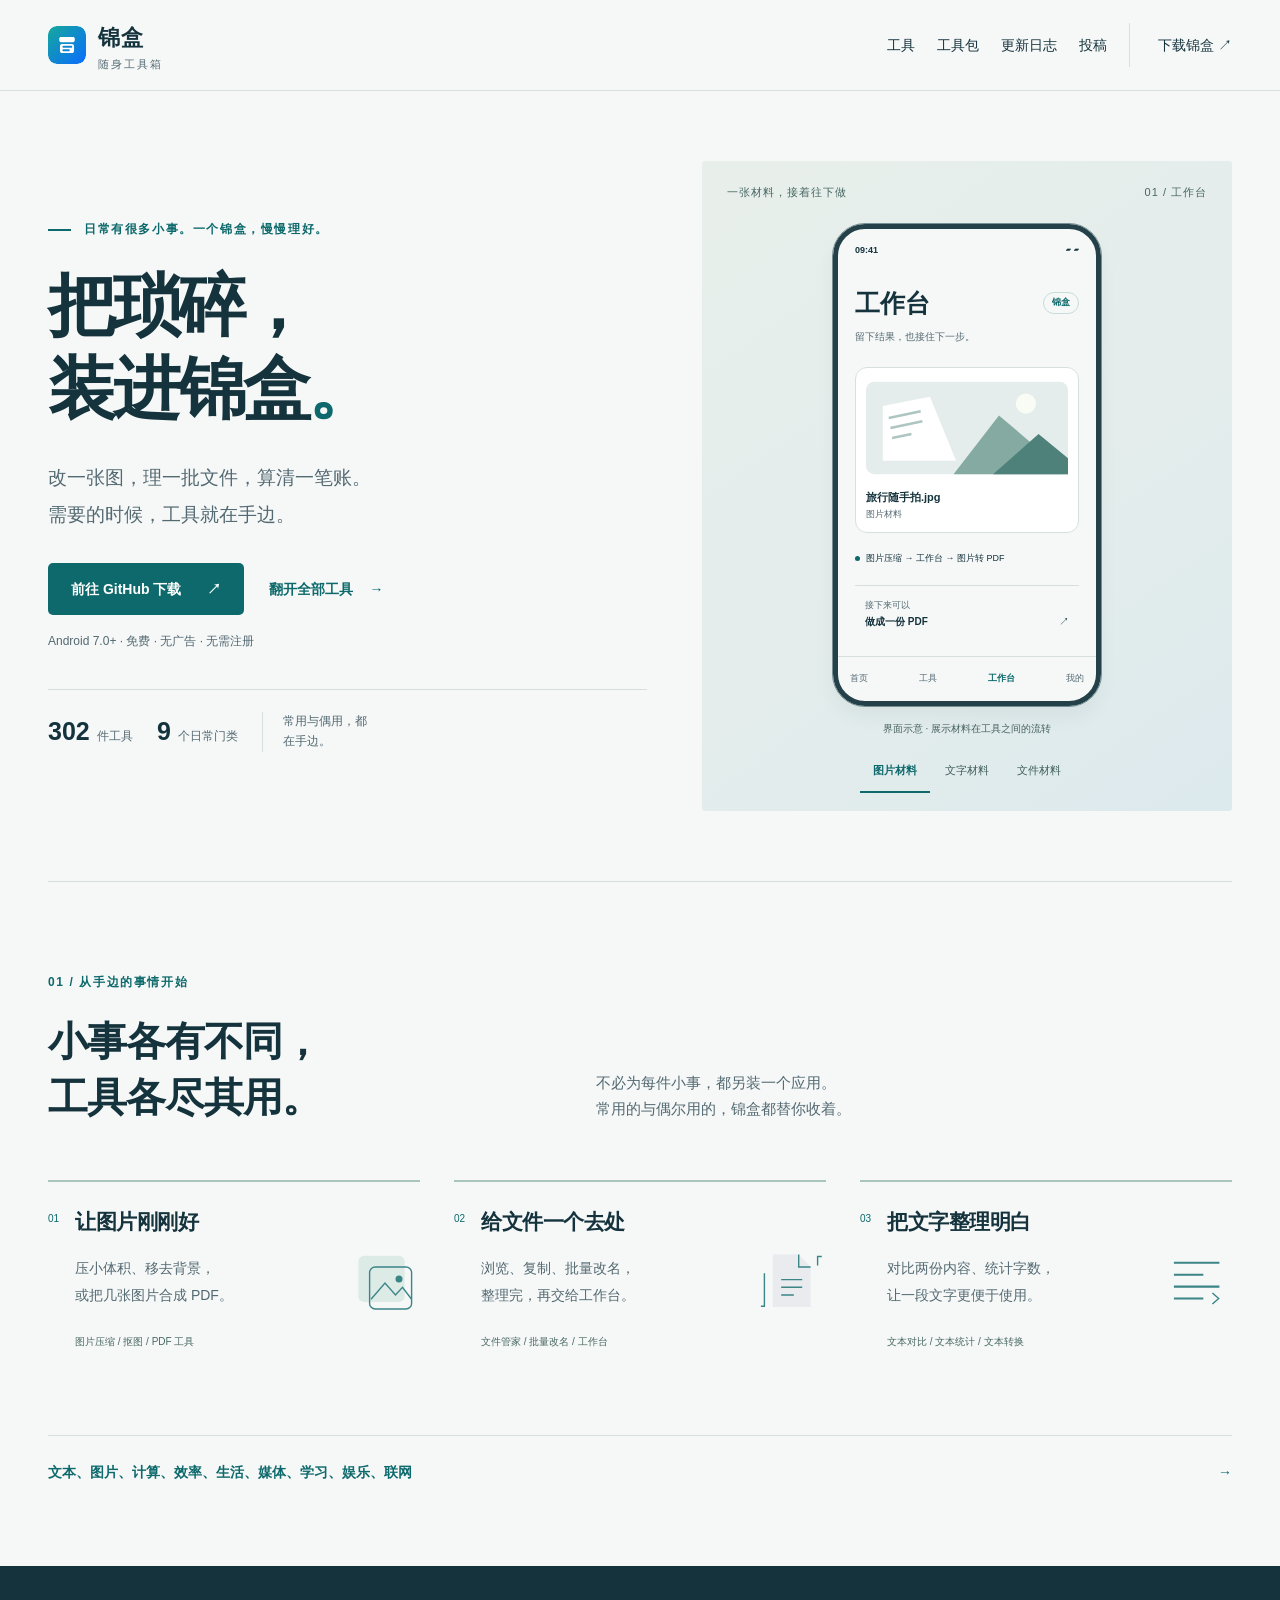
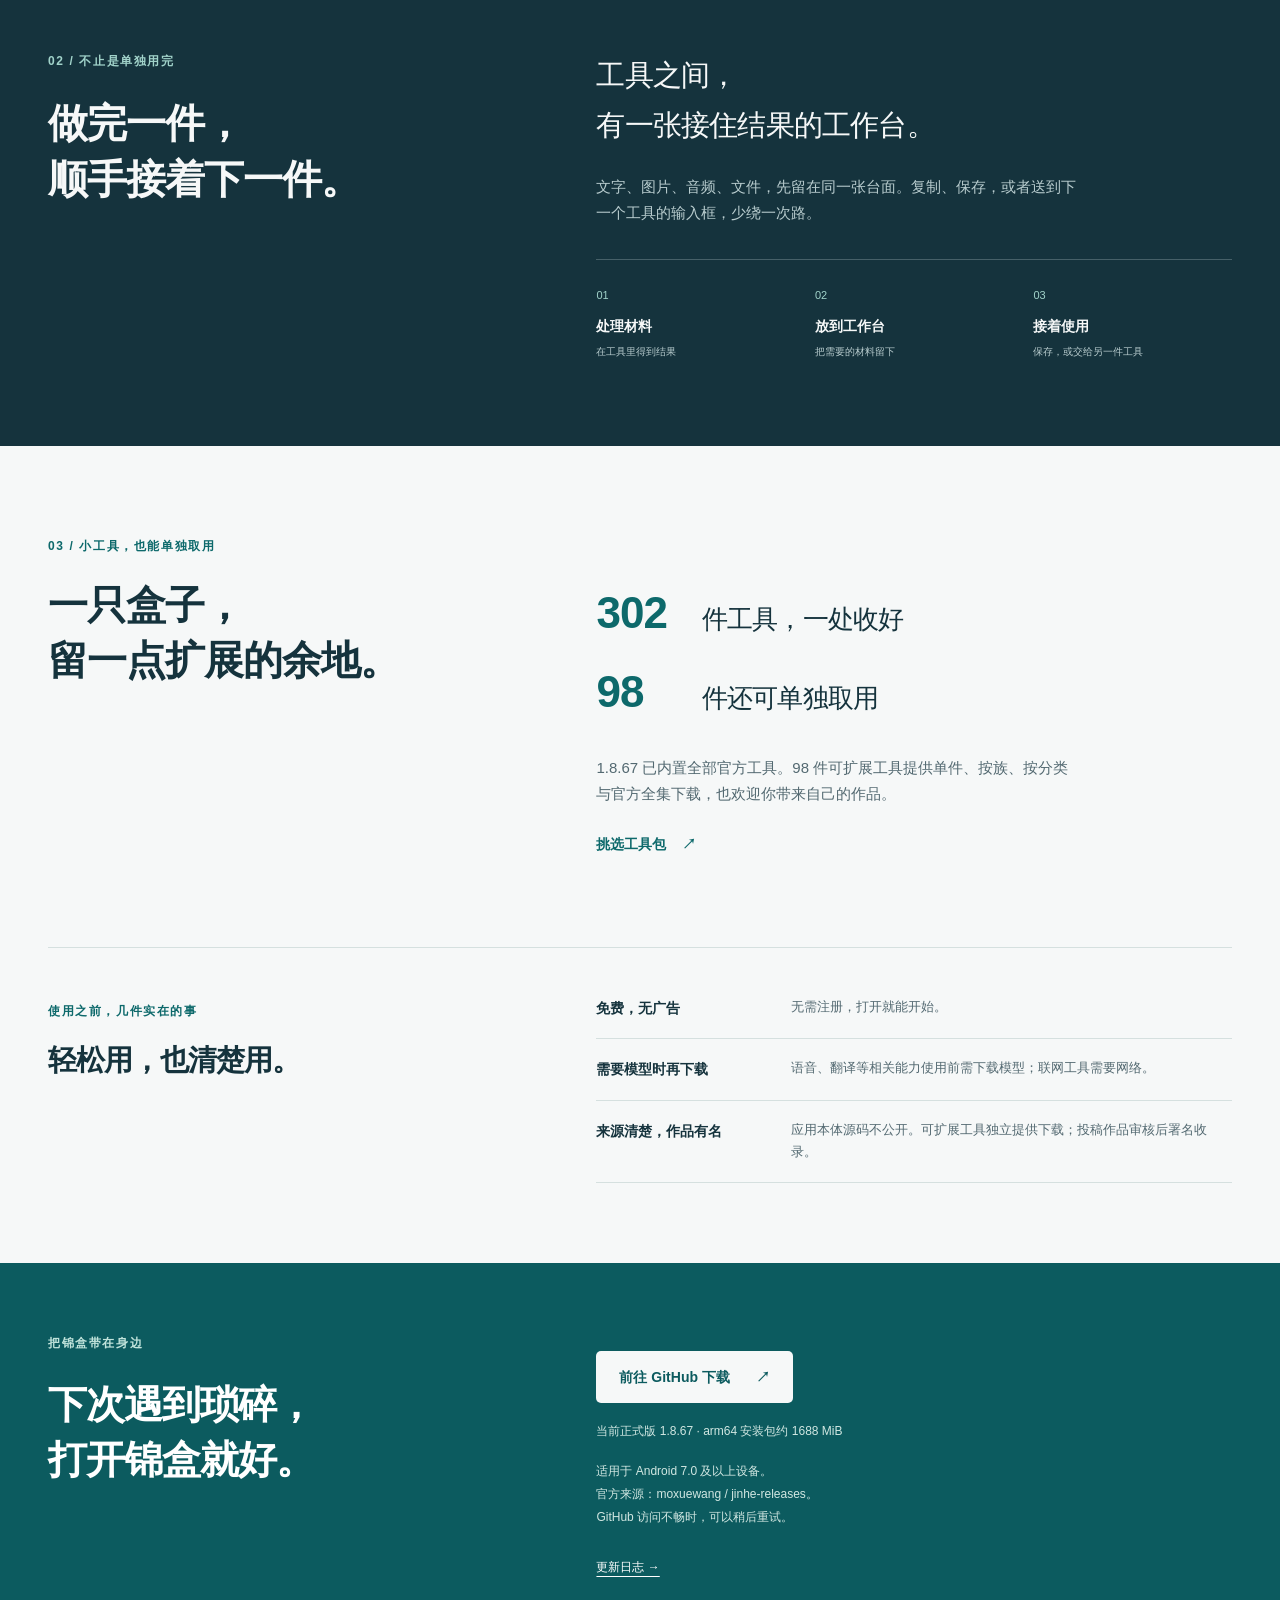
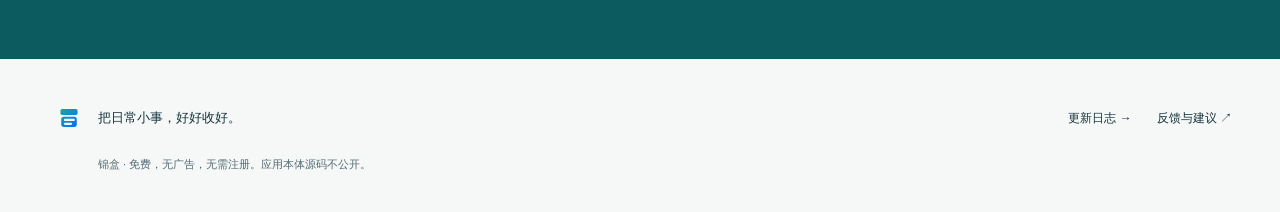
<file: index.html>
<!doctype html>
<html lang="zh-CN"><head><meta charset="utf-8"><meta name="viewport" content="width=device-width, initial-scale=1"><meta name="theme-color" content="#F6F8F8"><meta name="description" content="锦盒是一款 Android 随身工具箱。302 件工具，涵盖文本、图片、文件、计算与生活；工作台连接处理结果，免费无广告。"><title>锦盒 · 把琐碎，装进锦盒。</title><link rel="icon" type="image/svg+xml" href="assets/jinhe-icon.svg"><link rel="stylesheet" href="site.css"><script defer src="site.js"></script></head><body><a class="skip-link" href="#main">跳到主要内容</a><header class="site-header"><div class="wrap nav"><a class="brand" href="index.html" aria-label="锦盒首页"><img src="assets/jinhe-icon.svg" width="38" height="38" alt=""><span>锦盒<span class="brand-sub">随身工具箱</span></span></a><nav aria-label="主导航"><a href="tools.html">工具</a><a href="downloads.html">工具包</a><a href="changelog.html">更新日志</a><a href="contribute.html">投稿</a><a class="nav-download" href="index.html#download">下载锦盒 ↗</a></nav></div></header>
<main id="main"><section class="hero wrap" aria-labelledby="hero-title"><div class="hero-copy"><p class="eyebrow"><span class="small-line"></span> 日常有很多小事。一个锦盒，慢慢理好。</p><h1 id="hero-title">把琐碎，<br>装进锦盒<span class="teal">。</span></h1><p class="hero-intro">改一张图，理一批文件，算清一笔账。<br>需要的时候，工具就在手边。</p><div class="actions"><a class="button" data-download href="https://github.com/moxuewang/jinhe-releases/releases/latest">前往 GitHub 下载 <span aria-hidden="true">↗</span></a><a class="text-link" href="tools.html">翻开全部工具 <span aria-hidden="true">→</span></a></div><p class="hero-meta">Android 7.0+ · 免费 · 无广告 · 无需注册</p><div class="hero-count"><span><b>302</b> 件工具</span><span><b>9</b> 个日常门类</span><span>常用与偶用，都在手边。</span></div></div>
<figure class="hero-visual"><div class="visual-top"><span>一张材料，接着往下做</span><span class="visual-number">01 / 工作台</span></div><div class="phone"><div class="phone-status" aria-hidden="true"><span>09:41</span><span>▰ ▰</span></div><div class="phone-title"><span>工作台</span><span class="phone-badge">锦盒</span></div><p class="phone-description">留下结果，也接住下一步。</p><div class="material-sheet"><svg viewBox="0 0 240 110" aria-hidden="true"><rect width="240" height="110" rx="10" fill="#e4edeb"/><path d="M20 94V29L76 18l31 76z" fill="#fff"/><path d="M27 43l38-8m-36 20 38-8m-36 20 23-5" stroke="#adc6c1" stroke-width="3"/><path d="M104 110l54-70 82 70" fill="#84aaa2"/><path d="M151 110l54-48 35 29v19" fill="#4f817b"/><circle cx="190" cy="26" r="12" fill="#f9fbf5"/></svg><div class="material-label"><b id="demo-name">旅行随手拍.jpg</b><span id="demo-type">图片材料</span></div></div><div class="demo-route"><span class="route-dot"></span><span id="demo-route">图片压缩 → 工作台 → 图片转 PDF</span></div><div class="phone-next"><span>接下来可以</span><strong id="demo-next">做成一份 PDF</strong><span aria-hidden="true">↗</span></div><div class="phone-bottom" aria-hidden="true"><span>首页</span><span>工具</span><b>工作台</b><span>我的</span></div></div><figcaption>界面示意 · 展示材料在工具之间的流转</figcaption><div class="demo-switch" role="group" aria-label="切换材料流转示例"><button type="button" data-demo="image" aria-pressed="true">图片材料</button><button type="button" data-demo="text" aria-pressed="false">文字材料</button><button type="button" data-demo="file" aria-pressed="false">文件材料</button></div><p class="sr-only" id="demo-status" aria-live="polite"></p></figure></section>
<section class="chapter wrap" aria-labelledby="daily-title"><div class="section-heading"><p class="eyebrow">01 / 从手边的事情开始</p><h2 id="daily-title">小事各有不同，<br>工具各尽其用。</h2><p>不必为每件小事，都另装一个应用。<br>常用的与偶尔用的，锦盒都替你收着。</p></div><div class="tool-stories"><a class="story" href="tools.html?cat=图片"><span class="story-index">01</span><div><h3>让图片刚刚好</h3><p>压小体积、移去背景，<br>或把几张图片合成 PDF。</p><span class="story-tags">图片压缩 / 抠图 / PDF 工具</span></div><svg viewBox="0 0 100 100" aria-hidden="true"><rect x="12" y="14" width="66" height="66" rx="8" fill="#d8e8e4"/><rect x="28" y="30" width="60" height="60" rx="8" fill="none" stroke="currentColor" stroke-width="2"/><path d="M30 76l20-23 15 17 10-11 13 17" fill="none" stroke="currentColor" stroke-width="2"/><circle cx="70" cy="47" r="5" fill="currentColor"/></svg></a><a class="story" href="tools.html?q=文件"><span class="story-index">02</span><div><h3>给文件一个去处</h3><p>浏览、复制、批量改名，<br>整理完，再交给工作台。</p><span class="story-tags">文件管家 / 批量改名 / 工作台</span></div><svg viewBox="0 0 100 100" aria-hidden="true"><path d="M24 12h37l17 18v57H24z" fill="#e6e9ee"/><path d="M61 12v18h17M36 48h30M36 59h30M36 70h18" fill="none" stroke="currentColor" stroke-width="2"/><path d="M12 39v47h-5m81-58V15h6" fill="none" stroke="currentColor" stroke-width="2"/></svg></a><a class="story" href="tools.html?cat=文本"><span class="story-index">03</span><div><h3>把文字整理明白</h3><p>对比两份内容、统计字数，<br>让一段文字更便于使用。</p><span class="story-tags">文本对比 / 文本统计 / 文本转换</span></div><svg viewBox="0 0 100 100" aria-hidden="true"><path d="M17 24h65M17 41h42M17 58h65M17 75h42" stroke="currentColor" stroke-width="3"/><path d="M72 67l9 8-9 8" fill="none" stroke="currentColor" stroke-width="2"/></svg></a></div><a class="text-link directory-link" href="tools.html">文本、图片、计算、效率、生活、媒体、学习、娱乐、联网 <span aria-hidden="true">→</span></a></section>
<section class="workbench-section"><div class="wrap workbench-layout"><div><p class="eyebrow">02 / 不止是单独用完</p><h2>做完一件，<br>顺手接着下一件。</h2></div><div class="workbench-body"><p class="large-copy">工具之间，<br>有一张接住结果的工作台。</p><p>文字、图片、音频、文件，先留在同一张台面。复制、保存，或者送到下一个工具的输入框，少绕一次路。</p><ol class="flow"><li><span>01</span><strong>处理材料</strong><small>在工具里得到结果</small></li><li><span>02</span><strong>放到工作台</strong><small>把需要的材料留下</small></li><li><span>03</span><strong>接着使用</strong><small>保存，或交给另一件工具</small></li></ol></div></div></section>
<section class="chapter wrap plugin-section"><div class="section-heading"><p class="eyebrow">03 / 小工具，也能单独取用</p><h2>一只盒子，<br>留一点扩展的余地。</h2></div><div class="plugin-copy"><p class="large-copy"><strong>302</strong> 件工具，一处收好<br><strong>98</strong> 件还可单独取用</p><p>1.8.67 已内置全部官方工具。98 件可扩展工具提供单件、按族、按分类与官方全集下载，也欢迎你带来自己的作品。</p><a class="text-link" href="downloads.html">挑选工具包 <span aria-hidden="true">↗</span></a></div></section>
<section class="principles wrap" aria-label="使用说明"><div><span class="eyebrow">使用之前，几件实在的事</span><h2>轻松用，也清楚用。</h2></div><dl><div><dt>免费，无广告</dt><dd>无需注册，打开就能开始。</dd></div><div><dt>需要模型时再下载</dt><dd>语音、翻译等相关能力使用前需下载模型；联网工具需要网络。</dd></div><div><dt>来源清楚，作品有名</dt><dd>应用本体源码不公开。可扩展工具独立提供下载；投稿作品审核后署名收录。</dd></div></dl></section>
<section class="download-section" id="download"><div class="wrap download-layout"><div><p class="eyebrow">把锦盒带在身边</p><h2>下次遇到琐碎，<br>打开锦盒就好。</h2></div><div class="download-detail"><a class="button light" data-download href="https://github.com/moxuewang/jinhe-releases/releases/latest">前往 GitHub 下载 <span aria-hidden="true">↗</span></a><p id="release-meta">当前正式版 1.8.67 · arm64 安装包约 1688 MiB</p><p>适用于 Android 7.0 及以上设备。<br>官方来源：moxuewang / jinhe-releases。<br>GitHub 访问不畅时，可以稍后重试。</p><a class="download-record" href="changelog.html">更新日志 →</a></div></div></section></main><footer class="footer wrap"><a class="footer-brand" href="index.html"><img src="assets/jinhe-mark.svg" width="42" height="42" alt="">把日常小事，好好收好。</a><div><a href="changelog.html">更新日志 →</a><a href="mailto:moxuewang@qq.com">反馈与建议 ↗</a></div><p>锦盒 · 免费，无广告，无需注册。应用本体源码不公开。</p></footer></body></html>
</file>
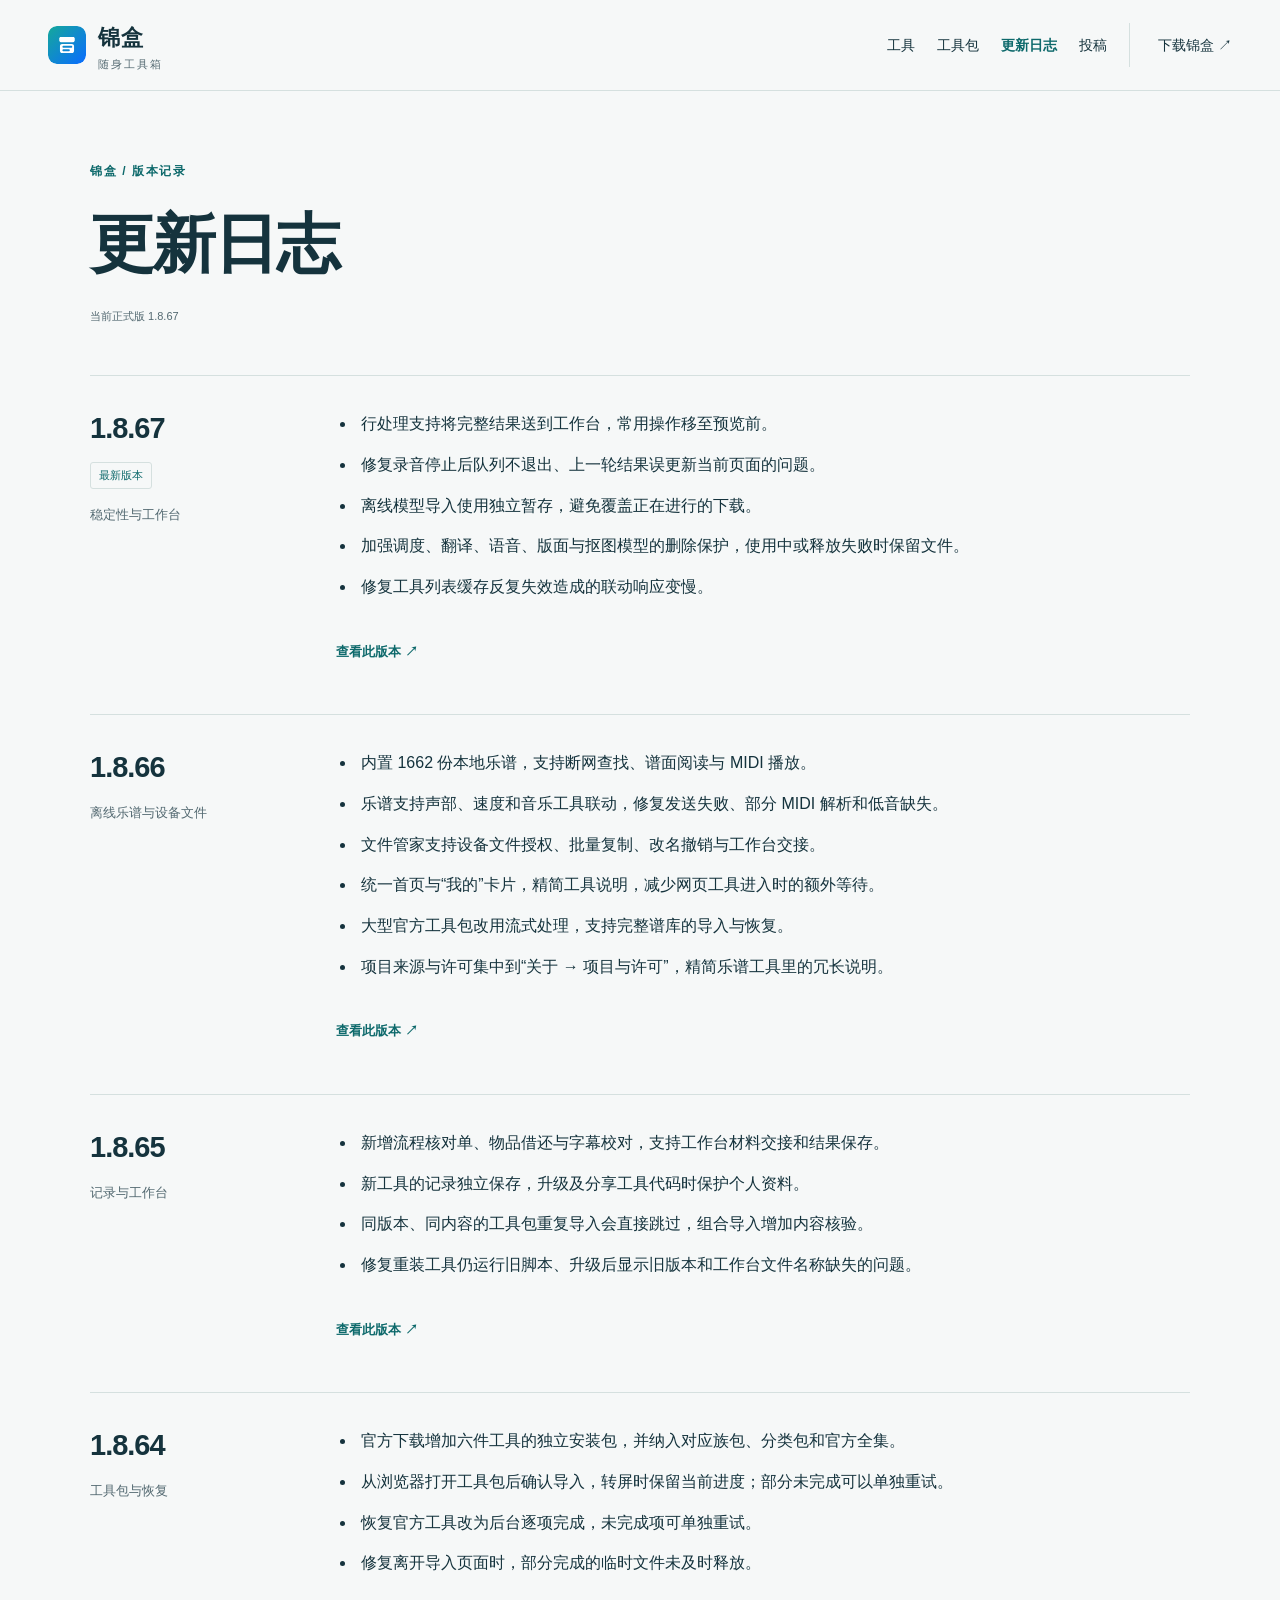
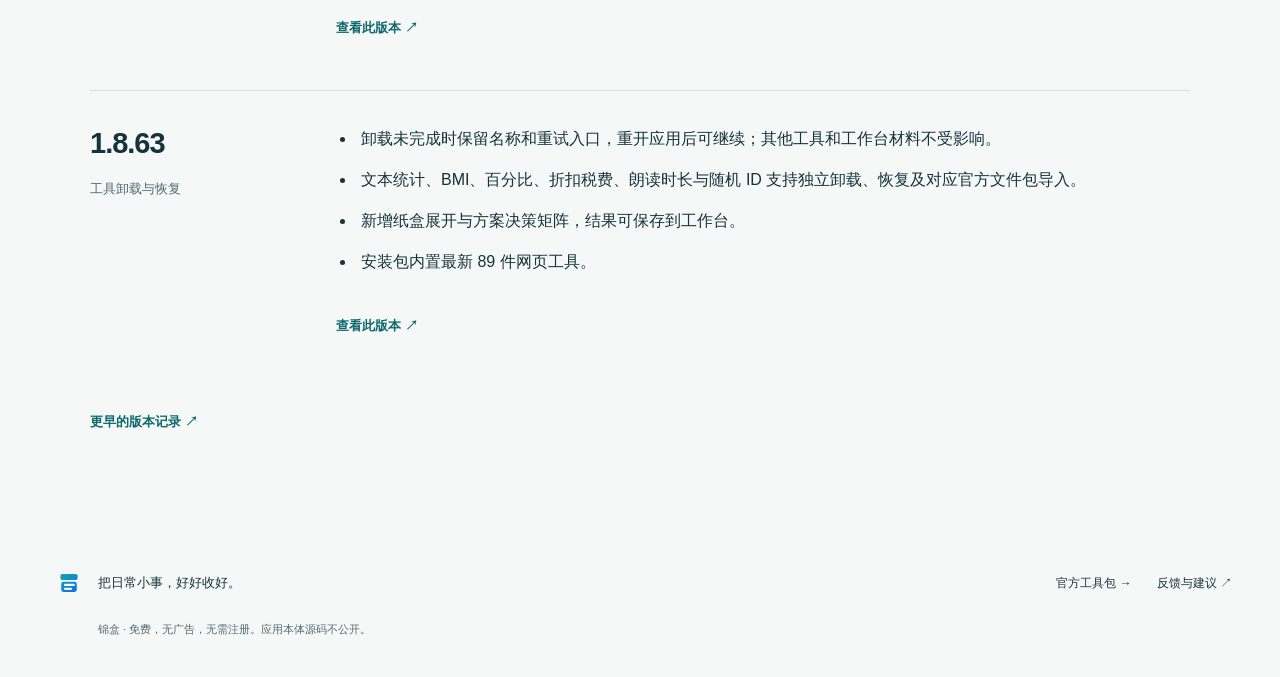
<file: changelog.html>
<!doctype html>
<html lang="zh-CN">
<head><meta charset="utf-8"><meta name="viewport" content="width=device-width,initial-scale=1"><meta name="theme-color" content="#F6F8F8"><meta name="description" content="锦盒正式版更新日志。"><title>更新日志 · 锦盒</title><link rel="icon" type="image/svg+xml" href="assets/jinhe-icon.svg"><link rel="stylesheet" href="site.css"></head>
<body><a class="skip-link" href="#main">跳到主要内容</a>
<header class="site-header"><div class="wrap nav"><a class="brand" href="index.html" aria-label="锦盒首页"><img src="assets/jinhe-icon.svg" width="38" height="38" alt=""><span>锦盒<span class="brand-sub">随身工具箱</span></span></a><nav aria-label="主导航"><a href="tools.html">工具</a><a href="downloads.html">工具包</a><a href="changelog.html" aria-current="page">更新日志</a><a href="contribute.html">投稿</a><a class="nav-download" href="index.html#download">下载锦盒 ↗</a></nav></div></header>
<main id="main" class="wrap changelog"><div class="changelog-heading"><p class="eyebrow">锦盒 / 版本记录</p><h1>更新日志</h1><p class="catalog-version">当前正式版 <span data-release-version>1.8.67</span></p></div>
<!-- RELEASE-ENTRIES -->
<article class="release-entry" id="v1.8.67"><header><h2>1.8.67</h2><span class="release-latest">最新版本</span><p>稳定性与工作台</p></header><div><ul><li>行处理支持将完整结果送到工作台，常用操作移至预览前。</li><li>修复录音停止后队列不退出、上一轮结果误更新当前页面的问题。</li><li>离线模型导入使用独立暂存，避免覆盖正在进行的下载。</li><li>加强调度、翻译、语音、版面与抠图模型的删除保护，使用中或释放失败时保留文件。</li><li>修复工具列表缓存反复失效造成的联动响应变慢。</li></ul><a class="text-link" href="https://github.com/moxuewang/jinhe-releases/releases/tag/v1.8.67">查看此版本 ↗</a></div></article>
<article class="release-entry" id="v1.8.66"><header><h2>1.8.66</h2><p>离线乐谱与设备文件</p></header><div><ul><li>内置 1662 份本地乐谱，支持断网查找、谱面阅读与 MIDI 播放。</li><li>乐谱支持声部、速度和音乐工具联动，修复发送失败、部分 MIDI 解析和低音缺失。</li><li>文件管家支持设备文件授权、批量复制、改名撤销与工作台交接。</li><li>统一首页与“我的”卡片，精简工具说明，减少网页工具进入时的额外等待。</li><li>大型官方工具包改用流式处理，支持完整谱库的导入与恢复。</li><li>项目来源与许可集中到“关于 → 项目与许可”，精简乐谱工具里的冗长说明。</li></ul><a class="text-link" href="https://github.com/moxuewang/jinhe-releases/releases/tag/v1.8.66">查看此版本 ↗</a></div></article>
<article class="release-entry" id="v1.8.65"><header><h2>1.8.65</h2><p>记录与工作台</p></header><div><ul><li>新增流程核对单、物品借还与字幕校对，支持工作台材料交接和结果保存。</li><li>新工具的记录独立保存，升级及分享工具代码时保护个人资料。</li><li>同版本、同内容的工具包重复导入会直接跳过，组合导入增加内容核验。</li><li>修复重装工具仍运行旧脚本、升级后显示旧版本和工作台文件名称缺失的问题。</li></ul><a class="text-link" href="https://github.com/moxuewang/jinhe-releases/releases/tag/v1.8.65">查看此版本 ↗</a></div></article>
<article class="release-entry" id="v1.8.64"><header><h2>1.8.64</h2><p>工具包与恢复</p></header><div><ul><li>官方下载增加六件工具的独立安装包，并纳入对应族包、分类包和官方全集。</li><li>从浏览器打开工具包后确认导入，转屏时保留当前进度；部分未完成可以单独重试。</li><li>恢复官方工具改为后台逐项完成，未完成项可单独重试。</li><li>修复离开导入页面时，部分完成的临时文件未及时释放。</li></ul><a class="text-link" href="https://github.com/moxuewang/jinhe-releases/releases/tag/v1.8.64">查看此版本 ↗</a></div></article>
<article class="release-entry" id="v1.8.63"><header><h2>1.8.63</h2><p>工具卸载与恢复</p></header><div><ul><li>卸载未完成时保留名称和重试入口，重开应用后可继续；其他工具和工作台材料不受影响。</li><li>文本统计、BMI、百分比、折扣税费、朗读时长与随机 ID 支持独立卸载、恢复及对应官方文件包导入。</li><li>新增纸盒展开与方案决策矩阵，结果可保存到工作台。</li><li>安装包内置最新 89 件网页工具。</li></ul><a class="text-link" href="https://github.com/moxuewang/jinhe-releases/releases/tag/v1.8.63">查看此版本 ↗</a></div></article>
<!-- /RELEASE-ENTRIES -->
<a class="text-link earlier-releases" href="https://github.com/moxuewang/jinhe-releases/releases">更早的版本记录 ↗</a></main>
<footer class="footer wrap"><a class="footer-brand" href="index.html"><img src="assets/jinhe-mark.svg" width="42" height="42" alt="">把日常小事，好好收好。</a><div><a href="downloads.html">官方工具包 →</a><a href="mailto:moxuewang@qq.com">反馈与建议 ↗</a></div><p>锦盒 · 免费，无广告，无需注册。应用本体源码不公开。</p></footer>
</body></html>
</file>
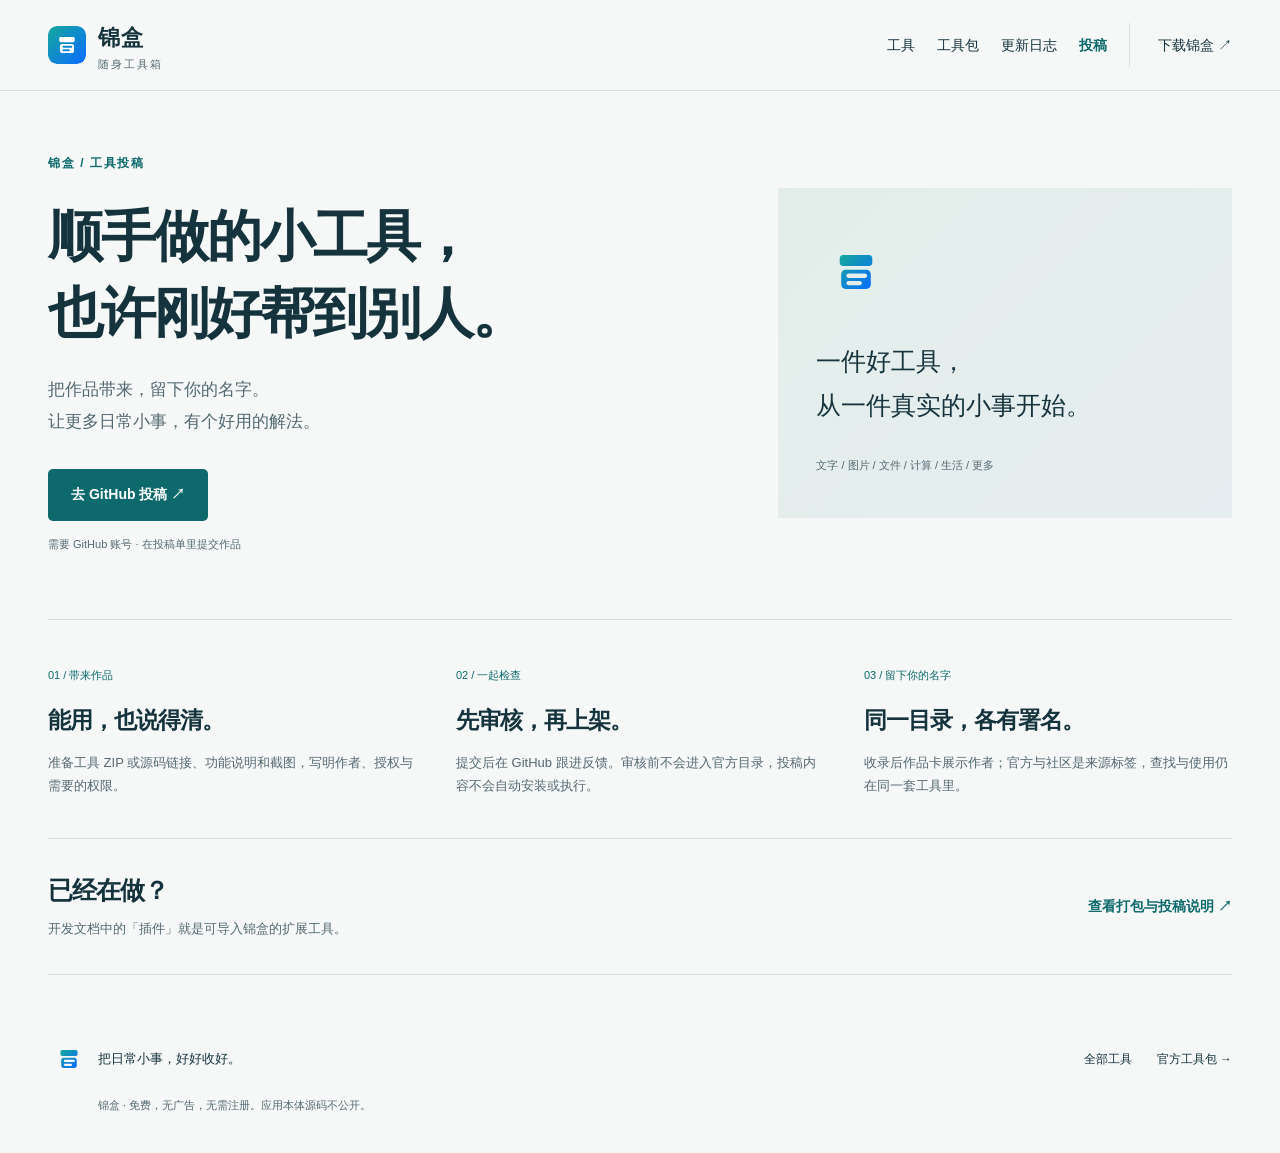
<file: contribute.html>
<!doctype html>
<html lang="zh-CN"><head><meta charset="utf-8"><meta name="viewport" content="width=device-width, initial-scale=1"><meta name="theme-color" content="#F6F8F8"><meta name="description" content="把你做的小工具带进锦盒。提交作品、作者信息和使用说明，经审核后进入同一工具目录。"><title>工具投稿 · 锦盒</title><link rel="icon" type="image/svg+xml" href="assets/jinhe-icon.svg"><link rel="stylesheet" href="site.css"></head><body><a class="skip-link" href="#main">跳到主要内容</a>
<header class="site-header"><div class="wrap nav"><a class="brand" href="index.html" aria-label="锦盒首页"><img src="assets/jinhe-icon.svg" width="38" height="38" alt=""><span>锦盒<span class="brand-sub">随身工具箱</span></span></a><nav aria-label="主导航"><a href="tools.html">工具</a><a href="downloads.html">工具包</a><a href="changelog.html">更新日志</a><a href="contribute.html" aria-current="page">投稿</a><a class="nav-download" href="index.html#download">下载锦盒 ↗</a></nav></div></header>
<main id="main" class="wrap contribute-main"><section class="contribute-hero"><div><p class="eyebrow">锦盒 / 工具投稿</p><h1>顺手做的小工具，<br>也许刚好帮到别人。</h1><p class="contribute-intro">把作品带来，留下你的名字。<br>让更多日常小事，有个好用的解法。</p><a class="button" id="submit-tool" href="https://github.com/moxuewang/jinhe-plugins/issues/new?template=submit-tool.yml">去 GitHub 投稿 ↗</a><p class="contribute-caption">需要 GitHub 账号 · 在投稿单里提交作品</p></div><div class="contribute-note"><img src="assets/jinhe-mark.svg" width="80" height="80" alt=""><p>一件好工具，<br>从一件真实的小事开始。</p><span>文字 / 图片 / 文件 / 计算 / 生活 / 更多</span></div></section>
<section class="contribute-steps" aria-label="投稿流程"><article><span>01 / 带来作品</span><h2>能用，也说得清。</h2><p>准备工具 ZIP 或源码链接、功能说明和截图，写明作者、授权与需要的权限。</p></article><article><span>02 / 一起检查</span><h2>先审核，再上架。</h2><p>提交后在 GitHub 跟进反馈。审核前不会进入官方目录，投稿内容不会自动安装或执行。</p></article><article><span>03 / 留下你的名字</span><h2>同一目录，各有署名。</h2><p>收录后作品卡展示作者；官方与社区是来源标签，查找与使用仍在同一套工具里。</p></article></section>
<section class="contribute-bottom"><div><h2>已经在做？</h2><p>开发文档中的「插件」就是可导入锦盒的扩展工具。</p></div><a class="text-link" href="https://github.com/moxuewang/jinhe-plugins#readme">查看打包与投稿说明 ↗</a></section></main>
<footer class="footer wrap"><a class="footer-brand" href="index.html"><img src="assets/jinhe-mark.svg" width="42" height="42" alt="">把日常小事，好好收好。</a><div><a href="tools.html">全部工具</a><a href="downloads.html">官方工具包 →</a></div><p>锦盒 · 免费，无广告，无需注册。应用本体源码不公开。</p></footer></body></html>
</file>
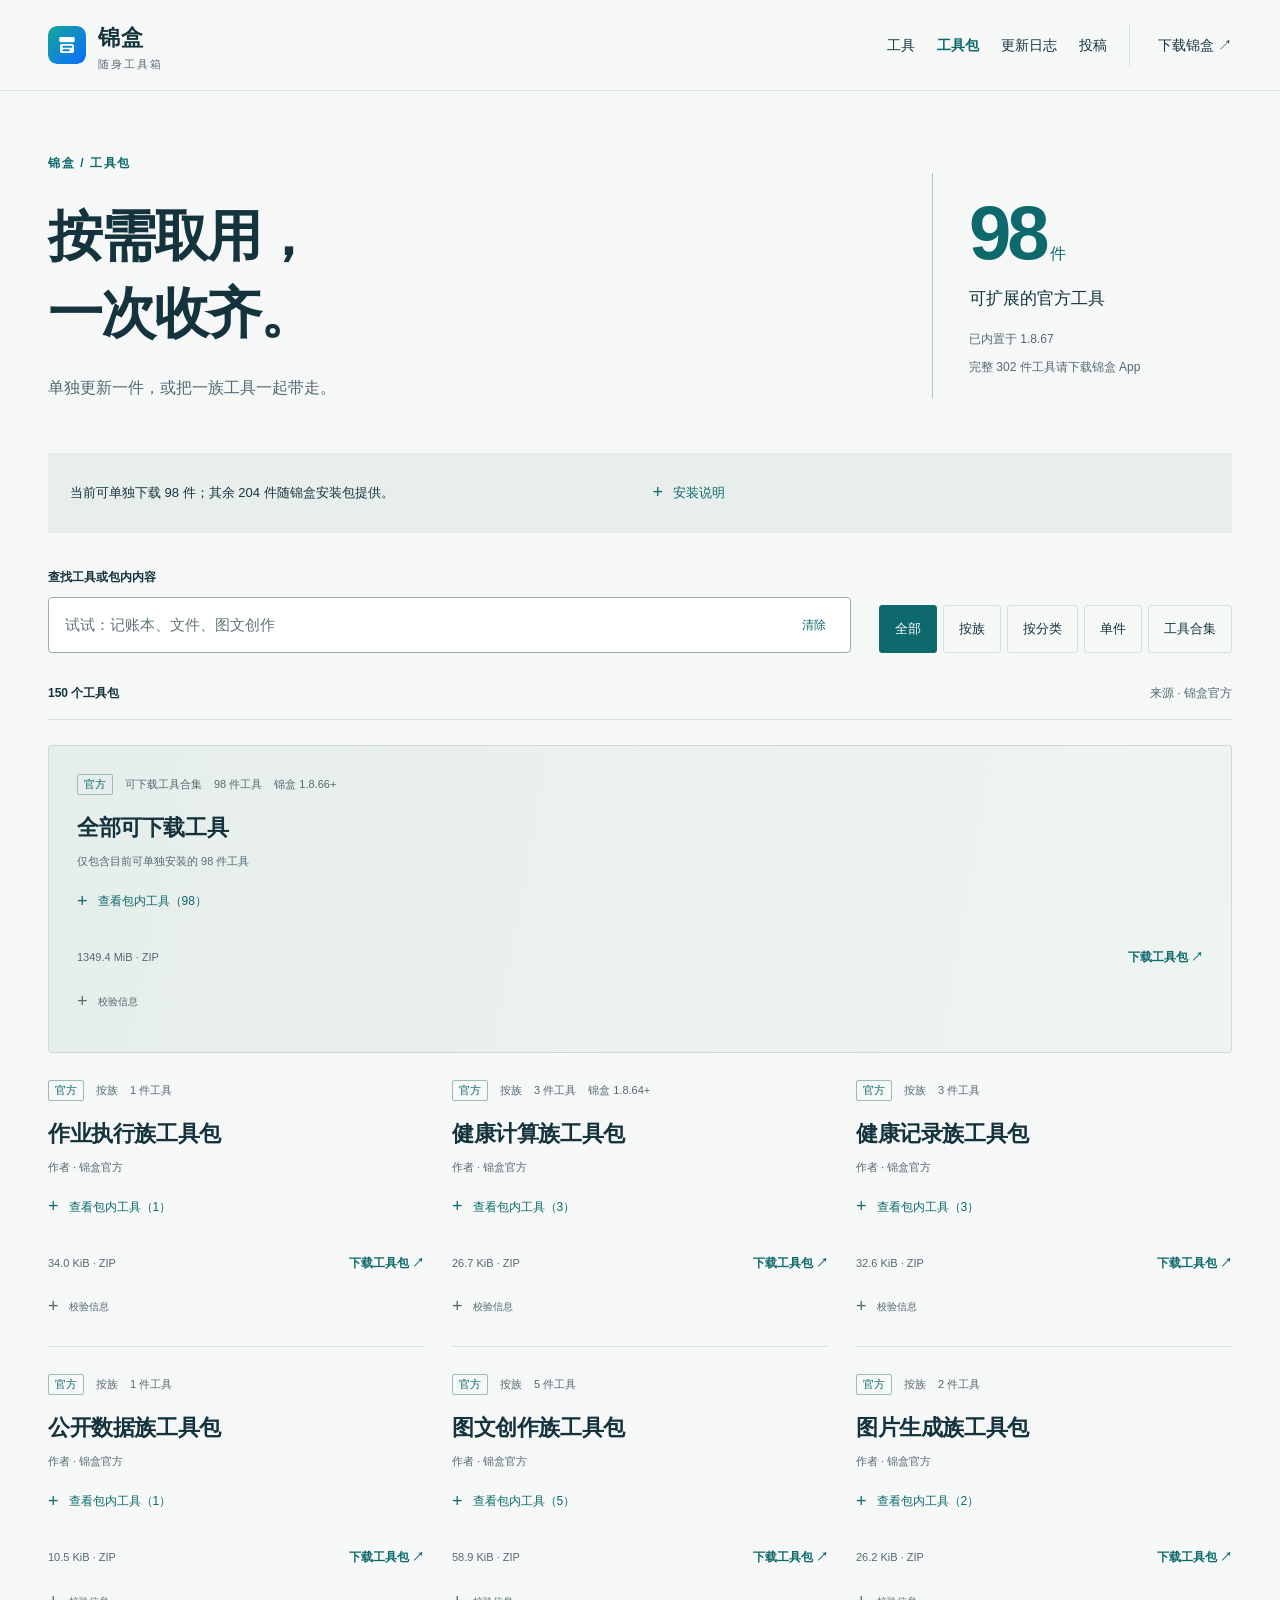
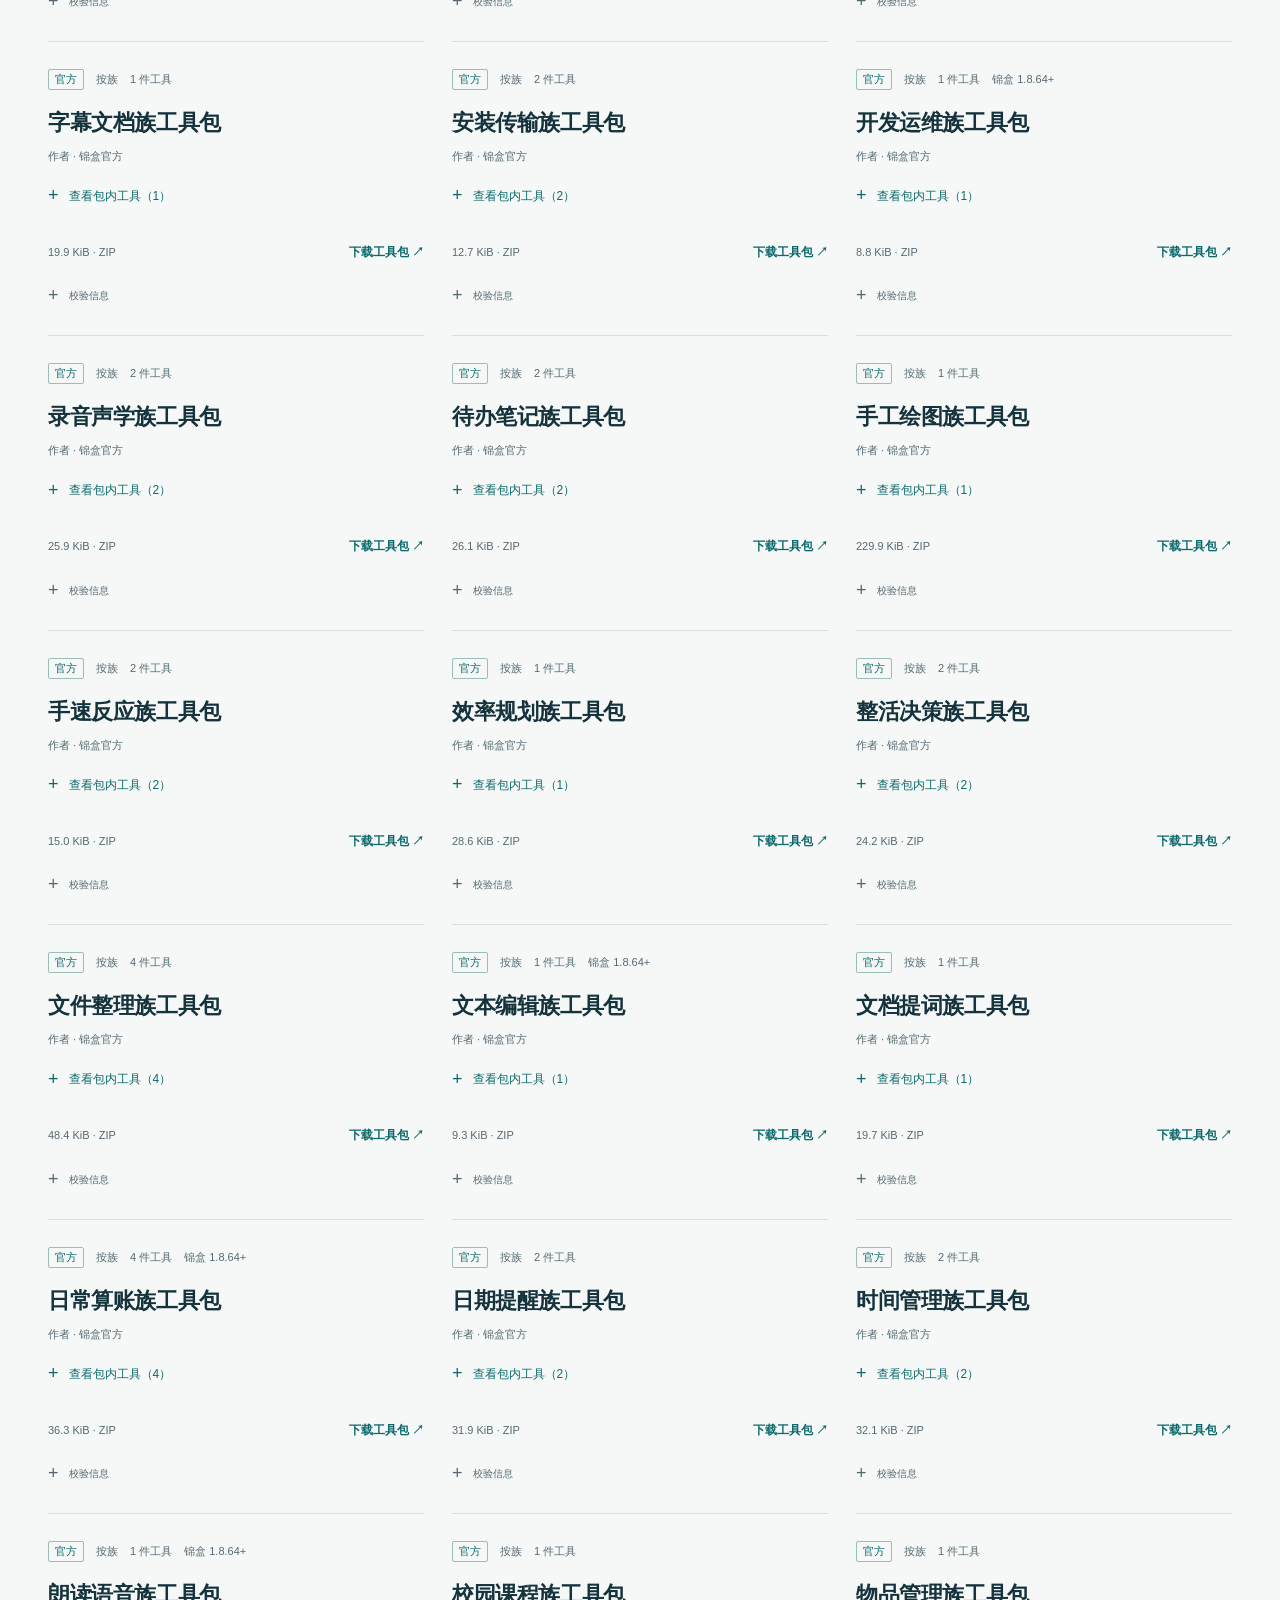
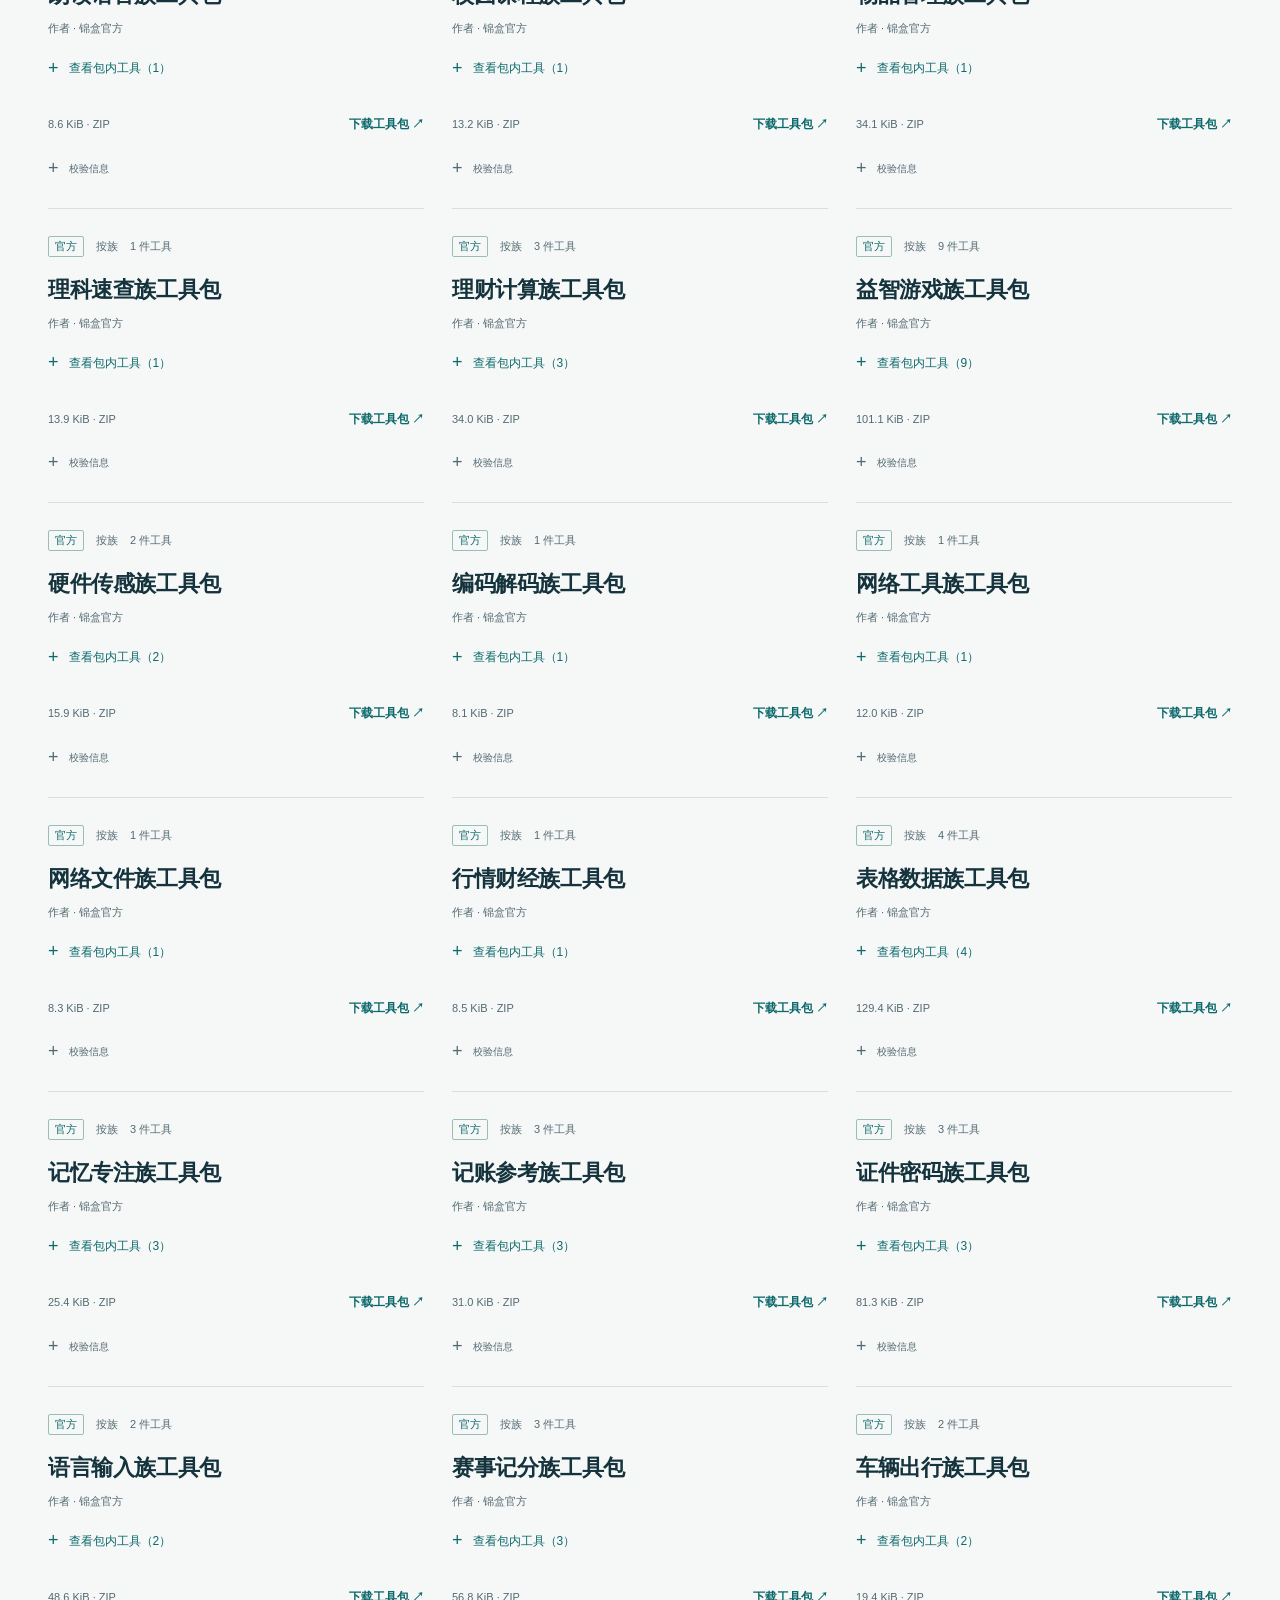
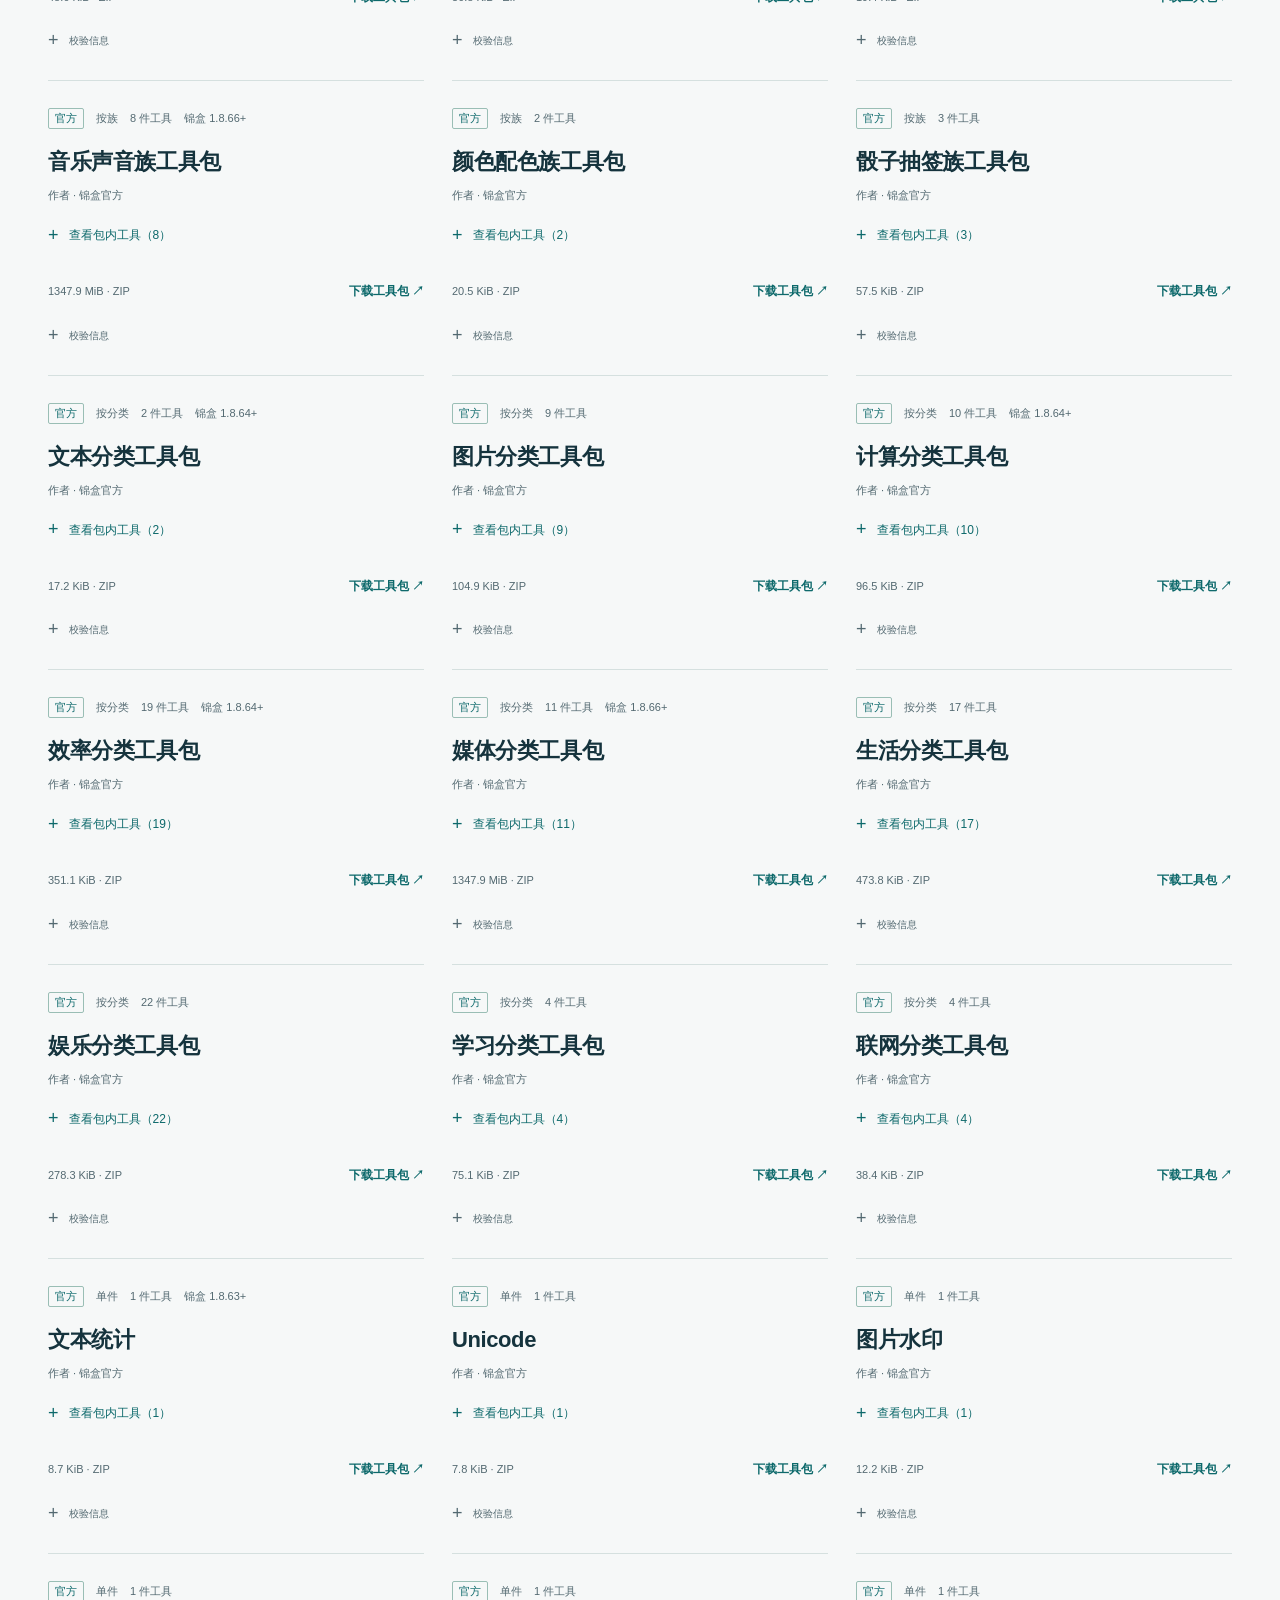
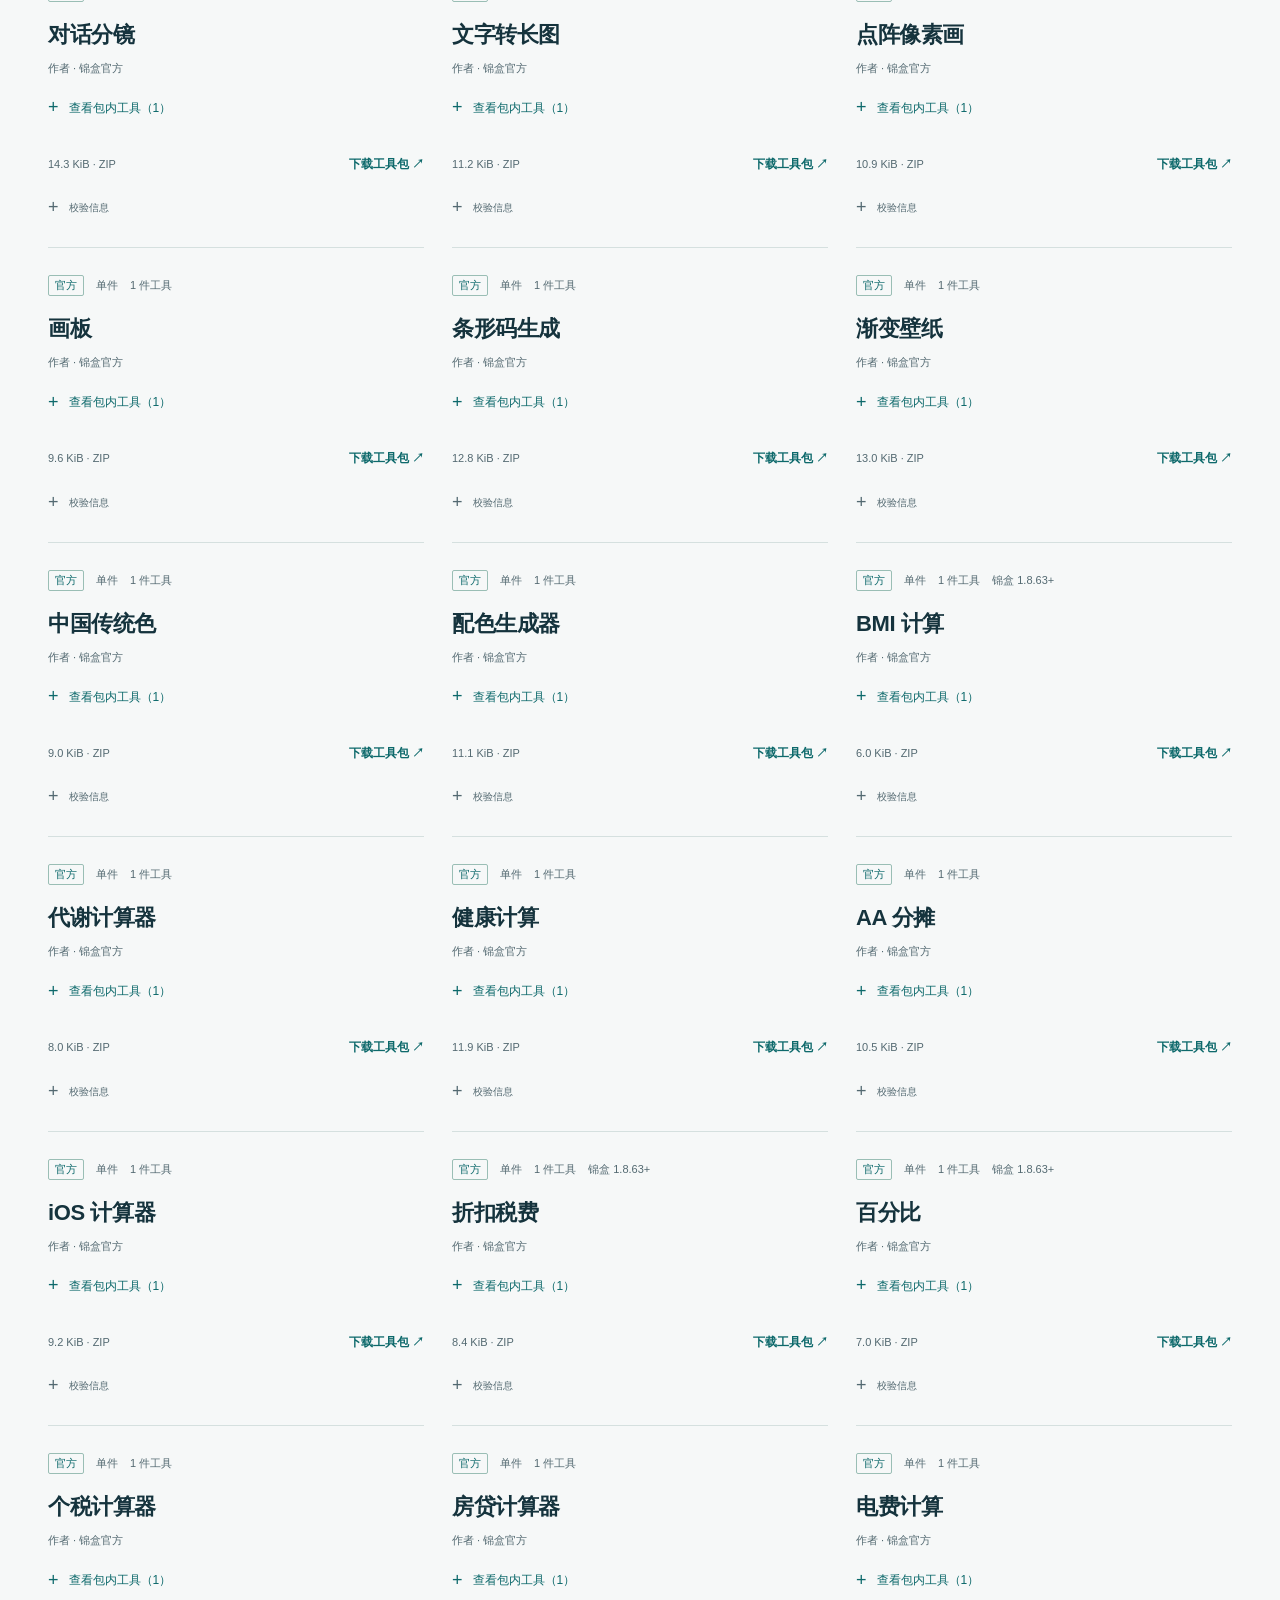
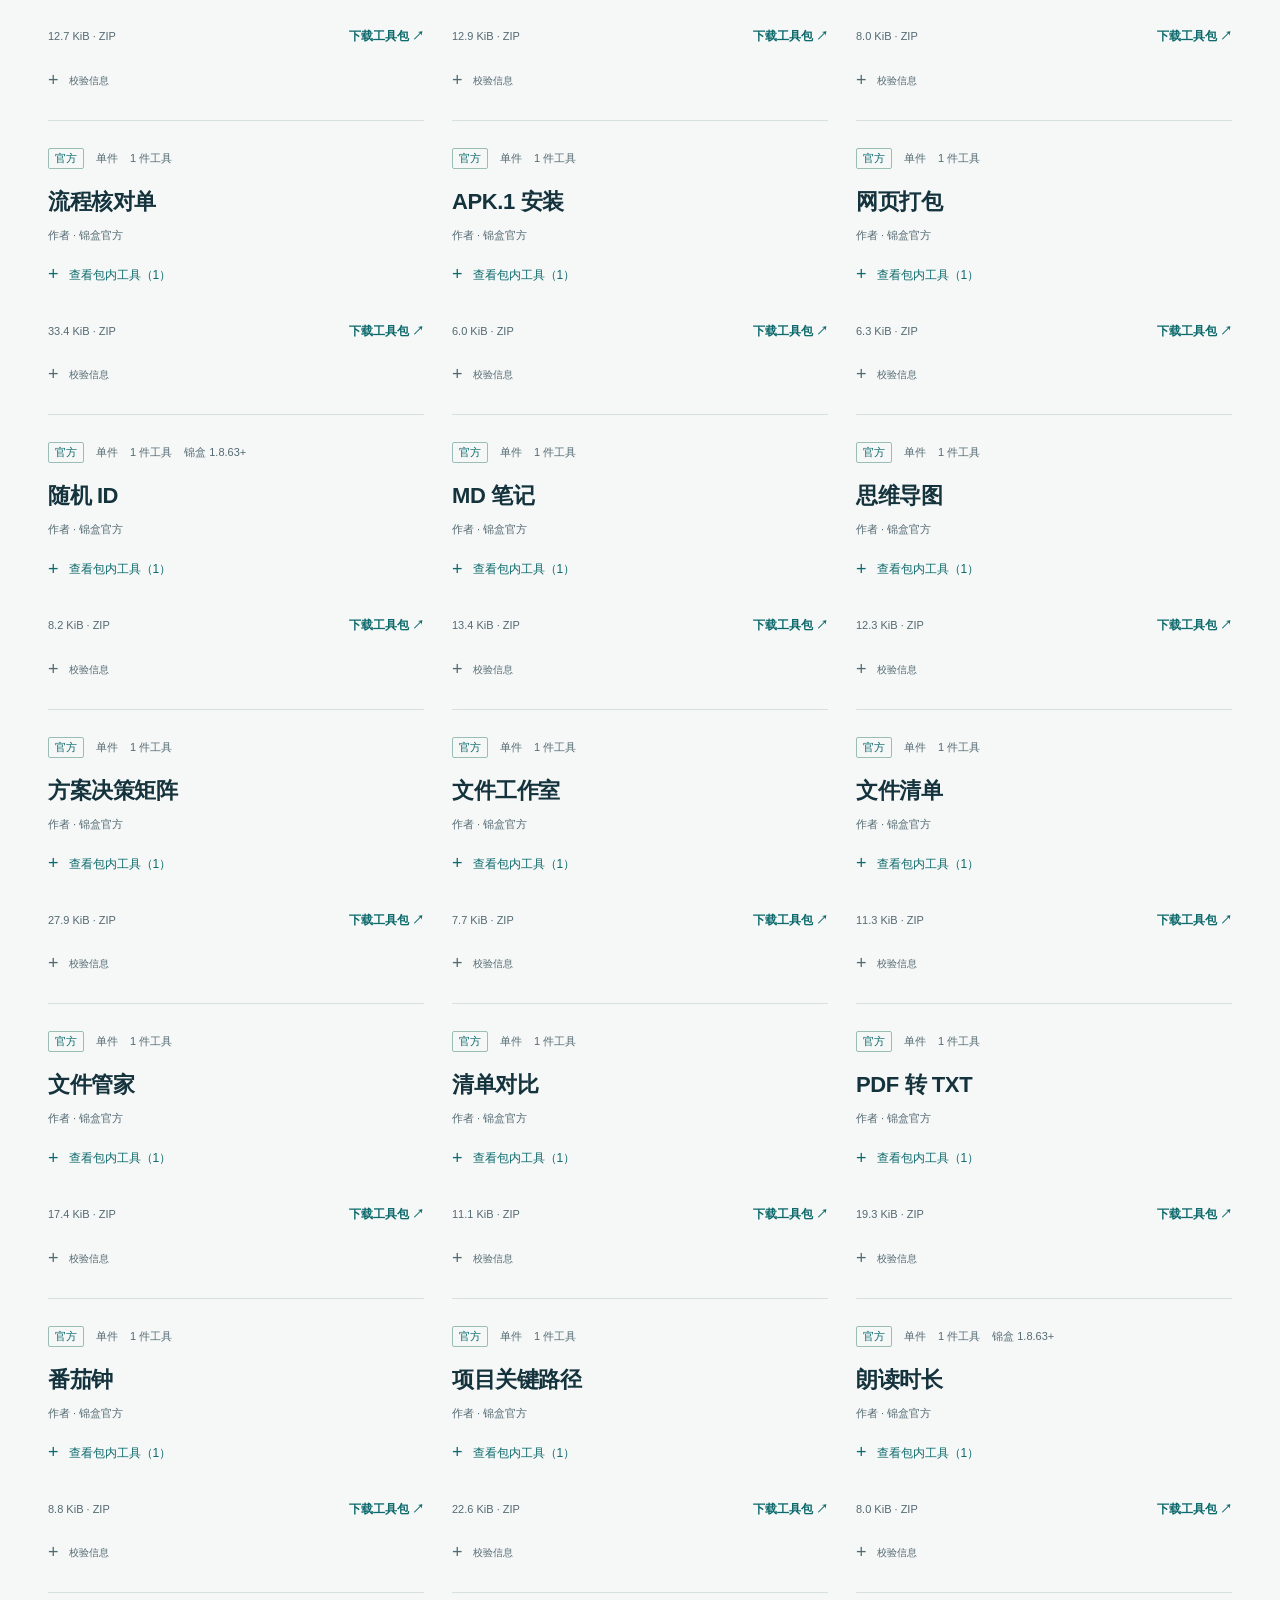
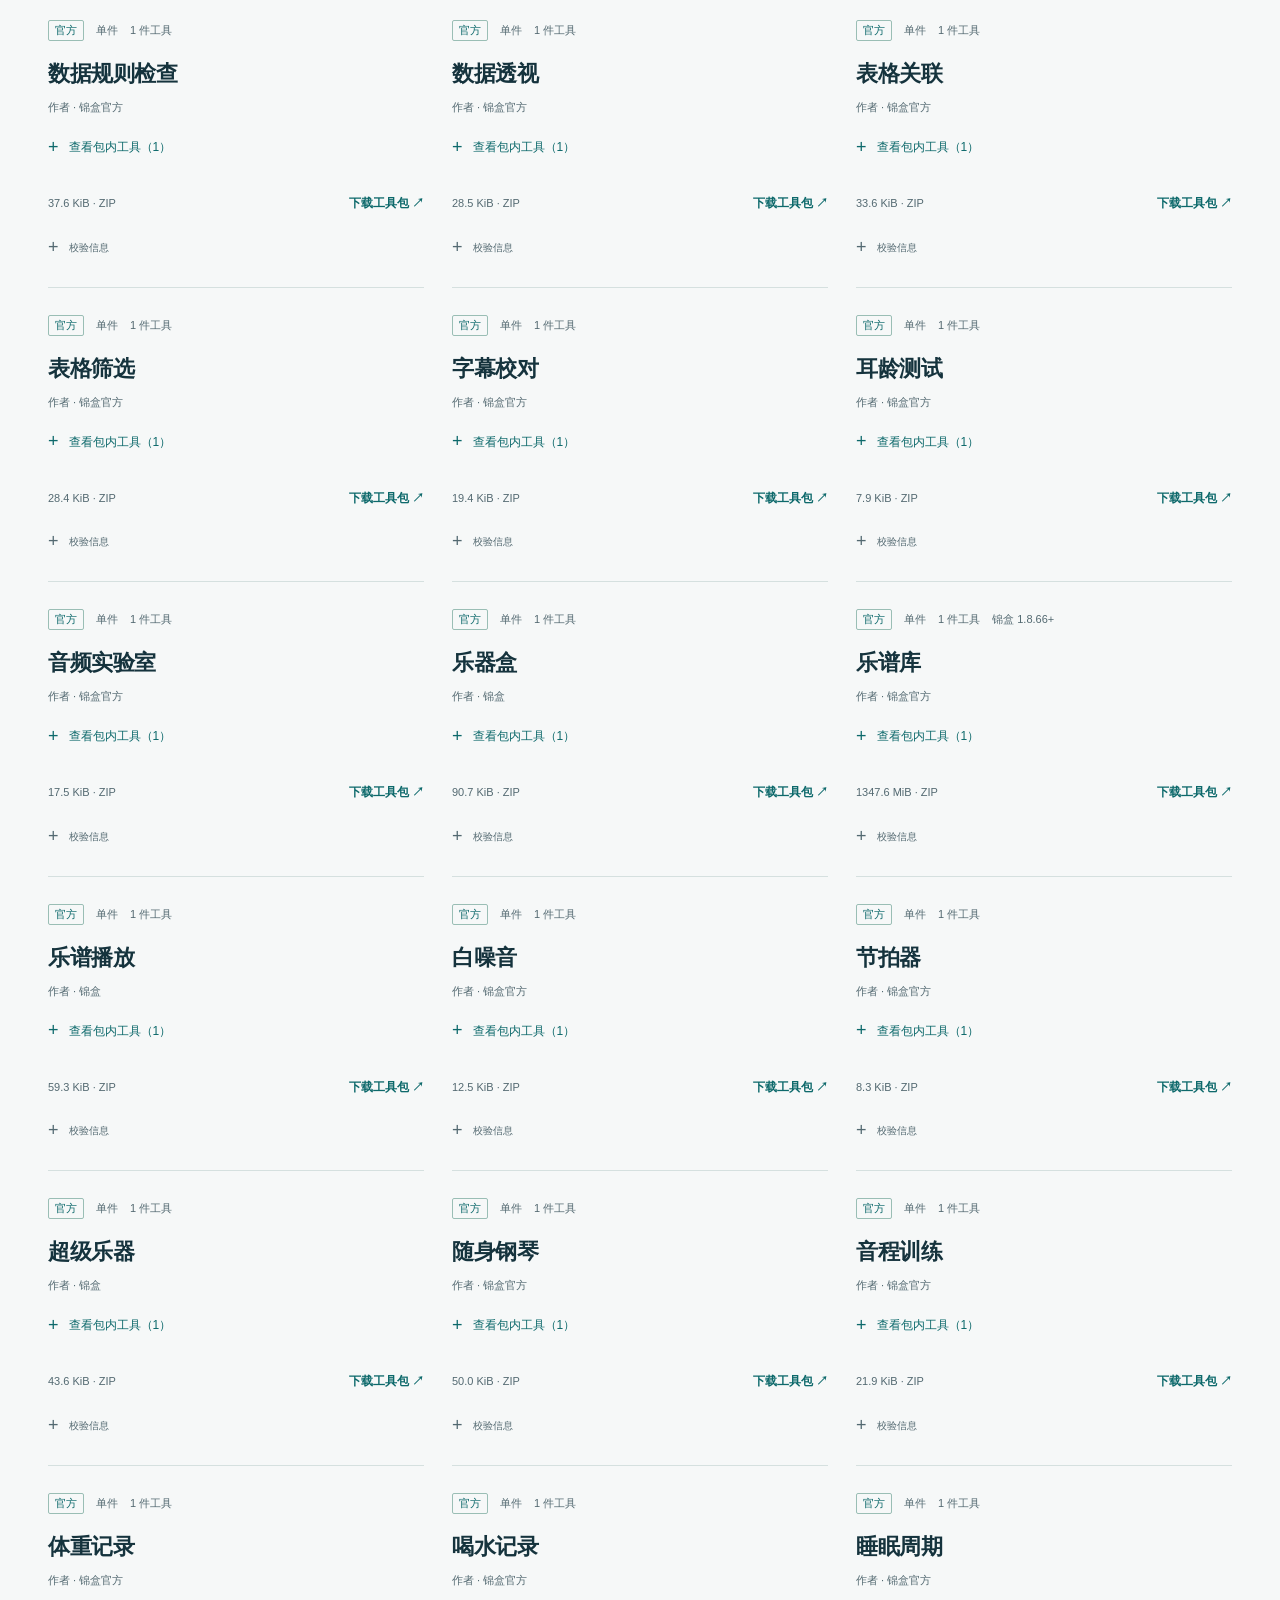
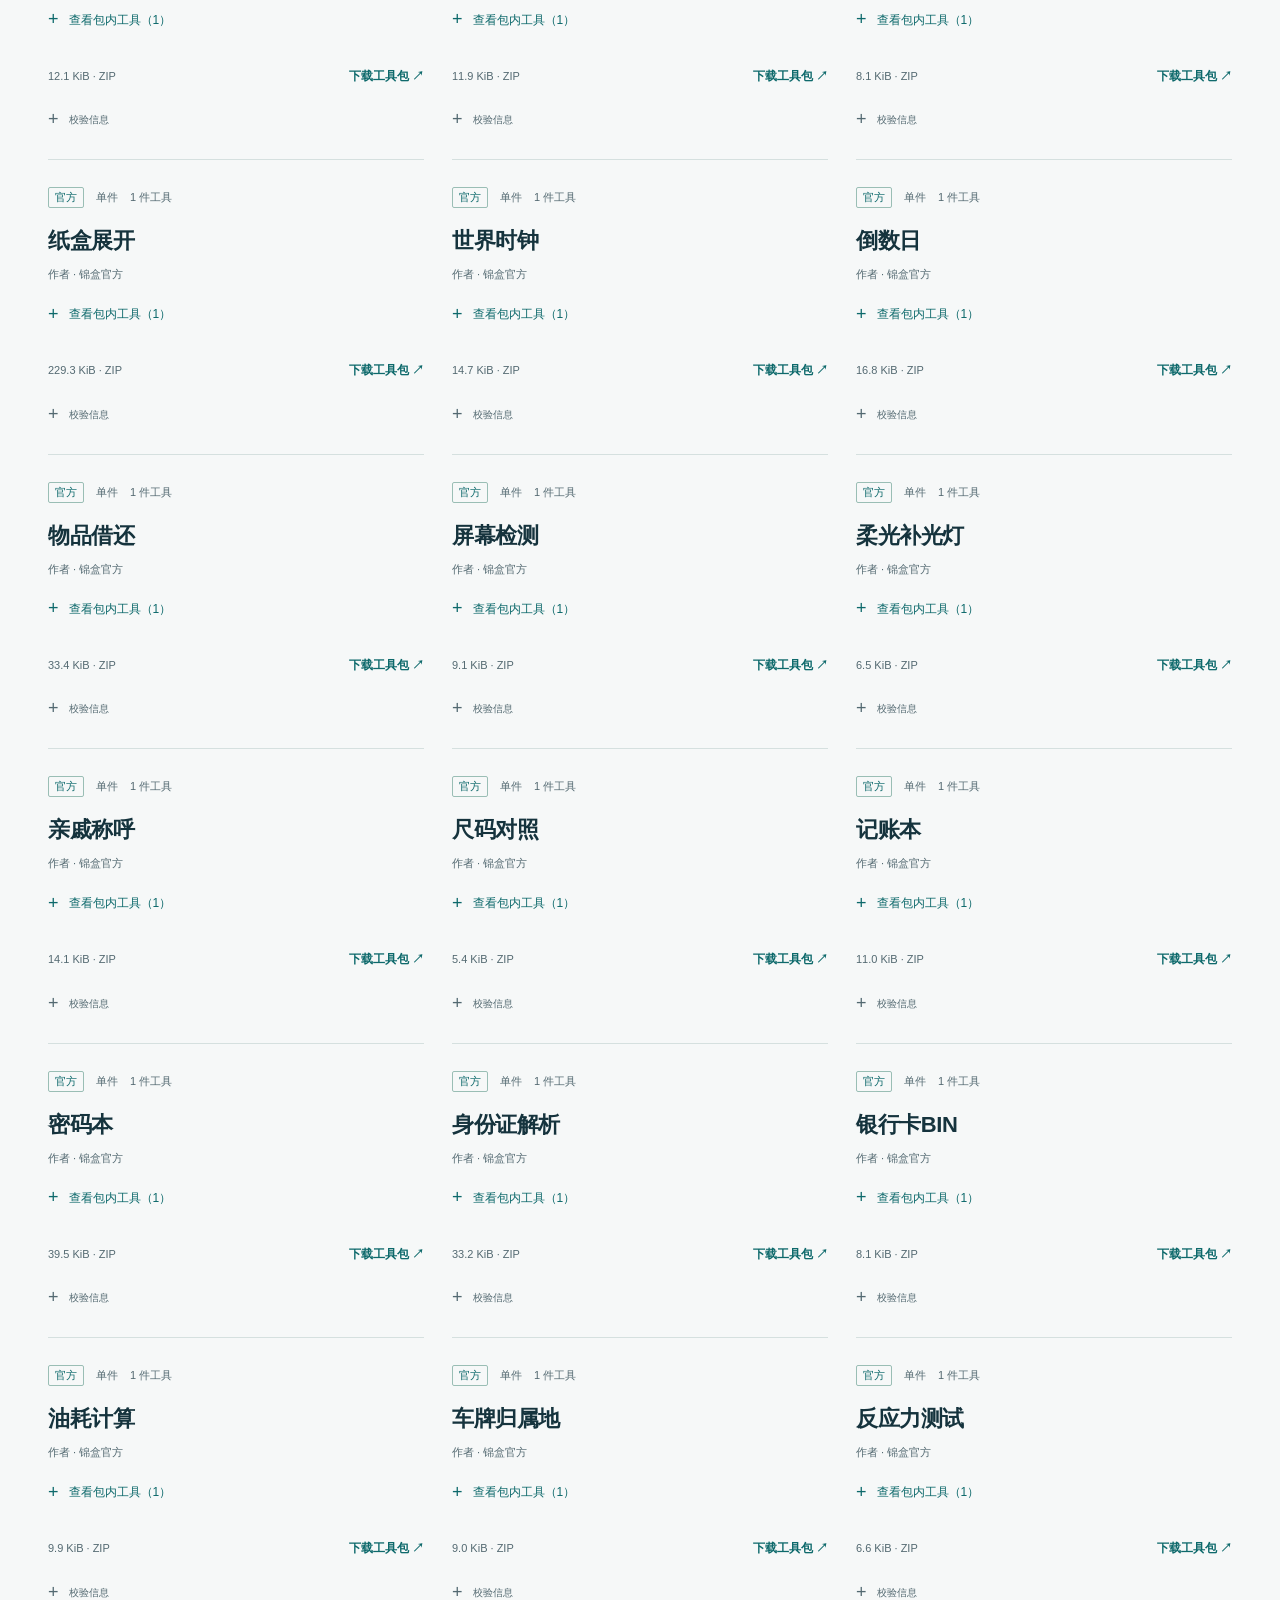
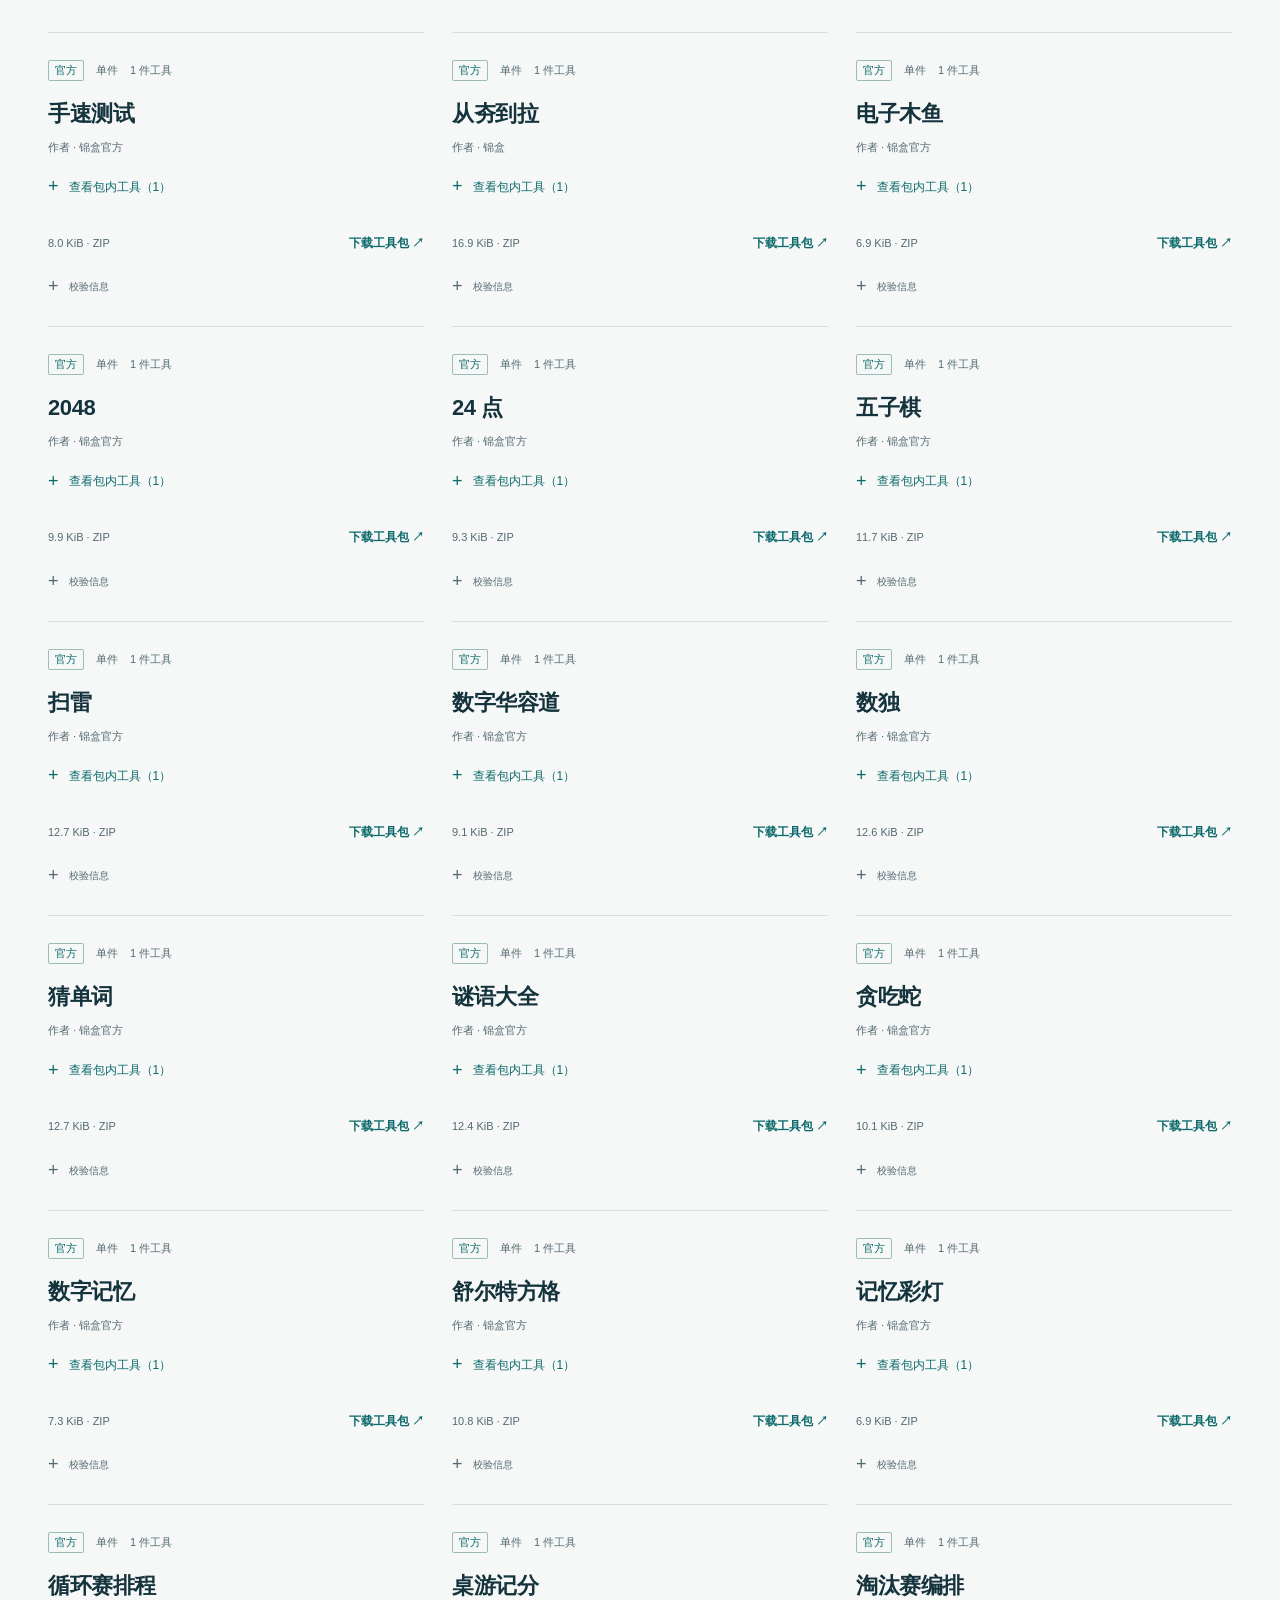
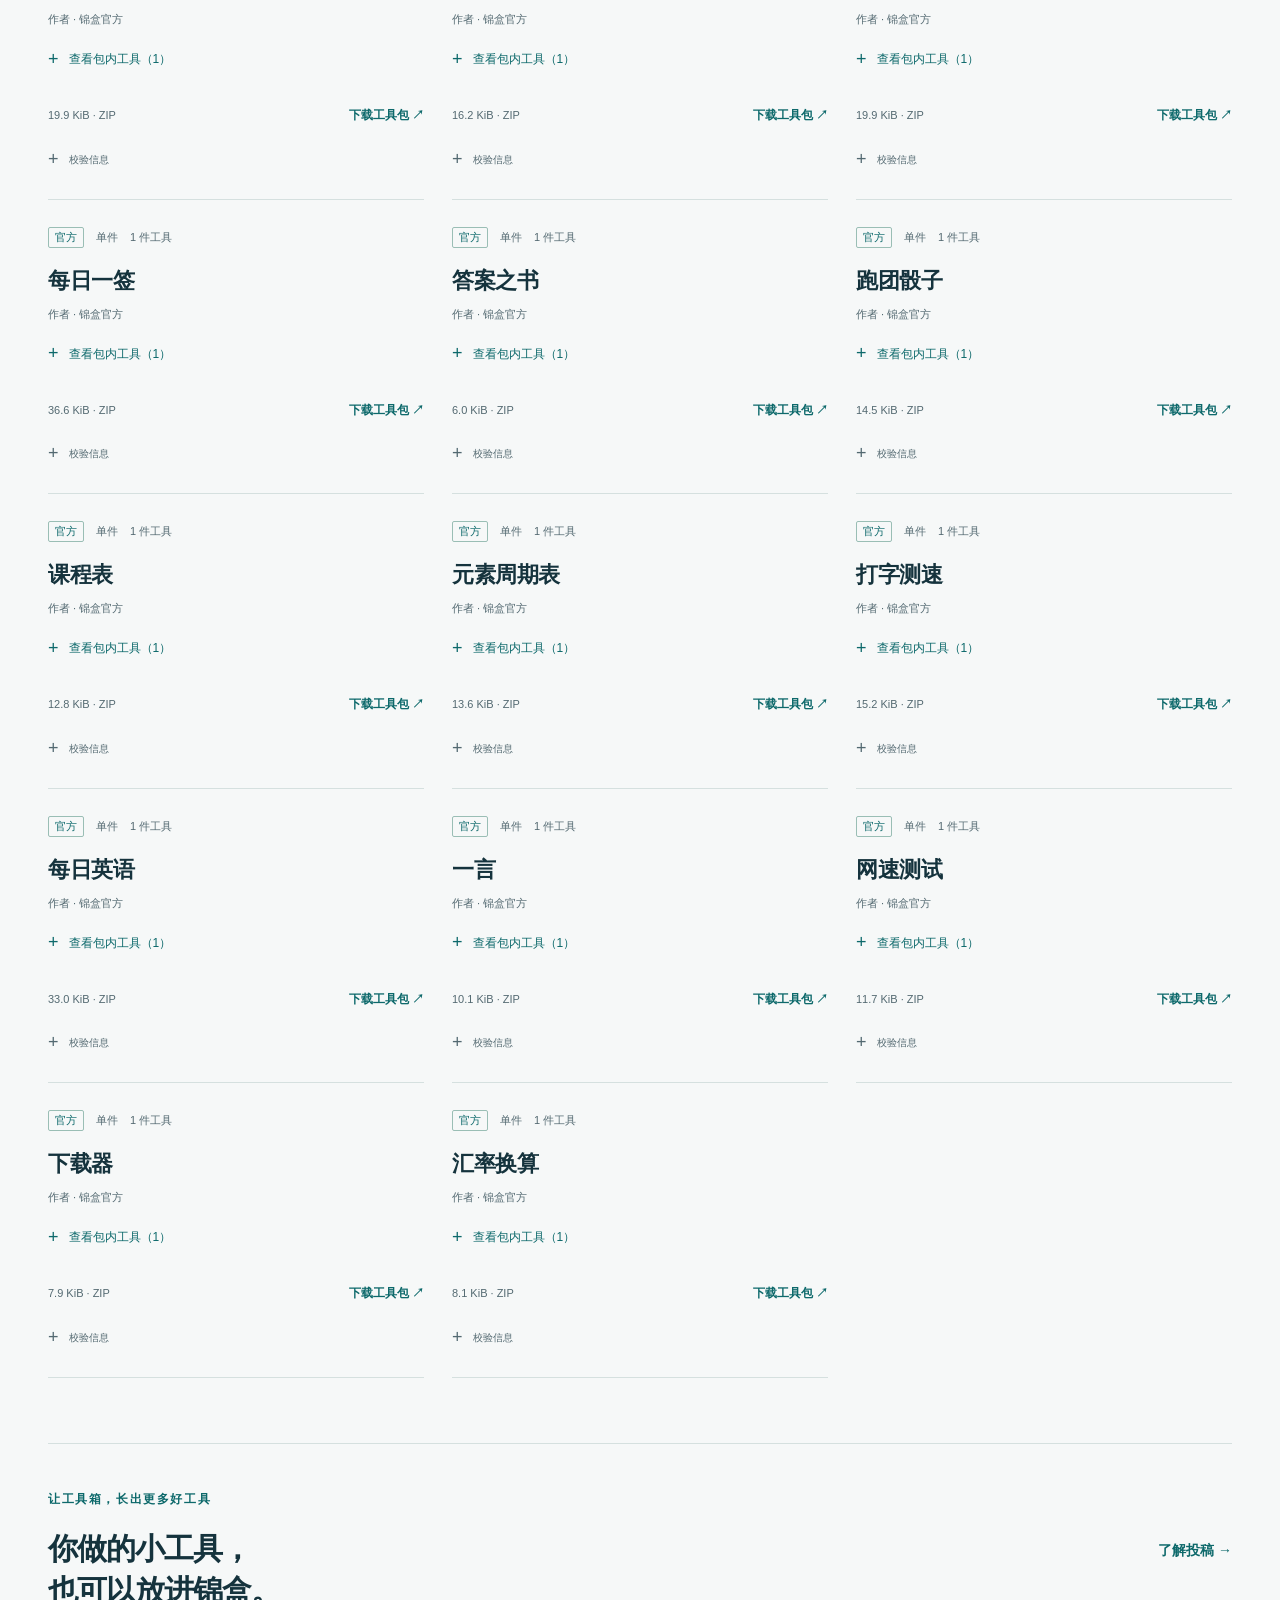
<file: downloads.html>
<!doctype html>
<html lang="zh-CN"><head><meta charset="utf-8"><meta name="viewport" content="width=device-width, initial-scale=1"><meta name="theme-color" content="#F6F8F8"><meta name="description" content="下载锦盒官方工具：按族、按分类、单件取用，或一次下载全部98件可扩展工具。"><title>工具包 · 锦盒</title><link rel="icon" type="image/svg+xml" href="assets/jinhe-icon.svg"><link rel="stylesheet" href="site.css"><script defer src="downloads.js"></script></head><body>
<a class="skip-link" href="#main">跳到主要内容</a>
<header class="site-header"><div class="wrap nav"><a class="brand" href="index.html" aria-label="锦盒首页"><img src="assets/jinhe-icon.svg" width="38" height="38" alt=""><span>锦盒<span class="brand-sub">随身工具箱</span></span></a><nav aria-label="主导航"><a href="tools.html">工具</a><a href="downloads.html" aria-current="page">工具包</a><a href="changelog.html">更新日志</a><a href="contribute.html">投稿</a><a class="nav-download" href="index.html#download">下载锦盒 ↗</a></nav></div></header>
<main id="main" class="wrap package-directory"><div class="package-heading"><div><p class="eyebrow">锦盒 / 工具包</p><h1>按需取用，<br>一次收齐。</h1><p>单独更新一件，或把一族工具一起带走。</p></div><aside class="package-fact"><strong>98<span> 件</span></strong><p>可扩展的官方工具</p><span>已内置于 1.8.67<br>完整 302 件工具请下载锦盒 App</span></aside></div>
<div class="package-help"><span class="package-scope">当前可单独下载 98 件；其余 204 件随锦盒安装包提供。</span><details><summary>安装说明</summary><p>锦盒 1.8.67：到「我的 → 工具管理 → 导入工具包」选择下载的 ZIP，无需解压。单件工具也可直接打开 ZIP，由锦盒确认导入。可下载工具合集包含全部 98 件可单独安装的工具；应用中的其余工具随 APK 提供。</p><p>导入前会显示工具与覆盖范围。已有工具直接更新，无需先卸载；更新会替换工具目录，存在该目录里的自存文件请先备份。GitHub 访问不畅时可稍后重试。</p></details></div>
<div class="package-controls"><form id="package-search-form" role="search"><label for="package-search">查找工具或包内内容</label><div class="search-input"><input type="search" id="package-search" placeholder="试试：记账本、文件、图文创作" autocomplete="off"><button type="button" id="package-clear">清除</button></div></form><div class="package-filters" role="group" aria-label="按打包方式筛选"><button type="button" data-package-kind="" aria-pressed="true">全部</button><button type="button" data-package-kind="group" aria-pressed="false">按族</button><button type="button" data-package-kind="category" aria-pressed="false">按分类</button><button type="button" data-package-kind="single" aria-pressed="false">单件</button><button type="button" data-package-kind="all" aria-pressed="false">工具合集</button></div></div>
<div class="results-heading"><p id="package-status" role="status" aria-live="polite">官方工具包</p><span>来源 · 锦盒官方</span></div><noscript><p class="noscript-note">这里显示全部工具包，展开卡片即可查看包内工具。</p></noscript><div class="package-grid" id="package-list">
<!-- PACKAGE-CARDS -->
<article class="package-card" data-kind="all" data-search="官方可扩展工具全集   AA 分摊 aasplit 答案之书 answers APK.1 安装 apk1 音频实验室 audiolab 银行卡BIN bankbin 条形码生成 barcode BMI 计算 bmi 物品借还 borrowtrack 淘汰赛编排 bracket 车牌归属地 carplate 纸盒展开 cartonnet 流程核对单 checkrun 中国传统色 chinesecolors 课程表 coursetable 手速测试 cps 表格筛选 csvquery 每日英语 dailyeng 倒数日 days 方案决策矩阵 decisionmatrix 对话分镜 dialogueboard 跑团骰子 dice 折扣税费 discount 下载器 downloader 画板 drawpad 音程训练 earinterval 耳龄测试 eartest 电费计算 eleccalc 元素周期表 elements 汇率换算 exchrate 数字华容道 fifteen 文件工作室 filedesk 文件管家 filemanager 文件清单 filemanifest 油耗计算 fuelcalc 2048 g2048 24 点 g24 五子棋 gomoku 健康计算 health 一言 hitokoto 身份证解析 idcard 乐器盒 instrument_box iOS 计算器 ioscalc 记账本 ledger 清单对比 manifestdiff MD 笔记 mdnote 数字记忆 memory 节拍器 metronome 思维导图 mindmap 扫雷 mines 房贷计算器 mortgage 配色生成器 palettegen 密码本 passbook PDF 转 TXT pdf2txt 百分比 percentcalc 随身钢琴 piano 数据透视 pivottable 点阵像素画 pixelart 番茄钟 pomodoro 项目关键路径 projectpath 反应力测试 reaction 朗读时长 readtime 亲戚称呼 relatives 谜语大全 riddles 循环赛排程 roundrobin 数据规则检查 schemacheck 舒尔特方格 schulte 乐谱播放 score_player 桌游记分 scoreboard 乐谱库 scorelibrary 柔光补光灯 screenlight 屏幕检测 screentest 每日一签 sign 记忆彩灯 simon 尺码对照 sizechart 睡眠周期 sleepcalc 贪吃蛇 snake 网速测试 speedtest 字幕校对 srtstudio 数独 sudoku 超级乐器 super_band 表格关联 tablejoin 个税计算器 taxcalc 代谢计算器 tdee 文字转长图 text2img 从夯到拉 tierlist 打字测速 typing Unicode unicode 随机 ID uuidgen 渐变壁纸 wallpaper 喝水记录 water 图片水印 watermark 网页打包 webapk 体重记录 weight 白噪音 whitenoise 电子木鱼 woodenfish 文本统计 wordcount 猜单词 wordle 世界时钟 worldclock" data-package-id="all:all">
<div class="package-top"><span class="source-label">官方</span><span>可下载工具合集</span><span>98 件工具</span><span>锦盒 1.8.66+</span></div>
<h2>全部可下载工具</h2><p class="package-byline">仅包含目前可单独安装的 98 件工具</p>
<details class="package-contents"><summary>查看包内工具（98）</summary><ul><li>AA 分摊<small>v1.0.8</small></li><li>答案之书<small>v1.0.5</small></li><li>APK.1 安装<small>v1.0.5</small></li><li>音频实验室<small>v1.2.6</small></li><li>银行卡BIN<small>v1.0.8</small></li><li>条形码生成<small>v1.0.9</small></li><li>BMI 计算<small>v1.0.0</small></li><li>物品借还<small>v1.1.0</small></li><li>淘汰赛编排<small>v1.0.0</small></li><li>车牌归属地<small>v1.0.6</small></li><li>纸盒展开<small>v1.0.0</small></li><li>流程核对单<small>v1.1.0</small></li><li>中国传统色<small>v1.0.6</small></li><li>课程表<small>v1.0.8</small></li><li>手速测试<small>v1.0.5</small></li><li>表格筛选<small>v1.0.0</small></li><li>每日英语<small>v1.0.6</small></li><li>倒数日<small>v1.0.9</small></li><li>方案决策矩阵<small>v1.0.0</small></li><li>对话分镜<small>v1.0.0</small></li><li>跑团骰子<small>v1.0.7</small></li><li>折扣税费<small>v1.0.0</small></li><li>下载器<small>v1.0.5</small></li><li>画板<small>v1.0.6</small></li><li>音程训练<small>v1.0.0</small></li><li>耳龄测试<small>v1.0.6</small></li><li>电费计算<small>v1.0.6</small></li><li>元素周期表<small>v1.0.6</small></li><li>汇率换算<small>v1.0.7</small></li><li>数字华容道<small>v1.1.6</small></li><li>文件工作室<small>v1.0.0</small></li><li>文件管家<small>v1.2.0</small></li><li>文件清单<small>v1.0.0</small></li><li>油耗计算<small>v1.0.8</small></li><li>2048<small>v1.1.4</small></li><li>24 点<small>v1.0.5</small></li><li>五子棋<small>v1.0.7</small></li><li>健康计算<small>v1.0.9</small></li><li>一言<small>v1.0.5</small></li><li>身份证解析<small>v1.0.5</small></li><li>乐器盒<small>v2.1.2</small></li><li>iOS 计算器<small>v1.2.7</small></li><li>记账本<small>v1.1.0</small></li><li>清单对比<small>v1.0.0</small></li><li>MD 笔记<small>v1.0.10</small></li><li>数字记忆<small>v1.0.3</small></li><li>节拍器<small>v1.0.5</small></li><li>思维导图<small>v1.0.5</small></li><li>扫雷<small>v1.1.7</small></li><li>房贷计算器<small>v1.1.9</small></li><li>配色生成器<small>v1.0.7</small></li><li>密码本<small>v1.1.1</small></li><li>PDF 转 TXT<small>v1.0.0</small></li><li>百分比<small>v1.0.0</small></li><li>随身钢琴<small>v1.1.12</small></li><li>数据透视<small>v1.0.0</small></li><li>点阵像素画<small>v1.0.7</small></li><li>番茄钟<small>v1.1.4</small></li><li>项目关键路径<small>v1.0.0</small></li><li>反应力测试<small>v1.0.4</small></li><li>朗读时长<small>v1.0.0</small></li><li>亲戚称呼<small>v1.0.9</small></li><li>谜语大全<small>v1.0.4</small></li><li>循环赛排程<small>v1.0.0</small></li><li>数据规则检查<small>v1.0.0</small></li><li>舒尔特方格<small>v1.0.8</small></li><li>乐谱播放<small>v2.2.0</small></li><li>桌游记分<small>v1.0.0</small></li><li>乐谱库<small>v1.1.0</small></li><li>柔光补光灯<small>v1.0.5</small></li><li>屏幕检测<small>v1.0.8</small></li><li>每日一签<small>v1.0.6</small></li><li>记忆彩灯<small>v1.1.2</small></li><li>尺码对照<small>v1.0.3</small></li><li>睡眠周期<small>v1.0.4</small></li><li>贪吃蛇<small>v1.1.4</small></li><li>网速测试<small>v1.0.3</small></li><li>字幕校对<small>v1.0.0</small></li><li>数独<small>v1.1.6</small></li><li>超级乐器<small>v2.1.1</small></li><li>表格关联<small>v1.0.0</small></li><li>个税计算器<small>v1.0.9</small></li><li>代谢计算器<small>v1.0.8</small></li><li>文字转长图<small>v1.0.6</small></li><li>从夯到拉<small>v1.0.9</small></li><li>打字测速<small>v1.0.6</small></li><li>Unicode<small>v1.0.5</small></li><li>随机 ID<small>v1.0.0</small></li><li>渐变壁纸<small>v1.0.6</small></li><li>喝水记录<small>v1.0.5</small></li><li>图片水印<small>v1.0.6</small></li><li>网页打包<small>v1.0.6</small></li><li>体重记录<small>v1.0.8</small></li><li>白噪音<small>v1.0.9</small></li><li>电子木鱼<small>v1.0.6</small></li><li>文本统计<small>v1.0.0</small></li><li>猜单词<small>v1.0.3</small></li><li>世界时钟<small>v1.0.7</small></li></ul></details>
<div class="package-bottom"><span>1349.4 MiB · ZIP</span><a class="text-link" data-package-download href="https://github.com/moxuewang/jinhe-plugins/releases/download/tools-v1.8.66/jinhe-tool-9e0fbf6f12d333ae9f9f6579.zip" aria-label="下载全部可下载工具">下载工具包 ↗</a></div>
<details class="package-fingerprint"><summary>校验信息</summary><code>SHA-256 3c7efd209b3eb081c4b2853fbc1de06431b21541afb427492f4477f884c1daf6</code></details></article>
<article class="package-card" data-kind="group" data-search="作业执行族工具包 作业执行  流程核对单 checkrun" data-package-id="group:group-470729498922">
<div class="package-top"><span class="source-label">官方</span><span>按族</span><span>1 件工具</span></div>
<h2>作业执行族工具包</h2><p class="package-byline">作者 · 锦盒官方</p>
<details class="package-contents"><summary>查看包内工具（1）</summary><ul><li>流程核对单<small>v1.1.0</small></li></ul></details>
<div class="package-bottom"><span>34.0 KiB · ZIP</span><a class="text-link" data-package-download href="https://github.com/moxuewang/jinhe-plugins/releases/download/tools-v1.8.66/jinhe-tool-9c3a1689f6be6a26a6c2109c.zip" aria-label="下载作业执行族工具包">下载工具包 ↗</a></div>
<details class="package-fingerprint"><summary>校验信息</summary><code>SHA-256 859a3a904b9a30772c6d3161f21762a9cf6ecc73d7bad988be87d1282318c1a3</code></details></article>
<article class="package-card" data-kind="group" data-search="健康计算族工具包 健康计算  BMI 计算 bmi 健康计算 health 代谢计算器 tdee" data-package-id="group:group-bd69b3a41b11">
<div class="package-top"><span class="source-label">官方</span><span>按族</span><span>3 件工具</span><span>锦盒 1.8.64+</span></div>
<h2>健康计算族工具包</h2><p class="package-byline">作者 · 锦盒官方</p>
<details class="package-contents"><summary>查看包内工具（3）</summary><ul><li>BMI 计算<small>v1.0.0</small></li><li>健康计算<small>v1.0.9</small></li><li>代谢计算器<small>v1.0.8</small></li></ul></details>
<div class="package-bottom"><span>26.7 KiB · ZIP</span><a class="text-link" data-package-download href="https://github.com/moxuewang/jinhe-plugins/releases/download/tools-v1.8.66/jinhe-tool-26a05b9236de9e7c60c1826e.zip" aria-label="下载健康计算族工具包">下载工具包 ↗</a></div>
<details class="package-fingerprint"><summary>校验信息</summary><code>SHA-256 c39e9e2de1e85f696060419ae5e192f07918a00de8819eb9f68e396154364880</code></details></article>
<article class="package-card" data-kind="group" data-search="健康记录族工具包 健康记录  睡眠周期 sleepcalc 喝水记录 water 体重记录 weight" data-package-id="group:group-bd197c9a6cb5">
<div class="package-top"><span class="source-label">官方</span><span>按族</span><span>3 件工具</span></div>
<h2>健康记录族工具包</h2><p class="package-byline">作者 · 锦盒官方</p>
<details class="package-contents"><summary>查看包内工具（3）</summary><ul><li>睡眠周期<small>v1.0.4</small></li><li>喝水记录<small>v1.0.5</small></li><li>体重记录<small>v1.0.8</small></li></ul></details>
<div class="package-bottom"><span>32.6 KiB · ZIP</span><a class="text-link" data-package-download href="https://github.com/moxuewang/jinhe-plugins/releases/download/tools-v1.8.66/jinhe-tool-cad2432b7a0f8192b97c5db5.zip" aria-label="下载健康记录族工具包">下载工具包 ↗</a></div>
<details class="package-fingerprint"><summary>校验信息</summary><code>SHA-256 9690ce23fcd72ef12efeaa178995e638ef4be4cdc7c24a859de13b297809aa58</code></details></article>
<article class="package-card" data-kind="group" data-search="公开数据族工具包 公开数据  一言 hitokoto" data-package-id="group:group-54368dd38e57">
<div class="package-top"><span class="source-label">官方</span><span>按族</span><span>1 件工具</span></div>
<h2>公开数据族工具包</h2><p class="package-byline">作者 · 锦盒官方</p>
<details class="package-contents"><summary>查看包内工具（1）</summary><ul><li>一言<small>v1.0.5</small></li></ul></details>
<div class="package-bottom"><span>10.5 KiB · ZIP</span><a class="text-link" data-package-download href="https://github.com/moxuewang/jinhe-plugins/releases/download/tools-v1.8.66/jinhe-tool-040eacbd36afaa52cdaf47e5.zip" aria-label="下载公开数据族工具包">下载工具包 ↗</a></div>
<details class="package-fingerprint"><summary>校验信息</summary><code>SHA-256 991241f43850657531ccba2fd442c96ebf7f03c5223f3d0cce40183ae953bb12</code></details></article>
<article class="package-card" data-kind="group" data-search="图文创作族工具包 图文创作  对话分镜 dialogueboard 画板 drawpad 点阵像素画 pixelart 文字转长图 text2img 图片水印 watermark" data-package-id="group:group-9bdbd23bf420">
<div class="package-top"><span class="source-label">官方</span><span>按族</span><span>5 件工具</span></div>
<h2>图文创作族工具包</h2><p class="package-byline">作者 · 锦盒官方</p>
<details class="package-contents"><summary>查看包内工具（5）</summary><ul><li>对话分镜<small>v1.0.0</small></li><li>画板<small>v1.0.6</small></li><li>点阵像素画<small>v1.0.7</small></li><li>文字转长图<small>v1.0.6</small></li><li>图片水印<small>v1.0.6</small></li></ul></details>
<div class="package-bottom"><span>58.9 KiB · ZIP</span><a class="text-link" data-package-download href="https://github.com/moxuewang/jinhe-plugins/releases/download/tools-v1.8.66/jinhe-tool-982baf516d1361ccda86b918.zip" aria-label="下载图文创作族工具包">下载工具包 ↗</a></div>
<details class="package-fingerprint"><summary>校验信息</summary><code>SHA-256 18e8f700915dd1533a2f2533b0f9a0b8b121d1ae9467046e715b62806e67b5ed</code></details></article>
<article class="package-card" data-kind="group" data-search="图片生成族工具包 图片生成  条形码生成 barcode 渐变壁纸 wallpaper" data-package-id="group:group-c62a58459251">
<div class="package-top"><span class="source-label">官方</span><span>按族</span><span>2 件工具</span></div>
<h2>图片生成族工具包</h2><p class="package-byline">作者 · 锦盒官方</p>
<details class="package-contents"><summary>查看包内工具（2）</summary><ul><li>条形码生成<small>v1.0.9</small></li><li>渐变壁纸<small>v1.0.6</small></li></ul></details>
<div class="package-bottom"><span>26.2 KiB · ZIP</span><a class="text-link" data-package-download href="https://github.com/moxuewang/jinhe-plugins/releases/download/tools-v1.8.66/jinhe-tool-7718dd78a96104d408080bdb.zip" aria-label="下载图片生成族工具包">下载工具包 ↗</a></div>
<details class="package-fingerprint"><summary>校验信息</summary><code>SHA-256 ebe69738f4787baf5ec1f537b7396434b8fea075b571f5eb4efc25ad490556ce</code></details></article>
<article class="package-card" data-kind="group" data-search="字幕文档族工具包 字幕文档  字幕校对 srtstudio" data-package-id="group:group-51b8f37fbd04">
<div class="package-top"><span class="source-label">官方</span><span>按族</span><span>1 件工具</span></div>
<h2>字幕文档族工具包</h2><p class="package-byline">作者 · 锦盒官方</p>
<details class="package-contents"><summary>查看包内工具（1）</summary><ul><li>字幕校对<small>v1.0.0</small></li></ul></details>
<div class="package-bottom"><span>19.9 KiB · ZIP</span><a class="text-link" data-package-download href="https://github.com/moxuewang/jinhe-plugins/releases/download/tools-v1.8.66/jinhe-tool-a6e0114dec54118c7f360ac1.zip" aria-label="下载字幕文档族工具包">下载工具包 ↗</a></div>
<details class="package-fingerprint"><summary>校验信息</summary><code>SHA-256 2c7d30231209f553b0e173d3d946af894be1cc90d85bfde754b0c0d72614f4df</code></details></article>
<article class="package-card" data-kind="group" data-search="安装传输族工具包 安装传输  APK.1 安装 apk1 网页打包 webapk" data-package-id="group:group-a46c766b092a">
<div class="package-top"><span class="source-label">官方</span><span>按族</span><span>2 件工具</span></div>
<h2>安装传输族工具包</h2><p class="package-byline">作者 · 锦盒官方</p>
<details class="package-contents"><summary>查看包内工具（2）</summary><ul><li>APK.1 安装<small>v1.0.5</small></li><li>网页打包<small>v1.0.6</small></li></ul></details>
<div class="package-bottom"><span>12.7 KiB · ZIP</span><a class="text-link" data-package-download href="https://github.com/moxuewang/jinhe-plugins/releases/download/tools-v1.8.66/jinhe-tool-e3bbe2228405cd7804990439.zip" aria-label="下载安装传输族工具包">下载工具包 ↗</a></div>
<details class="package-fingerprint"><summary>校验信息</summary><code>SHA-256 ff924b7863f2857dac51ba70e04ab8f5a78ae2a3351212e783c4735521379a88</code></details></article>
<article class="package-card" data-kind="group" data-search="开发运维族工具包 开发运维  随机 ID uuidgen" data-package-id="group:group-4d15a50c5c09">
<div class="package-top"><span class="source-label">官方</span><span>按族</span><span>1 件工具</span><span>锦盒 1.8.64+</span></div>
<h2>开发运维族工具包</h2><p class="package-byline">作者 · 锦盒官方</p>
<details class="package-contents"><summary>查看包内工具（1）</summary><ul><li>随机 ID<small>v1.0.0</small></li></ul></details>
<div class="package-bottom"><span>8.8 KiB · ZIP</span><a class="text-link" data-package-download href="https://github.com/moxuewang/jinhe-plugins/releases/download/tools-v1.8.66/jinhe-tool-90762f1304271ae10df8e4f6.zip" aria-label="下载开发运维族工具包">下载工具包 ↗</a></div>
<details class="package-fingerprint"><summary>校验信息</summary><code>SHA-256 cdf9fd08c5b9fdde3cfc024e015810b1ac8088eb41311ec921bcb0be33dc8506</code></details></article>
<article class="package-card" data-kind="group" data-search="录音声学族工具包 录音声学  音频实验室 audiolab 耳龄测试 eartest" data-package-id="group:group-8d16c0b51497">
<div class="package-top"><span class="source-label">官方</span><span>按族</span><span>2 件工具</span></div>
<h2>录音声学族工具包</h2><p class="package-byline">作者 · 锦盒官方</p>
<details class="package-contents"><summary>查看包内工具（2）</summary><ul><li>音频实验室<small>v1.2.6</small></li><li>耳龄测试<small>v1.0.6</small></li></ul></details>
<div class="package-bottom"><span>25.9 KiB · ZIP</span><a class="text-link" data-package-download href="https://github.com/moxuewang/jinhe-plugins/releases/download/tools-v1.8.66/jinhe-tool-f0a344920cb1b73d86aa5f52.zip" aria-label="下载录音声学族工具包">下载工具包 ↗</a></div>
<details class="package-fingerprint"><summary>校验信息</summary><code>SHA-256 c0faecac5337ffb183c1cd3cff3cbd66660d3f52a29c24facdfbc7ec42cecdf0</code></details></article>
<article class="package-card" data-kind="group" data-search="待办笔记族工具包 待办笔记  MD 笔记 mdnote 思维导图 mindmap" data-package-id="group:group-d3d46b82e6e1">
<div class="package-top"><span class="source-label">官方</span><span>按族</span><span>2 件工具</span></div>
<h2>待办笔记族工具包</h2><p class="package-byline">作者 · 锦盒官方</p>
<details class="package-contents"><summary>查看包内工具（2）</summary><ul><li>MD 笔记<small>v1.0.10</small></li><li>思维导图<small>v1.0.5</small></li></ul></details>
<div class="package-bottom"><span>26.1 KiB · ZIP</span><a class="text-link" data-package-download href="https://github.com/moxuewang/jinhe-plugins/releases/download/tools-v1.8.66/jinhe-tool-be2c7d8884826c6bfe7d677a.zip" aria-label="下载待办笔记族工具包">下载工具包 ↗</a></div>
<details class="package-fingerprint"><summary>校验信息</summary><code>SHA-256 c3286947ac5cb88076d07a475056839420a9f052333b00ef0089c894483687a6</code></details></article>
<article class="package-card" data-kind="group" data-search="手工绘图族工具包 手工绘图  纸盒展开 cartonnet" data-package-id="group:group-f32da7e5b26d">
<div class="package-top"><span class="source-label">官方</span><span>按族</span><span>1 件工具</span></div>
<h2>手工绘图族工具包</h2><p class="package-byline">作者 · 锦盒官方</p>
<details class="package-contents"><summary>查看包内工具（1）</summary><ul><li>纸盒展开<small>v1.0.0</small></li></ul></details>
<div class="package-bottom"><span>229.9 KiB · ZIP</span><a class="text-link" data-package-download href="https://github.com/moxuewang/jinhe-plugins/releases/download/tools-v1.8.66/jinhe-tool-8638f5e739d67e93c0f01880.zip" aria-label="下载手工绘图族工具包">下载工具包 ↗</a></div>
<details class="package-fingerprint"><summary>校验信息</summary><code>SHA-256 721e9ce9d6a344ada3d5244b1c5fabb430fba905711cf524e9e0a594869cefeb</code></details></article>
<article class="package-card" data-kind="group" data-search="手速反应族工具包 手速反应  手速测试 cps 反应力测试 reaction" data-package-id="group:group-826128a9d469">
<div class="package-top"><span class="source-label">官方</span><span>按族</span><span>2 件工具</span></div>
<h2>手速反应族工具包</h2><p class="package-byline">作者 · 锦盒官方</p>
<details class="package-contents"><summary>查看包内工具（2）</summary><ul><li>手速测试<small>v1.0.5</small></li><li>反应力测试<small>v1.0.4</small></li></ul></details>
<div class="package-bottom"><span>15.0 KiB · ZIP</span><a class="text-link" data-package-download href="https://github.com/moxuewang/jinhe-plugins/releases/download/tools-v1.8.66/jinhe-tool-f79d11be8a7c3aee39141dfb.zip" aria-label="下载手速反应族工具包">下载工具包 ↗</a></div>
<details class="package-fingerprint"><summary>校验信息</summary><code>SHA-256 55136ca9afb9979e76da6a88a91dd08ab03afd85915ad3ce186871a9b1eec220</code></details></article>
<article class="package-card" data-kind="group" data-search="效率规划族工具包 效率规划  方案决策矩阵 decisionmatrix" data-package-id="group:group-18344516eb2a">
<div class="package-top"><span class="source-label">官方</span><span>按族</span><span>1 件工具</span></div>
<h2>效率规划族工具包</h2><p class="package-byline">作者 · 锦盒官方</p>
<details class="package-contents"><summary>查看包内工具（1）</summary><ul><li>方案决策矩阵<small>v1.0.0</small></li></ul></details>
<div class="package-bottom"><span>28.6 KiB · ZIP</span><a class="text-link" data-package-download href="https://github.com/moxuewang/jinhe-plugins/releases/download/tools-v1.8.66/jinhe-tool-55793caff7a19efb033b5a63.zip" aria-label="下载效率规划族工具包">下载工具包 ↗</a></div>
<details class="package-fingerprint"><summary>校验信息</summary><code>SHA-256 aca55741c44adc16aa59d36562f2e930483d26a65a0acade5123e441290125ad</code></details></article>
<article class="package-card" data-kind="group" data-search="整活决策族工具包 整活决策  从夯到拉 tierlist 电子木鱼 woodenfish" data-package-id="group:group-bc6629ad4405">
<div class="package-top"><span class="source-label">官方</span><span>按族</span><span>2 件工具</span></div>
<h2>整活决策族工具包</h2><p class="package-byline">作者 · 锦盒官方</p>
<details class="package-contents"><summary>查看包内工具（2）</summary><ul><li>从夯到拉<small>v1.0.9</small></li><li>电子木鱼<small>v1.0.6</small></li></ul></details>
<div class="package-bottom"><span>24.2 KiB · ZIP</span><a class="text-link" data-package-download href="https://github.com/moxuewang/jinhe-plugins/releases/download/tools-v1.8.66/jinhe-tool-ffe852be81b2cad8ac8def7f.zip" aria-label="下载整活决策族工具包">下载工具包 ↗</a></div>
<details class="package-fingerprint"><summary>校验信息</summary><code>SHA-256 68ba5e94674b2732575dd032386c8fb35f94b2156d1ff0c9f1177c1bc38e57a9</code></details></article>
<article class="package-card" data-kind="group" data-search="文件整理族工具包 文件整理  文件工作室 filedesk 文件管家 filemanager 文件清单 filemanifest 清单对比 manifestdiff" data-package-id="group:group-c82d6144ec50">
<div class="package-top"><span class="source-label">官方</span><span>按族</span><span>4 件工具</span></div>
<h2>文件整理族工具包</h2><p class="package-byline">作者 · 锦盒官方</p>
<details class="package-contents"><summary>查看包内工具（4）</summary><ul><li>文件工作室<small>v1.0.0</small></li><li>文件管家<small>v1.2.0</small></li><li>文件清单<small>v1.0.0</small></li><li>清单对比<small>v1.0.0</small></li></ul></details>
<div class="package-bottom"><span>48.4 KiB · ZIP</span><a class="text-link" data-package-download href="https://github.com/moxuewang/jinhe-plugins/releases/download/tools-v1.8.66/jinhe-tool-4256176a2d75366bfa93d429.zip" aria-label="下载文件整理族工具包">下载工具包 ↗</a></div>
<details class="package-fingerprint"><summary>校验信息</summary><code>SHA-256 d18ca37714ffd3c05813aae1480e0c6dc56dd8c4adfcd2de75c853866e6f6d3b</code></details></article>
<article class="package-card" data-kind="group" data-search="文本编辑族工具包 文本编辑  文本统计 wordcount" data-package-id="group:group-65d1c37c27e5">
<div class="package-top"><span class="source-label">官方</span><span>按族</span><span>1 件工具</span><span>锦盒 1.8.64+</span></div>
<h2>文本编辑族工具包</h2><p class="package-byline">作者 · 锦盒官方</p>
<details class="package-contents"><summary>查看包内工具（1）</summary><ul><li>文本统计<small>v1.0.0</small></li></ul></details>
<div class="package-bottom"><span>9.3 KiB · ZIP</span><a class="text-link" data-package-download href="https://github.com/moxuewang/jinhe-plugins/releases/download/tools-v1.8.66/jinhe-tool-451178317775479339dbec70.zip" aria-label="下载文本编辑族工具包">下载工具包 ↗</a></div>
<details class="package-fingerprint"><summary>校验信息</summary><code>SHA-256 561dab1dfd94ebd2cb2f340290c393ad1343e301765766d73516d75ee56a8c52</code></details></article>
<article class="package-card" data-kind="group" data-search="文档提词族工具包 文档提词  PDF 转 TXT pdf2txt" data-package-id="group:group-cc62cccb4371">
<div class="package-top"><span class="source-label">官方</span><span>按族</span><span>1 件工具</span></div>
<h2>文档提词族工具包</h2><p class="package-byline">作者 · 锦盒官方</p>
<details class="package-contents"><summary>查看包内工具（1）</summary><ul><li>PDF 转 TXT<small>v1.0.0</small></li></ul></details>
<div class="package-bottom"><span>19.7 KiB · ZIP</span><a class="text-link" data-package-download href="https://github.com/moxuewang/jinhe-plugins/releases/download/tools-v1.8.66/jinhe-tool-f26d0d40dcd46d35db7029a0.zip" aria-label="下载文档提词族工具包">下载工具包 ↗</a></div>
<details class="package-fingerprint"><summary>校验信息</summary><code>SHA-256 7ba35095a38da5b2e0062d37c71cd91b6ec6681734514140ce669f0331dc3ca1</code></details></article>
<article class="package-card" data-kind="group" data-search="日常算账族工具包 日常算账  AA 分摊 aasplit 折扣税费 discount iOS 计算器 ioscalc 百分比 percentcalc" data-package-id="group:group-0fa38f8382e0">
<div class="package-top"><span class="source-label">官方</span><span>按族</span><span>4 件工具</span><span>锦盒 1.8.64+</span></div>
<h2>日常算账族工具包</h2><p class="package-byline">作者 · 锦盒官方</p>
<details class="package-contents"><summary>查看包内工具（4）</summary><ul><li>AA 分摊<small>v1.0.8</small></li><li>折扣税费<small>v1.0.0</small></li><li>iOS 计算器<small>v1.2.7</small></li><li>百分比<small>v1.0.0</small></li></ul></details>
<div class="package-bottom"><span>36.3 KiB · ZIP</span><a class="text-link" data-package-download href="https://github.com/moxuewang/jinhe-plugins/releases/download/tools-v1.8.66/jinhe-tool-4a3be858575aa6bfe0de4a74.zip" aria-label="下载日常算账族工具包">下载工具包 ↗</a></div>
<details class="package-fingerprint"><summary>校验信息</summary><code>SHA-256 bdc131386f43cbb65e8522d560c0d734dcdafe1840e92e592e6044e925562389</code></details></article>
<article class="package-card" data-kind="group" data-search="日期提醒族工具包 日期提醒  倒数日 days 世界时钟 worldclock" data-package-id="group:group-734bfa95fd19">
<div class="package-top"><span class="source-label">官方</span><span>按族</span><span>2 件工具</span></div>
<h2>日期提醒族工具包</h2><p class="package-byline">作者 · 锦盒官方</p>
<details class="package-contents"><summary>查看包内工具（2）</summary><ul><li>倒数日<small>v1.0.9</small></li><li>世界时钟<small>v1.0.7</small></li></ul></details>
<div class="package-bottom"><span>31.9 KiB · ZIP</span><a class="text-link" data-package-download href="https://github.com/moxuewang/jinhe-plugins/releases/download/tools-v1.8.66/jinhe-tool-02c206d07d40745d614806c4.zip" aria-label="下载日期提醒族工具包">下载工具包 ↗</a></div>
<details class="package-fingerprint"><summary>校验信息</summary><code>SHA-256 07650fee4acc18cde8a8e251cad303c8e6b1e3bf92f20342be759786504c8c94</code></details></article>
<article class="package-card" data-kind="group" data-search="时间管理族工具包 时间管理  番茄钟 pomodoro 项目关键路径 projectpath" data-package-id="group:group-eb9488ef113c">
<div class="package-top"><span class="source-label">官方</span><span>按族</span><span>2 件工具</span></div>
<h2>时间管理族工具包</h2><p class="package-byline">作者 · 锦盒官方</p>
<details class="package-contents"><summary>查看包内工具（2）</summary><ul><li>番茄钟<small>v1.1.4</small></li><li>项目关键路径<small>v1.0.0</small></li></ul></details>
<div class="package-bottom"><span>32.1 KiB · ZIP</span><a class="text-link" data-package-download href="https://github.com/moxuewang/jinhe-plugins/releases/download/tools-v1.8.66/jinhe-tool-1a79b199c6566bac06dcfd57.zip" aria-label="下载时间管理族工具包">下载工具包 ↗</a></div>
<details class="package-fingerprint"><summary>校验信息</summary><code>SHA-256 af3e7ee1a98585c3f67a85870e907f03cfafa8b57d1f21dce0adda9856f342df</code></details></article>
<article class="package-card" data-kind="group" data-search="朗读语音族工具包 朗读语音  朗读时长 readtime" data-package-id="group:group-bfa1c3092183">
<div class="package-top"><span class="source-label">官方</span><span>按族</span><span>1 件工具</span><span>锦盒 1.8.64+</span></div>
<h2>朗读语音族工具包</h2><p class="package-byline">作者 · 锦盒官方</p>
<details class="package-contents"><summary>查看包内工具（1）</summary><ul><li>朗读时长<small>v1.0.0</small></li></ul></details>
<div class="package-bottom"><span>8.6 KiB · ZIP</span><a class="text-link" data-package-download href="https://github.com/moxuewang/jinhe-plugins/releases/download/tools-v1.8.66/jinhe-tool-ec0071b9e1eaf25ec5b1476d.zip" aria-label="下载朗读语音族工具包">下载工具包 ↗</a></div>
<details class="package-fingerprint"><summary>校验信息</summary><code>SHA-256 4e3065888df9bdcc659ce1d70576ce29609903449b0a35b7be46d83a7d851986</code></details></article>
<article class="package-card" data-kind="group" data-search="校园课程族工具包 校园课程  课程表 coursetable" data-package-id="group:group-53634894e133">
<div class="package-top"><span class="source-label">官方</span><span>按族</span><span>1 件工具</span></div>
<h2>校园课程族工具包</h2><p class="package-byline">作者 · 锦盒官方</p>
<details class="package-contents"><summary>查看包内工具（1）</summary><ul><li>课程表<small>v1.0.8</small></li></ul></details>
<div class="package-bottom"><span>13.2 KiB · ZIP</span><a class="text-link" data-package-download href="https://github.com/moxuewang/jinhe-plugins/releases/download/tools-v1.8.66/jinhe-tool-301baf0beb5e3bc24bf75345.zip" aria-label="下载校园课程族工具包">下载工具包 ↗</a></div>
<details class="package-fingerprint"><summary>校验信息</summary><code>SHA-256 75a9034a1e6080a354c66e3e8ce80115376db34c151b4bd86b54dec1009330aa</code></details></article>
<article class="package-card" data-kind="group" data-search="物品管理族工具包 物品管理  物品借还 borrowtrack" data-package-id="group:group-031a348be748">
<div class="package-top"><span class="source-label">官方</span><span>按族</span><span>1 件工具</span></div>
<h2>物品管理族工具包</h2><p class="package-byline">作者 · 锦盒官方</p>
<details class="package-contents"><summary>查看包内工具（1）</summary><ul><li>物品借还<small>v1.1.0</small></li></ul></details>
<div class="package-bottom"><span>34.1 KiB · ZIP</span><a class="text-link" data-package-download href="https://github.com/moxuewang/jinhe-plugins/releases/download/tools-v1.8.66/jinhe-tool-f808b64d2722c094cd9fd494.zip" aria-label="下载物品管理族工具包">下载工具包 ↗</a></div>
<details class="package-fingerprint"><summary>校验信息</summary><code>SHA-256 ade2a76fca739408cfa62f8c16ea65d556001af295c0d84bce8ecdafa8a539d9</code></details></article>
<article class="package-card" data-kind="group" data-search="理科速查族工具包 理科速查  元素周期表 elements" data-package-id="group:group-1709f84637ad">
<div class="package-top"><span class="source-label">官方</span><span>按族</span><span>1 件工具</span></div>
<h2>理科速查族工具包</h2><p class="package-byline">作者 · 锦盒官方</p>
<details class="package-contents"><summary>查看包内工具（1）</summary><ul><li>元素周期表<small>v1.0.6</small></li></ul></details>
<div class="package-bottom"><span>13.9 KiB · ZIP</span><a class="text-link" data-package-download href="https://github.com/moxuewang/jinhe-plugins/releases/download/tools-v1.8.66/jinhe-tool-8acabe177a60abd999d65536.zip" aria-label="下载理科速查族工具包">下载工具包 ↗</a></div>
<details class="package-fingerprint"><summary>校验信息</summary><code>SHA-256 bbe7897409723c864337fad9ede836121a49b54398475cfc5bc8074448baff50</code></details></article>
<article class="package-card" data-kind="group" data-search="理财计算族工具包 理财计算  电费计算 eleccalc 房贷计算器 mortgage 个税计算器 taxcalc" data-package-id="group:group-016000235da0">
<div class="package-top"><span class="source-label">官方</span><span>按族</span><span>3 件工具</span></div>
<h2>理财计算族工具包</h2><p class="package-byline">作者 · 锦盒官方</p>
<details class="package-contents"><summary>查看包内工具（3）</summary><ul><li>电费计算<small>v1.0.6</small></li><li>房贷计算器<small>v1.1.9</small></li><li>个税计算器<small>v1.0.9</small></li></ul></details>
<div class="package-bottom"><span>34.0 KiB · ZIP</span><a class="text-link" data-package-download href="https://github.com/moxuewang/jinhe-plugins/releases/download/tools-v1.8.66/jinhe-tool-299ce64b43fe11992159a96f.zip" aria-label="下载理财计算族工具包">下载工具包 ↗</a></div>
<details class="package-fingerprint"><summary>校验信息</summary><code>SHA-256 cc52e4610a419e5e107af1fc8c58ad36cc649b4413c4bb792c92ced51a42d116</code></details></article>
<article class="package-card" data-kind="group" data-search="益智游戏族工具包 益智游戏  数字华容道 fifteen 2048 g2048 24 点 g24 五子棋 gomoku 扫雷 mines 谜语大全 riddles 贪吃蛇 snake 数独 sudoku 猜单词 wordle" data-package-id="group:group-e234adfe2db0">
<div class="package-top"><span class="source-label">官方</span><span>按族</span><span>9 件工具</span></div>
<h2>益智游戏族工具包</h2><p class="package-byline">作者 · 锦盒官方</p>
<details class="package-contents"><summary>查看包内工具（9）</summary><ul><li>数字华容道<small>v1.1.6</small></li><li>2048<small>v1.1.4</small></li><li>24 点<small>v1.0.5</small></li><li>五子棋<small>v1.0.7</small></li><li>扫雷<small>v1.1.7</small></li><li>谜语大全<small>v1.0.4</small></li><li>贪吃蛇<small>v1.1.4</small></li><li>数独<small>v1.1.6</small></li><li>猜单词<small>v1.0.3</small></li></ul></details>
<div class="package-bottom"><span>101.1 KiB · ZIP</span><a class="text-link" data-package-download href="https://github.com/moxuewang/jinhe-plugins/releases/download/tools-v1.8.66/jinhe-tool-bfa81fbd1ef508491559ccc1.zip" aria-label="下载益智游戏族工具包">下载工具包 ↗</a></div>
<details class="package-fingerprint"><summary>校验信息</summary><code>SHA-256 dd6bb3e540be7c6721f11ef90249150efc1a1e5410df81dfc328657467ed8cb8</code></details></article>
<article class="package-card" data-kind="group" data-search="硬件传感族工具包 硬件传感  柔光补光灯 screenlight 屏幕检测 screentest" data-package-id="group:group-1337b94c3453">
<div class="package-top"><span class="source-label">官方</span><span>按族</span><span>2 件工具</span></div>
<h2>硬件传感族工具包</h2><p class="package-byline">作者 · 锦盒官方</p>
<details class="package-contents"><summary>查看包内工具（2）</summary><ul><li>柔光补光灯<small>v1.0.5</small></li><li>屏幕检测<small>v1.0.8</small></li></ul></details>
<div class="package-bottom"><span>15.9 KiB · ZIP</span><a class="text-link" data-package-download href="https://github.com/moxuewang/jinhe-plugins/releases/download/tools-v1.8.66/jinhe-tool-28353dda6edff5fdc832c509.zip" aria-label="下载硬件传感族工具包">下载工具包 ↗</a></div>
<details class="package-fingerprint"><summary>校验信息</summary><code>SHA-256 2710792cb76bcf34fa96644101e8e3064209ec618b0a52908cdde4a9f6009123</code></details></article>
<article class="package-card" data-kind="group" data-search="编码解码族工具包 编码解码  Unicode unicode" data-package-id="group:group-50957843efd4">
<div class="package-top"><span class="source-label">官方</span><span>按族</span><span>1 件工具</span></div>
<h2>编码解码族工具包</h2><p class="package-byline">作者 · 锦盒官方</p>
<details class="package-contents"><summary>查看包内工具（1）</summary><ul><li>Unicode<small>v1.0.5</small></li></ul></details>
<div class="package-bottom"><span>8.1 KiB · ZIP</span><a class="text-link" data-package-download href="https://github.com/moxuewang/jinhe-plugins/releases/download/tools-v1.8.66/jinhe-tool-93a9c3f271eebd2d33819766.zip" aria-label="下载编码解码族工具包">下载工具包 ↗</a></div>
<details class="package-fingerprint"><summary>校验信息</summary><code>SHA-256 e8ac31a72af0d635eb9bdb1431129877f225ddbd1ae7a382778cf391108cd2a7</code></details></article>
<article class="package-card" data-kind="group" data-search="网络工具族工具包 网络工具  网速测试 speedtest" data-package-id="group:group-a5dc9a1212ba">
<div class="package-top"><span class="source-label">官方</span><span>按族</span><span>1 件工具</span></div>
<h2>网络工具族工具包</h2><p class="package-byline">作者 · 锦盒官方</p>
<details class="package-contents"><summary>查看包内工具（1）</summary><ul><li>网速测试<small>v1.0.3</small></li></ul></details>
<div class="package-bottom"><span>12.0 KiB · ZIP</span><a class="text-link" data-package-download href="https://github.com/moxuewang/jinhe-plugins/releases/download/tools-v1.8.66/jinhe-tool-401d5edf0a77b05177b69f14.zip" aria-label="下载网络工具族工具包">下载工具包 ↗</a></div>
<details class="package-fingerprint"><summary>校验信息</summary><code>SHA-256 162841cbfba57249e6bf7c2c6141570da3f061c30b814a0988ce99149f9d5dd9</code></details></article>
<article class="package-card" data-kind="group" data-search="网络文件族工具包 网络文件  下载器 downloader" data-package-id="group:group-e349e4c54efe">
<div class="package-top"><span class="source-label">官方</span><span>按族</span><span>1 件工具</span></div>
<h2>网络文件族工具包</h2><p class="package-byline">作者 · 锦盒官方</p>
<details class="package-contents"><summary>查看包内工具（1）</summary><ul><li>下载器<small>v1.0.5</small></li></ul></details>
<div class="package-bottom"><span>8.3 KiB · ZIP</span><a class="text-link" data-package-download href="https://github.com/moxuewang/jinhe-plugins/releases/download/tools-v1.8.66/jinhe-tool-d93aa8d990eb298c9a2bdb1b.zip" aria-label="下载网络文件族工具包">下载工具包 ↗</a></div>
<details class="package-fingerprint"><summary>校验信息</summary><code>SHA-256 3ce6d4cab457ed9f2e7ee913329a97ab81451dbb8839be57f2632fe30b404a84</code></details></article>
<article class="package-card" data-kind="group" data-search="行情财经族工具包 行情财经  汇率换算 exchrate" data-package-id="group:group-f148a2bd4c32">
<div class="package-top"><span class="source-label">官方</span><span>按族</span><span>1 件工具</span></div>
<h2>行情财经族工具包</h2><p class="package-byline">作者 · 锦盒官方</p>
<details class="package-contents"><summary>查看包内工具（1）</summary><ul><li>汇率换算<small>v1.0.7</small></li></ul></details>
<div class="package-bottom"><span>8.5 KiB · ZIP</span><a class="text-link" data-package-download href="https://github.com/moxuewang/jinhe-plugins/releases/download/tools-v1.8.66/jinhe-tool-a11c5ed7e3c1f42872c55720.zip" aria-label="下载行情财经族工具包">下载工具包 ↗</a></div>
<details class="package-fingerprint"><summary>校验信息</summary><code>SHA-256 a1d6e89447e3ee7466a8c11a74d3234a4d0f981784d1e13dfa21f9e634e8d184</code></details></article>
<article class="package-card" data-kind="group" data-search="表格数据族工具包 表格数据  表格筛选 csvquery 数据透视 pivottable 数据规则检查 schemacheck 表格关联 tablejoin" data-package-id="group:group-b3f32ead847b">
<div class="package-top"><span class="source-label">官方</span><span>按族</span><span>4 件工具</span></div>
<h2>表格数据族工具包</h2><p class="package-byline">作者 · 锦盒官方</p>
<details class="package-contents"><summary>查看包内工具（4）</summary><ul><li>表格筛选<small>v1.0.0</small></li><li>数据透视<small>v1.0.0</small></li><li>数据规则检查<small>v1.0.0</small></li><li>表格关联<small>v1.0.0</small></li></ul></details>
<div class="package-bottom"><span>129.4 KiB · ZIP</span><a class="text-link" data-package-download href="https://github.com/moxuewang/jinhe-plugins/releases/download/tools-v1.8.66/jinhe-tool-b686cbff599801d16cb66ba4.zip" aria-label="下载表格数据族工具包">下载工具包 ↗</a></div>
<details class="package-fingerprint"><summary>校验信息</summary><code>SHA-256 8f886c96899a1c498afb1b21e14a66089f5fba2d79be7056edb3e160d405b5a1</code></details></article>
<article class="package-card" data-kind="group" data-search="记忆专注族工具包 记忆专注  数字记忆 memory 舒尔特方格 schulte 记忆彩灯 simon" data-package-id="group:group-03c2f79dbf7b">
<div class="package-top"><span class="source-label">官方</span><span>按族</span><span>3 件工具</span></div>
<h2>记忆专注族工具包</h2><p class="package-byline">作者 · 锦盒官方</p>
<details class="package-contents"><summary>查看包内工具（3）</summary><ul><li>数字记忆<small>v1.0.3</small></li><li>舒尔特方格<small>v1.0.8</small></li><li>记忆彩灯<small>v1.1.2</small></li></ul></details>
<div class="package-bottom"><span>25.4 KiB · ZIP</span><a class="text-link" data-package-download href="https://github.com/moxuewang/jinhe-plugins/releases/download/tools-v1.8.66/jinhe-tool-c98cc74e4dfb9ef059792f8f.zip" aria-label="下载记忆专注族工具包">下载工具包 ↗</a></div>
<details class="package-fingerprint"><summary>校验信息</summary><code>SHA-256 3be43e67be0138aa38f6736b4e568be2bef14a0757738ccaa529bbe86ba23511</code></details></article>
<article class="package-card" data-kind="group" data-search="记账参考族工具包 记账参考  记账本 ledger 亲戚称呼 relatives 尺码对照 sizechart" data-package-id="group:group-f647f3a263ae">
<div class="package-top"><span class="source-label">官方</span><span>按族</span><span>3 件工具</span></div>
<h2>记账参考族工具包</h2><p class="package-byline">作者 · 锦盒官方</p>
<details class="package-contents"><summary>查看包内工具（3）</summary><ul><li>记账本<small>v1.1.0</small></li><li>亲戚称呼<small>v1.0.9</small></li><li>尺码对照<small>v1.0.3</small></li></ul></details>
<div class="package-bottom"><span>31.0 KiB · ZIP</span><a class="text-link" data-package-download href="https://github.com/moxuewang/jinhe-plugins/releases/download/tools-v1.8.66/jinhe-tool-a80df6566c2c8c2b12ad3e52.zip" aria-label="下载记账参考族工具包">下载工具包 ↗</a></div>
<details class="package-fingerprint"><summary>校验信息</summary><code>SHA-256 4cc793dfe24ed2acc9ed2bbd7d10c08ae5aa04c24c5244ef7434d80be3c0054c</code></details></article>
<article class="package-card" data-kind="group" data-search="证件密码族工具包 证件密码  银行卡BIN bankbin 身份证解析 idcard 密码本 passbook" data-package-id="group:group-c335ecaf15fe">
<div class="package-top"><span class="source-label">官方</span><span>按族</span><span>3 件工具</span></div>
<h2>证件密码族工具包</h2><p class="package-byline">作者 · 锦盒官方</p>
<details class="package-contents"><summary>查看包内工具（3）</summary><ul><li>银行卡BIN<small>v1.0.8</small></li><li>身份证解析<small>v1.0.5</small></li><li>密码本<small>v1.1.1</small></li></ul></details>
<div class="package-bottom"><span>81.3 KiB · ZIP</span><a class="text-link" data-package-download href="https://github.com/moxuewang/jinhe-plugins/releases/download/tools-v1.8.66/jinhe-tool-06ec79b347b10acebf6b0bef.zip" aria-label="下载证件密码族工具包">下载工具包 ↗</a></div>
<details class="package-fingerprint"><summary>校验信息</summary><code>SHA-256 49bec776cdae4475ef99b4b8147d4308f5fb3ae69daa19173609abaaf8eff716</code></details></article>
<article class="package-card" data-kind="group" data-search="语言输入族工具包 语言输入  每日英语 dailyeng 打字测速 typing" data-package-id="group:group-8996778bc9d7">
<div class="package-top"><span class="source-label">官方</span><span>按族</span><span>2 件工具</span></div>
<h2>语言输入族工具包</h2><p class="package-byline">作者 · 锦盒官方</p>
<details class="package-contents"><summary>查看包内工具（2）</summary><ul><li>每日英语<small>v1.0.6</small></li><li>打字测速<small>v1.0.6</small></li></ul></details>
<div class="package-bottom"><span>48.6 KiB · ZIP</span><a class="text-link" data-package-download href="https://github.com/moxuewang/jinhe-plugins/releases/download/tools-v1.8.66/jinhe-tool-8b2745e94263d163ed0222d6.zip" aria-label="下载语言输入族工具包">下载工具包 ↗</a></div>
<details class="package-fingerprint"><summary>校验信息</summary><code>SHA-256 f4c5b0e270b3c06f88b1ac5876c0d4da69412784e1f953325b151d76088b27c7</code></details></article>
<article class="package-card" data-kind="group" data-search="赛事记分族工具包 赛事记分  淘汰赛编排 bracket 循环赛排程 roundrobin 桌游记分 scoreboard" data-package-id="group:group-34a788010167">
<div class="package-top"><span class="source-label">官方</span><span>按族</span><span>3 件工具</span></div>
<h2>赛事记分族工具包</h2><p class="package-byline">作者 · 锦盒官方</p>
<details class="package-contents"><summary>查看包内工具（3）</summary><ul><li>淘汰赛编排<small>v1.0.0</small></li><li>循环赛排程<small>v1.0.0</small></li><li>桌游记分<small>v1.0.0</small></li></ul></details>
<div class="package-bottom"><span>56.8 KiB · ZIP</span><a class="text-link" data-package-download href="https://github.com/moxuewang/jinhe-plugins/releases/download/tools-v1.8.66/jinhe-tool-3e783a9a49e38af0d808911b.zip" aria-label="下载赛事记分族工具包">下载工具包 ↗</a></div>
<details class="package-fingerprint"><summary>校验信息</summary><code>SHA-256 02c7d0436ee7a0d87482321754380ea62772a761176628614a926bf86fd53a7e</code></details></article>
<article class="package-card" data-kind="group" data-search="车辆出行族工具包 车辆出行  车牌归属地 carplate 油耗计算 fuelcalc" data-package-id="group:group-af968b9b9f2e">
<div class="package-top"><span class="source-label">官方</span><span>按族</span><span>2 件工具</span></div>
<h2>车辆出行族工具包</h2><p class="package-byline">作者 · 锦盒官方</p>
<details class="package-contents"><summary>查看包内工具（2）</summary><ul><li>车牌归属地<small>v1.0.6</small></li><li>油耗计算<small>v1.0.8</small></li></ul></details>
<div class="package-bottom"><span>19.4 KiB · ZIP</span><a class="text-link" data-package-download href="https://github.com/moxuewang/jinhe-plugins/releases/download/tools-v1.8.66/jinhe-tool-7b3d1c767553fe54ff3aa5ba.zip" aria-label="下载车辆出行族工具包">下载工具包 ↗</a></div>
<details class="package-fingerprint"><summary>校验信息</summary><code>SHA-256 52897eda308428b7cfdf730cecb539776ef24f27644e1ab3b9a2c90d8935cfd4</code></details></article>
<article class="package-card" data-kind="group" data-search="音乐声音族工具包 音乐声音  音程训练 earinterval 乐器盒 instrument_box 节拍器 metronome 随身钢琴 piano 乐谱播放 score_player 乐谱库 scorelibrary 超级乐器 super_band 白噪音 whitenoise" data-package-id="group:group-89f0dd2c14ab">
<div class="package-top"><span class="source-label">官方</span><span>按族</span><span>8 件工具</span><span>锦盒 1.8.66+</span></div>
<h2>音乐声音族工具包</h2><p class="package-byline">作者 · 锦盒官方</p>
<details class="package-contents"><summary>查看包内工具（8）</summary><ul><li>音程训练<small>v1.0.0</small></li><li>乐器盒<small>v2.1.2</small></li><li>节拍器<small>v1.0.5</small></li><li>随身钢琴<small>v1.1.12</small></li><li>乐谱播放<small>v2.2.0</small></li><li>乐谱库<small>v1.1.0</small></li><li>超级乐器<small>v2.1.1</small></li><li>白噪音<small>v1.0.9</small></li></ul></details>
<div class="package-bottom"><span>1347.9 MiB · ZIP</span><a class="text-link" data-package-download href="https://github.com/moxuewang/jinhe-plugins/releases/download/tools-v1.8.66/jinhe-tool-3943f5289e643848b51e27e2.zip" aria-label="下载音乐声音族工具包">下载工具包 ↗</a></div>
<details class="package-fingerprint"><summary>校验信息</summary><code>SHA-256 c46c7a6f2e1cab1846d641d6f99764652363957436cb8d838a8659f55d71b3af</code></details></article>
<article class="package-card" data-kind="group" data-search="颜色配色族工具包 颜色配色  中国传统色 chinesecolors 配色生成器 palettegen" data-package-id="group:group-5ad36c5aaf45">
<div class="package-top"><span class="source-label">官方</span><span>按族</span><span>2 件工具</span></div>
<h2>颜色配色族工具包</h2><p class="package-byline">作者 · 锦盒官方</p>
<details class="package-contents"><summary>查看包内工具（2）</summary><ul><li>中国传统色<small>v1.0.6</small></li><li>配色生成器<small>v1.0.7</small></li></ul></details>
<div class="package-bottom"><span>20.5 KiB · ZIP</span><a class="text-link" data-package-download href="https://github.com/moxuewang/jinhe-plugins/releases/download/tools-v1.8.66/jinhe-tool-6dc16f1cf3795eec4d15e7ee.zip" aria-label="下载颜色配色族工具包">下载工具包 ↗</a></div>
<details class="package-fingerprint"><summary>校验信息</summary><code>SHA-256 361f642404503148b915b31984ec48485c86dc8867dfcd3bacc45b42b20ee785</code></details></article>
<article class="package-card" data-kind="group" data-search="骰子抽签族工具包 骰子抽签  答案之书 answers 跑团骰子 dice 每日一签 sign" data-package-id="group:group-4b8953dd470d">
<div class="package-top"><span class="source-label">官方</span><span>按族</span><span>3 件工具</span></div>
<h2>骰子抽签族工具包</h2><p class="package-byline">作者 · 锦盒官方</p>
<details class="package-contents"><summary>查看包内工具（3）</summary><ul><li>答案之书<small>v1.0.5</small></li><li>跑团骰子<small>v1.0.7</small></li><li>每日一签<small>v1.0.6</small></li></ul></details>
<div class="package-bottom"><span>57.5 KiB · ZIP</span><a class="text-link" data-package-download href="https://github.com/moxuewang/jinhe-plugins/releases/download/tools-v1.8.66/jinhe-tool-3e341b3a814d19595660c84c.zip" aria-label="下载骰子抽签族工具包">下载工具包 ↗</a></div>
<details class="package-fingerprint"><summary>校验信息</summary><code>SHA-256 5ec53a2602d0216a312044293381289cbe23182c390739b167eee84d6e847647</code></details></article>
<article class="package-card" data-kind="category" data-search="文本分类工具包  文本 Unicode unicode 文本统计 wordcount" data-package-id="category:text">
<div class="package-top"><span class="source-label">官方</span><span>按分类</span><span>2 件工具</span><span>锦盒 1.8.64+</span></div>
<h2>文本分类工具包</h2><p class="package-byline">作者 · 锦盒官方</p>
<details class="package-contents"><summary>查看包内工具（2）</summary><ul><li>Unicode<small>v1.0.5</small></li><li>文本统计<small>v1.0.0</small></li></ul></details>
<div class="package-bottom"><span>17.2 KiB · ZIP</span><a class="text-link" data-package-download href="https://github.com/moxuewang/jinhe-plugins/releases/download/tools-v1.8.66/jinhe-tool-2d21bddb5321c53ad4432ba3.zip" aria-label="下载文本分类工具包">下载工具包 ↗</a></div>
<details class="package-fingerprint"><summary>校验信息</summary><code>SHA-256 d0251aa6a7024cf11f2097977a60e0f47bf372b6f2b313d3f96a6c560a463084</code></details></article>
<article class="package-card" data-kind="category" data-search="图片分类工具包  图片 条形码生成 barcode 中国传统色 chinesecolors 对话分镜 dialogueboard 画板 drawpad 配色生成器 palettegen 点阵像素画 pixelart 文字转长图 text2img 渐变壁纸 wallpaper 图片水印 watermark" data-package-id="category:images">
<div class="package-top"><span class="source-label">官方</span><span>按分类</span><span>9 件工具</span></div>
<h2>图片分类工具包</h2><p class="package-byline">作者 · 锦盒官方</p>
<details class="package-contents"><summary>查看包内工具（9）</summary><ul><li>条形码生成<small>v1.0.9</small></li><li>中国传统色<small>v1.0.6</small></li><li>对话分镜<small>v1.0.0</small></li><li>画板<small>v1.0.6</small></li><li>配色生成器<small>v1.0.7</small></li><li>点阵像素画<small>v1.0.7</small></li><li>文字转长图<small>v1.0.6</small></li><li>渐变壁纸<small>v1.0.6</small></li><li>图片水印<small>v1.0.6</small></li></ul></details>
<div class="package-bottom"><span>104.9 KiB · ZIP</span><a class="text-link" data-package-download href="https://github.com/moxuewang/jinhe-plugins/releases/download/tools-v1.8.66/jinhe-tool-785dbb5979d86b86e73dffd7.zip" aria-label="下载图片分类工具包">下载工具包 ↗</a></div>
<details class="package-fingerprint"><summary>校验信息</summary><code>SHA-256 a33e4f2e9e848342c9504ea3ad022c93df86b4919022b0145a291f51b0f81aec</code></details></article>
<article class="package-card" data-kind="category" data-search="计算分类工具包  计算 AA 分摊 aasplit BMI 计算 bmi 折扣税费 discount 电费计算 eleccalc 健康计算 health iOS 计算器 ioscalc 房贷计算器 mortgage 百分比 percentcalc 个税计算器 taxcalc 代谢计算器 tdee" data-package-id="category:calculations">
<div class="package-top"><span class="source-label">官方</span><span>按分类</span><span>10 件工具</span><span>锦盒 1.8.64+</span></div>
<h2>计算分类工具包</h2><p class="package-byline">作者 · 锦盒官方</p>
<details class="package-contents"><summary>查看包内工具（10）</summary><ul><li>AA 分摊<small>v1.0.8</small></li><li>BMI 计算<small>v1.0.0</small></li><li>折扣税费<small>v1.0.0</small></li><li>电费计算<small>v1.0.6</small></li><li>健康计算<small>v1.0.9</small></li><li>iOS 计算器<small>v1.2.7</small></li><li>房贷计算器<small>v1.1.9</small></li><li>百分比<small>v1.0.0</small></li><li>个税计算器<small>v1.0.9</small></li><li>代谢计算器<small>v1.0.8</small></li></ul></details>
<div class="package-bottom"><span>96.5 KiB · ZIP</span><a class="text-link" data-package-download href="https://github.com/moxuewang/jinhe-plugins/releases/download/tools-v1.8.66/jinhe-tool-fe1ebeebc477904d34b960c5.zip" aria-label="下载计算分类工具包">下载工具包 ↗</a></div>
<details class="package-fingerprint"><summary>校验信息</summary><code>SHA-256 51bf738b2f5708c1d22cf9bcd122237dc6e89760ffa03a330bb050d6752e908b</code></details></article>
<article class="package-card" data-kind="category" data-search="效率分类工具包  效率 APK.1 安装 apk1 流程核对单 checkrun 表格筛选 csvquery 方案决策矩阵 decisionmatrix 文件工作室 filedesk 文件管家 filemanager 文件清单 filemanifest 清单对比 manifestdiff MD 笔记 mdnote 思维导图 mindmap PDF 转 TXT pdf2txt 数据透视 pivottable 番茄钟 pomodoro 项目关键路径 projectpath 朗读时长 readtime 数据规则检查 schemacheck 表格关联 tablejoin 随机 ID uuidgen 网页打包 webapk" data-package-id="category:productivity">
<div class="package-top"><span class="source-label">官方</span><span>按分类</span><span>19 件工具</span><span>锦盒 1.8.64+</span></div>
<h2>效率分类工具包</h2><p class="package-byline">作者 · 锦盒官方</p>
<details class="package-contents"><summary>查看包内工具（19）</summary><ul><li>APK.1 安装<small>v1.0.5</small></li><li>流程核对单<small>v1.1.0</small></li><li>表格筛选<small>v1.0.0</small></li><li>方案决策矩阵<small>v1.0.0</small></li><li>文件工作室<small>v1.0.0</small></li><li>文件管家<small>v1.2.0</small></li><li>文件清单<small>v1.0.0</small></li><li>清单对比<small>v1.0.0</small></li><li>MD 笔记<small>v1.0.10</small></li><li>思维导图<small>v1.0.5</small></li><li>PDF 转 TXT<small>v1.0.0</small></li><li>数据透视<small>v1.0.0</small></li><li>番茄钟<small>v1.1.4</small></li><li>项目关键路径<small>v1.0.0</small></li><li>朗读时长<small>v1.0.0</small></li><li>数据规则检查<small>v1.0.0</small></li><li>表格关联<small>v1.0.0</small></li><li>随机 ID<small>v1.0.0</small></li><li>网页打包<small>v1.0.6</small></li></ul></details>
<div class="package-bottom"><span>351.1 KiB · ZIP</span><a class="text-link" data-package-download href="https://github.com/moxuewang/jinhe-plugins/releases/download/tools-v1.8.66/jinhe-tool-b107be8b10359e7308f70571.zip" aria-label="下载效率分类工具包">下载工具包 ↗</a></div>
<details class="package-fingerprint"><summary>校验信息</summary><code>SHA-256 d84bfd02d15e0e62cb0f939f9fc66fd054071f0b789076e32f9501985ae8012a</code></details></article>
<article class="package-card" data-kind="category" data-search="媒体分类工具包  媒体 音频实验室 audiolab 音程训练 earinterval 耳龄测试 eartest 乐器盒 instrument_box 节拍器 metronome 随身钢琴 piano 乐谱播放 score_player 乐谱库 scorelibrary 字幕校对 srtstudio 超级乐器 super_band 白噪音 whitenoise" data-package-id="category:media">
<div class="package-top"><span class="source-label">官方</span><span>按分类</span><span>11 件工具</span><span>锦盒 1.8.66+</span></div>
<h2>媒体分类工具包</h2><p class="package-byline">作者 · 锦盒官方</p>
<details class="package-contents"><summary>查看包内工具（11）</summary><ul><li>音频实验室<small>v1.2.6</small></li><li>音程训练<small>v1.0.0</small></li><li>耳龄测试<small>v1.0.6</small></li><li>乐器盒<small>v2.1.2</small></li><li>节拍器<small>v1.0.5</small></li><li>随身钢琴<small>v1.1.12</small></li><li>乐谱播放<small>v2.2.0</small></li><li>乐谱库<small>v1.1.0</small></li><li>字幕校对<small>v1.0.0</small></li><li>超级乐器<small>v2.1.1</small></li><li>白噪音<small>v1.0.9</small></li></ul></details>
<div class="package-bottom"><span>1347.9 MiB · ZIP</span><a class="text-link" data-package-download href="https://github.com/moxuewang/jinhe-plugins/releases/download/tools-v1.8.66/jinhe-tool-287f7ac5cd975bc32e0c4053.zip" aria-label="下载媒体分类工具包">下载工具包 ↗</a></div>
<details class="package-fingerprint"><summary>校验信息</summary><code>SHA-256 74d626a49974933babcce729d30ba95ef9331bb17cfc1b34557c578cc8144715</code></details></article>
<article class="package-card" data-kind="category" data-search="生活分类工具包  生活 银行卡BIN bankbin 物品借还 borrowtrack 车牌归属地 carplate 纸盒展开 cartonnet 倒数日 days 油耗计算 fuelcalc 身份证解析 idcard 记账本 ledger 密码本 passbook 亲戚称呼 relatives 柔光补光灯 screenlight 屏幕检测 screentest 尺码对照 sizechart 睡眠周期 sleepcalc 喝水记录 water 体重记录 weight 世界时钟 worldclock" data-package-id="category:life">
<div class="package-top"><span class="source-label">官方</span><span>按分类</span><span>17 件工具</span></div>
<h2>生活分类工具包</h2><p class="package-byline">作者 · 锦盒官方</p>
<details class="package-contents"><summary>查看包内工具（17）</summary><ul><li>银行卡BIN<small>v1.0.8</small></li><li>物品借还<small>v1.1.0</small></li><li>车牌归属地<small>v1.0.6</small></li><li>纸盒展开<small>v1.0.0</small></li><li>倒数日<small>v1.0.9</small></li><li>油耗计算<small>v1.0.8</small></li><li>身份证解析<small>v1.0.5</small></li><li>记账本<small>v1.1.0</small></li><li>密码本<small>v1.1.1</small></li><li>亲戚称呼<small>v1.0.9</small></li><li>柔光补光灯<small>v1.0.5</small></li><li>屏幕检测<small>v1.0.8</small></li><li>尺码对照<small>v1.0.3</small></li><li>睡眠周期<small>v1.0.4</small></li><li>喝水记录<small>v1.0.5</small></li><li>体重记录<small>v1.0.8</small></li><li>世界时钟<small>v1.0.7</small></li></ul></details>
<div class="package-bottom"><span>473.8 KiB · ZIP</span><a class="text-link" data-package-download href="https://github.com/moxuewang/jinhe-plugins/releases/download/tools-v1.8.66/jinhe-tool-a3178154b2290c171812528b.zip" aria-label="下载生活分类工具包">下载工具包 ↗</a></div>
<details class="package-fingerprint"><summary>校验信息</summary><code>SHA-256 ccd673f72a4084b65d8edb3a0e5e299e7512413b3da50cb7ee9e8424447d89d7</code></details></article>
<article class="package-card" data-kind="category" data-search="娱乐分类工具包  娱乐 答案之书 answers 淘汰赛编排 bracket 手速测试 cps 跑团骰子 dice 数字华容道 fifteen 2048 g2048 24 点 g24 五子棋 gomoku 数字记忆 memory 扫雷 mines 反应力测试 reaction 谜语大全 riddles 循环赛排程 roundrobin 舒尔特方格 schulte 桌游记分 scoreboard 每日一签 sign 记忆彩灯 simon 贪吃蛇 snake 数独 sudoku 从夯到拉 tierlist 电子木鱼 woodenfish 猜单词 wordle" data-package-id="category:games">
<div class="package-top"><span class="source-label">官方</span><span>按分类</span><span>22 件工具</span></div>
<h2>娱乐分类工具包</h2><p class="package-byline">作者 · 锦盒官方</p>
<details class="package-contents"><summary>查看包内工具（22）</summary><ul><li>答案之书<small>v1.0.5</small></li><li>淘汰赛编排<small>v1.0.0</small></li><li>手速测试<small>v1.0.5</small></li><li>跑团骰子<small>v1.0.7</small></li><li>数字华容道<small>v1.1.6</small></li><li>2048<small>v1.1.4</small></li><li>24 点<small>v1.0.5</small></li><li>五子棋<small>v1.0.7</small></li><li>数字记忆<small>v1.0.3</small></li><li>扫雷<small>v1.1.7</small></li><li>反应力测试<small>v1.0.4</small></li><li>谜语大全<small>v1.0.4</small></li><li>循环赛排程<small>v1.0.0</small></li><li>舒尔特方格<small>v1.0.8</small></li><li>桌游记分<small>v1.0.0</small></li><li>每日一签<small>v1.0.6</small></li><li>记忆彩灯<small>v1.1.2</small></li><li>贪吃蛇<small>v1.1.4</small></li><li>数独<small>v1.1.6</small></li><li>从夯到拉<small>v1.0.9</small></li><li>电子木鱼<small>v1.0.6</small></li><li>猜单词<small>v1.0.3</small></li></ul></details>
<div class="package-bottom"><span>278.3 KiB · ZIP</span><a class="text-link" data-package-download href="https://github.com/moxuewang/jinhe-plugins/releases/download/tools-v1.8.66/jinhe-tool-5e1a2fdbf65d493c445416d2.zip" aria-label="下载娱乐分类工具包">下载工具包 ↗</a></div>
<details class="package-fingerprint"><summary>校验信息</summary><code>SHA-256 bc1b8a89b08a47776c160dbbc4f6cb3760b8b4dd9e3f3b5a3c23090f34a73c70</code></details></article>
<article class="package-card" data-kind="category" data-search="学习分类工具包  学习 课程表 coursetable 每日英语 dailyeng 元素周期表 elements 打字测速 typing" data-package-id="category:learning">
<div class="package-top"><span class="source-label">官方</span><span>按分类</span><span>4 件工具</span></div>
<h2>学习分类工具包</h2><p class="package-byline">作者 · 锦盒官方</p>
<details class="package-contents"><summary>查看包内工具（4）</summary><ul><li>课程表<small>v1.0.8</small></li><li>每日英语<small>v1.0.6</small></li><li>元素周期表<small>v1.0.6</small></li><li>打字测速<small>v1.0.6</small></li></ul></details>
<div class="package-bottom"><span>75.1 KiB · ZIP</span><a class="text-link" data-package-download href="https://github.com/moxuewang/jinhe-plugins/releases/download/tools-v1.8.66/jinhe-tool-dd017d75138b6c88069c532d.zip" aria-label="下载学习分类工具包">下载工具包 ↗</a></div>
<details class="package-fingerprint"><summary>校验信息</summary><code>SHA-256 9295f46cbd6160e62bda7c1d866795046671507780c574d0c48575347cef740a</code></details></article>
<article class="package-card" data-kind="category" data-search="联网分类工具包  联网 下载器 downloader 汇率换算 exchrate 一言 hitokoto 网速测试 speedtest" data-package-id="category:online">
<div class="package-top"><span class="source-label">官方</span><span>按分类</span><span>4 件工具</span></div>
<h2>联网分类工具包</h2><p class="package-byline">作者 · 锦盒官方</p>
<details class="package-contents"><summary>查看包内工具（4）</summary><ul><li>下载器<small>v1.0.5</small></li><li>汇率换算<small>v1.0.7</small></li><li>一言<small>v1.0.5</small></li><li>网速测试<small>v1.0.3</small></li></ul></details>
<div class="package-bottom"><span>38.4 KiB · ZIP</span><a class="text-link" data-package-download href="https://github.com/moxuewang/jinhe-plugins/releases/download/tools-v1.8.66/jinhe-tool-c30c623cb9c91e1bedc9e62c.zip" aria-label="下载联网分类工具包">下载工具包 ↗</a></div>
<details class="package-fingerprint"><summary>校验信息</summary><code>SHA-256 ffccdfd45fca0a8582dbefbfbd9065cb210cf5f42cd89e605b172ad99cd3767c</code></details></article>
<article class="package-card" data-kind="single" data-search="文本统计 文本编辑 文本 文本统计 wordcount" data-package-id="wordcount">
<div class="package-top"><span class="source-label">官方</span><span>单件</span><span>1 件工具</span><span>锦盒 1.8.63+</span></div>
<h2>文本统计</h2><p class="package-byline">作者 · 锦盒官方</p>
<details class="package-contents"><summary>查看包内工具（1）</summary><ul><li>文本统计<small>v1.0.0</small></li></ul></details>
<div class="package-bottom"><span>8.7 KiB · ZIP</span><a class="text-link" data-package-download href="https://github.com/moxuewang/jinhe-plugins/releases/download/tools-v1.8.66/jinhe-tool-04f141fef41cba93ce145237.zip" aria-label="下载文本统计">下载工具包 ↗</a></div>
<details class="package-fingerprint"><summary>校验信息</summary><code>SHA-256 bca433535dfe69d574e067790351279316668eb51de5d70144c6f0ddf1ad1d5b</code></details></article>
<article class="package-card" data-kind="single" data-search="Unicode 编码解码 文本 Unicode unicode" data-package-id="unicode">
<div class="package-top"><span class="source-label">官方</span><span>单件</span><span>1 件工具</span></div>
<h2>Unicode</h2><p class="package-byline">作者 · 锦盒官方</p>
<details class="package-contents"><summary>查看包内工具（1）</summary><ul><li>Unicode<small>v1.0.5</small></li></ul></details>
<div class="package-bottom"><span>7.8 KiB · ZIP</span><a class="text-link" data-package-download href="https://github.com/moxuewang/jinhe-plugins/releases/download/tools-v1.8.66/jinhe-tool-1e4d6b1a80ffe0bb091eec02.zip" aria-label="下载Unicode">下载工具包 ↗</a></div>
<details class="package-fingerprint"><summary>校验信息</summary><code>SHA-256 6e7f8a611c27584e7ba84e0be8029d25cf2afcbfb451bd1eea5f8cba937b3ad1</code></details></article>
<article class="package-card" data-kind="single" data-search="图片水印 图文创作 图片 图片水印 watermark" data-package-id="watermark">
<div class="package-top"><span class="source-label">官方</span><span>单件</span><span>1 件工具</span></div>
<h2>图片水印</h2><p class="package-byline">作者 · 锦盒官方</p>
<details class="package-contents"><summary>查看包内工具（1）</summary><ul><li>图片水印<small>v1.0.6</small></li></ul></details>
<div class="package-bottom"><span>12.2 KiB · ZIP</span><a class="text-link" data-package-download href="https://github.com/moxuewang/jinhe-plugins/releases/download/tools-v1.8.66/jinhe-tool-9437158a76b4b2587af787db.zip" aria-label="下载图片水印">下载工具包 ↗</a></div>
<details class="package-fingerprint"><summary>校验信息</summary><code>SHA-256 8ba8949f6b01affb6050c31529306610048dec6d7ee86e103e8e3a3493268de7</code></details></article>
<article class="package-card" data-kind="single" data-search="对话分镜 图文创作 图片 对话分镜 dialogueboard" data-package-id="dialogueboard">
<div class="package-top"><span class="source-label">官方</span><span>单件</span><span>1 件工具</span></div>
<h2>对话分镜</h2><p class="package-byline">作者 · 锦盒官方</p>
<details class="package-contents"><summary>查看包内工具（1）</summary><ul><li>对话分镜<small>v1.0.0</small></li></ul></details>
<div class="package-bottom"><span>14.3 KiB · ZIP</span><a class="text-link" data-package-download href="https://github.com/moxuewang/jinhe-plugins/releases/download/tools-v1.8.66/jinhe-tool-c060f30b84b371b9eb07fb03.zip" aria-label="下载对话分镜">下载工具包 ↗</a></div>
<details class="package-fingerprint"><summary>校验信息</summary><code>SHA-256 115cc4da04ae22a536b45c2dd59e3ef57d85d8c179e9580f88f646aa16d278cd</code></details></article>
<article class="package-card" data-kind="single" data-search="文字转长图 图文创作 图片 文字转长图 text2img" data-package-id="text2img">
<div class="package-top"><span class="source-label">官方</span><span>单件</span><span>1 件工具</span></div>
<h2>文字转长图</h2><p class="package-byline">作者 · 锦盒官方</p>
<details class="package-contents"><summary>查看包内工具（1）</summary><ul><li>文字转长图<small>v1.0.6</small></li></ul></details>
<div class="package-bottom"><span>11.2 KiB · ZIP</span><a class="text-link" data-package-download href="https://github.com/moxuewang/jinhe-plugins/releases/download/tools-v1.8.66/jinhe-tool-cd1ed524fe9d6303d60330dc.zip" aria-label="下载文字转长图">下载工具包 ↗</a></div>
<details class="package-fingerprint"><summary>校验信息</summary><code>SHA-256 342dadb48d8482c9ef48467380e7966c319eea83d91ffc5b490aa1bbe9ffb7c8</code></details></article>
<article class="package-card" data-kind="single" data-search="点阵像素画 图文创作 图片 点阵像素画 pixelart" data-package-id="pixelart">
<div class="package-top"><span class="source-label">官方</span><span>单件</span><span>1 件工具</span></div>
<h2>点阵像素画</h2><p class="package-byline">作者 · 锦盒官方</p>
<details class="package-contents"><summary>查看包内工具（1）</summary><ul><li>点阵像素画<small>v1.0.7</small></li></ul></details>
<div class="package-bottom"><span>10.9 KiB · ZIP</span><a class="text-link" data-package-download href="https://github.com/moxuewang/jinhe-plugins/releases/download/tools-v1.8.66/jinhe-tool-6a2fcb60a104e746cb7ded61.zip" aria-label="下载点阵像素画">下载工具包 ↗</a></div>
<details class="package-fingerprint"><summary>校验信息</summary><code>SHA-256 19a6cd10078786601fb3f162fb627ac9847080b76fcd0ce587df20cde8fdd359</code></details></article>
<article class="package-card" data-kind="single" data-search="画板 图文创作 图片 画板 drawpad" data-package-id="drawpad">
<div class="package-top"><span class="source-label">官方</span><span>单件</span><span>1 件工具</span></div>
<h2>画板</h2><p class="package-byline">作者 · 锦盒官方</p>
<details class="package-contents"><summary>查看包内工具（1）</summary><ul><li>画板<small>v1.0.6</small></li></ul></details>
<div class="package-bottom"><span>9.6 KiB · ZIP</span><a class="text-link" data-package-download href="https://github.com/moxuewang/jinhe-plugins/releases/download/tools-v1.8.66/jinhe-tool-8b5b2ecf96bc0e2f5777b029.zip" aria-label="下载画板">下载工具包 ↗</a></div>
<details class="package-fingerprint"><summary>校验信息</summary><code>SHA-256 18d89f5bacdb877f3fe1ebe1bef665b1e47ce1fefa0c73e19bc6c72c983c23ff</code></details></article>
<article class="package-card" data-kind="single" data-search="条形码生成 图片生成 图片 条形码生成 barcode" data-package-id="barcode">
<div class="package-top"><span class="source-label">官方</span><span>单件</span><span>1 件工具</span></div>
<h2>条形码生成</h2><p class="package-byline">作者 · 锦盒官方</p>
<details class="package-contents"><summary>查看包内工具（1）</summary><ul><li>条形码生成<small>v1.0.9</small></li></ul></details>
<div class="package-bottom"><span>12.8 KiB · ZIP</span><a class="text-link" data-package-download href="https://github.com/moxuewang/jinhe-plugins/releases/download/tools-v1.8.66/jinhe-tool-8c85fc8be674553d0a282958.zip" aria-label="下载条形码生成">下载工具包 ↗</a></div>
<details class="package-fingerprint"><summary>校验信息</summary><code>SHA-256 d515b230e9d7b6c876fa8dc8df5c59cac29a2b3f4e81029d2e763d6318c12abe</code></details></article>
<article class="package-card" data-kind="single" data-search="渐变壁纸 图片生成 图片 渐变壁纸 wallpaper" data-package-id="wallpaper">
<div class="package-top"><span class="source-label">官方</span><span>单件</span><span>1 件工具</span></div>
<h2>渐变壁纸</h2><p class="package-byline">作者 · 锦盒官方</p>
<details class="package-contents"><summary>查看包内工具（1）</summary><ul><li>渐变壁纸<small>v1.0.6</small></li></ul></details>
<div class="package-bottom"><span>13.0 KiB · ZIP</span><a class="text-link" data-package-download href="https://github.com/moxuewang/jinhe-plugins/releases/download/tools-v1.8.66/jinhe-tool-6c6d50d3b7caf1a2cd208180.zip" aria-label="下载渐变壁纸">下载工具包 ↗</a></div>
<details class="package-fingerprint"><summary>校验信息</summary><code>SHA-256 6102e30041b2ddd985702a0aa0cf76d483d6bcd41b2bd9012ee3d6288c140af7</code></details></article>
<article class="package-card" data-kind="single" data-search="中国传统色 颜色配色 图片 中国传统色 chinesecolors" data-package-id="chinesecolors">
<div class="package-top"><span class="source-label">官方</span><span>单件</span><span>1 件工具</span></div>
<h2>中国传统色</h2><p class="package-byline">作者 · 锦盒官方</p>
<details class="package-contents"><summary>查看包内工具（1）</summary><ul><li>中国传统色<small>v1.0.6</small></li></ul></details>
<div class="package-bottom"><span>9.0 KiB · ZIP</span><a class="text-link" data-package-download href="https://github.com/moxuewang/jinhe-plugins/releases/download/tools-v1.8.66/jinhe-tool-9dfa2dd40592173fd8c7b6e2.zip" aria-label="下载中国传统色">下载工具包 ↗</a></div>
<details class="package-fingerprint"><summary>校验信息</summary><code>SHA-256 b7b7b312f821196dba6ca1dafe7a3dfe56e07ed109e959f1b73045f792047c82</code></details></article>
<article class="package-card" data-kind="single" data-search="配色生成器 颜色配色 图片 配色生成器 palettegen" data-package-id="palettegen">
<div class="package-top"><span class="source-label">官方</span><span>单件</span><span>1 件工具</span></div>
<h2>配色生成器</h2><p class="package-byline">作者 · 锦盒官方</p>
<details class="package-contents"><summary>查看包内工具（1）</summary><ul><li>配色生成器<small>v1.0.7</small></li></ul></details>
<div class="package-bottom"><span>11.1 KiB · ZIP</span><a class="text-link" data-package-download href="https://github.com/moxuewang/jinhe-plugins/releases/download/tools-v1.8.66/jinhe-tool-d6ce0272f96a1835b392c5c7.zip" aria-label="下载配色生成器">下载工具包 ↗</a></div>
<details class="package-fingerprint"><summary>校验信息</summary><code>SHA-256 322beac62e06fcaad8ce95f1825e21bbd92515c5ea5c4cb649963f399eb256f2</code></details></article>
<article class="package-card" data-kind="single" data-search="BMI 计算 健康计算 计算 BMI 计算 bmi" data-package-id="bmi">
<div class="package-top"><span class="source-label">官方</span><span>单件</span><span>1 件工具</span><span>锦盒 1.8.63+</span></div>
<h2>BMI 计算</h2><p class="package-byline">作者 · 锦盒官方</p>
<details class="package-contents"><summary>查看包内工具（1）</summary><ul><li>BMI 计算<small>v1.0.0</small></li></ul></details>
<div class="package-bottom"><span>6.0 KiB · ZIP</span><a class="text-link" data-package-download href="https://github.com/moxuewang/jinhe-plugins/releases/download/tools-v1.8.66/jinhe-tool-a9022271ffc7cc9aba77d9ed.zip" aria-label="下载BMI 计算">下载工具包 ↗</a></div>
<details class="package-fingerprint"><summary>校验信息</summary><code>SHA-256 6618e79b90eb531ab1aa89d16e9eca38a3f9ed05c39161f1dae5a6139bcba5fa</code></details></article>
<article class="package-card" data-kind="single" data-search="代谢计算器 健康计算 计算 代谢计算器 tdee" data-package-id="tdee">
<div class="package-top"><span class="source-label">官方</span><span>单件</span><span>1 件工具</span></div>
<h2>代谢计算器</h2><p class="package-byline">作者 · 锦盒官方</p>
<details class="package-contents"><summary>查看包内工具（1）</summary><ul><li>代谢计算器<small>v1.0.8</small></li></ul></details>
<div class="package-bottom"><span>8.0 KiB · ZIP</span><a class="text-link" data-package-download href="https://github.com/moxuewang/jinhe-plugins/releases/download/tools-v1.8.66/jinhe-tool-4fd76916e693725269ada039.zip" aria-label="下载代谢计算器">下载工具包 ↗</a></div>
<details class="package-fingerprint"><summary>校验信息</summary><code>SHA-256 166cf4cc106b4095f946dc1e9ce5494422a167985c72880fb60f36e2664e7670</code></details></article>
<article class="package-card" data-kind="single" data-search="健康计算 健康计算 计算 健康计算 health" data-package-id="health">
<div class="package-top"><span class="source-label">官方</span><span>单件</span><span>1 件工具</span></div>
<h2>健康计算</h2><p class="package-byline">作者 · 锦盒官方</p>
<details class="package-contents"><summary>查看包内工具（1）</summary><ul><li>健康计算<small>v1.0.9</small></li></ul></details>
<div class="package-bottom"><span>11.9 KiB · ZIP</span><a class="text-link" data-package-download href="https://github.com/moxuewang/jinhe-plugins/releases/download/tools-v1.8.66/jinhe-tool-db83cd1cad988c34badee7dc.zip" aria-label="下载健康计算">下载工具包 ↗</a></div>
<details class="package-fingerprint"><summary>校验信息</summary><code>SHA-256 66753dee5789e94a4e7ccc12bc03789a5ee47c37a4ca8dd0690bf5c8a88a8aaa</code></details></article>
<article class="package-card" data-kind="single" data-search="AA 分摊 日常算账 计算 AA 分摊 aasplit" data-package-id="aasplit">
<div class="package-top"><span class="source-label">官方</span><span>单件</span><span>1 件工具</span></div>
<h2>AA 分摊</h2><p class="package-byline">作者 · 锦盒官方</p>
<details class="package-contents"><summary>查看包内工具（1）</summary><ul><li>AA 分摊<small>v1.0.8</small></li></ul></details>
<div class="package-bottom"><span>10.5 KiB · ZIP</span><a class="text-link" data-package-download href="https://github.com/moxuewang/jinhe-plugins/releases/download/tools-v1.8.66/jinhe-tool-c9cdefdd7c8bf32f588d71d2.zip" aria-label="下载AA 分摊">下载工具包 ↗</a></div>
<details class="package-fingerprint"><summary>校验信息</summary><code>SHA-256 7a061d494e2f3b4e7d2d5d81c708ff1e9c7d851856fadf1e75f2f959e26b939f</code></details></article>
<article class="package-card" data-kind="single" data-search="iOS 计算器 日常算账 计算 iOS 计算器 ioscalc" data-package-id="ioscalc">
<div class="package-top"><span class="source-label">官方</span><span>单件</span><span>1 件工具</span></div>
<h2>iOS 计算器</h2><p class="package-byline">作者 · 锦盒官方</p>
<details class="package-contents"><summary>查看包内工具（1）</summary><ul><li>iOS 计算器<small>v1.2.7</small></li></ul></details>
<div class="package-bottom"><span>9.2 KiB · ZIP</span><a class="text-link" data-package-download href="https://github.com/moxuewang/jinhe-plugins/releases/download/tools-v1.8.66/jinhe-tool-ab0a19d71508a77dca6fff21.zip" aria-label="下载iOS 计算器">下载工具包 ↗</a></div>
<details class="package-fingerprint"><summary>校验信息</summary><code>SHA-256 0199a09b01a444088e176baab9131b300fdb26ebf34870c2dca2ca457648edb4</code></details></article>
<article class="package-card" data-kind="single" data-search="折扣税费 日常算账 计算 折扣税费 discount" data-package-id="discount">
<div class="package-top"><span class="source-label">官方</span><span>单件</span><span>1 件工具</span><span>锦盒 1.8.63+</span></div>
<h2>折扣税费</h2><p class="package-byline">作者 · 锦盒官方</p>
<details class="package-contents"><summary>查看包内工具（1）</summary><ul><li>折扣税费<small>v1.0.0</small></li></ul></details>
<div class="package-bottom"><span>8.4 KiB · ZIP</span><a class="text-link" data-package-download href="https://github.com/moxuewang/jinhe-plugins/releases/download/tools-v1.8.66/jinhe-tool-cb03d310b47afe108b06eb64.zip" aria-label="下载折扣税费">下载工具包 ↗</a></div>
<details class="package-fingerprint"><summary>校验信息</summary><code>SHA-256 5174be47804b03935a11f478558c780977ea8ec872cef8f51181193399597a5f</code></details></article>
<article class="package-card" data-kind="single" data-search="百分比 日常算账 计算 百分比 percentcalc" data-package-id="percentcalc">
<div class="package-top"><span class="source-label">官方</span><span>单件</span><span>1 件工具</span><span>锦盒 1.8.63+</span></div>
<h2>百分比</h2><p class="package-byline">作者 · 锦盒官方</p>
<details class="package-contents"><summary>查看包内工具（1）</summary><ul><li>百分比<small>v1.0.0</small></li></ul></details>
<div class="package-bottom"><span>7.0 KiB · ZIP</span><a class="text-link" data-package-download href="https://github.com/moxuewang/jinhe-plugins/releases/download/tools-v1.8.66/jinhe-tool-55df1dad903f8b3a1ed935ef.zip" aria-label="下载百分比">下载工具包 ↗</a></div>
<details class="package-fingerprint"><summary>校验信息</summary><code>SHA-256 6e283a9fa2b38570d10911b591dc054a78e6892ab2991f19adf50af9b401d7a3</code></details></article>
<article class="package-card" data-kind="single" data-search="个税计算器 理财计算 计算 个税计算器 taxcalc" data-package-id="taxcalc">
<div class="package-top"><span class="source-label">官方</span><span>单件</span><span>1 件工具</span></div>
<h2>个税计算器</h2><p class="package-byline">作者 · 锦盒官方</p>
<details class="package-contents"><summary>查看包内工具（1）</summary><ul><li>个税计算器<small>v1.0.9</small></li></ul></details>
<div class="package-bottom"><span>12.7 KiB · ZIP</span><a class="text-link" data-package-download href="https://github.com/moxuewang/jinhe-plugins/releases/download/tools-v1.8.66/jinhe-tool-00e9b197e49d07a2944e5cfd.zip" aria-label="下载个税计算器">下载工具包 ↗</a></div>
<details class="package-fingerprint"><summary>校验信息</summary><code>SHA-256 fc09cc6da4c57ca1c0e5cd4633ea06b4dad8a27ff9a465e008dacbd580016ec6</code></details></article>
<article class="package-card" data-kind="single" data-search="房贷计算器 理财计算 计算 房贷计算器 mortgage" data-package-id="mortgage">
<div class="package-top"><span class="source-label">官方</span><span>单件</span><span>1 件工具</span></div>
<h2>房贷计算器</h2><p class="package-byline">作者 · 锦盒官方</p>
<details class="package-contents"><summary>查看包内工具（1）</summary><ul><li>房贷计算器<small>v1.1.9</small></li></ul></details>
<div class="package-bottom"><span>12.9 KiB · ZIP</span><a class="text-link" data-package-download href="https://github.com/moxuewang/jinhe-plugins/releases/download/tools-v1.8.66/jinhe-tool-0c64ee0a70caea1ef045e692.zip" aria-label="下载房贷计算器">下载工具包 ↗</a></div>
<details class="package-fingerprint"><summary>校验信息</summary><code>SHA-256 e7578bc2dd8091d2ef361bbc2fefc3926129c98eb6830ca329be2e4056d1bc86</code></details></article>
<article class="package-card" data-kind="single" data-search="电费计算 理财计算 计算 电费计算 eleccalc" data-package-id="eleccalc">
<div class="package-top"><span class="source-label">官方</span><span>单件</span><span>1 件工具</span></div>
<h2>电费计算</h2><p class="package-byline">作者 · 锦盒官方</p>
<details class="package-contents"><summary>查看包内工具（1）</summary><ul><li>电费计算<small>v1.0.6</small></li></ul></details>
<div class="package-bottom"><span>8.0 KiB · ZIP</span><a class="text-link" data-package-download href="https://github.com/moxuewang/jinhe-plugins/releases/download/tools-v1.8.66/jinhe-tool-4a56d16344e5c8a62a8ad7e5.zip" aria-label="下载电费计算">下载工具包 ↗</a></div>
<details class="package-fingerprint"><summary>校验信息</summary><code>SHA-256 9c72935ffac1794ee98a478316f2b1f7074b81e5fe2eb97082433ebcd1145233</code></details></article>
<article class="package-card" data-kind="single" data-search="流程核对单 作业执行 效率 流程核对单 checkrun" data-package-id="checkrun">
<div class="package-top"><span class="source-label">官方</span><span>单件</span><span>1 件工具</span></div>
<h2>流程核对单</h2><p class="package-byline">作者 · 锦盒官方</p>
<details class="package-contents"><summary>查看包内工具（1）</summary><ul><li>流程核对单<small>v1.1.0</small></li></ul></details>
<div class="package-bottom"><span>33.4 KiB · ZIP</span><a class="text-link" data-package-download href="https://github.com/moxuewang/jinhe-plugins/releases/download/tools-v1.8.66/jinhe-tool-9bc801167196a7c9a1811100.zip" aria-label="下载流程核对单">下载工具包 ↗</a></div>
<details class="package-fingerprint"><summary>校验信息</summary><code>SHA-256 4824127b8380e8e55e5f6514e851235a99f1824e5a564fb0e228c929374cadd1</code></details></article>
<article class="package-card" data-kind="single" data-search="APK.1 安装 安装传输 效率 APK.1 安装 apk1" data-package-id="apk1">
<div class="package-top"><span class="source-label">官方</span><span>单件</span><span>1 件工具</span></div>
<h2>APK.1 安装</h2><p class="package-byline">作者 · 锦盒官方</p>
<details class="package-contents"><summary>查看包内工具（1）</summary><ul><li>APK.1 安装<small>v1.0.5</small></li></ul></details>
<div class="package-bottom"><span>6.0 KiB · ZIP</span><a class="text-link" data-package-download href="https://github.com/moxuewang/jinhe-plugins/releases/download/tools-v1.8.66/jinhe-tool-767fe44ca2852586638b1b21.zip" aria-label="下载APK.1 安装">下载工具包 ↗</a></div>
<details class="package-fingerprint"><summary>校验信息</summary><code>SHA-256 617f728c32ed1c3137069fca64299e58175e020ca951c1c5f160ac20f12fd3c0</code></details></article>
<article class="package-card" data-kind="single" data-search="网页打包 安装传输 效率 网页打包 webapk" data-package-id="webapk">
<div class="package-top"><span class="source-label">官方</span><span>单件</span><span>1 件工具</span></div>
<h2>网页打包</h2><p class="package-byline">作者 · 锦盒官方</p>
<details class="package-contents"><summary>查看包内工具（1）</summary><ul><li>网页打包<small>v1.0.6</small></li></ul></details>
<div class="package-bottom"><span>6.3 KiB · ZIP</span><a class="text-link" data-package-download href="https://github.com/moxuewang/jinhe-plugins/releases/download/tools-v1.8.66/jinhe-tool-411fe3963c616ef7f87d9ae1.zip" aria-label="下载网页打包">下载工具包 ↗</a></div>
<details class="package-fingerprint"><summary>校验信息</summary><code>SHA-256 c9d49358824e06d31c9d9001adf8c9c397ba0ee72c4c4cfa43e4d89f0de1ab3f</code></details></article>
<article class="package-card" data-kind="single" data-search="随机 ID 开发运维 效率 随机 ID uuidgen" data-package-id="uuidgen">
<div class="package-top"><span class="source-label">官方</span><span>单件</span><span>1 件工具</span><span>锦盒 1.8.63+</span></div>
<h2>随机 ID</h2><p class="package-byline">作者 · 锦盒官方</p>
<details class="package-contents"><summary>查看包内工具（1）</summary><ul><li>随机 ID<small>v1.0.0</small></li></ul></details>
<div class="package-bottom"><span>8.2 KiB · ZIP</span><a class="text-link" data-package-download href="https://github.com/moxuewang/jinhe-plugins/releases/download/tools-v1.8.66/jinhe-tool-054e00cd6a325400b66becb1.zip" aria-label="下载随机 ID">下载工具包 ↗</a></div>
<details class="package-fingerprint"><summary>校验信息</summary><code>SHA-256 ad7dd19a11ab1598ede101358c53234f139ca53bb7bc9c0f5f535fe20c044d52</code></details></article>
<article class="package-card" data-kind="single" data-search="MD 笔记 待办笔记 效率 MD 笔记 mdnote" data-package-id="mdnote">
<div class="package-top"><span class="source-label">官方</span><span>单件</span><span>1 件工具</span></div>
<h2>MD 笔记</h2><p class="package-byline">作者 · 锦盒官方</p>
<details class="package-contents"><summary>查看包内工具（1）</summary><ul><li>MD 笔记<small>v1.0.10</small></li></ul></details>
<div class="package-bottom"><span>13.4 KiB · ZIP</span><a class="text-link" data-package-download href="https://github.com/moxuewang/jinhe-plugins/releases/download/tools-v1.8.66/jinhe-tool-ffa4279d85aea00949a3ac16.zip" aria-label="下载MD 笔记">下载工具包 ↗</a></div>
<details class="package-fingerprint"><summary>校验信息</summary><code>SHA-256 b792004b5f06aade8725f789b6f5d82e0b3c2a66598d04b7bc5e8518a1a57cc1</code></details></article>
<article class="package-card" data-kind="single" data-search="思维导图 待办笔记 效率 思维导图 mindmap" data-package-id="mindmap">
<div class="package-top"><span class="source-label">官方</span><span>单件</span><span>1 件工具</span></div>
<h2>思维导图</h2><p class="package-byline">作者 · 锦盒官方</p>
<details class="package-contents"><summary>查看包内工具（1）</summary><ul><li>思维导图<small>v1.0.5</small></li></ul></details>
<div class="package-bottom"><span>12.3 KiB · ZIP</span><a class="text-link" data-package-download href="https://github.com/moxuewang/jinhe-plugins/releases/download/tools-v1.8.66/jinhe-tool-eec74d751043f3f806cb08f8.zip" aria-label="下载思维导图">下载工具包 ↗</a></div>
<details class="package-fingerprint"><summary>校验信息</summary><code>SHA-256 8b9fc3c4d21ae5079992e9870727e24e6876dafdee92f27db083c08acbdfada8</code></details></article>
<article class="package-card" data-kind="single" data-search="方案决策矩阵 效率规划 效率 方案决策矩阵 decisionmatrix" data-package-id="decisionmatrix">
<div class="package-top"><span class="source-label">官方</span><span>单件</span><span>1 件工具</span></div>
<h2>方案决策矩阵</h2><p class="package-byline">作者 · 锦盒官方</p>
<details class="package-contents"><summary>查看包内工具（1）</summary><ul><li>方案决策矩阵<small>v1.0.0</small></li></ul></details>
<div class="package-bottom"><span>27.9 KiB · ZIP</span><a class="text-link" data-package-download href="https://github.com/moxuewang/jinhe-plugins/releases/download/tools-v1.8.66/jinhe-tool-418c10d8b8f2933408a7e0bf.zip" aria-label="下载方案决策矩阵">下载工具包 ↗</a></div>
<details class="package-fingerprint"><summary>校验信息</summary><code>SHA-256 904633755c36ee72d80374cd89c737190276c905632f0c58a131cb5a4924f643</code></details></article>
<article class="package-card" data-kind="single" data-search="文件工作室 文件整理 效率 文件工作室 filedesk" data-package-id="filedesk">
<div class="package-top"><span class="source-label">官方</span><span>单件</span><span>1 件工具</span></div>
<h2>文件工作室</h2><p class="package-byline">作者 · 锦盒官方</p>
<details class="package-contents"><summary>查看包内工具（1）</summary><ul><li>文件工作室<small>v1.0.0</small></li></ul></details>
<div class="package-bottom"><span>7.7 KiB · ZIP</span><a class="text-link" data-package-download href="https://github.com/moxuewang/jinhe-plugins/releases/download/tools-v1.8.66/jinhe-tool-792dfafe344ffdcac1110ecf.zip" aria-label="下载文件工作室">下载工具包 ↗</a></div>
<details class="package-fingerprint"><summary>校验信息</summary><code>SHA-256 b5273622d0c014207a3cb534a590cacd82c69cb0e2b4977f36e8962301e599a6</code></details></article>
<article class="package-card" data-kind="single" data-search="文件清单 文件整理 效率 文件清单 filemanifest" data-package-id="filemanifest">
<div class="package-top"><span class="source-label">官方</span><span>单件</span><span>1 件工具</span></div>
<h2>文件清单</h2><p class="package-byline">作者 · 锦盒官方</p>
<details class="package-contents"><summary>查看包内工具（1）</summary><ul><li>文件清单<small>v1.0.0</small></li></ul></details>
<div class="package-bottom"><span>11.3 KiB · ZIP</span><a class="text-link" data-package-download href="https://github.com/moxuewang/jinhe-plugins/releases/download/tools-v1.8.66/jinhe-tool-036f7c3d2c13142bcf14da1e.zip" aria-label="下载文件清单">下载工具包 ↗</a></div>
<details class="package-fingerprint"><summary>校验信息</summary><code>SHA-256 50c2652f3e0695c0264ee5b764b71669279a7ad108e5af473fe75f4cd928b066</code></details></article>
<article class="package-card" data-kind="single" data-search="文件管家 文件整理 效率 文件管家 filemanager" data-package-id="filemanager">
<div class="package-top"><span class="source-label">官方</span><span>单件</span><span>1 件工具</span></div>
<h2>文件管家</h2><p class="package-byline">作者 · 锦盒官方</p>
<details class="package-contents"><summary>查看包内工具（1）</summary><ul><li>文件管家<small>v1.2.0</small></li></ul></details>
<div class="package-bottom"><span>17.4 KiB · ZIP</span><a class="text-link" data-package-download href="https://github.com/moxuewang/jinhe-plugins/releases/download/tools-v1.8.66/jinhe-tool-2869f86791e54270777e18d7.zip" aria-label="下载文件管家">下载工具包 ↗</a></div>
<details class="package-fingerprint"><summary>校验信息</summary><code>SHA-256 9fea42e9d6ce6e8abd537e8eb4091be7c383f459e637d2fb79a2c318151464a0</code></details></article>
<article class="package-card" data-kind="single" data-search="清单对比 文件整理 效率 清单对比 manifestdiff" data-package-id="manifestdiff">
<div class="package-top"><span class="source-label">官方</span><span>单件</span><span>1 件工具</span></div>
<h2>清单对比</h2><p class="package-byline">作者 · 锦盒官方</p>
<details class="package-contents"><summary>查看包内工具（1）</summary><ul><li>清单对比<small>v1.0.0</small></li></ul></details>
<div class="package-bottom"><span>11.1 KiB · ZIP</span><a class="text-link" data-package-download href="https://github.com/moxuewang/jinhe-plugins/releases/download/tools-v1.8.66/jinhe-tool-f96bdfad5c2d434e6a037c7d.zip" aria-label="下载清单对比">下载工具包 ↗</a></div>
<details class="package-fingerprint"><summary>校验信息</summary><code>SHA-256 e1003b9d0521c2f5806835a76662913e2e7e8c52d273661c163dfde6557e48f3</code></details></article>
<article class="package-card" data-kind="single" data-search="PDF 转 TXT 文档提词 效率 PDF 转 TXT pdf2txt" data-package-id="pdf2txt">
<div class="package-top"><span class="source-label">官方</span><span>单件</span><span>1 件工具</span></div>
<h2>PDF 转 TXT</h2><p class="package-byline">作者 · 锦盒官方</p>
<details class="package-contents"><summary>查看包内工具（1）</summary><ul><li>PDF 转 TXT<small>v1.0.0</small></li></ul></details>
<div class="package-bottom"><span>19.3 KiB · ZIP</span><a class="text-link" data-package-download href="https://github.com/moxuewang/jinhe-plugins/releases/download/tools-v1.8.66/jinhe-tool-4e13b7a451288a1db68902bd.zip" aria-label="下载PDF 转 TXT">下载工具包 ↗</a></div>
<details class="package-fingerprint"><summary>校验信息</summary><code>SHA-256 d6a788436304337e539452ae4fdb5e3aef6812be6f851114c93a9567e3e4f62b</code></details></article>
<article class="package-card" data-kind="single" data-search="番茄钟 时间管理 效率 番茄钟 pomodoro" data-package-id="pomodoro">
<div class="package-top"><span class="source-label">官方</span><span>单件</span><span>1 件工具</span></div>
<h2>番茄钟</h2><p class="package-byline">作者 · 锦盒官方</p>
<details class="package-contents"><summary>查看包内工具（1）</summary><ul><li>番茄钟<small>v1.1.4</small></li></ul></details>
<div class="package-bottom"><span>8.8 KiB · ZIP</span><a class="text-link" data-package-download href="https://github.com/moxuewang/jinhe-plugins/releases/download/tools-v1.8.66/jinhe-tool-36dc902440ca4bae8414b622.zip" aria-label="下载番茄钟">下载工具包 ↗</a></div>
<details class="package-fingerprint"><summary>校验信息</summary><code>SHA-256 49c3a4b5788d7879f6cef0e1fb048dc274797a0fd59466c574aecb07288d83c4</code></details></article>
<article class="package-card" data-kind="single" data-search="项目关键路径 时间管理 效率 项目关键路径 projectpath" data-package-id="projectpath">
<div class="package-top"><span class="source-label">官方</span><span>单件</span><span>1 件工具</span></div>
<h2>项目关键路径</h2><p class="package-byline">作者 · 锦盒官方</p>
<details class="package-contents"><summary>查看包内工具（1）</summary><ul><li>项目关键路径<small>v1.0.0</small></li></ul></details>
<div class="package-bottom"><span>22.6 KiB · ZIP</span><a class="text-link" data-package-download href="https://github.com/moxuewang/jinhe-plugins/releases/download/tools-v1.8.66/jinhe-tool-29968a90b19e533849e0e5b7.zip" aria-label="下载项目关键路径">下载工具包 ↗</a></div>
<details class="package-fingerprint"><summary>校验信息</summary><code>SHA-256 5111aab224214f1c1af5a1465a34efaf88d26612167ab96347b0c91dc8cc537a</code></details></article>
<article class="package-card" data-kind="single" data-search="朗读时长 朗读语音 效率 朗读时长 readtime" data-package-id="readtime">
<div class="package-top"><span class="source-label">官方</span><span>单件</span><span>1 件工具</span><span>锦盒 1.8.63+</span></div>
<h2>朗读时长</h2><p class="package-byline">作者 · 锦盒官方</p>
<details class="package-contents"><summary>查看包内工具（1）</summary><ul><li>朗读时长<small>v1.0.0</small></li></ul></details>
<div class="package-bottom"><span>8.0 KiB · ZIP</span><a class="text-link" data-package-download href="https://github.com/moxuewang/jinhe-plugins/releases/download/tools-v1.8.66/jinhe-tool-4e00ee9771584604d92122d2.zip" aria-label="下载朗读时长">下载工具包 ↗</a></div>
<details class="package-fingerprint"><summary>校验信息</summary><code>SHA-256 970ade2b00b74a7e58674d20c2b83561782076ca562a7a0614bbf1df731dafa0</code></details></article>
<article class="package-card" data-kind="single" data-search="数据规则检查 表格数据 效率 数据规则检查 schemacheck" data-package-id="schemacheck">
<div class="package-top"><span class="source-label">官方</span><span>单件</span><span>1 件工具</span></div>
<h2>数据规则检查</h2><p class="package-byline">作者 · 锦盒官方</p>
<details class="package-contents"><summary>查看包内工具（1）</summary><ul><li>数据规则检查<small>v1.0.0</small></li></ul></details>
<div class="package-bottom"><span>37.6 KiB · ZIP</span><a class="text-link" data-package-download href="https://github.com/moxuewang/jinhe-plugins/releases/download/tools-v1.8.66/jinhe-tool-c665dec7dd0c71429b76a6f1.zip" aria-label="下载数据规则检查">下载工具包 ↗</a></div>
<details class="package-fingerprint"><summary>校验信息</summary><code>SHA-256 cb840f5b229e88620c5e62646b50c14795c80ce7c78c5ba66d57e172ee1a2848</code></details></article>
<article class="package-card" data-kind="single" data-search="数据透视 表格数据 效率 数据透视 pivottable" data-package-id="pivottable">
<div class="package-top"><span class="source-label">官方</span><span>单件</span><span>1 件工具</span></div>
<h2>数据透视</h2><p class="package-byline">作者 · 锦盒官方</p>
<details class="package-contents"><summary>查看包内工具（1）</summary><ul><li>数据透视<small>v1.0.0</small></li></ul></details>
<div class="package-bottom"><span>28.5 KiB · ZIP</span><a class="text-link" data-package-download href="https://github.com/moxuewang/jinhe-plugins/releases/download/tools-v1.8.66/jinhe-tool-86a5fa9c638344104204d38e.zip" aria-label="下载数据透视">下载工具包 ↗</a></div>
<details class="package-fingerprint"><summary>校验信息</summary><code>SHA-256 cda0b70cb5b813a05fb443e097bc823d1fb8f2dee32c2b516027c9d07e985955</code></details></article>
<article class="package-card" data-kind="single" data-search="表格关联 表格数据 效率 表格关联 tablejoin" data-package-id="tablejoin">
<div class="package-top"><span class="source-label">官方</span><span>单件</span><span>1 件工具</span></div>
<h2>表格关联</h2><p class="package-byline">作者 · 锦盒官方</p>
<details class="package-contents"><summary>查看包内工具（1）</summary><ul><li>表格关联<small>v1.0.0</small></li></ul></details>
<div class="package-bottom"><span>33.6 KiB · ZIP</span><a class="text-link" data-package-download href="https://github.com/moxuewang/jinhe-plugins/releases/download/tools-v1.8.66/jinhe-tool-0da110a6f66790693b288809.zip" aria-label="下载表格关联">下载工具包 ↗</a></div>
<details class="package-fingerprint"><summary>校验信息</summary><code>SHA-256 d55f766ece11bd2e13c4a01cd13efb654ff7ac971265fc925b2c85ea0a153169</code></details></article>
<article class="package-card" data-kind="single" data-search="表格筛选 表格数据 效率 表格筛选 csvquery" data-package-id="csvquery">
<div class="package-top"><span class="source-label">官方</span><span>单件</span><span>1 件工具</span></div>
<h2>表格筛选</h2><p class="package-byline">作者 · 锦盒官方</p>
<details class="package-contents"><summary>查看包内工具（1）</summary><ul><li>表格筛选<small>v1.0.0</small></li></ul></details>
<div class="package-bottom"><span>28.4 KiB · ZIP</span><a class="text-link" data-package-download href="https://github.com/moxuewang/jinhe-plugins/releases/download/tools-v1.8.66/jinhe-tool-eb2e0c785616b2c384206205.zip" aria-label="下载表格筛选">下载工具包 ↗</a></div>
<details class="package-fingerprint"><summary>校验信息</summary><code>SHA-256 ada8258e702d2171755fae54ed643df349cc731f682680b626a46567dfc0359e</code></details></article>
<article class="package-card" data-kind="single" data-search="字幕校对 字幕文档 媒体 字幕校对 srtstudio" data-package-id="srtstudio">
<div class="package-top"><span class="source-label">官方</span><span>单件</span><span>1 件工具</span></div>
<h2>字幕校对</h2><p class="package-byline">作者 · 锦盒官方</p>
<details class="package-contents"><summary>查看包内工具（1）</summary><ul><li>字幕校对<small>v1.0.0</small></li></ul></details>
<div class="package-bottom"><span>19.4 KiB · ZIP</span><a class="text-link" data-package-download href="https://github.com/moxuewang/jinhe-plugins/releases/download/tools-v1.8.66/jinhe-tool-0dcc1b334bfda355af1df1d0.zip" aria-label="下载字幕校对">下载工具包 ↗</a></div>
<details class="package-fingerprint"><summary>校验信息</summary><code>SHA-256 e0a99008a67dd97db3b4c58ffe4ffda48764382ae2f4159a62371a11e23d1681</code></details></article>
<article class="package-card" data-kind="single" data-search="耳龄测试 录音声学 媒体 耳龄测试 eartest" data-package-id="eartest">
<div class="package-top"><span class="source-label">官方</span><span>单件</span><span>1 件工具</span></div>
<h2>耳龄测试</h2><p class="package-byline">作者 · 锦盒官方</p>
<details class="package-contents"><summary>查看包内工具（1）</summary><ul><li>耳龄测试<small>v1.0.6</small></li></ul></details>
<div class="package-bottom"><span>7.9 KiB · ZIP</span><a class="text-link" data-package-download href="https://github.com/moxuewang/jinhe-plugins/releases/download/tools-v1.8.66/jinhe-tool-abe2069c0b7a1fdfbb54ac92.zip" aria-label="下载耳龄测试">下载工具包 ↗</a></div>
<details class="package-fingerprint"><summary>校验信息</summary><code>SHA-256 d23a4519b6d38eb6410738932b13d55305c3c7b139adb218addb7b7e643a0d83</code></details></article>
<article class="package-card" data-kind="single" data-search="音频实验室 录音声学 媒体 音频实验室 audiolab" data-package-id="audiolab">
<div class="package-top"><span class="source-label">官方</span><span>单件</span><span>1 件工具</span></div>
<h2>音频实验室</h2><p class="package-byline">作者 · 锦盒官方</p>
<details class="package-contents"><summary>查看包内工具（1）</summary><ul><li>音频实验室<small>v1.2.6</small></li></ul></details>
<div class="package-bottom"><span>17.5 KiB · ZIP</span><a class="text-link" data-package-download href="https://github.com/moxuewang/jinhe-plugins/releases/download/tools-v1.8.66/jinhe-tool-4a18fc9f07e443434b551352.zip" aria-label="下载音频实验室">下载工具包 ↗</a></div>
<details class="package-fingerprint"><summary>校验信息</summary><code>SHA-256 1e5765e3b2518442ef0175d0e527159b32a2fc07dd1474640272e02565725f5b</code></details></article>
<article class="package-card" data-kind="single" data-search="乐器盒 音乐声音 媒体 乐器盒 instrument_box" data-package-id="instrument_box">
<div class="package-top"><span class="source-label">官方</span><span>单件</span><span>1 件工具</span></div>
<h2>乐器盒</h2><p class="package-byline">作者 · 锦盒</p>
<details class="package-contents"><summary>查看包内工具（1）</summary><ul><li>乐器盒<small>v2.1.2</small></li></ul></details>
<div class="package-bottom"><span>90.7 KiB · ZIP</span><a class="text-link" data-package-download href="https://github.com/moxuewang/jinhe-plugins/releases/download/tools-v1.8.66/jinhe-tool-cc299aa3b7745741d53f1b05.zip" aria-label="下载乐器盒">下载工具包 ↗</a></div>
<details class="package-fingerprint"><summary>校验信息</summary><code>SHA-256 c00e7d6303389ee9876041dbd0a848582350983cff2ecbef5d0b2b278c1778d2</code></details></article>
<article class="package-card" data-kind="single" data-search="乐谱库 音乐声音 媒体 乐谱库 scorelibrary" data-package-id="scorelibrary">
<div class="package-top"><span class="source-label">官方</span><span>单件</span><span>1 件工具</span><span>锦盒 1.8.66+</span></div>
<h2>乐谱库</h2><p class="package-byline">作者 · 锦盒官方</p>
<details class="package-contents"><summary>查看包内工具（1）</summary><ul><li>乐谱库<small>v1.1.0</small></li></ul></details>
<div class="package-bottom"><span>1347.6 MiB · ZIP</span><a class="text-link" data-package-download href="https://github.com/moxuewang/jinhe-plugins/releases/download/tools-v1.8.66/jinhe-tool-f3469a7aaa03eb199965a81b.zip" aria-label="下载乐谱库">下载工具包 ↗</a></div>
<details class="package-fingerprint"><summary>校验信息</summary><code>SHA-256 1f942615895f83c82a910ec1edf58a251747967d37a6a9217a3ff0b773f5eb5f</code></details></article>
<article class="package-card" data-kind="single" data-search="乐谱播放 音乐声音 媒体 乐谱播放 score_player" data-package-id="score_player">
<div class="package-top"><span class="source-label">官方</span><span>单件</span><span>1 件工具</span></div>
<h2>乐谱播放</h2><p class="package-byline">作者 · 锦盒</p>
<details class="package-contents"><summary>查看包内工具（1）</summary><ul><li>乐谱播放<small>v2.2.0</small></li></ul></details>
<div class="package-bottom"><span>59.3 KiB · ZIP</span><a class="text-link" data-package-download href="https://github.com/moxuewang/jinhe-plugins/releases/download/tools-v1.8.66/jinhe-tool-28b175a6335b495064a7ecf9.zip" aria-label="下载乐谱播放">下载工具包 ↗</a></div>
<details class="package-fingerprint"><summary>校验信息</summary><code>SHA-256 feca63da78bb72ebe579cf8e71a55c8b99b5af01f28f111ddbe17ea39f601d48</code></details></article>
<article class="package-card" data-kind="single" data-search="白噪音 音乐声音 媒体 白噪音 whitenoise" data-package-id="whitenoise">
<div class="package-top"><span class="source-label">官方</span><span>单件</span><span>1 件工具</span></div>
<h2>白噪音</h2><p class="package-byline">作者 · 锦盒官方</p>
<details class="package-contents"><summary>查看包内工具（1）</summary><ul><li>白噪音<small>v1.0.9</small></li></ul></details>
<div class="package-bottom"><span>12.5 KiB · ZIP</span><a class="text-link" data-package-download href="https://github.com/moxuewang/jinhe-plugins/releases/download/tools-v1.8.66/jinhe-tool-d05bf01f95ef9cbe2d6d93ea.zip" aria-label="下载白噪音">下载工具包 ↗</a></div>
<details class="package-fingerprint"><summary>校验信息</summary><code>SHA-256 ec619350d017dd113d1d4adeb0841d38ef2128a4fb26fe1e28b02bccd873390a</code></details></article>
<article class="package-card" data-kind="single" data-search="节拍器 音乐声音 媒体 节拍器 metronome" data-package-id="metronome">
<div class="package-top"><span class="source-label">官方</span><span>单件</span><span>1 件工具</span></div>
<h2>节拍器</h2><p class="package-byline">作者 · 锦盒官方</p>
<details class="package-contents"><summary>查看包内工具（1）</summary><ul><li>节拍器<small>v1.0.5</small></li></ul></details>
<div class="package-bottom"><span>8.3 KiB · ZIP</span><a class="text-link" data-package-download href="https://github.com/moxuewang/jinhe-plugins/releases/download/tools-v1.8.66/jinhe-tool-1ca09b633c4abf248f00e50c.zip" aria-label="下载节拍器">下载工具包 ↗</a></div>
<details class="package-fingerprint"><summary>校验信息</summary><code>SHA-256 15cadbc27609ffe43754f1f4b5846175e208555e2e8988523b3dc1d4b115cdc0</code></details></article>
<article class="package-card" data-kind="single" data-search="超级乐器 音乐声音 媒体 超级乐器 super_band" data-package-id="super_band">
<div class="package-top"><span class="source-label">官方</span><span>单件</span><span>1 件工具</span></div>
<h2>超级乐器</h2><p class="package-byline">作者 · 锦盒</p>
<details class="package-contents"><summary>查看包内工具（1）</summary><ul><li>超级乐器<small>v2.1.1</small></li></ul></details>
<div class="package-bottom"><span>43.6 KiB · ZIP</span><a class="text-link" data-package-download href="https://github.com/moxuewang/jinhe-plugins/releases/download/tools-v1.8.66/jinhe-tool-5b8a1b1eda08eff0136abc6b.zip" aria-label="下载超级乐器">下载工具包 ↗</a></div>
<details class="package-fingerprint"><summary>校验信息</summary><code>SHA-256 2360da1923c086b1f2b50fe4cb80b3fc14fd930de9f48477fe846be894f19daf</code></details></article>
<article class="package-card" data-kind="single" data-search="随身钢琴 音乐声音 媒体 随身钢琴 piano" data-package-id="piano">
<div class="package-top"><span class="source-label">官方</span><span>单件</span><span>1 件工具</span></div>
<h2>随身钢琴</h2><p class="package-byline">作者 · 锦盒官方</p>
<details class="package-contents"><summary>查看包内工具（1）</summary><ul><li>随身钢琴<small>v1.1.12</small></li></ul></details>
<div class="package-bottom"><span>50.0 KiB · ZIP</span><a class="text-link" data-package-download href="https://github.com/moxuewang/jinhe-plugins/releases/download/tools-v1.8.66/jinhe-tool-7cbc4994701884e650d7053d.zip" aria-label="下载随身钢琴">下载工具包 ↗</a></div>
<details class="package-fingerprint"><summary>校验信息</summary><code>SHA-256 c6a43b8327eb91e4c812bb3752cb66215a0b8b44707467daf66f919b38cbe458</code></details></article>
<article class="package-card" data-kind="single" data-search="音程训练 音乐声音 媒体 音程训练 earinterval" data-package-id="earinterval">
<div class="package-top"><span class="source-label">官方</span><span>单件</span><span>1 件工具</span></div>
<h2>音程训练</h2><p class="package-byline">作者 · 锦盒官方</p>
<details class="package-contents"><summary>查看包内工具（1）</summary><ul><li>音程训练<small>v1.0.0</small></li></ul></details>
<div class="package-bottom"><span>21.9 KiB · ZIP</span><a class="text-link" data-package-download href="https://github.com/moxuewang/jinhe-plugins/releases/download/tools-v1.8.66/jinhe-tool-19d1feeeec07f2b7a82790a0.zip" aria-label="下载音程训练">下载工具包 ↗</a></div>
<details class="package-fingerprint"><summary>校验信息</summary><code>SHA-256 9b39ab680e7f0b453b4a1ae9e68bd4b223a450e2524011bb7769ed85f94b28fe</code></details></article>
<article class="package-card" data-kind="single" data-search="体重记录 健康记录 生活 体重记录 weight" data-package-id="weight">
<div class="package-top"><span class="source-label">官方</span><span>单件</span><span>1 件工具</span></div>
<h2>体重记录</h2><p class="package-byline">作者 · 锦盒官方</p>
<details class="package-contents"><summary>查看包内工具（1）</summary><ul><li>体重记录<small>v1.0.8</small></li></ul></details>
<div class="package-bottom"><span>12.1 KiB · ZIP</span><a class="text-link" data-package-download href="https://github.com/moxuewang/jinhe-plugins/releases/download/tools-v1.8.66/jinhe-tool-3e66085d819b2305c32d4ad4.zip" aria-label="下载体重记录">下载工具包 ↗</a></div>
<details class="package-fingerprint"><summary>校验信息</summary><code>SHA-256 a0490055084cf0c375f434a80eed7ba5e2ff260dbf328ee5acffd4085dc11a11</code></details></article>
<article class="package-card" data-kind="single" data-search="喝水记录 健康记录 生活 喝水记录 water" data-package-id="water">
<div class="package-top"><span class="source-label">官方</span><span>单件</span><span>1 件工具</span></div>
<h2>喝水记录</h2><p class="package-byline">作者 · 锦盒官方</p>
<details class="package-contents"><summary>查看包内工具（1）</summary><ul><li>喝水记录<small>v1.0.5</small></li></ul></details>
<div class="package-bottom"><span>11.9 KiB · ZIP</span><a class="text-link" data-package-download href="https://github.com/moxuewang/jinhe-plugins/releases/download/tools-v1.8.66/jinhe-tool-c786c87a9a71da7cc4ffc6ef.zip" aria-label="下载喝水记录">下载工具包 ↗</a></div>
<details class="package-fingerprint"><summary>校验信息</summary><code>SHA-256 b40d38de01109507312415d7d647d662bf9369a8951504fa35b64ac1d5f51bd0</code></details></article>
<article class="package-card" data-kind="single" data-search="睡眠周期 健康记录 生活 睡眠周期 sleepcalc" data-package-id="sleepcalc">
<div class="package-top"><span class="source-label">官方</span><span>单件</span><span>1 件工具</span></div>
<h2>睡眠周期</h2><p class="package-byline">作者 · 锦盒官方</p>
<details class="package-contents"><summary>查看包内工具（1）</summary><ul><li>睡眠周期<small>v1.0.4</small></li></ul></details>
<div class="package-bottom"><span>8.1 KiB · ZIP</span><a class="text-link" data-package-download href="https://github.com/moxuewang/jinhe-plugins/releases/download/tools-v1.8.66/jinhe-tool-1fb72d4acd59ee442f950bf0.zip" aria-label="下载睡眠周期">下载工具包 ↗</a></div>
<details class="package-fingerprint"><summary>校验信息</summary><code>SHA-256 55baf44a46f7bf3a39499fbbc0c184b1e47ccb20ab9d52b67b34e38aa52551c9</code></details></article>
<article class="package-card" data-kind="single" data-search="纸盒展开 手工绘图 生活 纸盒展开 cartonnet" data-package-id="cartonnet">
<div class="package-top"><span class="source-label">官方</span><span>单件</span><span>1 件工具</span></div>
<h2>纸盒展开</h2><p class="package-byline">作者 · 锦盒官方</p>
<details class="package-contents"><summary>查看包内工具（1）</summary><ul><li>纸盒展开<small>v1.0.0</small></li></ul></details>
<div class="package-bottom"><span>229.3 KiB · ZIP</span><a class="text-link" data-package-download href="https://github.com/moxuewang/jinhe-plugins/releases/download/tools-v1.8.66/jinhe-tool-6f14ff05e3cb271db75d6d71.zip" aria-label="下载纸盒展开">下载工具包 ↗</a></div>
<details class="package-fingerprint"><summary>校验信息</summary><code>SHA-256 9f9df24062ccddc35121b1190ae712bc5ac0a483211dbb5cdb36175504cae570</code></details></article>
<article class="package-card" data-kind="single" data-search="世界时钟 日期提醒 生活 世界时钟 worldclock" data-package-id="worldclock">
<div class="package-top"><span class="source-label">官方</span><span>单件</span><span>1 件工具</span></div>
<h2>世界时钟</h2><p class="package-byline">作者 · 锦盒官方</p>
<details class="package-contents"><summary>查看包内工具（1）</summary><ul><li>世界时钟<small>v1.0.7</small></li></ul></details>
<div class="package-bottom"><span>14.7 KiB · ZIP</span><a class="text-link" data-package-download href="https://github.com/moxuewang/jinhe-plugins/releases/download/tools-v1.8.66/jinhe-tool-2d48b781e0f8d9c6e6f5feaa.zip" aria-label="下载世界时钟">下载工具包 ↗</a></div>
<details class="package-fingerprint"><summary>校验信息</summary><code>SHA-256 4d895fb99ac6ee5765343ed16cda640279f189b093a531d9c896cb25ff590ff2</code></details></article>
<article class="package-card" data-kind="single" data-search="倒数日 日期提醒 生活 倒数日 days" data-package-id="days">
<div class="package-top"><span class="source-label">官方</span><span>单件</span><span>1 件工具</span></div>
<h2>倒数日</h2><p class="package-byline">作者 · 锦盒官方</p>
<details class="package-contents"><summary>查看包内工具（1）</summary><ul><li>倒数日<small>v1.0.9</small></li></ul></details>
<div class="package-bottom"><span>16.8 KiB · ZIP</span><a class="text-link" data-package-download href="https://github.com/moxuewang/jinhe-plugins/releases/download/tools-v1.8.66/jinhe-tool-712ce90723b995e8e00fd788.zip" aria-label="下载倒数日">下载工具包 ↗</a></div>
<details class="package-fingerprint"><summary>校验信息</summary><code>SHA-256 aa08c58168ccf9e175d3ff5643cc6f1abae994089e5d3dcc59cf2848aaedeb30</code></details></article>
<article class="package-card" data-kind="single" data-search="物品借还 物品管理 生活 物品借还 borrowtrack" data-package-id="borrowtrack">
<div class="package-top"><span class="source-label">官方</span><span>单件</span><span>1 件工具</span></div>
<h2>物品借还</h2><p class="package-byline">作者 · 锦盒官方</p>
<details class="package-contents"><summary>查看包内工具（1）</summary><ul><li>物品借还<small>v1.1.0</small></li></ul></details>
<div class="package-bottom"><span>33.4 KiB · ZIP</span><a class="text-link" data-package-download href="https://github.com/moxuewang/jinhe-plugins/releases/download/tools-v1.8.66/jinhe-tool-39d019210aaea42345ec7c89.zip" aria-label="下载物品借还">下载工具包 ↗</a></div>
<details class="package-fingerprint"><summary>校验信息</summary><code>SHA-256 32faf16a90f00d06b72cb775ea6079cb9817153ba2934dddc2d51dc5a11ed718</code></details></article>
<article class="package-card" data-kind="single" data-search="屏幕检测 硬件传感 生活 屏幕检测 screentest" data-package-id="screentest">
<div class="package-top"><span class="source-label">官方</span><span>单件</span><span>1 件工具</span></div>
<h2>屏幕检测</h2><p class="package-byline">作者 · 锦盒官方</p>
<details class="package-contents"><summary>查看包内工具（1）</summary><ul><li>屏幕检测<small>v1.0.8</small></li></ul></details>
<div class="package-bottom"><span>9.1 KiB · ZIP</span><a class="text-link" data-package-download href="https://github.com/moxuewang/jinhe-plugins/releases/download/tools-v1.8.66/jinhe-tool-f7440a7e4e64a9f53c51493b.zip" aria-label="下载屏幕检测">下载工具包 ↗</a></div>
<details class="package-fingerprint"><summary>校验信息</summary><code>SHA-256 308d120cd545557d2e315f43f9e88d4d144fb069de9bf439304dd905cf0179f9</code></details></article>
<article class="package-card" data-kind="single" data-search="柔光补光灯 硬件传感 生活 柔光补光灯 screenlight" data-package-id="screenlight">
<div class="package-top"><span class="source-label">官方</span><span>单件</span><span>1 件工具</span></div>
<h2>柔光补光灯</h2><p class="package-byline">作者 · 锦盒官方</p>
<details class="package-contents"><summary>查看包内工具（1）</summary><ul><li>柔光补光灯<small>v1.0.5</small></li></ul></details>
<div class="package-bottom"><span>6.5 KiB · ZIP</span><a class="text-link" data-package-download href="https://github.com/moxuewang/jinhe-plugins/releases/download/tools-v1.8.66/jinhe-tool-acfb962cfeee04e9cb032c1d.zip" aria-label="下载柔光补光灯">下载工具包 ↗</a></div>
<details class="package-fingerprint"><summary>校验信息</summary><code>SHA-256 55e0a429fcf8eaa4a06e62bbd378e647ed1ad5728ef2c9ebdd51a97fb0e796c9</code></details></article>
<article class="package-card" data-kind="single" data-search="亲戚称呼 记账参考 生活 亲戚称呼 relatives" data-package-id="relatives">
<div class="package-top"><span class="source-label">官方</span><span>单件</span><span>1 件工具</span></div>
<h2>亲戚称呼</h2><p class="package-byline">作者 · 锦盒官方</p>
<details class="package-contents"><summary>查看包内工具（1）</summary><ul><li>亲戚称呼<small>v1.0.9</small></li></ul></details>
<div class="package-bottom"><span>14.1 KiB · ZIP</span><a class="text-link" data-package-download href="https://github.com/moxuewang/jinhe-plugins/releases/download/tools-v1.8.66/jinhe-tool-56bc1f5b11f2866071598064.zip" aria-label="下载亲戚称呼">下载工具包 ↗</a></div>
<details class="package-fingerprint"><summary>校验信息</summary><code>SHA-256 973d3e56c0fd9f8544db740dc9e5a66cd7019bd46ad03deebe531da135f3f6ba</code></details></article>
<article class="package-card" data-kind="single" data-search="尺码对照 记账参考 生活 尺码对照 sizechart" data-package-id="sizechart">
<div class="package-top"><span class="source-label">官方</span><span>单件</span><span>1 件工具</span></div>
<h2>尺码对照</h2><p class="package-byline">作者 · 锦盒官方</p>
<details class="package-contents"><summary>查看包内工具（1）</summary><ul><li>尺码对照<small>v1.0.3</small></li></ul></details>
<div class="package-bottom"><span>5.4 KiB · ZIP</span><a class="text-link" data-package-download href="https://github.com/moxuewang/jinhe-plugins/releases/download/tools-v1.8.66/jinhe-tool-52a45b11dc9bcb23a441ad09.zip" aria-label="下载尺码对照">下载工具包 ↗</a></div>
<details class="package-fingerprint"><summary>校验信息</summary><code>SHA-256 826db76af629a1dfe0aa87ce92e25a08f5e742201eada6f1012082bcd669e467</code></details></article>
<article class="package-card" data-kind="single" data-search="记账本 记账参考 生活 记账本 ledger" data-package-id="ledger">
<div class="package-top"><span class="source-label">官方</span><span>单件</span><span>1 件工具</span></div>
<h2>记账本</h2><p class="package-byline">作者 · 锦盒官方</p>
<details class="package-contents"><summary>查看包内工具（1）</summary><ul><li>记账本<small>v1.1.0</small></li></ul></details>
<div class="package-bottom"><span>11.0 KiB · ZIP</span><a class="text-link" data-package-download href="https://github.com/moxuewang/jinhe-plugins/releases/download/tools-v1.8.66/jinhe-tool-77df7ed248e55cc82b18df89.zip" aria-label="下载记账本">下载工具包 ↗</a></div>
<details class="package-fingerprint"><summary>校验信息</summary><code>SHA-256 9738b54f354a064a2b44ccbab95eb3e4be3aaa06f7d613497f73942c667cc8c1</code></details></article>
<article class="package-card" data-kind="single" data-search="密码本 证件密码 生活 密码本 passbook" data-package-id="passbook">
<div class="package-top"><span class="source-label">官方</span><span>单件</span><span>1 件工具</span></div>
<h2>密码本</h2><p class="package-byline">作者 · 锦盒官方</p>
<details class="package-contents"><summary>查看包内工具（1）</summary><ul><li>密码本<small>v1.1.1</small></li></ul></details>
<div class="package-bottom"><span>39.5 KiB · ZIP</span><a class="text-link" data-package-download href="https://github.com/moxuewang/jinhe-plugins/releases/download/tools-v1.8.66/jinhe-tool-fd62d4a14778c924d8e40afe.zip" aria-label="下载密码本">下载工具包 ↗</a></div>
<details class="package-fingerprint"><summary>校验信息</summary><code>SHA-256 042b334efebcc102f3e6a4c95fe1b300af22917d0d07a4b78075b93e039de8a0</code></details></article>
<article class="package-card" data-kind="single" data-search="身份证解析 证件密码 生活 身份证解析 idcard" data-package-id="idcard">
<div class="package-top"><span class="source-label">官方</span><span>单件</span><span>1 件工具</span></div>
<h2>身份证解析</h2><p class="package-byline">作者 · 锦盒官方</p>
<details class="package-contents"><summary>查看包内工具（1）</summary><ul><li>身份证解析<small>v1.0.5</small></li></ul></details>
<div class="package-bottom"><span>33.2 KiB · ZIP</span><a class="text-link" data-package-download href="https://github.com/moxuewang/jinhe-plugins/releases/download/tools-v1.8.66/jinhe-tool-e1af96e6baa636d992e503b5.zip" aria-label="下载身份证解析">下载工具包 ↗</a></div>
<details class="package-fingerprint"><summary>校验信息</summary><code>SHA-256 b5f8cdffdc3669009c4a218c36948faf10d88385eb2629ce3c93d78f8fd7fd3a</code></details></article>
<article class="package-card" data-kind="single" data-search="银行卡BIN 证件密码 生活 银行卡BIN bankbin" data-package-id="bankbin">
<div class="package-top"><span class="source-label">官方</span><span>单件</span><span>1 件工具</span></div>
<h2>银行卡BIN</h2><p class="package-byline">作者 · 锦盒官方</p>
<details class="package-contents"><summary>查看包内工具（1）</summary><ul><li>银行卡BIN<small>v1.0.8</small></li></ul></details>
<div class="package-bottom"><span>8.1 KiB · ZIP</span><a class="text-link" data-package-download href="https://github.com/moxuewang/jinhe-plugins/releases/download/tools-v1.8.66/jinhe-tool-b82bc04867854d36652cb958.zip" aria-label="下载银行卡BIN">下载工具包 ↗</a></div>
<details class="package-fingerprint"><summary>校验信息</summary><code>SHA-256 b83b08eac6133ea851a92e628a6081293010e397511f6de9ab5e2a1649eba781</code></details></article>
<article class="package-card" data-kind="single" data-search="油耗计算 车辆出行 生活 油耗计算 fuelcalc" data-package-id="fuelcalc">
<div class="package-top"><span class="source-label">官方</span><span>单件</span><span>1 件工具</span></div>
<h2>油耗计算</h2><p class="package-byline">作者 · 锦盒官方</p>
<details class="package-contents"><summary>查看包内工具（1）</summary><ul><li>油耗计算<small>v1.0.8</small></li></ul></details>
<div class="package-bottom"><span>9.9 KiB · ZIP</span><a class="text-link" data-package-download href="https://github.com/moxuewang/jinhe-plugins/releases/download/tools-v1.8.66/jinhe-tool-92e2b3a5c04b1443e71d812b.zip" aria-label="下载油耗计算">下载工具包 ↗</a></div>
<details class="package-fingerprint"><summary>校验信息</summary><code>SHA-256 932dcea5dec5feb7161e02b77d65d685bbb660396ef5baf489e47b515f65dc0d</code></details></article>
<article class="package-card" data-kind="single" data-search="车牌归属地 车辆出行 生活 车牌归属地 carplate" data-package-id="carplate">
<div class="package-top"><span class="source-label">官方</span><span>单件</span><span>1 件工具</span></div>
<h2>车牌归属地</h2><p class="package-byline">作者 · 锦盒官方</p>
<details class="package-contents"><summary>查看包内工具（1）</summary><ul><li>车牌归属地<small>v1.0.6</small></li></ul></details>
<div class="package-bottom"><span>9.0 KiB · ZIP</span><a class="text-link" data-package-download href="https://github.com/moxuewang/jinhe-plugins/releases/download/tools-v1.8.66/jinhe-tool-aebe644072e2dbd0916e98df.zip" aria-label="下载车牌归属地">下载工具包 ↗</a></div>
<details class="package-fingerprint"><summary>校验信息</summary><code>SHA-256 dca157d6370cd537178a7ef607632d4e0ab6fbeac130c98e1114affdc082594a</code></details></article>
<article class="package-card" data-kind="single" data-search="反应力测试 手速反应 娱乐 反应力测试 reaction" data-package-id="reaction">
<div class="package-top"><span class="source-label">官方</span><span>单件</span><span>1 件工具</span></div>
<h2>反应力测试</h2><p class="package-byline">作者 · 锦盒官方</p>
<details class="package-contents"><summary>查看包内工具（1）</summary><ul><li>反应力测试<small>v1.0.4</small></li></ul></details>
<div class="package-bottom"><span>6.6 KiB · ZIP</span><a class="text-link" data-package-download href="https://github.com/moxuewang/jinhe-plugins/releases/download/tools-v1.8.66/jinhe-tool-e4963fa4ba68847bef61d6c9.zip" aria-label="下载反应力测试">下载工具包 ↗</a></div>
<details class="package-fingerprint"><summary>校验信息</summary><code>SHA-256 2a534b6812e8eb8b5f4fb4bbbf9171ab709f0b9245aa927d3fab1c604d1b2603</code></details></article>
<article class="package-card" data-kind="single" data-search="手速测试 手速反应 娱乐 手速测试 cps" data-package-id="cps">
<div class="package-top"><span class="source-label">官方</span><span>单件</span><span>1 件工具</span></div>
<h2>手速测试</h2><p class="package-byline">作者 · 锦盒官方</p>
<details class="package-contents"><summary>查看包内工具（1）</summary><ul><li>手速测试<small>v1.0.5</small></li></ul></details>
<div class="package-bottom"><span>8.0 KiB · ZIP</span><a class="text-link" data-package-download href="https://github.com/moxuewang/jinhe-plugins/releases/download/tools-v1.8.66/jinhe-tool-00ee38e8e959f0c542339374.zip" aria-label="下载手速测试">下载工具包 ↗</a></div>
<details class="package-fingerprint"><summary>校验信息</summary><code>SHA-256 ded1daa4219089ab2aa1aa73ea56e64bd2e3116399d7245ac9d6aed45bd69a82</code></details></article>
<article class="package-card" data-kind="single" data-search="从夯到拉 整活决策 娱乐 从夯到拉 tierlist" data-package-id="tierlist">
<div class="package-top"><span class="source-label">官方</span><span>单件</span><span>1 件工具</span></div>
<h2>从夯到拉</h2><p class="package-byline">作者 · 锦盒</p>
<details class="package-contents"><summary>查看包内工具（1）</summary><ul><li>从夯到拉<small>v1.0.9</small></li></ul></details>
<div class="package-bottom"><span>16.9 KiB · ZIP</span><a class="text-link" data-package-download href="https://github.com/moxuewang/jinhe-plugins/releases/download/tools-v1.8.66/jinhe-tool-1693bf001fb2f4175daeac41.zip" aria-label="下载从夯到拉">下载工具包 ↗</a></div>
<details class="package-fingerprint"><summary>校验信息</summary><code>SHA-256 3cda5f60d24061bcab6e52f222b720081a53fcd10c71e4d2bfe097a1517088cb</code></details></article>
<article class="package-card" data-kind="single" data-search="电子木鱼 整活决策 娱乐 电子木鱼 woodenfish" data-package-id="woodenfish">
<div class="package-top"><span class="source-label">官方</span><span>单件</span><span>1 件工具</span></div>
<h2>电子木鱼</h2><p class="package-byline">作者 · 锦盒官方</p>
<details class="package-contents"><summary>查看包内工具（1）</summary><ul><li>电子木鱼<small>v1.0.6</small></li></ul></details>
<div class="package-bottom"><span>6.9 KiB · ZIP</span><a class="text-link" data-package-download href="https://github.com/moxuewang/jinhe-plugins/releases/download/tools-v1.8.66/jinhe-tool-c308517ae27abb6775ceeb95.zip" aria-label="下载电子木鱼">下载工具包 ↗</a></div>
<details class="package-fingerprint"><summary>校验信息</summary><code>SHA-256 21d2ae09f13d1e2d800535480ea672af4a729e873ad43f8d072357f175528910</code></details></article>
<article class="package-card" data-kind="single" data-search="2048 益智游戏 娱乐 2048 g2048" data-package-id="g2048">
<div class="package-top"><span class="source-label">官方</span><span>单件</span><span>1 件工具</span></div>
<h2>2048</h2><p class="package-byline">作者 · 锦盒官方</p>
<details class="package-contents"><summary>查看包内工具（1）</summary><ul><li>2048<small>v1.1.4</small></li></ul></details>
<div class="package-bottom"><span>9.9 KiB · ZIP</span><a class="text-link" data-package-download href="https://github.com/moxuewang/jinhe-plugins/releases/download/tools-v1.8.66/jinhe-tool-68ef93241f1695741988f2a5.zip" aria-label="下载2048">下载工具包 ↗</a></div>
<details class="package-fingerprint"><summary>校验信息</summary><code>SHA-256 2eca905942bafe4ff9218c1dbe4fe79fac253f98e377d41265141f0fc282d07f</code></details></article>
<article class="package-card" data-kind="single" data-search="24 点 益智游戏 娱乐 24 点 g24" data-package-id="g24">
<div class="package-top"><span class="source-label">官方</span><span>单件</span><span>1 件工具</span></div>
<h2>24 点</h2><p class="package-byline">作者 · 锦盒官方</p>
<details class="package-contents"><summary>查看包内工具（1）</summary><ul><li>24 点<small>v1.0.5</small></li></ul></details>
<div class="package-bottom"><span>9.3 KiB · ZIP</span><a class="text-link" data-package-download href="https://github.com/moxuewang/jinhe-plugins/releases/download/tools-v1.8.66/jinhe-tool-7259f6fb1fd514ede58cc1a8.zip" aria-label="下载24 点">下载工具包 ↗</a></div>
<details class="package-fingerprint"><summary>校验信息</summary><code>SHA-256 da8daad1082588fa26a276ca94f621b6335c64bf3a5389865e7185979df8c50b</code></details></article>
<article class="package-card" data-kind="single" data-search="五子棋 益智游戏 娱乐 五子棋 gomoku" data-package-id="gomoku">
<div class="package-top"><span class="source-label">官方</span><span>单件</span><span>1 件工具</span></div>
<h2>五子棋</h2><p class="package-byline">作者 · 锦盒官方</p>
<details class="package-contents"><summary>查看包内工具（1）</summary><ul><li>五子棋<small>v1.0.7</small></li></ul></details>
<div class="package-bottom"><span>11.7 KiB · ZIP</span><a class="text-link" data-package-download href="https://github.com/moxuewang/jinhe-plugins/releases/download/tools-v1.8.66/jinhe-tool-e574083472872ce0524b830c.zip" aria-label="下载五子棋">下载工具包 ↗</a></div>
<details class="package-fingerprint"><summary>校验信息</summary><code>SHA-256 9d77d3d2dfef3d0e9ee6e706c49db8506aae41f3805d08daeba24917adf6598c</code></details></article>
<article class="package-card" data-kind="single" data-search="扫雷 益智游戏 娱乐 扫雷 mines" data-package-id="mines">
<div class="package-top"><span class="source-label">官方</span><span>单件</span><span>1 件工具</span></div>
<h2>扫雷</h2><p class="package-byline">作者 · 锦盒官方</p>
<details class="package-contents"><summary>查看包内工具（1）</summary><ul><li>扫雷<small>v1.1.7</small></li></ul></details>
<div class="package-bottom"><span>12.7 KiB · ZIP</span><a class="text-link" data-package-download href="https://github.com/moxuewang/jinhe-plugins/releases/download/tools-v1.8.66/jinhe-tool-d01348009dbd24c99671a56d.zip" aria-label="下载扫雷">下载工具包 ↗</a></div>
<details class="package-fingerprint"><summary>校验信息</summary><code>SHA-256 92ba8d5c6a6c6c951d92061371e43dbe01d6c15256dba9dc40e64afcd85e5471</code></details></article>
<article class="package-card" data-kind="single" data-search="数字华容道 益智游戏 娱乐 数字华容道 fifteen" data-package-id="fifteen">
<div class="package-top"><span class="source-label">官方</span><span>单件</span><span>1 件工具</span></div>
<h2>数字华容道</h2><p class="package-byline">作者 · 锦盒官方</p>
<details class="package-contents"><summary>查看包内工具（1）</summary><ul><li>数字华容道<small>v1.1.6</small></li></ul></details>
<div class="package-bottom"><span>9.1 KiB · ZIP</span><a class="text-link" data-package-download href="https://github.com/moxuewang/jinhe-plugins/releases/download/tools-v1.8.66/jinhe-tool-895da4e762d42a895cc0c261.zip" aria-label="下载数字华容道">下载工具包 ↗</a></div>
<details class="package-fingerprint"><summary>校验信息</summary><code>SHA-256 d507e14fe6eb9bbb88e02b98141409a79b48c9633c550f5632a677ffa4973577</code></details></article>
<article class="package-card" data-kind="single" data-search="数独 益智游戏 娱乐 数独 sudoku" data-package-id="sudoku">
<div class="package-top"><span class="source-label">官方</span><span>单件</span><span>1 件工具</span></div>
<h2>数独</h2><p class="package-byline">作者 · 锦盒官方</p>
<details class="package-contents"><summary>查看包内工具（1）</summary><ul><li>数独<small>v1.1.6</small></li></ul></details>
<div class="package-bottom"><span>12.6 KiB · ZIP</span><a class="text-link" data-package-download href="https://github.com/moxuewang/jinhe-plugins/releases/download/tools-v1.8.66/jinhe-tool-007e79d1dfbb6be4715005ca.zip" aria-label="下载数独">下载工具包 ↗</a></div>
<details class="package-fingerprint"><summary>校验信息</summary><code>SHA-256 952157443763d3c52e2c42880b9bec98a6b3086dc7f9997e30dcb549d1b5d37f</code></details></article>
<article class="package-card" data-kind="single" data-search="猜单词 益智游戏 娱乐 猜单词 wordle" data-package-id="wordle">
<div class="package-top"><span class="source-label">官方</span><span>单件</span><span>1 件工具</span></div>
<h2>猜单词</h2><p class="package-byline">作者 · 锦盒官方</p>
<details class="package-contents"><summary>查看包内工具（1）</summary><ul><li>猜单词<small>v1.0.3</small></li></ul></details>
<div class="package-bottom"><span>12.7 KiB · ZIP</span><a class="text-link" data-package-download href="https://github.com/moxuewang/jinhe-plugins/releases/download/tools-v1.8.66/jinhe-tool-618161b98658012514de46f2.zip" aria-label="下载猜单词">下载工具包 ↗</a></div>
<details class="package-fingerprint"><summary>校验信息</summary><code>SHA-256 e3183dd2f89a759df7d81e524ff40363c13fff952da4d10a5ece85251f583492</code></details></article>
<article class="package-card" data-kind="single" data-search="谜语大全 益智游戏 娱乐 谜语大全 riddles" data-package-id="riddles">
<div class="package-top"><span class="source-label">官方</span><span>单件</span><span>1 件工具</span></div>
<h2>谜语大全</h2><p class="package-byline">作者 · 锦盒官方</p>
<details class="package-contents"><summary>查看包内工具（1）</summary><ul><li>谜语大全<small>v1.0.4</small></li></ul></details>
<div class="package-bottom"><span>12.4 KiB · ZIP</span><a class="text-link" data-package-download href="https://github.com/moxuewang/jinhe-plugins/releases/download/tools-v1.8.66/jinhe-tool-461f1c098d83daf1a8f316ca.zip" aria-label="下载谜语大全">下载工具包 ↗</a></div>
<details class="package-fingerprint"><summary>校验信息</summary><code>SHA-256 46dee853375ed1c899e4a010e063b164a32f8288271cc6694d07406295a1ff89</code></details></article>
<article class="package-card" data-kind="single" data-search="贪吃蛇 益智游戏 娱乐 贪吃蛇 snake" data-package-id="snake">
<div class="package-top"><span class="source-label">官方</span><span>单件</span><span>1 件工具</span></div>
<h2>贪吃蛇</h2><p class="package-byline">作者 · 锦盒官方</p>
<details class="package-contents"><summary>查看包内工具（1）</summary><ul><li>贪吃蛇<small>v1.1.4</small></li></ul></details>
<div class="package-bottom"><span>10.1 KiB · ZIP</span><a class="text-link" data-package-download href="https://github.com/moxuewang/jinhe-plugins/releases/download/tools-v1.8.66/jinhe-tool-c4f6349cb3e5592f0c9d508b.zip" aria-label="下载贪吃蛇">下载工具包 ↗</a></div>
<details class="package-fingerprint"><summary>校验信息</summary><code>SHA-256 97c18cba1f36fdd34e3178f5b3918b50ed471e340376a720f63d040d8f37a036</code></details></article>
<article class="package-card" data-kind="single" data-search="数字记忆 记忆专注 娱乐 数字记忆 memory" data-package-id="memory">
<div class="package-top"><span class="source-label">官方</span><span>单件</span><span>1 件工具</span></div>
<h2>数字记忆</h2><p class="package-byline">作者 · 锦盒官方</p>
<details class="package-contents"><summary>查看包内工具（1）</summary><ul><li>数字记忆<small>v1.0.3</small></li></ul></details>
<div class="package-bottom"><span>7.3 KiB · ZIP</span><a class="text-link" data-package-download href="https://github.com/moxuewang/jinhe-plugins/releases/download/tools-v1.8.66/jinhe-tool-ef77aa9d163fb7b98fc89b23.zip" aria-label="下载数字记忆">下载工具包 ↗</a></div>
<details class="package-fingerprint"><summary>校验信息</summary><code>SHA-256 eecf94b5778a73dc942ed32915360f65810feaf5a8adeda7e25feba6b4c2b343</code></details></article>
<article class="package-card" data-kind="single" data-search="舒尔特方格 记忆专注 娱乐 舒尔特方格 schulte" data-package-id="schulte">
<div class="package-top"><span class="source-label">官方</span><span>单件</span><span>1 件工具</span></div>
<h2>舒尔特方格</h2><p class="package-byline">作者 · 锦盒官方</p>
<details class="package-contents"><summary>查看包内工具（1）</summary><ul><li>舒尔特方格<small>v1.0.8</small></li></ul></details>
<div class="package-bottom"><span>10.8 KiB · ZIP</span><a class="text-link" data-package-download href="https://github.com/moxuewang/jinhe-plugins/releases/download/tools-v1.8.66/jinhe-tool-f0569a5dfeabb35e210ff3f9.zip" aria-label="下载舒尔特方格">下载工具包 ↗</a></div>
<details class="package-fingerprint"><summary>校验信息</summary><code>SHA-256 6b4cb5f66e7804db6d352dd7d6df9b1ad46c6e7ba541540279445182d66c733b</code></details></article>
<article class="package-card" data-kind="single" data-search="记忆彩灯 记忆专注 娱乐 记忆彩灯 simon" data-package-id="simon">
<div class="package-top"><span class="source-label">官方</span><span>单件</span><span>1 件工具</span></div>
<h2>记忆彩灯</h2><p class="package-byline">作者 · 锦盒官方</p>
<details class="package-contents"><summary>查看包内工具（1）</summary><ul><li>记忆彩灯<small>v1.1.2</small></li></ul></details>
<div class="package-bottom"><span>6.9 KiB · ZIP</span><a class="text-link" data-package-download href="https://github.com/moxuewang/jinhe-plugins/releases/download/tools-v1.8.66/jinhe-tool-72c39ba4b2601a4322ef8630.zip" aria-label="下载记忆彩灯">下载工具包 ↗</a></div>
<details class="package-fingerprint"><summary>校验信息</summary><code>SHA-256 e16c77818cb0d5f427b4113eb8f9e0c776507955af88ac7d1277a3e1204e164d</code></details></article>
<article class="package-card" data-kind="single" data-search="循环赛排程 赛事记分 娱乐 循环赛排程 roundrobin" data-package-id="roundrobin">
<div class="package-top"><span class="source-label">官方</span><span>单件</span><span>1 件工具</span></div>
<h2>循环赛排程</h2><p class="package-byline">作者 · 锦盒官方</p>
<details class="package-contents"><summary>查看包内工具（1）</summary><ul><li>循环赛排程<small>v1.0.0</small></li></ul></details>
<div class="package-bottom"><span>19.9 KiB · ZIP</span><a class="text-link" data-package-download href="https://github.com/moxuewang/jinhe-plugins/releases/download/tools-v1.8.66/jinhe-tool-20e2361c60a8e0c203e1be48.zip" aria-label="下载循环赛排程">下载工具包 ↗</a></div>
<details class="package-fingerprint"><summary>校验信息</summary><code>SHA-256 af7ea931fadc43462f083f8cc9a2af962ba851f9a0f846a5eb543dc8480a6181</code></details></article>
<article class="package-card" data-kind="single" data-search="桌游记分 赛事记分 娱乐 桌游记分 scoreboard" data-package-id="scoreboard">
<div class="package-top"><span class="source-label">官方</span><span>单件</span><span>1 件工具</span></div>
<h2>桌游记分</h2><p class="package-byline">作者 · 锦盒官方</p>
<details class="package-contents"><summary>查看包内工具（1）</summary><ul><li>桌游记分<small>v1.0.0</small></li></ul></details>
<div class="package-bottom"><span>16.2 KiB · ZIP</span><a class="text-link" data-package-download href="https://github.com/moxuewang/jinhe-plugins/releases/download/tools-v1.8.66/jinhe-tool-93a2d0eb0c527aeac3ffc566.zip" aria-label="下载桌游记分">下载工具包 ↗</a></div>
<details class="package-fingerprint"><summary>校验信息</summary><code>SHA-256 fde4dee7dba82300cf04c428e9b9208b12aa3ad070bf94c675361cd044578a6b</code></details></article>
<article class="package-card" data-kind="single" data-search="淘汰赛编排 赛事记分 娱乐 淘汰赛编排 bracket" data-package-id="bracket">
<div class="package-top"><span class="source-label">官方</span><span>单件</span><span>1 件工具</span></div>
<h2>淘汰赛编排</h2><p class="package-byline">作者 · 锦盒官方</p>
<details class="package-contents"><summary>查看包内工具（1）</summary><ul><li>淘汰赛编排<small>v1.0.0</small></li></ul></details>
<div class="package-bottom"><span>19.9 KiB · ZIP</span><a class="text-link" data-package-download href="https://github.com/moxuewang/jinhe-plugins/releases/download/tools-v1.8.66/jinhe-tool-7cdce71ad6655cce98c41913.zip" aria-label="下载淘汰赛编排">下载工具包 ↗</a></div>
<details class="package-fingerprint"><summary>校验信息</summary><code>SHA-256 6f1efbde99424842ab1d5656d233c0dc1945557e1dbc50f3efdf226325a05ba5</code></details></article>
<article class="package-card" data-kind="single" data-search="每日一签 骰子抽签 娱乐 每日一签 sign" data-package-id="sign">
<div class="package-top"><span class="source-label">官方</span><span>单件</span><span>1 件工具</span></div>
<h2>每日一签</h2><p class="package-byline">作者 · 锦盒官方</p>
<details class="package-contents"><summary>查看包内工具（1）</summary><ul><li>每日一签<small>v1.0.6</small></li></ul></details>
<div class="package-bottom"><span>36.6 KiB · ZIP</span><a class="text-link" data-package-download href="https://github.com/moxuewang/jinhe-plugins/releases/download/tools-v1.8.66/jinhe-tool-7bcc213e9b002067eebb7fb7.zip" aria-label="下载每日一签">下载工具包 ↗</a></div>
<details class="package-fingerprint"><summary>校验信息</summary><code>SHA-256 2afa9bef158363003d360d6154ea6fcafe58afc6e8b5d4d843bb29ba6542819d</code></details></article>
<article class="package-card" data-kind="single" data-search="答案之书 骰子抽签 娱乐 答案之书 answers" data-package-id="answers">
<div class="package-top"><span class="source-label">官方</span><span>单件</span><span>1 件工具</span></div>
<h2>答案之书</h2><p class="package-byline">作者 · 锦盒官方</p>
<details class="package-contents"><summary>查看包内工具（1）</summary><ul><li>答案之书<small>v1.0.5</small></li></ul></details>
<div class="package-bottom"><span>6.0 KiB · ZIP</span><a class="text-link" data-package-download href="https://github.com/moxuewang/jinhe-plugins/releases/download/tools-v1.8.66/jinhe-tool-0b5c909f0d8e1e5891b4a8be.zip" aria-label="下载答案之书">下载工具包 ↗</a></div>
<details class="package-fingerprint"><summary>校验信息</summary><code>SHA-256 ae1c5efe7670dbb7644441505695be6e78bfb41fb35ffb120248ca7e79b17c4b</code></details></article>
<article class="package-card" data-kind="single" data-search="跑团骰子 骰子抽签 娱乐 跑团骰子 dice" data-package-id="dice">
<div class="package-top"><span class="source-label">官方</span><span>单件</span><span>1 件工具</span></div>
<h2>跑团骰子</h2><p class="package-byline">作者 · 锦盒官方</p>
<details class="package-contents"><summary>查看包内工具（1）</summary><ul><li>跑团骰子<small>v1.0.7</small></li></ul></details>
<div class="package-bottom"><span>14.5 KiB · ZIP</span><a class="text-link" data-package-download href="https://github.com/moxuewang/jinhe-plugins/releases/download/tools-v1.8.66/jinhe-tool-ec63511f08b7f86cebf7f929.zip" aria-label="下载跑团骰子">下载工具包 ↗</a></div>
<details class="package-fingerprint"><summary>校验信息</summary><code>SHA-256 a70dce9fb74acd7c8485fdd03e15f54b909cf3f3187d6e029e1a8869a64c60bc</code></details></article>
<article class="package-card" data-kind="single" data-search="课程表 校园课程 学习 课程表 coursetable" data-package-id="coursetable">
<div class="package-top"><span class="source-label">官方</span><span>单件</span><span>1 件工具</span></div>
<h2>课程表</h2><p class="package-byline">作者 · 锦盒官方</p>
<details class="package-contents"><summary>查看包内工具（1）</summary><ul><li>课程表<small>v1.0.8</small></li></ul></details>
<div class="package-bottom"><span>12.8 KiB · ZIP</span><a class="text-link" data-package-download href="https://github.com/moxuewang/jinhe-plugins/releases/download/tools-v1.8.66/jinhe-tool-5c326ee3364163b689ad2d78.zip" aria-label="下载课程表">下载工具包 ↗</a></div>
<details class="package-fingerprint"><summary>校验信息</summary><code>SHA-256 e8173ceb239a8c9baad19bfbc2c68c6807a2c41f3ba9ce005731e2ce4e0eda2b</code></details></article>
<article class="package-card" data-kind="single" data-search="元素周期表 理科速查 学习 元素周期表 elements" data-package-id="elements">
<div class="package-top"><span class="source-label">官方</span><span>单件</span><span>1 件工具</span></div>
<h2>元素周期表</h2><p class="package-byline">作者 · 锦盒官方</p>
<details class="package-contents"><summary>查看包内工具（1）</summary><ul><li>元素周期表<small>v1.0.6</small></li></ul></details>
<div class="package-bottom"><span>13.6 KiB · ZIP</span><a class="text-link" data-package-download href="https://github.com/moxuewang/jinhe-plugins/releases/download/tools-v1.8.66/jinhe-tool-013d9a8497fe8e4a4d5ea059.zip" aria-label="下载元素周期表">下载工具包 ↗</a></div>
<details class="package-fingerprint"><summary>校验信息</summary><code>SHA-256 489e8c40579f5f9886f7e20a937369ce4fca62b8530b949b2cd8c595a7bda6c2</code></details></article>
<article class="package-card" data-kind="single" data-search="打字测速 语言输入 学习 打字测速 typing" data-package-id="typing">
<div class="package-top"><span class="source-label">官方</span><span>单件</span><span>1 件工具</span></div>
<h2>打字测速</h2><p class="package-byline">作者 · 锦盒官方</p>
<details class="package-contents"><summary>查看包内工具（1）</summary><ul><li>打字测速<small>v1.0.6</small></li></ul></details>
<div class="package-bottom"><span>15.2 KiB · ZIP</span><a class="text-link" data-package-download href="https://github.com/moxuewang/jinhe-plugins/releases/download/tools-v1.8.66/jinhe-tool-48f03e7d76f2808d90a76424.zip" aria-label="下载打字测速">下载工具包 ↗</a></div>
<details class="package-fingerprint"><summary>校验信息</summary><code>SHA-256 30c7cd68e78adcea2ee49daea1b945efbd61d013e9e05cf70aef437af0a645a0</code></details></article>
<article class="package-card" data-kind="single" data-search="每日英语 语言输入 学习 每日英语 dailyeng" data-package-id="dailyeng">
<div class="package-top"><span class="source-label">官方</span><span>单件</span><span>1 件工具</span></div>
<h2>每日英语</h2><p class="package-byline">作者 · 锦盒官方</p>
<details class="package-contents"><summary>查看包内工具（1）</summary><ul><li>每日英语<small>v1.0.6</small></li></ul></details>
<div class="package-bottom"><span>33.0 KiB · ZIP</span><a class="text-link" data-package-download href="https://github.com/moxuewang/jinhe-plugins/releases/download/tools-v1.8.66/jinhe-tool-23940a0db5b88f8bff72161c.zip" aria-label="下载每日英语">下载工具包 ↗</a></div>
<details class="package-fingerprint"><summary>校验信息</summary><code>SHA-256 d8b2f474a2b9a5dd60156ede05e52cb514ab006b3828d5d8f9f37d9068531fc4</code></details></article>
<article class="package-card" data-kind="single" data-search="一言 公开数据 联网 一言 hitokoto" data-package-id="hitokoto">
<div class="package-top"><span class="source-label">官方</span><span>单件</span><span>1 件工具</span></div>
<h2>一言</h2><p class="package-byline">作者 · 锦盒官方</p>
<details class="package-contents"><summary>查看包内工具（1）</summary><ul><li>一言<small>v1.0.5</small></li></ul></details>
<div class="package-bottom"><span>10.1 KiB · ZIP</span><a class="text-link" data-package-download href="https://github.com/moxuewang/jinhe-plugins/releases/download/tools-v1.8.66/jinhe-tool-80eca152bfb918ae4d7940db.zip" aria-label="下载一言">下载工具包 ↗</a></div>
<details class="package-fingerprint"><summary>校验信息</summary><code>SHA-256 8ccb7d2d8a2fca0e3e1b7ca4f443d08da2f08d2ac900c3cd3f289f0ed3004efc</code></details></article>
<article class="package-card" data-kind="single" data-search="网速测试 网络工具 联网 网速测试 speedtest" data-package-id="speedtest">
<div class="package-top"><span class="source-label">官方</span><span>单件</span><span>1 件工具</span></div>
<h2>网速测试</h2><p class="package-byline">作者 · 锦盒官方</p>
<details class="package-contents"><summary>查看包内工具（1）</summary><ul><li>网速测试<small>v1.0.3</small></li></ul></details>
<div class="package-bottom"><span>11.7 KiB · ZIP</span><a class="text-link" data-package-download href="https://github.com/moxuewang/jinhe-plugins/releases/download/tools-v1.8.66/jinhe-tool-c46b50678edaec06cc1c1de7.zip" aria-label="下载网速测试">下载工具包 ↗</a></div>
<details class="package-fingerprint"><summary>校验信息</summary><code>SHA-256 7685dbdfabd4fdcbe8b7b78c45b1c339d5ffe72d954157cc089f40d7acea5aec</code></details></article>
<article class="package-card" data-kind="single" data-search="下载器 网络文件 联网 下载器 downloader" data-package-id="downloader">
<div class="package-top"><span class="source-label">官方</span><span>单件</span><span>1 件工具</span></div>
<h2>下载器</h2><p class="package-byline">作者 · 锦盒官方</p>
<details class="package-contents"><summary>查看包内工具（1）</summary><ul><li>下载器<small>v1.0.5</small></li></ul></details>
<div class="package-bottom"><span>7.9 KiB · ZIP</span><a class="text-link" data-package-download href="https://github.com/moxuewang/jinhe-plugins/releases/download/tools-v1.8.66/jinhe-tool-8b17949191573cb0904124fe.zip" aria-label="下载下载器">下载工具包 ↗</a></div>
<details class="package-fingerprint"><summary>校验信息</summary><code>SHA-256 1148e95606592715f548c096d5b94f32dda8a81972577d6c369048d1c58a4c08</code></details></article>
<article class="package-card" data-kind="single" data-search="汇率换算 行情财经 联网 汇率换算 exchrate" data-package-id="exchrate">
<div class="package-top"><span class="source-label">官方</span><span>单件</span><span>1 件工具</span></div>
<h2>汇率换算</h2><p class="package-byline">作者 · 锦盒官方</p>
<details class="package-contents"><summary>查看包内工具（1）</summary><ul><li>汇率换算<small>v1.0.7</small></li></ul></details>
<div class="package-bottom"><span>8.1 KiB · ZIP</span><a class="text-link" data-package-download href="https://github.com/moxuewang/jinhe-plugins/releases/download/tools-v1.8.66/jinhe-tool-eb025b5dc30bfce3dfcae2fd.zip" aria-label="下载汇率换算">下载工具包 ↗</a></div>
<details class="package-fingerprint"><summary>校验信息</summary><code>SHA-256 294e18e2e4c225153d40b3769c4c4c8fdd2832553f785a65bd0ba00d3cd98b71</code></details></article>
<!-- /PACKAGE-CARDS -->
</div><div id="package-empty" class="empty-results" hidden><h2>还没有找到对应的工具包。</h2><p>换一个工具名，或回到全部打包方式。</p><button type="button" class="button" id="package-reset">清空筛选条件</button></div>
<div class="package-invitation"><div><p class="eyebrow">让工具箱，长出更多好工具</p><h2>你做的小工具，<br>也可以放进锦盒。</h2></div><a class="text-link" href="contribute.html">了解投稿 →</a></div></main>
<footer class="footer wrap"><a class="footer-brand" href="index.html"><img src="assets/jinhe-mark.svg" width="42" height="42" alt="">把日常小事，好好收好。</a><div><a href="tools.html">全部工具</a><a href="contribute.html">工具投稿 →</a></div><p>锦盒 · 免费，无广告，无需注册。应用本体源码不公开。</p></footer></body></html>
</file>
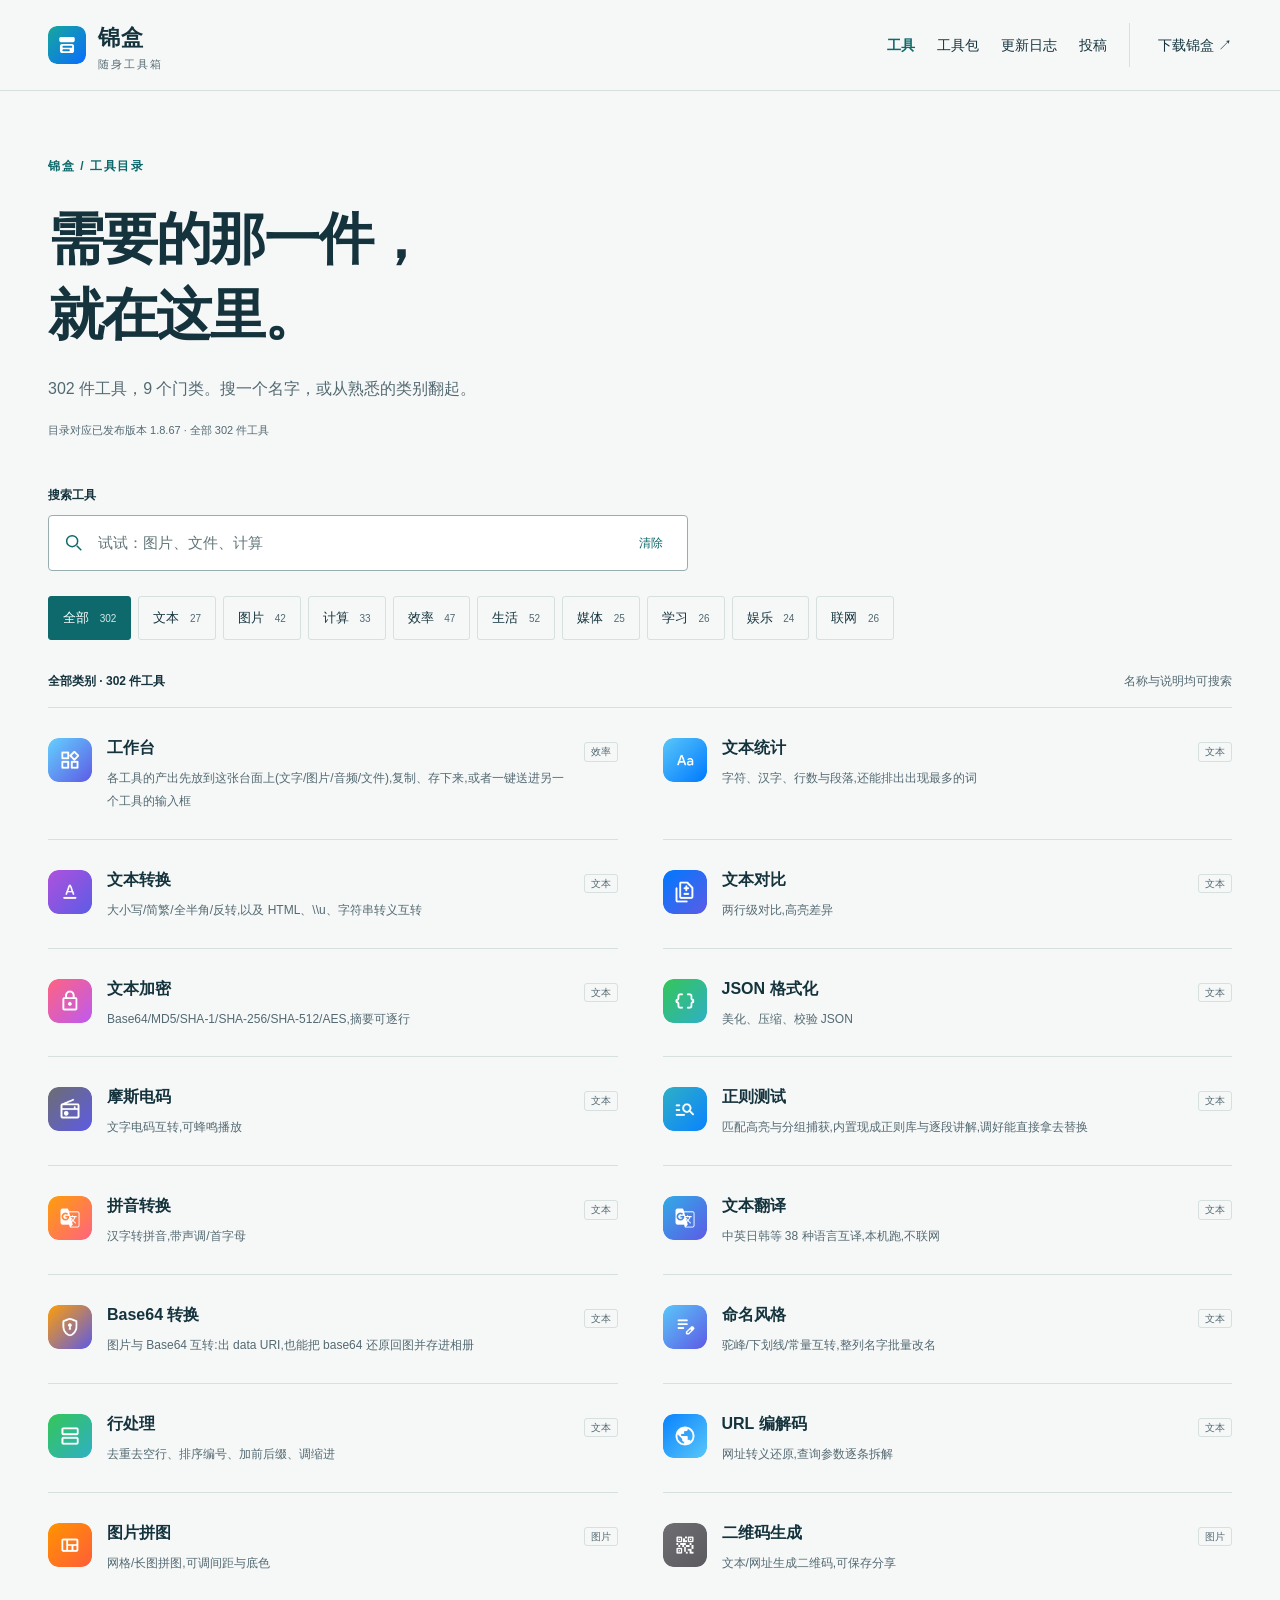
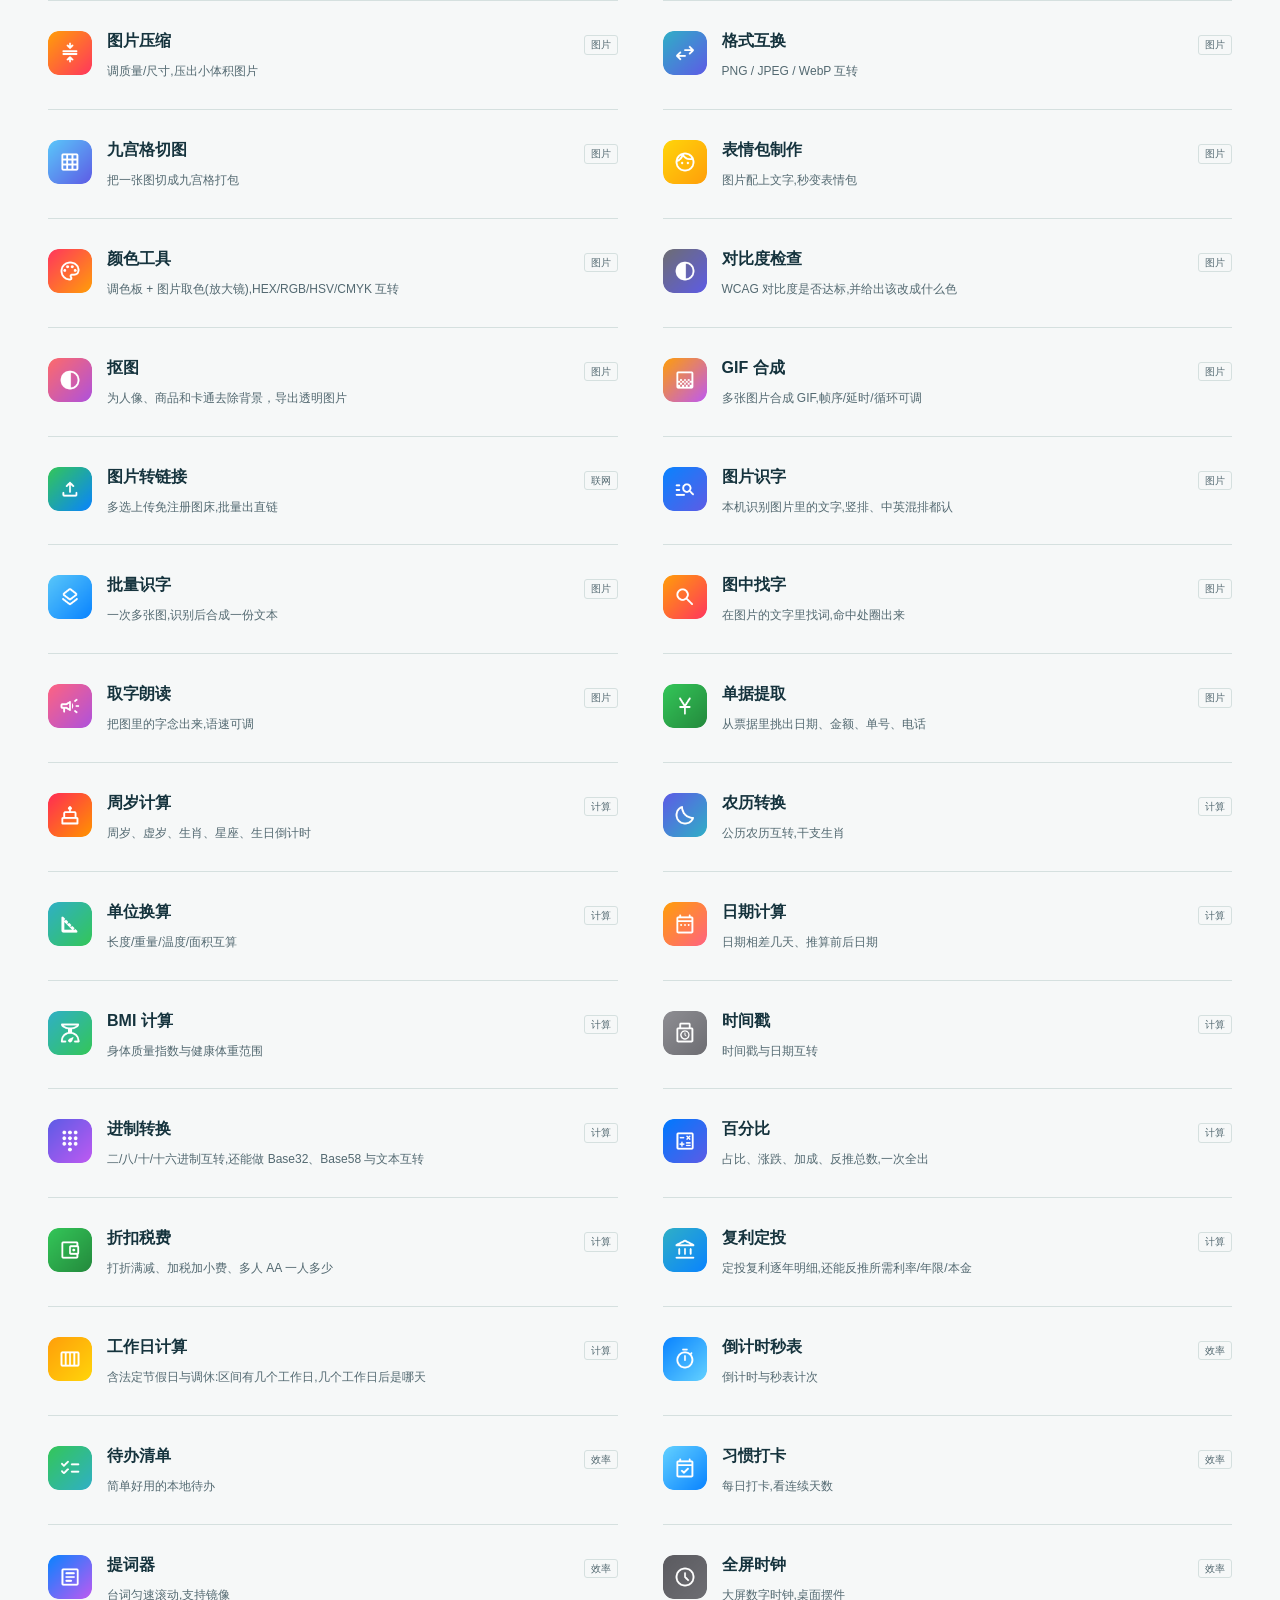
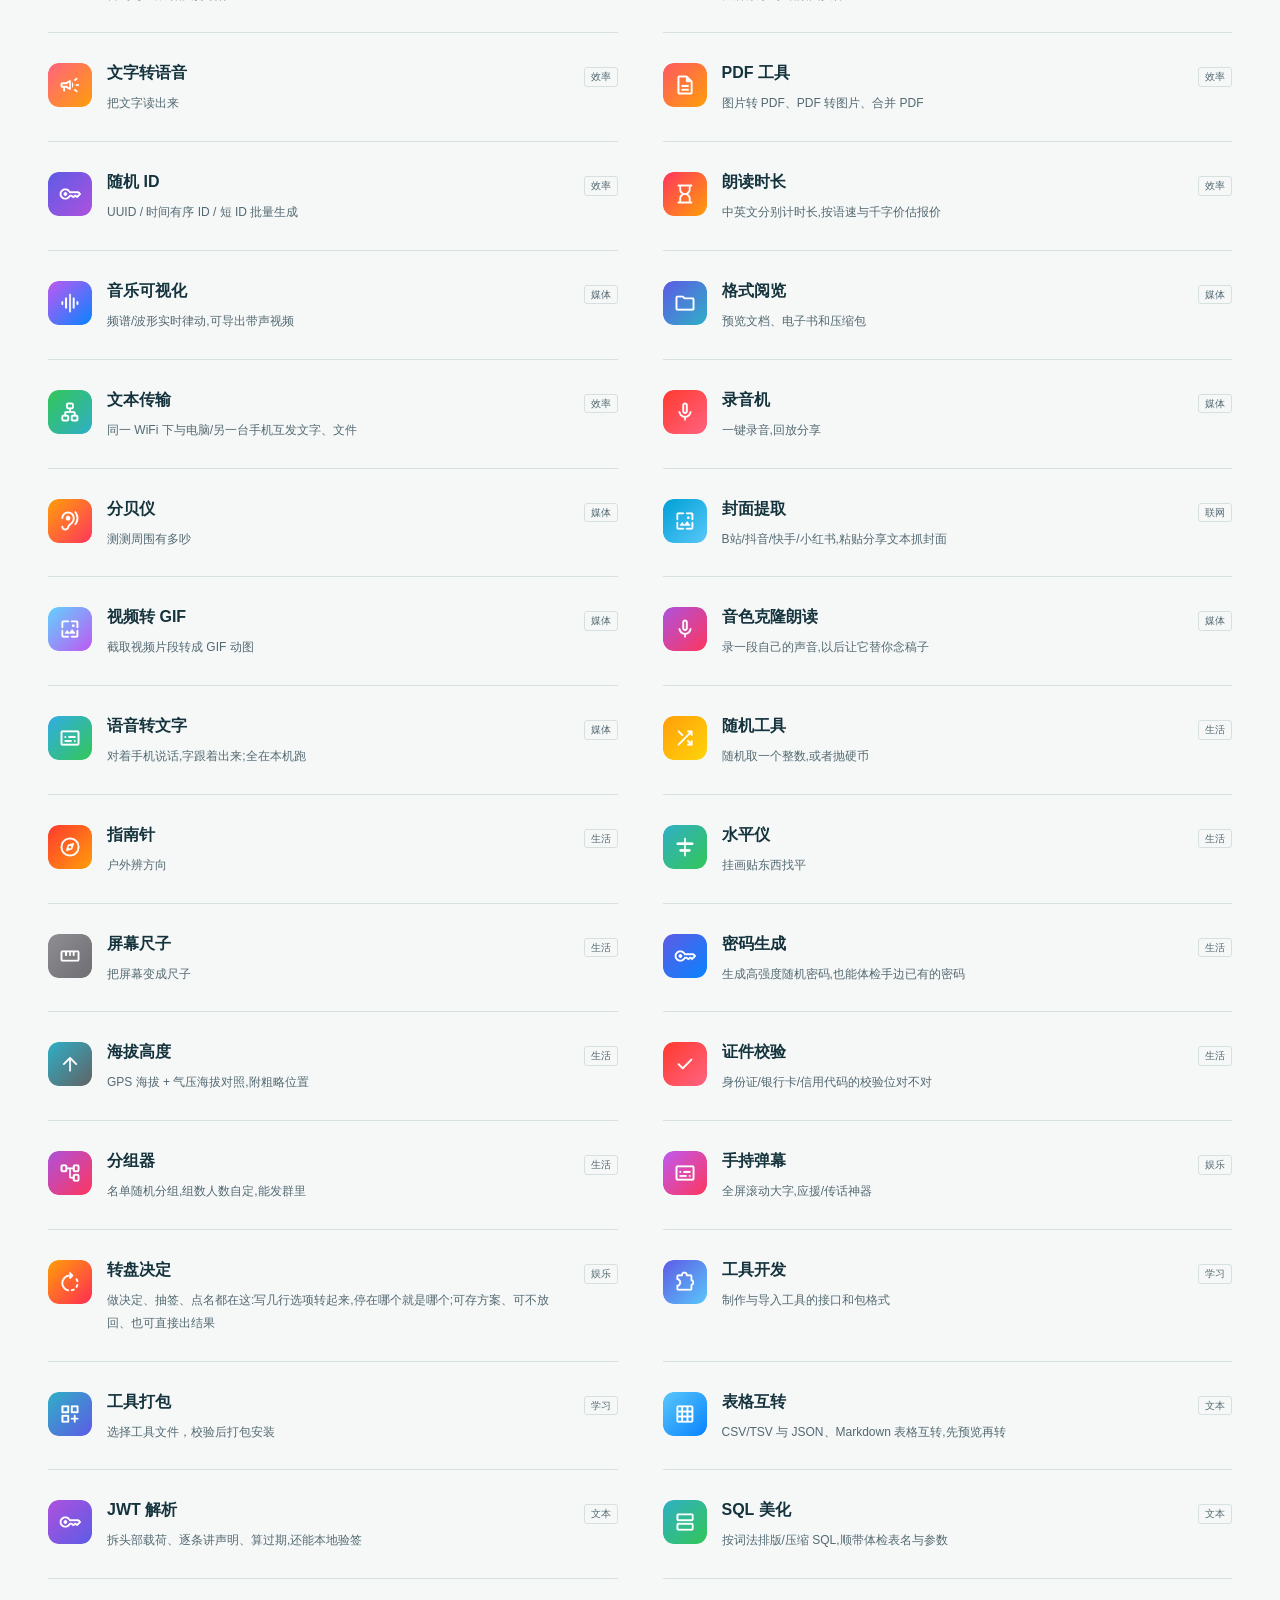
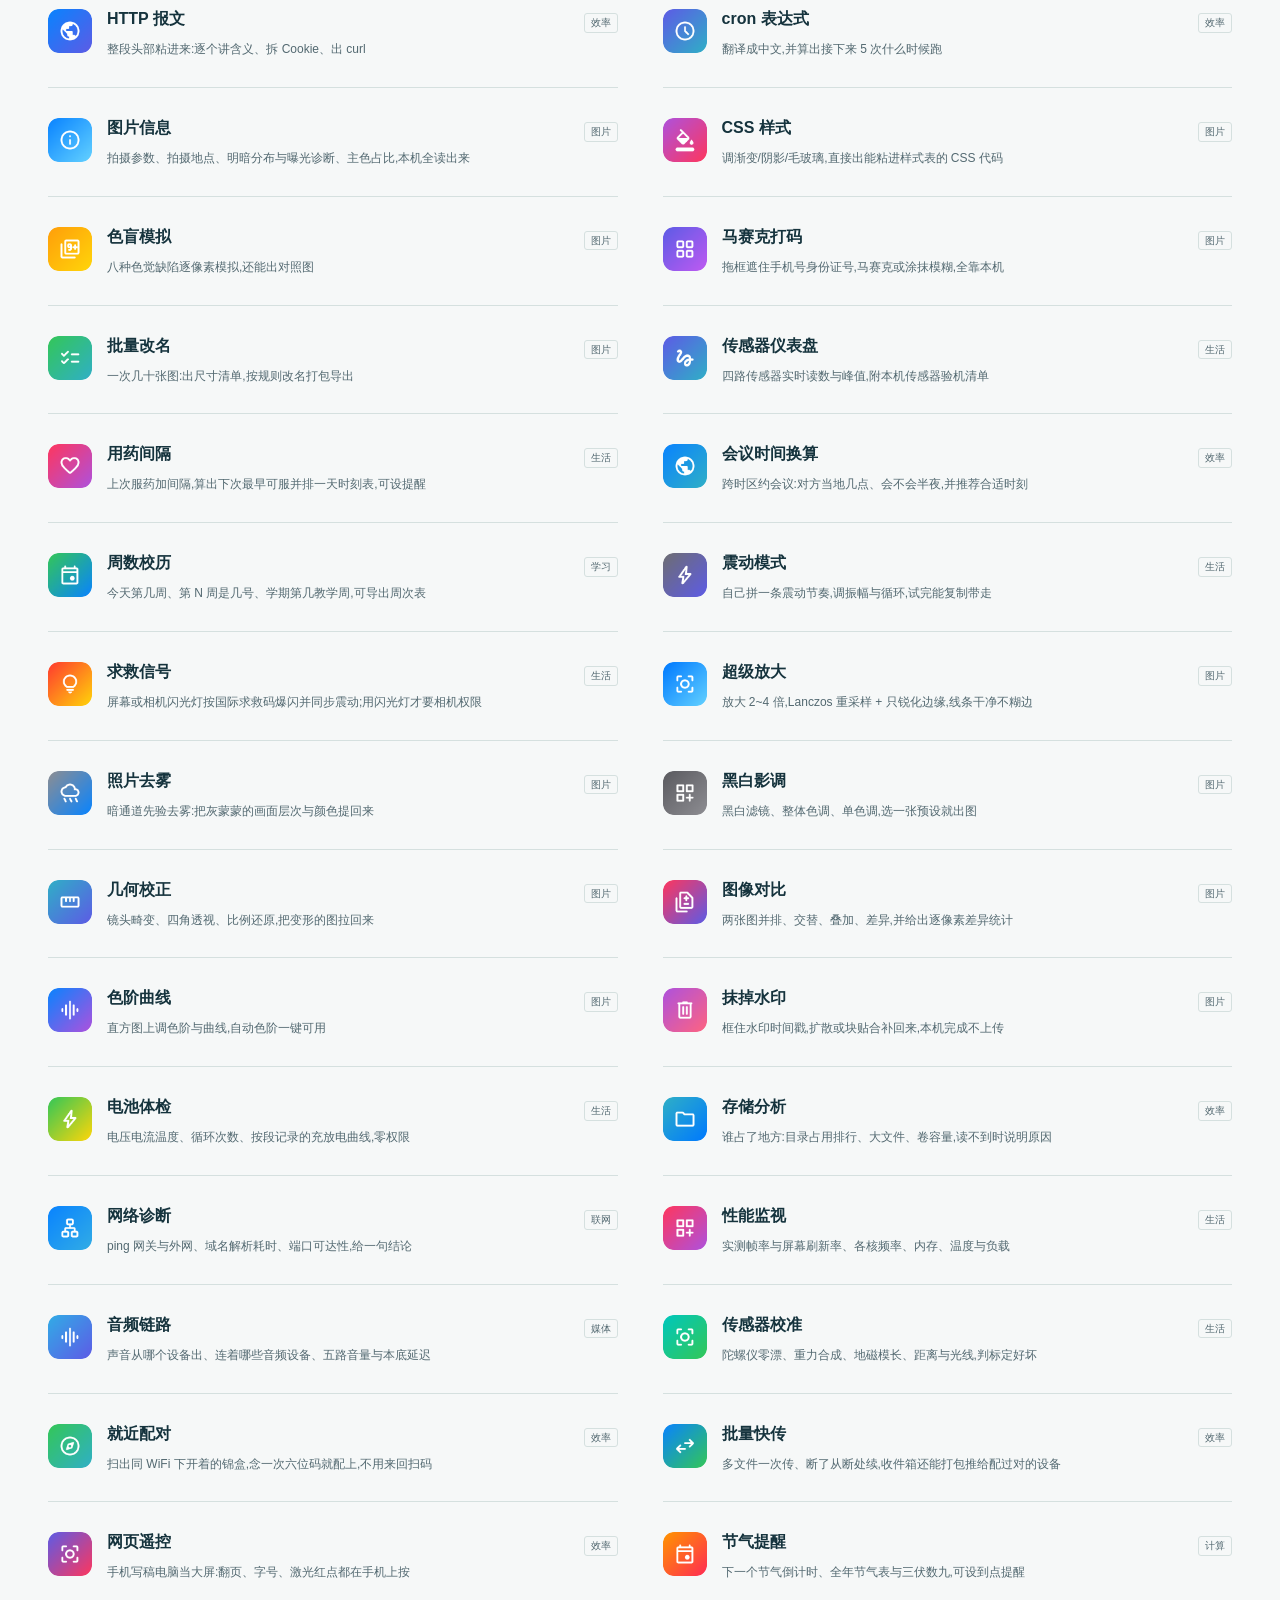
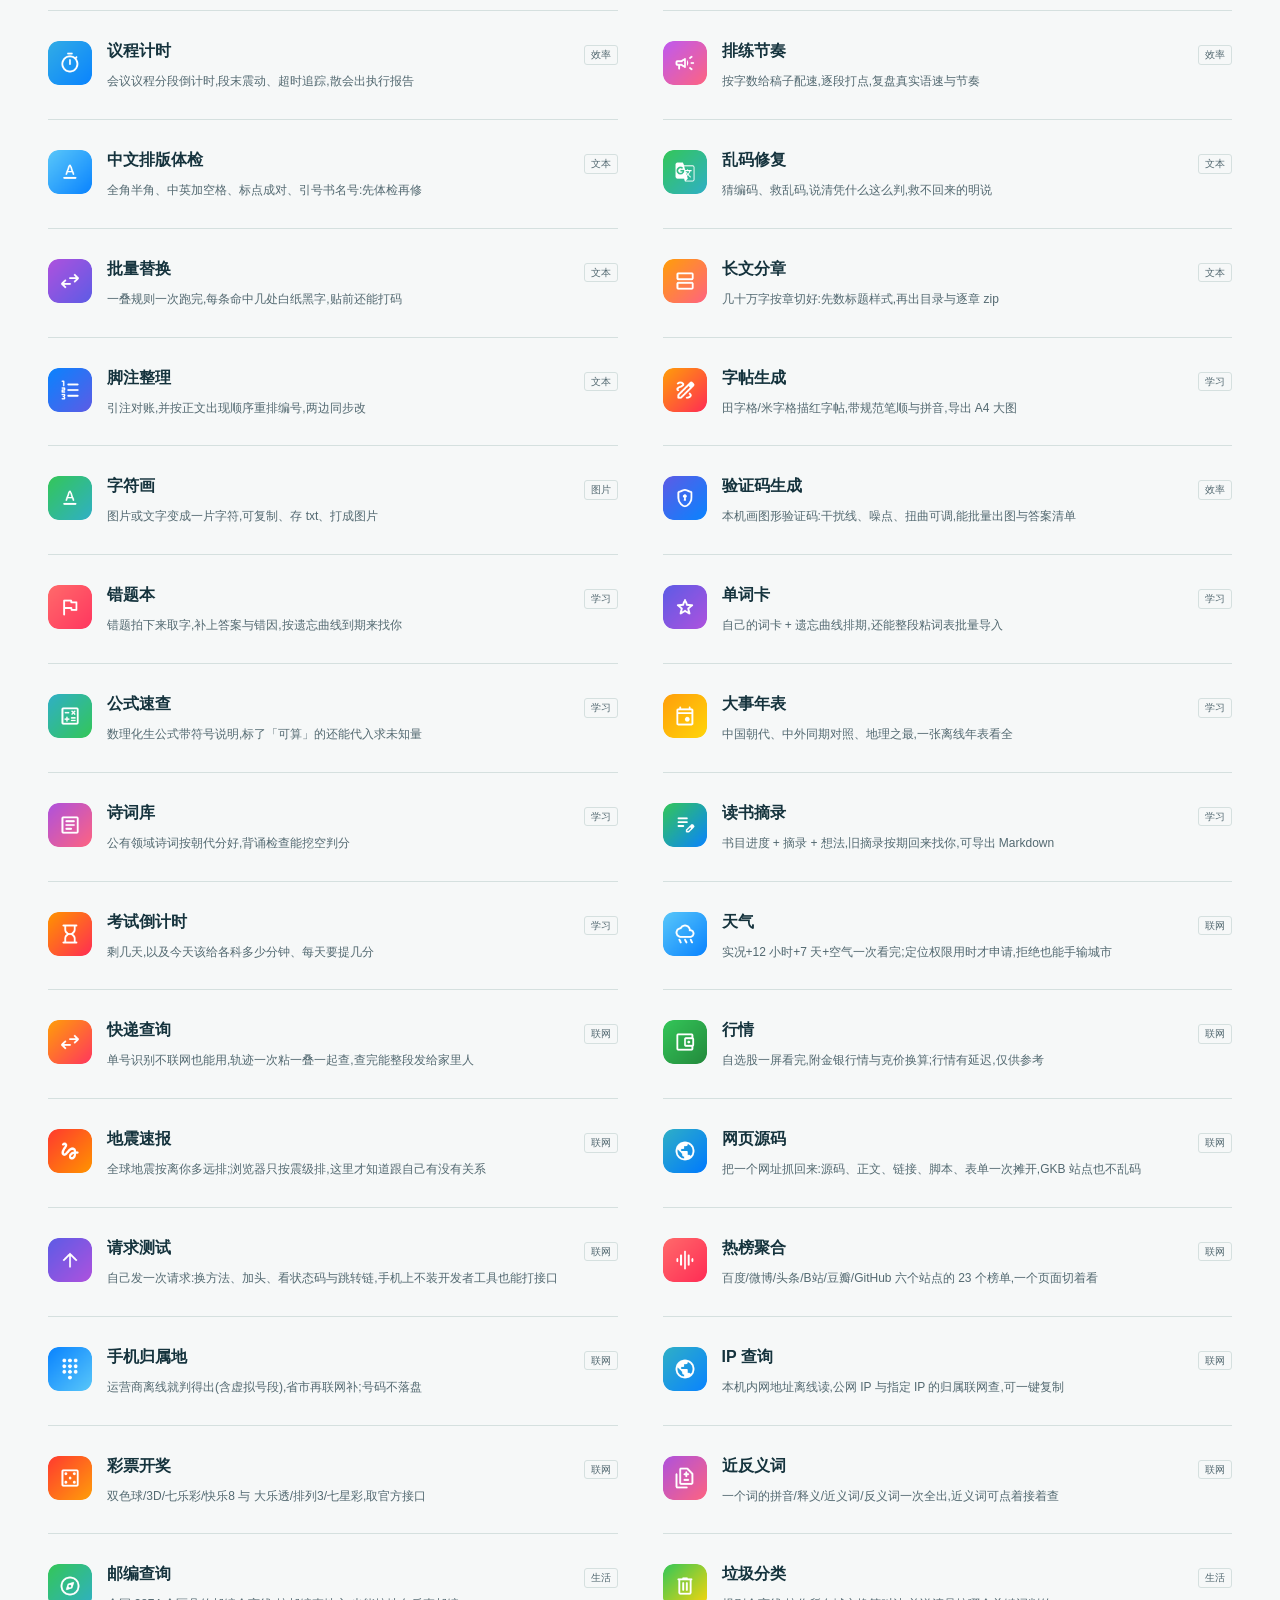
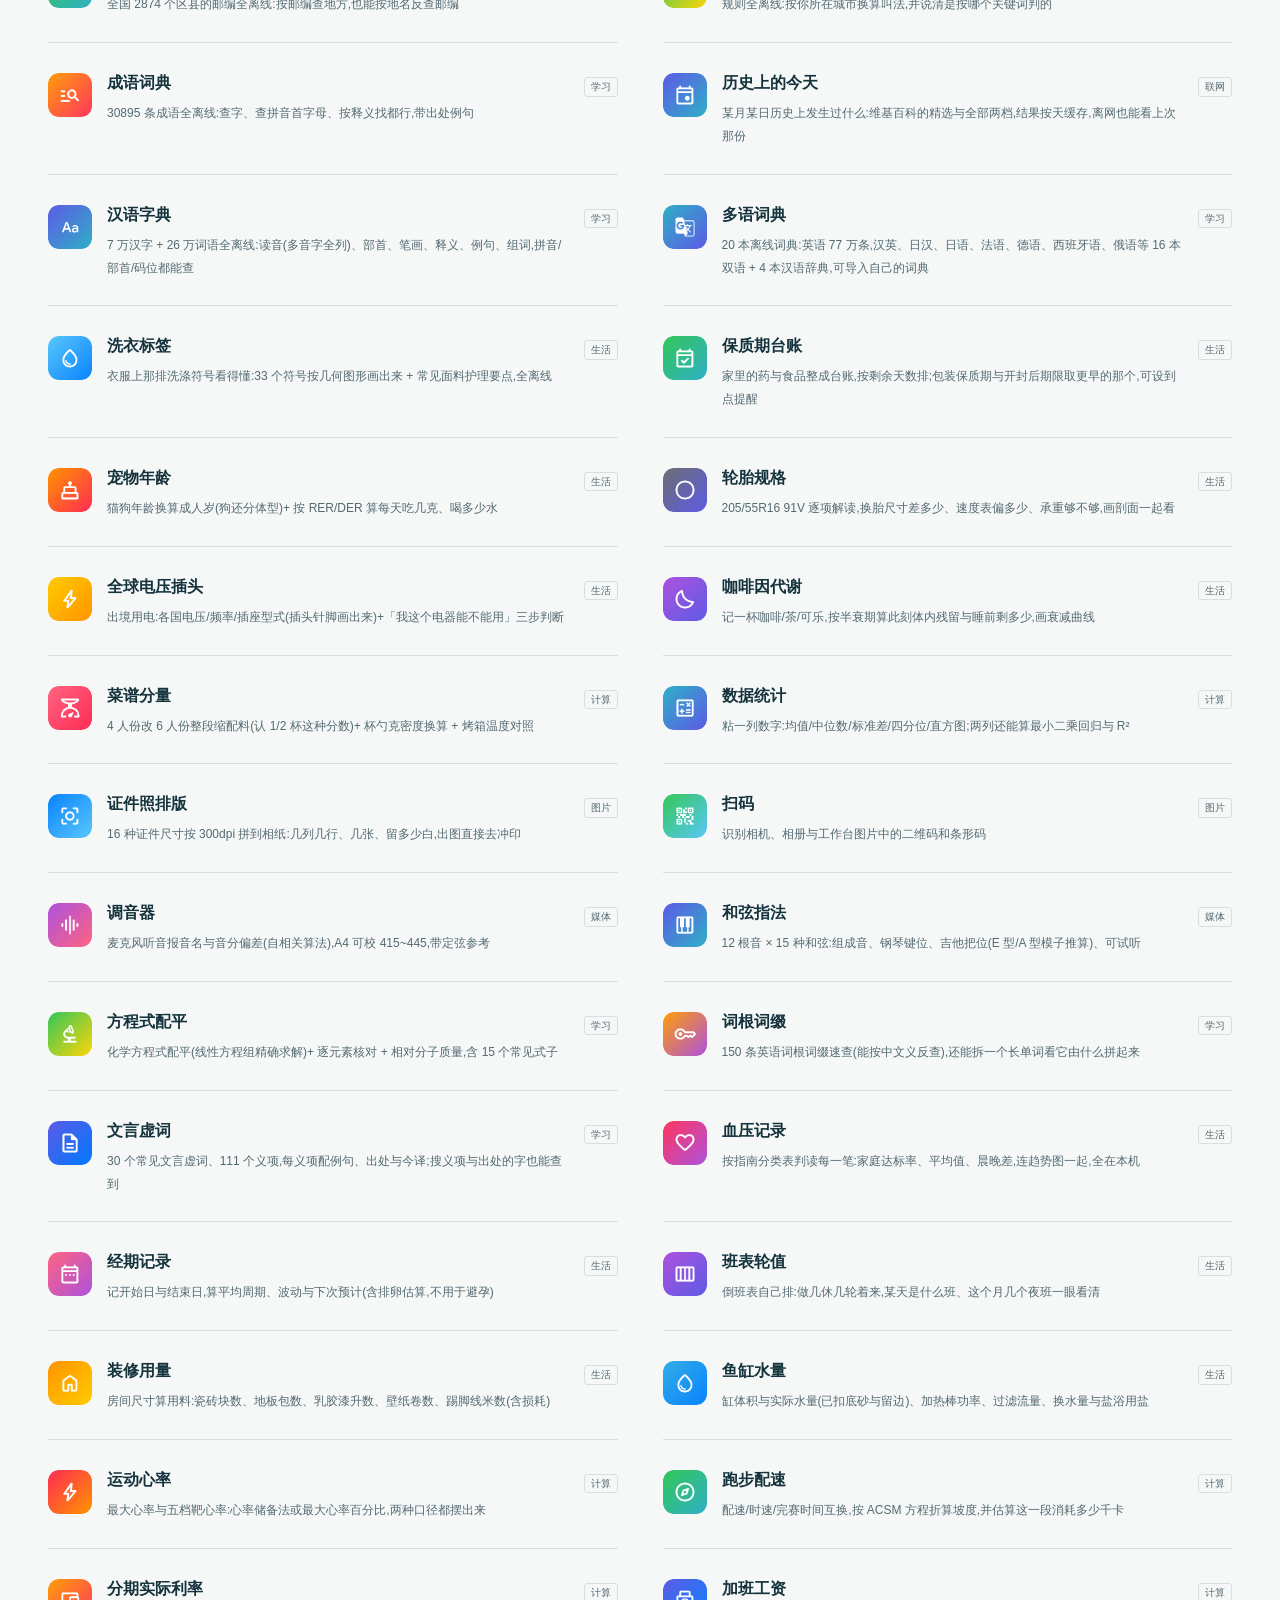
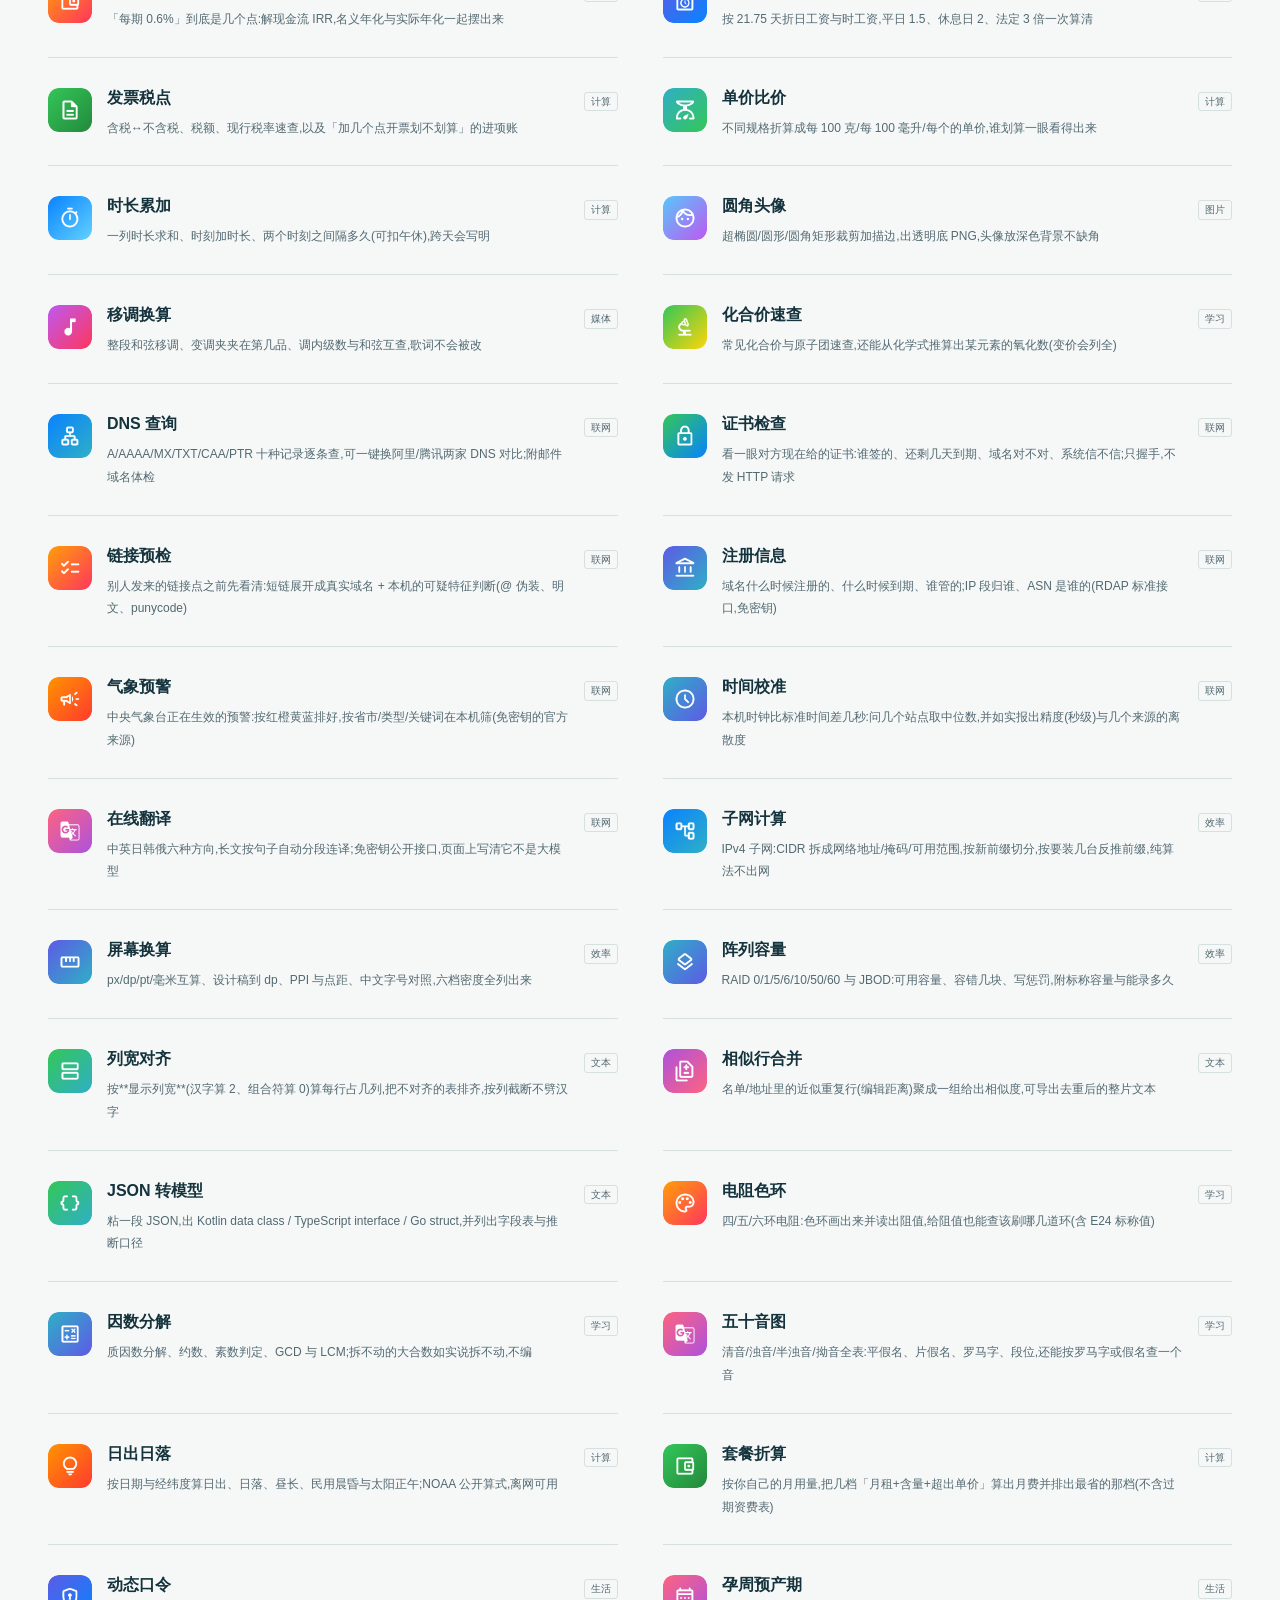
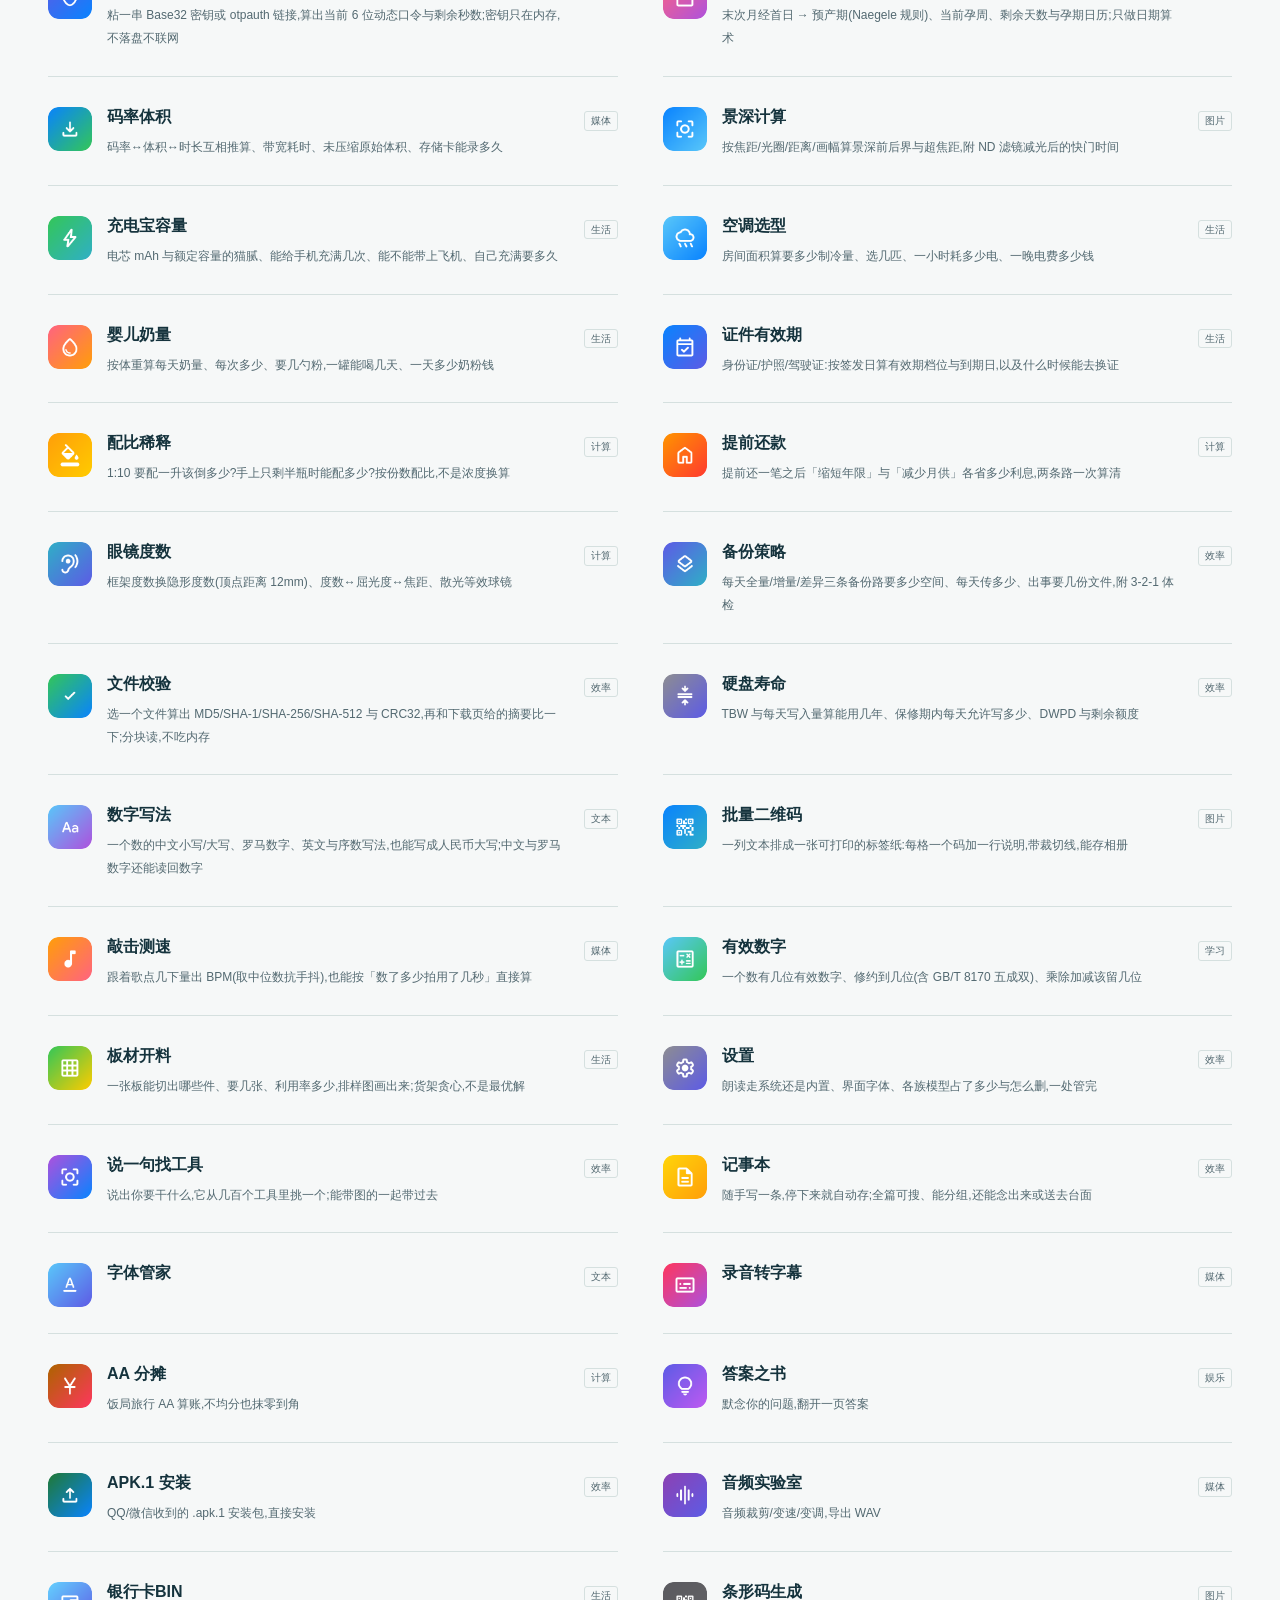
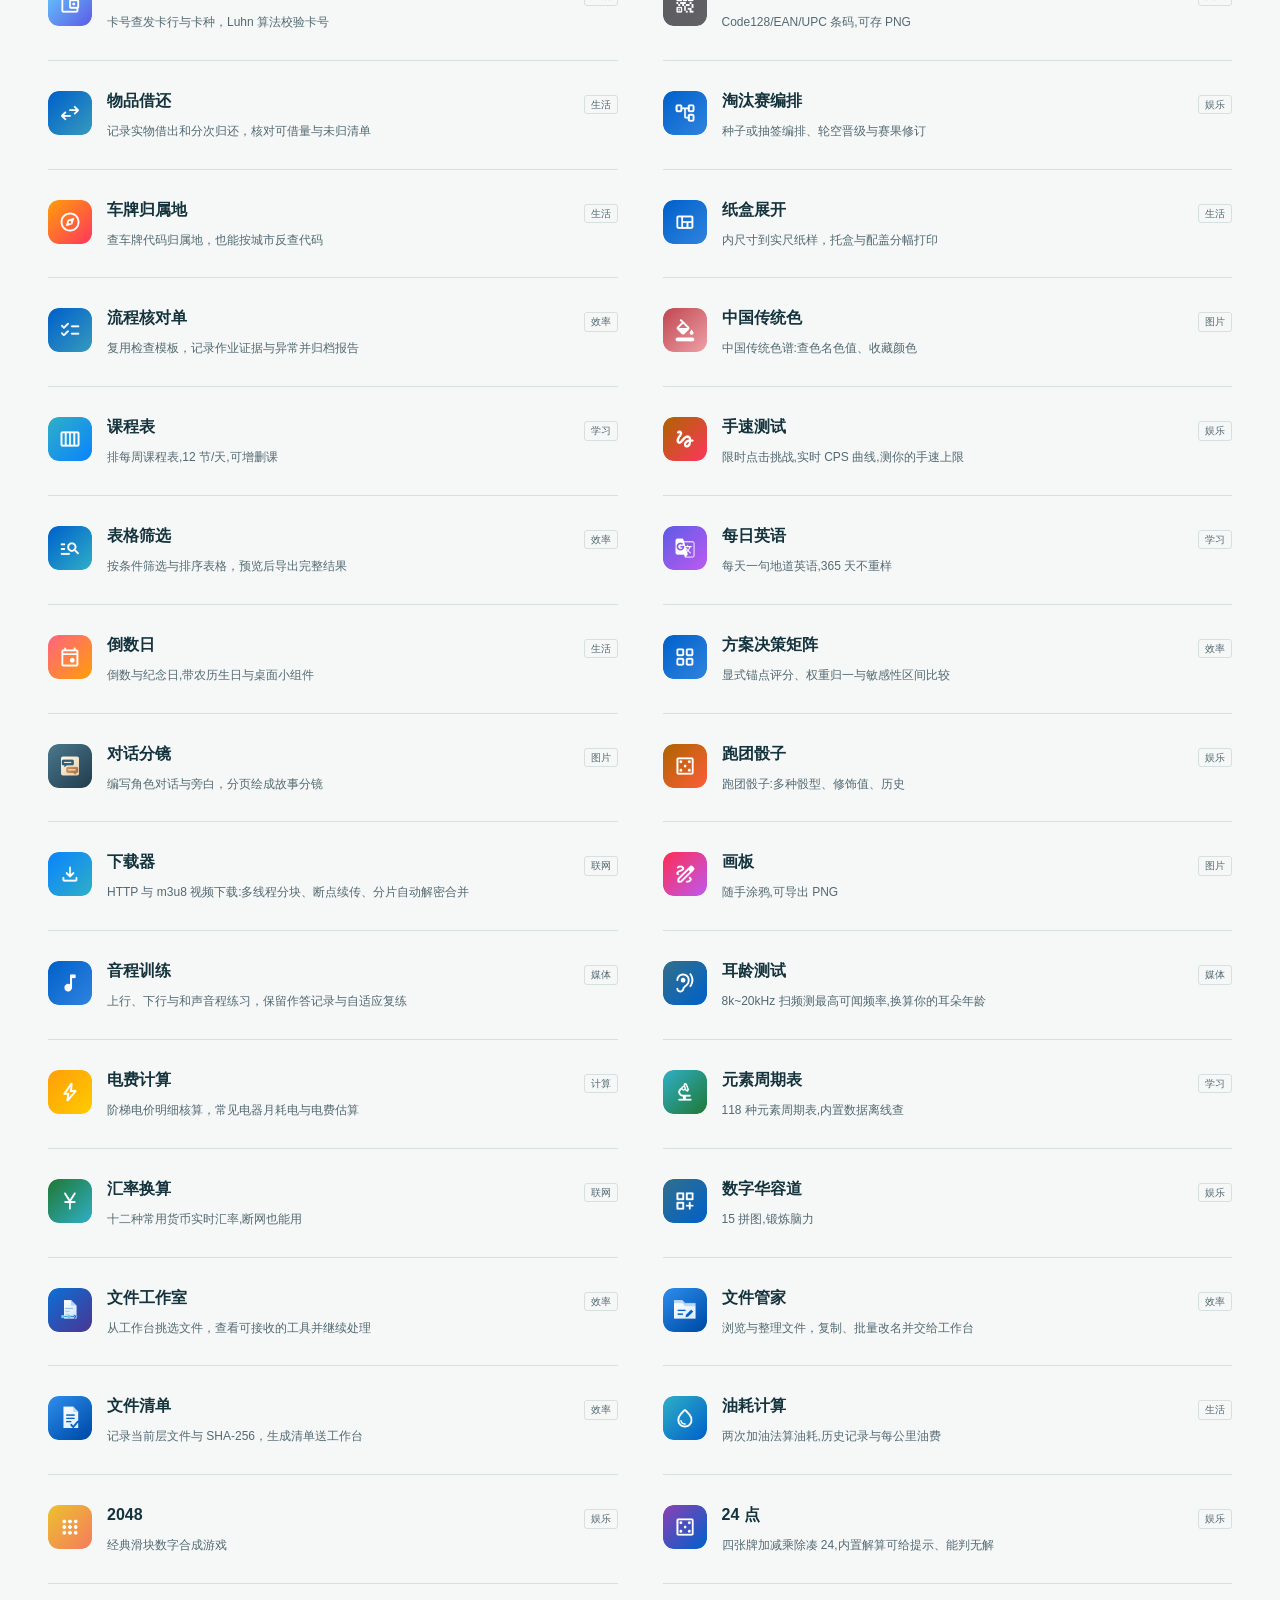
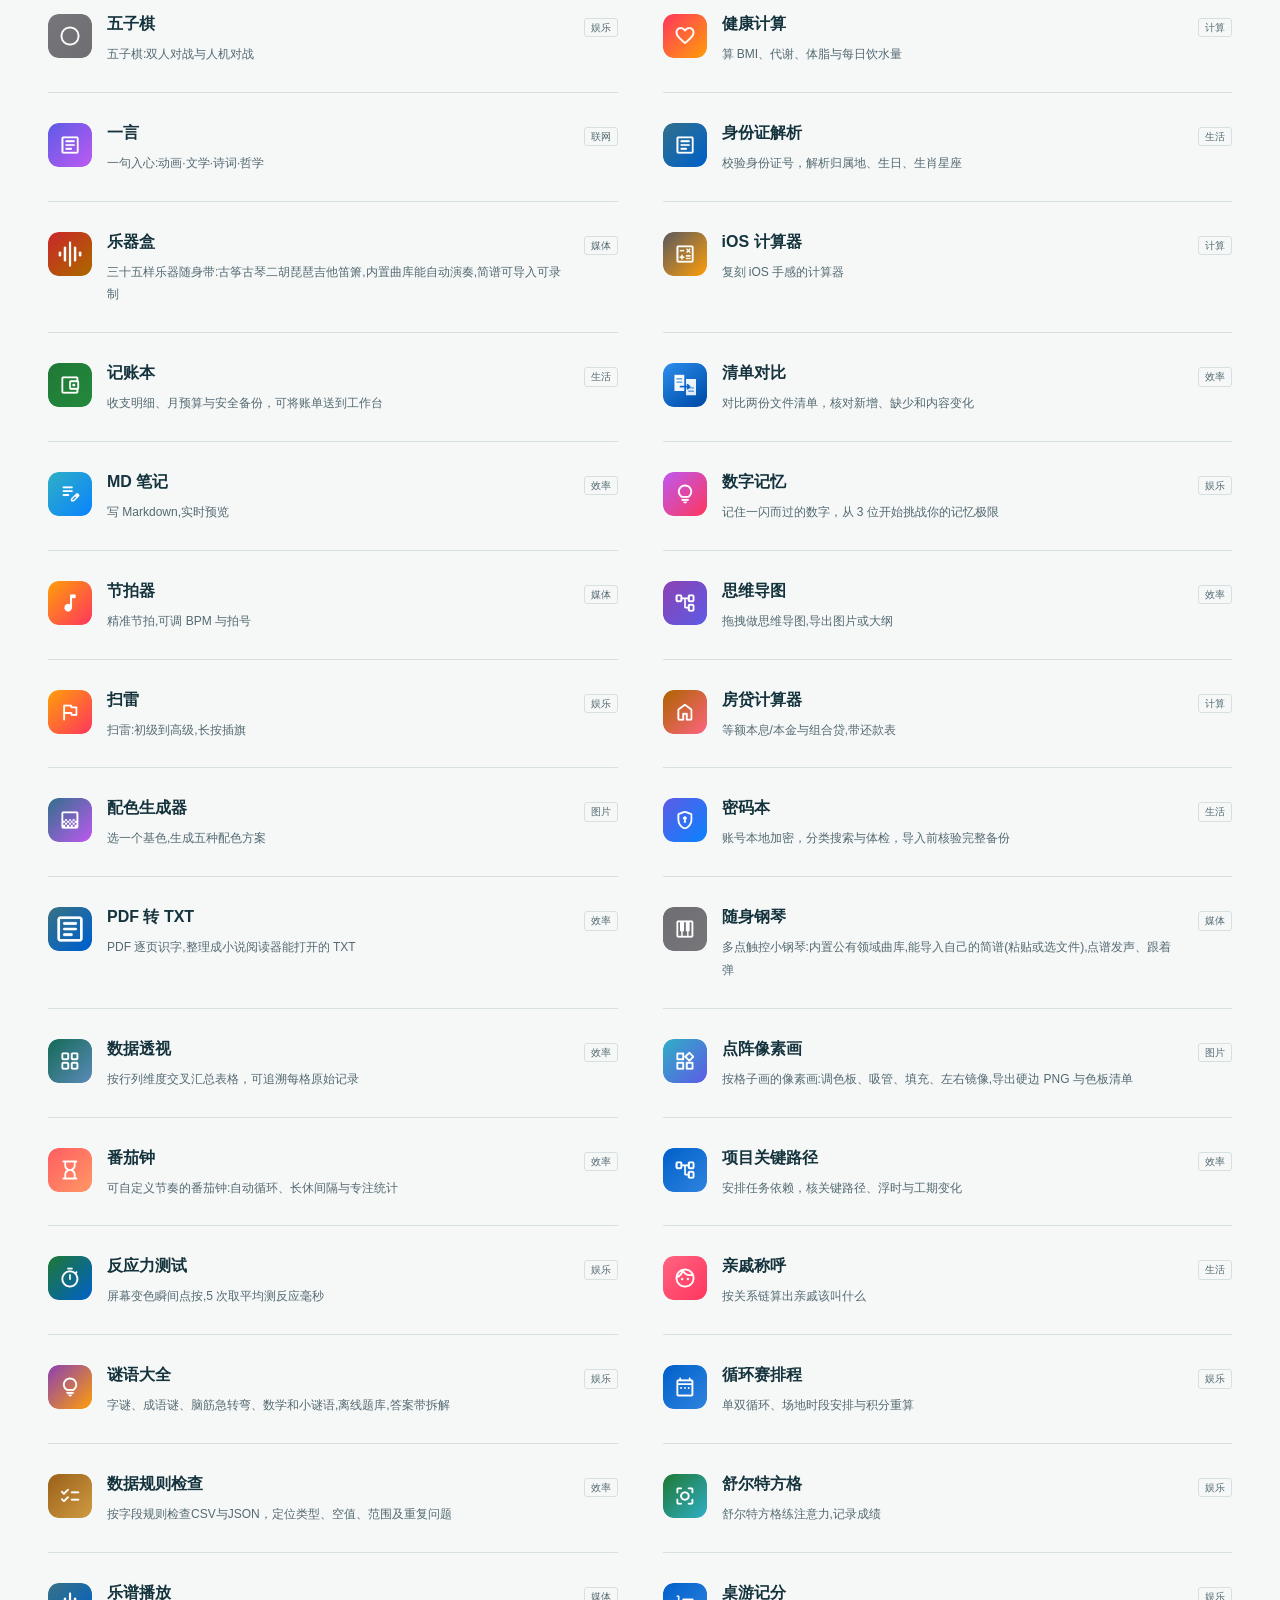
<file: tools.html>
<!doctype html>
<html lang="zh-CN"><head><meta charset="utf-8"><meta name="viewport" content="width=device-width, initial-scale=1"><meta name="theme-color" content="#F6F8F8"><meta name="description" content="浏览锦盒 1.8.67 的 302 件工具，按9类筛选，搜索名称与说明。"><title>全部工具 · 锦盒</title><link rel="icon" type="image/svg+xml" href="assets/jinhe-icon.svg"><link rel="stylesheet" href="site.css"><script defer src="site.js"></script></head><body><a class="skip-link" href="#main">跳到主要内容</a><header class="site-header"><div class="wrap nav"><a class="brand" href="index.html" aria-label="锦盒首页"><img src="assets/jinhe-icon.svg" width="38" height="38" alt=""><span>锦盒<span class="brand-sub">随身工具箱</span></span></a><nav aria-label="主导航"><a href="tools.html" aria-current="page">工具</a><a href="downloads.html">工具包</a><a href="changelog.html">更新日志</a><a href="contribute.html">投稿</a><a class="nav-download" href="index.html#download">下载锦盒 ↗</a></nav></div></header><main id="main" class="wrap directory"><div class="directory-header"><p class="eyebrow">锦盒 / 工具目录</p><h1>需要的那一件，<br>就在这里。</h1><p>302 件工具，9 个门类。搜一个名字，或从熟悉的类别翻起。</p><span class="catalog-version">目录对应已发布版本 1.8.67 · 全部 302 件工具</span></div><div class="directory-controls"><form class="search-form" role="search"><label for="tool-search">搜索工具</label><div class="search-input"><svg viewBox="0 0 24 24" width="22" height="22" aria-hidden="true"><circle cx="10" cy="10" r="6"/><path d="m15 15 5 5"/></svg><input type="search" id="tool-search" name="q" placeholder="试试：图片、文件、计算" autocomplete="off"><button type="button" id="clear-search" aria-label="清除搜索">清除</button></div></form><div class="category-filters" role="group" aria-label="按工具类别筛选"><button type="button" data-category="" aria-pressed="true">全部 <span>302</span></button><button type="button" data-category="文本" aria-pressed="false">文本 <span>27</span></button><button type="button" data-category="图片" aria-pressed="false">图片 <span>42</span></button><button type="button" data-category="计算" aria-pressed="false">计算 <span>33</span></button><button type="button" data-category="效率" aria-pressed="false">效率 <span>47</span></button><button type="button" data-category="生活" aria-pressed="false">生活 <span>52</span></button><button type="button" data-category="媒体" aria-pressed="false">媒体 <span>25</span></button><button type="button" data-category="学习" aria-pressed="false">学习 <span>26</span></button><button type="button" data-category="娱乐" aria-pressed="false">娱乐 <span>24</span></button><button type="button" data-category="联网" aria-pressed="false">联网 <span>26</span></button></div></div><div class="results-heading"><p id="results-status" role="status" aria-live="polite">共 302 件工具</p><span>名称与说明均可搜索</span></div><noscript><p class="noscript-note">当前显示完整目录。启用 JavaScript 后可搜索与筛选。</p></noscript><ul class="tool-list" id="tool-list"><li class="tool-row" data-cat="效率"><img src="assets/icons/workbench.png" width="44" height="44" alt="" loading="lazy"><div><h2>工作台</h2><p>各工具的产出先放到这张台面上(文字/图片/音频/文件),复制、存下来,或者一键送进另一个工具的输入框</p></div><span class="tool-category">效率</span></li><li class="tool-row" data-cat="文本"><img src="assets/icons/wordcount.png" width="44" height="44" alt="" loading="lazy"><div><h2>文本统计</h2><p>字符、汉字、行数与段落,还能排出出现最多的词</p></div><span class="tool-category">文本</span></li><li class="tool-row" data-cat="文本"><img src="assets/icons/texttransform.png" width="44" height="44" alt="" loading="lazy"><div><h2>文本转换</h2><p>大小写/简繁/全半角/反转,以及 HTML、\\u、字符串转义互转</p></div><span class="tool-category">文本</span></li><li class="tool-row" data-cat="文本"><img src="assets/icons/textdiff.png" width="44" height="44" alt="" loading="lazy"><div><h2>文本对比</h2><p>两行级对比,高亮差异</p></div><span class="tool-category">文本</span></li><li class="tool-row" data-cat="文本"><img src="assets/icons/textcrypto.png" width="44" height="44" alt="" loading="lazy"><div><h2>文本加密</h2><p>Base64/MD5/SHA-1/SHA-256/SHA-512/AES,摘要可逐行</p></div><span class="tool-category">文本</span></li><li class="tool-row" data-cat="文本"><img src="assets/icons/jsonformat.png" width="44" height="44" alt="" loading="lazy"><div><h2>JSON 格式化</h2><p>美化、压缩、校验 JSON</p></div><span class="tool-category">文本</span></li><li class="tool-row" data-cat="文本"><img src="assets/icons/morse.png" width="44" height="44" alt="" loading="lazy"><div><h2>摩斯电码</h2><p>文字电码互转,可蜂鸣播放</p></div><span class="tool-category">文本</span></li><li class="tool-row" data-cat="文本"><img src="assets/icons/regex.png" width="44" height="44" alt="" loading="lazy"><div><h2>正则测试</h2><p>匹配高亮与分组捕获,内置现成正则库与逐段讲解,调好能直接拿去替换</p></div><span class="tool-category">文本</span></li><li class="tool-row" data-cat="文本"><img src="assets/icons/pinyin.png" width="44" height="44" alt="" loading="lazy"><div><h2>拼音转换</h2><p>汉字转拼音,带声调/首字母</p></div><span class="tool-category">文本</span></li><li class="tool-row" data-cat="文本"><img src="assets/icons/texttranslate.png" width="44" height="44" alt="" loading="lazy"><div><h2>文本翻译</h2><p>中英日韩等 38 种语言互译,本机跑,不联网</p></div><span class="tool-category">文本</span></li><li class="tool-row" data-cat="文本"><img src="assets/icons/base64.png" width="44" height="44" alt="" loading="lazy"><div><h2>Base64 转换</h2><p>图片与 Base64 互转:出 data URI,也能把 base64 还原回图并存进相册</p></div><span class="tool-category">文本</span></li><li class="tool-row" data-cat="文本"><img src="assets/icons/namestyle.png" width="44" height="44" alt="" loading="lazy"><div><h2>命名风格</h2><p>驼峰/下划线/常量互转,整列名字批量改名</p></div><span class="tool-category">文本</span></li><li class="tool-row" data-cat="文本"><img src="assets/icons/linework.png" width="44" height="44" alt="" loading="lazy"><div><h2>行处理</h2><p>去重去空行、排序编号、加前后缀、调缩进</p></div><span class="tool-category">文本</span></li><li class="tool-row" data-cat="文本"><img src="assets/icons/urlcodec.png" width="44" height="44" alt="" loading="lazy"><div><h2>URL 编解码</h2><p>网址转义还原,查询参数逐条拆解</p></div><span class="tool-category">文本</span></li><li class="tool-row" data-cat="图片"><img src="assets/icons/collage.png" width="44" height="44" alt="" loading="lazy"><div><h2>图片拼图</h2><p>网格/长图拼图,可调间距与底色</p></div><span class="tool-category">图片</span></li><li class="tool-row" data-cat="图片"><img src="assets/icons/qrgen.png" width="44" height="44" alt="" loading="lazy"><div><h2>二维码生成</h2><p>文本/网址生成二维码,可保存分享</p></div><span class="tool-category">图片</span></li><li class="tool-row" data-cat="图片"><img src="assets/icons/imgcompress.png" width="44" height="44" alt="" loading="lazy"><div><h2>图片压缩</h2><p>调质量/尺寸,压出小体积图片</p></div><span class="tool-category">图片</span></li><li class="tool-row" data-cat="图片"><img src="assets/icons/imgconvert.png" width="44" height="44" alt="" loading="lazy"><div><h2>格式互换</h2><p>PNG / JPEG / WebP 互转</p></div><span class="tool-category">图片</span></li><li class="tool-row" data-cat="图片"><img src="assets/icons/ninegrid.png" width="44" height="44" alt="" loading="lazy"><div><h2>九宫格切图</h2><p>把一张图切成九宫格打包</p></div><span class="tool-category">图片</span></li><li class="tool-row" data-cat="图片"><img src="assets/icons/meme.png" width="44" height="44" alt="" loading="lazy"><div><h2>表情包制作</h2><p>图片配上文字,秒变表情包</p></div><span class="tool-category">图片</span></li><li class="tool-row" data-cat="图片"><img src="assets/icons/colortool.png" width="44" height="44" alt="" loading="lazy"><div><h2>颜色工具</h2><p>调色板 + 图片取色(放大镜),HEX/RGB/HSV/CMYK 互转</p></div><span class="tool-category">图片</span></li><li class="tool-row" data-cat="图片"><img src="assets/icons/contrast.png" width="44" height="44" alt="" loading="lazy"><div><h2>对比度检查</h2><p>WCAG 对比度是否达标,并给出该改成什么色</p></div><span class="tool-category">图片</span></li><li class="tool-row" data-cat="图片"><img src="assets/icons/cutout.png" width="44" height="44" alt="" loading="lazy"><div><h2>抠图</h2><p>为人像、商品和卡通去除背景，导出透明图片</p></div><span class="tool-category">图片</span></li><li class="tool-row" data-cat="图片"><img src="assets/icons/gifmake.png" width="44" height="44" alt="" loading="lazy"><div><h2>GIF 合成</h2><p>多张图片合成 GIF,帧序/延时/循环可调</p></div><span class="tool-category">图片</span></li><li class="tool-row" data-cat="联网"><img src="assets/icons/imglink.png" width="44" height="44" alt="" loading="lazy"><div><h2>图片转链接</h2><p>多选上传免注册图床,批量出直链</p></div><span class="tool-category">联网</span></li><li class="tool-row" data-cat="图片"><img src="assets/icons/ocrtext.png" width="44" height="44" alt="" loading="lazy"><div><h2>图片识字</h2><p>本机识别图片里的文字,竖排、中英混排都认</p></div><span class="tool-category">图片</span></li><li class="tool-row" data-cat="图片"><img src="assets/icons/ocrbatch.png" width="44" height="44" alt="" loading="lazy"><div><h2>批量识字</h2><p>一次多张图,识别后合成一份文本</p></div><span class="tool-category">图片</span></li><li class="tool-row" data-cat="图片"><img src="assets/icons/ocrfind.png" width="44" height="44" alt="" loading="lazy"><div><h2>图中找字</h2><p>在图片的文字里找词,命中处圈出来</p></div><span class="tool-category">图片</span></li><li class="tool-row" data-cat="图片"><img src="assets/icons/ocrspeak.png" width="44" height="44" alt="" loading="lazy"><div><h2>取字朗读</h2><p>把图里的字念出来,语速可调</p></div><span class="tool-category">图片</span></li><li class="tool-row" data-cat="图片"><img src="assets/icons/ocrextract.png" width="44" height="44" alt="" loading="lazy"><div><h2>单据提取</h2><p>从票据里挑出日期、金额、单号、电话</p></div><span class="tool-category">图片</span></li><li class="tool-row" data-cat="计算"><img src="assets/icons/agecalc.png" width="44" height="44" alt="" loading="lazy"><div><h2>周岁计算</h2><p>周岁、虚岁、生肖、星座、生日倒计时</p></div><span class="tool-category">计算</span></li><li class="tool-row" data-cat="计算"><img src="assets/icons/lunar.png" width="44" height="44" alt="" loading="lazy"><div><h2>农历转换</h2><p>公历农历互转,干支生肖</p></div><span class="tool-category">计算</span></li><li class="tool-row" data-cat="计算"><img src="assets/icons/unitconvert.png" width="44" height="44" alt="" loading="lazy"><div><h2>单位换算</h2><p>长度/重量/温度/面积互算</p></div><span class="tool-category">计算</span></li><li class="tool-row" data-cat="计算"><img src="assets/icons/datecalc.png" width="44" height="44" alt="" loading="lazy"><div><h2>日期计算</h2><p>日期相差几天、推算前后日期</p></div><span class="tool-category">计算</span></li><li class="tool-row" data-cat="计算"><img src="assets/icons/bmi.png" width="44" height="44" alt="" loading="lazy"><div><h2>BMI 计算</h2><p>身体质量指数与健康体重范围</p></div><span class="tool-category">计算</span></li><li class="tool-row" data-cat="计算"><img src="assets/icons/timestamp.png" width="44" height="44" alt="" loading="lazy"><div><h2>时间戳</h2><p>时间戳与日期互转</p></div><span class="tool-category">计算</span></li><li class="tool-row" data-cat="计算"><img src="assets/icons/baseconvert.png" width="44" height="44" alt="" loading="lazy"><div><h2>进制转换</h2><p>二/八/十/十六进制互转,还能做 Base32、Base58 与文本互转</p></div><span class="tool-category">计算</span></li><li class="tool-row" data-cat="计算"><img src="assets/icons/percentcalc.png" width="44" height="44" alt="" loading="lazy"><div><h2>百分比</h2><p>占比、涨跌、加成、反推总数,一次全出</p></div><span class="tool-category">计算</span></li><li class="tool-row" data-cat="计算"><img src="assets/icons/discount.png" width="44" height="44" alt="" loading="lazy"><div><h2>折扣税费</h2><p>打折满减、加税加小费、多人 AA 一人多少</p></div><span class="tool-category">计算</span></li><li class="tool-row" data-cat="计算"><img src="assets/icons/compound.png" width="44" height="44" alt="" loading="lazy"><div><h2>复利定投</h2><p>定投复利逐年明细,还能反推所需利率/年限/本金</p></div><span class="tool-category">计算</span></li><li class="tool-row" data-cat="计算"><img src="assets/icons/workday.png" width="44" height="44" alt="" loading="lazy"><div><h2>工作日计算</h2><p>含法定节假日与调休:区间有几个工作日,几个工作日后是哪天</p></div><span class="tool-category">计算</span></li><li class="tool-row" data-cat="效率"><img src="assets/icons/countdown.png" width="44" height="44" alt="" loading="lazy"><div><h2>倒计时秒表</h2><p>倒计时与秒表计次</p></div><span class="tool-category">效率</span></li><li class="tool-row" data-cat="效率"><img src="assets/icons/todo.png" width="44" height="44" alt="" loading="lazy"><div><h2>待办清单</h2><p>简单好用的本地待办</p></div><span class="tool-category">效率</span></li><li class="tool-row" data-cat="效率"><img src="assets/icons/habit.png" width="44" height="44" alt="" loading="lazy"><div><h2>习惯打卡</h2><p>每日打卡,看连续天数</p></div><span class="tool-category">效率</span></li><li class="tool-row" data-cat="效率"><img src="assets/icons/teleprompter.png" width="44" height="44" alt="" loading="lazy"><div><h2>提词器</h2><p>台词匀速滚动,支持镜像</p></div><span class="tool-category">效率</span></li><li class="tool-row" data-cat="效率"><img src="assets/icons/fullclock.png" width="44" height="44" alt="" loading="lazy"><div><h2>全屏时钟</h2><p>大屏数字时钟,桌面摆件</p></div><span class="tool-category">效率</span></li><li class="tool-row" data-cat="效率"><img src="assets/icons/tts.png" width="44" height="44" alt="" loading="lazy"><div><h2>文字转语音</h2><p>把文字读出来</p></div><span class="tool-category">效率</span></li><li class="tool-row" data-cat="效率"><img src="assets/icons/pdftool.png" width="44" height="44" alt="" loading="lazy"><div><h2>PDF 工具</h2><p>图片转 PDF、PDF 转图片、合并 PDF</p></div><span class="tool-category">效率</span></li><li class="tool-row" data-cat="效率"><img src="assets/icons/uuidgen.png" width="44" height="44" alt="" loading="lazy"><div><h2>随机 ID</h2><p>UUID / 时间有序 ID / 短 ID 批量生成</p></div><span class="tool-category">效率</span></li><li class="tool-row" data-cat="效率"><img src="assets/icons/readtime.png" width="44" height="44" alt="" loading="lazy"><div><h2>朗读时长</h2><p>中英文分别计时长,按语速与千字价估报价</p></div><span class="tool-category">效率</span></li><li class="tool-row" data-cat="媒体"><img src="assets/icons/musicviz.png" width="44" height="44" alt="" loading="lazy"><div><h2>音乐可视化</h2><p>频谱/波形实时律动,可导出带声视频</p></div><span class="tool-category">媒体</span></li><li class="tool-row" data-cat="媒体"><img src="assets/icons/universal.png" width="44" height="44" alt="" loading="lazy"><div><h2>格式阅览</h2><p>预览文档、电子书和压缩包</p></div><span class="tool-category">媒体</span></li><li class="tool-row" data-cat="效率"><img src="assets/icons/lanshare.png" width="44" height="44" alt="" loading="lazy"><div><h2>文本传输</h2><p>同一 WiFi 下与电脑/另一台手机互发文字、文件</p></div><span class="tool-category">效率</span></li><li class="tool-row" data-cat="媒体"><img src="assets/icons/recorder.png" width="44" height="44" alt="" loading="lazy"><div><h2>录音机</h2><p>一键录音,回放分享</p></div><span class="tool-category">媒体</span></li><li class="tool-row" data-cat="媒体"><img src="assets/icons/decibel.png" width="44" height="44" alt="" loading="lazy"><div><h2>分贝仪</h2><p>测测周围有多吵</p></div><span class="tool-category">媒体</span></li><li class="tool-row" data-cat="联网"><img src="assets/icons/bilicover.png" width="44" height="44" alt="" loading="lazy"><div><h2>封面提取</h2><p>B站/抖音/快手/小红书,粘贴分享文本抓封面</p></div><span class="tool-category">联网</span></li><li class="tool-row" data-cat="媒体"><img src="assets/icons/video2gif.png" width="44" height="44" alt="" loading="lazy"><div><h2>视频转 GIF</h2><p>截取视频片段转成 GIF 动图</p></div><span class="tool-category">媒体</span></li><li class="tool-row" data-cat="媒体"><img src="assets/icons/voiceclone.png" width="44" height="44" alt="" loading="lazy"><div><h2>音色克隆朗读</h2><p>录一段自己的声音,以后让它替你念稿子</p></div><span class="tool-category">媒体</span></li><li class="tool-row" data-cat="媒体"><img src="assets/icons/speechtext.png" width="44" height="44" alt="" loading="lazy"><div><h2>语音转文字</h2><p>对着手机说话,字跟着出来;全在本机跑</p></div><span class="tool-category">媒体</span></li><li class="tool-row" data-cat="生活"><img src="assets/icons/randomtool.png" width="44" height="44" alt="" loading="lazy"><div><h2>随机工具</h2><p>随机取一个整数,或者抛硬币</p></div><span class="tool-category">生活</span></li><li class="tool-row" data-cat="生活"><img src="assets/icons/compass.png" width="44" height="44" alt="" loading="lazy"><div><h2>指南针</h2><p>户外辨方向</p></div><span class="tool-category">生活</span></li><li class="tool-row" data-cat="生活"><img src="assets/icons/level.png" width="44" height="44" alt="" loading="lazy"><div><h2>水平仪</h2><p>挂画贴东西找平</p></div><span class="tool-category">生活</span></li><li class="tool-row" data-cat="生活"><img src="assets/icons/ruler.png" width="44" height="44" alt="" loading="lazy"><div><h2>屏幕尺子</h2><p>把屏幕变成尺子</p></div><span class="tool-category">生活</span></li><li class="tool-row" data-cat="生活"><img src="assets/icons/password.png" width="44" height="44" alt="" loading="lazy"><div><h2>密码生成</h2><p>生成高强度随机密码,也能体检手边已有的密码</p></div><span class="tool-category">生活</span></li><li class="tool-row" data-cat="生活"><img src="assets/icons/altitude.png" width="44" height="44" alt="" loading="lazy"><div><h2>海拔高度</h2><p>GPS 海拔 + 气压海拔对照,附粗略位置</p></div><span class="tool-category">生活</span></li><li class="tool-row" data-cat="生活"><img src="assets/icons/idcheck.png" width="44" height="44" alt="" loading="lazy"><div><h2>证件校验</h2><p>身份证/银行卡/信用代码的校验位对不对</p></div><span class="tool-category">生活</span></li><li class="tool-row" data-cat="生活"><img src="assets/icons/grouping.png" width="44" height="44" alt="" loading="lazy"><div><h2>分组器</h2><p>名单随机分组,组数人数自定,能发群里</p></div><span class="tool-category">生活</span></li><li class="tool-row" data-cat="娱乐"><img src="assets/icons/marquee.png" width="44" height="44" alt="" loading="lazy"><div><h2>手持弹幕</h2><p>全屏滚动大字,应援/传话神器</p></div><span class="tool-category">娱乐</span></li><li class="tool-row" data-cat="娱乐"><img src="assets/icons/wheel.png" width="44" height="44" alt="" loading="lazy"><div><h2>转盘决定</h2><p>做决定、抽签、点名都在这:写几行选项转起来,停在哪个就是哪个;可存方案、可不放回、也可直接出结果</p></div><span class="tool-category">娱乐</span></li><li class="tool-row" data-cat="学习"><img src="assets/icons/plugindoc.png" width="44" height="44" alt="" loading="lazy"><div><h2>工具开发</h2><p>制作与导入工具的接口和包格式</p></div><span class="tool-category">学习</span></li><li class="tool-row" data-cat="学习"><img src="assets/icons/plugpack.png" width="44" height="44" alt="" loading="lazy"><div><h2>工具打包</h2><p>选择工具文件，校验后打包安装</p></div><span class="tool-category">学习</span></li><li class="tool-row" data-cat="文本"><img src="assets/icons/tableconv.png" width="44" height="44" alt="" loading="lazy"><div><h2>表格互转</h2><p>CSV/TSV 与 JSON、Markdown 表格互转,先预览再转</p></div><span class="tool-category">文本</span></li><li class="tool-row" data-cat="文本"><img src="assets/icons/jwt.png" width="44" height="44" alt="" loading="lazy"><div><h2>JWT 解析</h2><p>拆头部载荷、逐条讲声明、算过期,还能本地验签</p></div><span class="tool-category">文本</span></li><li class="tool-row" data-cat="文本"><img src="assets/icons/sqlfmt.png" width="44" height="44" alt="" loading="lazy"><div><h2>SQL 美化</h2><p>按词法排版/压缩 SQL,顺带体检表名与参数</p></div><span class="tool-category">文本</span></li><li class="tool-row" data-cat="效率"><img src="assets/icons/httpdump.png" width="44" height="44" alt="" loading="lazy"><div><h2>HTTP 报文</h2><p>整段头部粘进来:逐个讲含义、拆 Cookie、出 curl</p></div><span class="tool-category">效率</span></li><li class="tool-row" data-cat="效率"><img src="assets/icons/cron.png" width="44" height="44" alt="" loading="lazy"><div><h2>cron 表达式</h2><p>翻译成中文,并算出接下来 5 次什么时候跑</p></div><span class="tool-category">效率</span></li><li class="tool-row" data-cat="图片"><img src="assets/icons/imginfo.png" width="44" height="44" alt="" loading="lazy"><div><h2>图片信息</h2><p>拍摄参数、拍摄地点、明暗分布与曝光诊断、主色占比,本机全读出来</p></div><span class="tool-category">图片</span></li><li class="tool-row" data-cat="图片"><img src="assets/icons/cssgen.png" width="44" height="44" alt="" loading="lazy"><div><h2>CSS 样式</h2><p>调渐变/阴影/毛玻璃,直接出能粘进样式表的 CSS 代码</p></div><span class="tool-category">图片</span></li><li class="tool-row" data-cat="图片"><img src="assets/icons/colorblind.png" width="44" height="44" alt="" loading="lazy"><div><h2>色盲模拟</h2><p>八种色觉缺陷逐像素模拟,还能出对照图</p></div><span class="tool-category">图片</span></li><li class="tool-row" data-cat="图片"><img src="assets/icons/mosaic.png" width="44" height="44" alt="" loading="lazy"><div><h2>马赛克打码</h2><p>拖框遮住手机号身份证号,马赛克或涂抹模糊,全靠本机</p></div><span class="tool-category">图片</span></li><li class="tool-row" data-cat="图片"><img src="assets/icons/imgbatch.png" width="44" height="44" alt="" loading="lazy"><div><h2>批量改名</h2><p>一次几十张图:出尺寸清单,按规则改名打包导出</p></div><span class="tool-category">图片</span></li><li class="tool-row" data-cat="生活"><img src="assets/icons/sensors.png" width="44" height="44" alt="" loading="lazy"><div><h2>传感器仪表盘</h2><p>四路传感器实时读数与峰值,附本机传感器验机清单</p></div><span class="tool-category">生活</span></li><li class="tool-row" data-cat="生活"><img src="assets/icons/medinterval.png" width="44" height="44" alt="" loading="lazy"><div><h2>用药间隔</h2><p>上次服药加间隔,算出下次最早可服并排一天时刻表,可设提醒</p></div><span class="tool-category">生活</span></li><li class="tool-row" data-cat="效率"><img src="assets/icons/meetconv.png" width="44" height="44" alt="" loading="lazy"><div><h2>会议时间换算</h2><p>跨时区约会议:对方当地几点、会不会半夜,并推荐合适时刻</p></div><span class="tool-category">效率</span></li><li class="tool-row" data-cat="学习"><img src="assets/icons/weekterm.png" width="44" height="44" alt="" loading="lazy"><div><h2>周数校历</h2><p>今天第几周、第 N 周是几号、学期第几教学周,可导出周次表</p></div><span class="tool-category">学习</span></li><li class="tool-row" data-cat="生活"><img src="assets/icons/vibpattern.png" width="44" height="44" alt="" loading="lazy"><div><h2>震动模式</h2><p>自己拼一条震动节奏,调振幅与循环,试完能复制带走</p></div><span class="tool-category">生活</span></li><li class="tool-row" data-cat="生活"><img src="assets/icons/sosbeacon.png" width="44" height="44" alt="" loading="lazy"><div><h2>求救信号</h2><p>屏幕或相机闪光灯按国际求救码爆闪并同步震动;用闪光灯才要相机权限</p></div><span class="tool-category">生活</span></li><li class="tool-row" data-cat="图片"><img src="assets/icons/imgupscale.png" width="44" height="44" alt="" loading="lazy"><div><h2>超级放大</h2><p>放大 2~4 倍,Lanczos 重采样 + 只锐化边缘,线条干净不糊边</p></div><span class="tool-category">图片</span></li><li class="tool-row" data-cat="图片"><img src="assets/icons/imghaze.png" width="44" height="44" alt="" loading="lazy"><div><h2>照片去雾</h2><p>暗通道先验去雾:把灰蒙蒙的画面层次与颜色提回来</p></div><span class="tool-category">图片</span></li><li class="tool-row" data-cat="图片"><img src="assets/icons/imgtone.png" width="44" height="44" alt="" loading="lazy"><div><h2>黑白影调</h2><p>黑白滤镜、整体色调、单色调,选一张预设就出图</p></div><span class="tool-category">图片</span></li><li class="tool-row" data-cat="图片"><img src="assets/icons/imgwarp.png" width="44" height="44" alt="" loading="lazy"><div><h2>几何校正</h2><p>镜头畸变、四角透视、比例还原,把变形的图拉回来</p></div><span class="tool-category">图片</span></li><li class="tool-row" data-cat="图片"><img src="assets/icons/imgcompare.png" width="44" height="44" alt="" loading="lazy"><div><h2>图像对比</h2><p>两张图并排、交替、叠加、差异,并给出逐像素差异统计</p></div><span class="tool-category">图片</span></li><li class="tool-row" data-cat="图片"><img src="assets/icons/imglevel.png" width="44" height="44" alt="" loading="lazy"><div><h2>色阶曲线</h2><p>直方图上调色阶与曲线,自动色阶一键可用</p></div><span class="tool-category">图片</span></li><li class="tool-row" data-cat="图片"><img src="assets/icons/imginpaint.png" width="44" height="44" alt="" loading="lazy"><div><h2>抹掉水印</h2><p>框住水印时间戳,扩散或块贴合补回来,本机完成不上传</p></div><span class="tool-category">图片</span></li><li class="tool-row" data-cat="生活"><img src="assets/icons/battery.png" width="44" height="44" alt="" loading="lazy"><div><h2>电池体检</h2><p>电压电流温度、循环次数、按段记录的充放电曲线,零权限</p></div><span class="tool-category">生活</span></li><li class="tool-row" data-cat="效率"><img src="assets/icons/storagescan.png" width="44" height="44" alt="" loading="lazy"><div><h2>存储分析</h2><p>谁占了地方:目录占用排行、大文件、卷容量,读不到时说明原因</p></div><span class="tool-category">效率</span></li><li class="tool-row" data-cat="联网"><img src="assets/icons/netdiag.png" width="44" height="44" alt="" loading="lazy"><div><h2>网络诊断</h2><p>ping 网关与外网、域名解析耗时、端口可达性,给一句结论</p></div><span class="tool-category">联网</span></li><li class="tool-row" data-cat="生活"><img src="assets/icons/sysmon.png" width="44" height="44" alt="" loading="lazy"><div><h2>性能监视</h2><p>实测帧率与屏幕刷新率、各核频率、内存、温度与负载</p></div><span class="tool-category">生活</span></li><li class="tool-row" data-cat="媒体"><img src="assets/icons/audioroute.png" width="44" height="44" alt="" loading="lazy"><div><h2>音频链路</h2><p>声音从哪个设备出、连着哪些音频设备、五路音量与本底延迟</p></div><span class="tool-category">媒体</span></li><li class="tool-row" data-cat="生活"><img src="assets/icons/sensorcalib.png" width="44" height="44" alt="" loading="lazy"><div><h2>传感器校准</h2><p>陀螺仪零漂、重力合成、地磁模长、距离与光线,判标定好坏</p></div><span class="tool-category">生活</span></li><li class="tool-row" data-cat="效率"><img src="assets/icons/netpair.png" width="44" height="44" alt="" loading="lazy"><div><h2>就近配对</h2><p>扫出同 WiFi 下开着的锦盒,念一次六位码就配上,不用来回扫码</p></div><span class="tool-category">效率</span></li><li class="tool-row" data-cat="效率"><img src="assets/icons/netbatch.png" width="44" height="44" alt="" loading="lazy"><div><h2>批量快传</h2><p>多文件一次传、断了从断处续,收件箱还能打包推给配过对的设备</p></div><span class="tool-category">效率</span></li><li class="tool-row" data-cat="效率"><img src="assets/icons/netremote.png" width="44" height="44" alt="" loading="lazy"><div><h2>网页遥控</h2><p>手机写稿电脑当大屏:翻页、字号、激光红点都在手机上按</p></div><span class="tool-category">效率</span></li><li class="tool-row" data-cat="计算"><img src="assets/icons/solarterm.png" width="44" height="44" alt="" loading="lazy"><div><h2>节气提醒</h2><p>下一个节气倒计时、全年节气表与三伏数九,可设到点提醒</p></div><span class="tool-category">计算</span></li><li class="tool-row" data-cat="效率"><img src="assets/icons/agenda.png" width="44" height="44" alt="" loading="lazy"><div><h2>议程计时</h2><p>会议议程分段倒计时,段末震动、超时追踪,散会出执行报告</p></div><span class="tool-category">效率</span></li><li class="tool-row" data-cat="效率"><img src="assets/icons/rehearse.png" width="44" height="44" alt="" loading="lazy"><div><h2>排练节奏</h2><p>按字数给稿子配速,逐段打点,复盘真实语速与节奏</p></div><span class="tool-category">效率</span></li><li class="tool-row" data-cat="文本"><img src="assets/icons/typeset.png" width="44" height="44" alt="" loading="lazy"><div><h2>中文排版体检</h2><p>全角半角、中英加空格、标点成对、引号书名号:先体检再修</p></div><span class="tool-category">文本</span></li><li class="tool-row" data-cat="文本"><img src="assets/icons/mojibake.png" width="44" height="44" alt="" loading="lazy"><div><h2>乱码修复</h2><p>猜编码、救乱码,说清凭什么这么判,救不回来的明说</p></div><span class="tool-category">文本</span></li><li class="tool-row" data-cat="文本"><img src="assets/icons/multireplace.png" width="44" height="44" alt="" loading="lazy"><div><h2>批量替换</h2><p>一叠规则一次跑完,每条命中几处白纸黑字,贴前还能打码</p></div><span class="tool-category">文本</span></li><li class="tool-row" data-cat="文本"><img src="assets/icons/chaptersplit.png" width="44" height="44" alt="" loading="lazy"><div><h2>长文分章</h2><p>几十万字按章切好:先数标题样式,再出目录与逐章 zip</p></div><span class="tool-category">文本</span></li><li class="tool-row" data-cat="文本"><img src="assets/icons/footnotes.png" width="44" height="44" alt="" loading="lazy"><div><h2>脚注整理</h2><p>引注对账,并按正文出现顺序重排编号,两边同步改</p></div><span class="tool-category">文本</span></li><li class="tool-row" data-cat="学习"><img src="assets/icons/zitie.png" width="44" height="44" alt="" loading="lazy"><div><h2>字帖生成</h2><p>田字格/米字格描红字帖,带规范笔顺与拼音,导出 A4 大图</p></div><span class="tool-category">学习</span></li><li class="tool-row" data-cat="图片"><img src="assets/icons/asciiart.png" width="44" height="44" alt="" loading="lazy"><div><h2>字符画</h2><p>图片或文字变成一片字符,可复制、存 txt、打成图片</p></div><span class="tool-category">图片</span></li><li class="tool-row" data-cat="效率"><img src="assets/icons/captcha.png" width="44" height="44" alt="" loading="lazy"><div><h2>验证码生成</h2><p>本机画图形验证码:干扰线、噪点、扭曲可调,能批量出图与答案清单</p></div><span class="tool-category">效率</span></li><li class="tool-row" data-cat="学习"><img src="assets/icons/wrongbook.png" width="44" height="44" alt="" loading="lazy"><div><h2>错题本</h2><p>错题拍下来取字,补上答案与错因,按遗忘曲线到期来找你</p></div><span class="tool-category">学习</span></li><li class="tool-row" data-cat="学习"><img src="assets/icons/wordcard.png" width="44" height="44" alt="" loading="lazy"><div><h2>单词卡</h2><p>自己的词卡 + 遗忘曲线排期,还能整段粘词表批量导入</p></div><span class="tool-category">学习</span></li><li class="tool-row" data-cat="学习"><img src="assets/icons/formulalib.png" width="44" height="44" alt="" loading="lazy"><div><h2>公式速查</h2><p>数理化生公式带符号说明,标了「可算」的还能代入求未知量</p></div><span class="tool-category">学习</span></li><li class="tool-row" data-cat="学习"><img src="assets/icons/chronology.png" width="44" height="44" alt="" loading="lazy"><div><h2>大事年表</h2><p>中国朝代、中外同期对照、地理之最,一张离线年表看全</p></div><span class="tool-category">学习</span></li><li class="tool-row" data-cat="学习"><img src="assets/icons/poemlib.png" width="44" height="44" alt="" loading="lazy"><div><h2>诗词库</h2><p>公有领域诗词按朝代分好,背诵检查能挖空判分</p></div><span class="tool-category">学习</span></li><li class="tool-row" data-cat="学习"><img src="assets/icons/excerpts.png" width="44" height="44" alt="" loading="lazy"><div><h2>读书摘录</h2><p>书目进度 + 摘录 + 想法,旧摘录按期回来找你,可导出 Markdown</p></div><span class="tool-category">学习</span></li><li class="tool-row" data-cat="学习"><img src="assets/icons/examplan.png" width="44" height="44" alt="" loading="lazy"><div><h2>考试倒计时</h2><p>剩几天,以及今天该给各科多少分钟、每天要提几分</p></div><span class="tool-category">学习</span></li><li class="tool-row" data-cat="联网"><img src="assets/icons/weather.png" width="44" height="44" alt="" loading="lazy"><div><h2>天气</h2><p>实况+12 小时+7 天+空气一次看完;定位权限用时才申请,拒绝也能手输城市</p></div><span class="tool-category">联网</span></li><li class="tool-row" data-cat="联网"><img src="assets/icons/express.png" width="44" height="44" alt="" loading="lazy"><div><h2>快递查询</h2><p>单号识别不联网也能用,轨迹一次粘一叠一起查,查完能整段发给家里人</p></div><span class="tool-category">联网</span></li><li class="tool-row" data-cat="联网"><img src="assets/icons/market.png" width="44" height="44" alt="" loading="lazy"><div><h2>行情</h2><p>自选股一屏看完,附金银行情与克价换算;行情有延迟,仅供参考</p></div><span class="tool-category">联网</span></li><li class="tool-row" data-cat="联网"><img src="assets/icons/quake.png" width="44" height="44" alt="" loading="lazy"><div><h2>地震速报</h2><p>全球地震按离你多远排;浏览器只按震级排,这里才知道跟自己有没有关系</p></div><span class="tool-category">联网</span></li><li class="tool-row" data-cat="联网"><img src="assets/icons/websource.png" width="44" height="44" alt="" loading="lazy"><div><h2>网页源码</h2><p>把一个网址抓回来:源码、正文、链接、脚本、表单一次摊开,GKB 站点也不乱码</p></div><span class="tool-category">联网</span></li><li class="tool-row" data-cat="联网"><img src="assets/icons/httpreq.png" width="44" height="44" alt="" loading="lazy"><div><h2>请求测试</h2><p>自己发一次请求:换方法、加头、看状态码与跳转链,手机上不装开发者工具也能打接口</p></div><span class="tool-category">联网</span></li><li class="tool-row" data-cat="联网"><img src="assets/icons/hotrank.png" width="44" height="44" alt="" loading="lazy"><div><h2>热榜聚合</h2><p>百度/微博/头条/B站/豆瓣/GitHub 六个站点的 23 个榜单,一个页面切着看</p></div><span class="tool-category">联网</span></li><li class="tool-row" data-cat="联网"><img src="assets/icons/phoneloc.png" width="44" height="44" alt="" loading="lazy"><div><h2>手机归属地</h2><p>运营商离线就判得出(含虚拟号段),省市再联网补;号码不落盘</p></div><span class="tool-category">联网</span></li><li class="tool-row" data-cat="联网"><img src="assets/icons/iplookup.png" width="44" height="44" alt="" loading="lazy"><div><h2>IP 查询</h2><p>本机内网地址离线读,公网 IP 与指定 IP 的归属联网查,可一键复制</p></div><span class="tool-category">联网</span></li><li class="tool-row" data-cat="联网"><img src="assets/icons/lottery.png" width="44" height="44" alt="" loading="lazy"><div><h2>彩票开奖</h2><p>双色球/3D/七乐彩/快乐8 与 大乐透/排列3/七星彩,取官方接口</p></div><span class="tool-category">联网</span></li><li class="tool-row" data-cat="联网"><img src="assets/icons/synant.png" width="44" height="44" alt="" loading="lazy"><div><h2>近反义词</h2><p>一个词的拼音/释义/近义词/反义词一次全出,近义词可点着接着查</p></div><span class="tool-category">联网</span></li><li class="tool-row" data-cat="生活"><img src="assets/icons/postcode.png" width="44" height="44" alt="" loading="lazy"><div><h2>邮编查询</h2><p>全国 2874 个区县的邮编全离线:按邮编查地方,也能按地名反查邮编</p></div><span class="tool-category">生活</span></li><li class="tool-row" data-cat="生活"><img src="assets/icons/waste.png" width="44" height="44" alt="" loading="lazy"><div><h2>垃圾分类</h2><p>规则全离线:按你所在城市换算叫法,并说清是按哪个关键词判的</p></div><span class="tool-category">生活</span></li><li class="tool-row" data-cat="学习"><img src="assets/icons/idiomlib.png" width="44" height="44" alt="" loading="lazy"><div><h2>成语词典</h2><p>30895 条成语全离线:查字、查拼音首字母、按释义找都行,带出处例句</p></div><span class="tool-category">学习</span></li><li class="tool-row" data-cat="联网"><img src="assets/icons/historytoday.png" width="44" height="44" alt="" loading="lazy"><div><h2>历史上的今天</h2><p>某月某日历史上发生过什么:维基百科的精选与全部两档,结果按天缓存,离网也能看上次那份</p></div><span class="tool-category">联网</span></li><li class="tool-row" data-cat="学习"><img src="assets/icons/hanzidict.png" width="44" height="44" alt="" loading="lazy"><div><h2>汉语字典</h2><p>7 万汉字 + 26 万词语全离线:读音(多音字全列)、部首、笔画、释义、例句、组词,拼音/部首/码位都能查</p></div><span class="tool-category">学习</span></li><li class="tool-row" data-cat="学习"><img src="assets/icons/multidict.png" width="44" height="44" alt="" loading="lazy"><div><h2>多语词典</h2><p>20 本离线词典:英语 77 万条,汉英、日汉、日语、法语、德语、西班牙语、俄语等 16 本双语 + 4 本汉语辞典,可导入自己的词典</p></div><span class="tool-category">学习</span></li><li class="tool-row" data-cat="生活"><img src="assets/icons/laundry.png" width="44" height="44" alt="" loading="lazy"><div><h2>洗衣标签</h2><p>衣服上那排洗涤符号看得懂:33 个符号按几何图形画出来 + 常见面料护理要点,全离线</p></div><span class="tool-category">生活</span></li><li class="tool-row" data-cat="生活"><img src="assets/icons/shelflife.png" width="44" height="44" alt="" loading="lazy"><div><h2>保质期台账</h2><p>家里的药与食品整成台账,按剩余天数排;包装保质期与开封后期限取更早的那个,可设到点提醒</p></div><span class="tool-category">生活</span></li><li class="tool-row" data-cat="生活"><img src="assets/icons/petcare.png" width="44" height="44" alt="" loading="lazy"><div><h2>宠物年龄</h2><p>猫狗年龄换算成人岁(狗还分体型)+ 按 RER/DER 算每天吃几克、喝多少水</p></div><span class="tool-category">生活</span></li><li class="tool-row" data-cat="生活"><img src="assets/icons/tiresize.png" width="44" height="44" alt="" loading="lazy"><div><h2>轮胎规格</h2><p>205/55R16 91V 逐项解读,换胎尺寸差多少、速度表偏多少、承重够不够,画剖面一起看</p></div><span class="tool-category">生活</span></li><li class="tool-row" data-cat="生活"><img src="assets/icons/worldplug.png" width="44" height="44" alt="" loading="lazy"><div><h2>全球电压插头</h2><p>出境用电:各国电压/频率/插座型式(插头针脚画出来)+「我这个电器能不能用」三步判断</p></div><span class="tool-category">生活</span></li><li class="tool-row" data-cat="生活"><img src="assets/icons/caffeine.png" width="44" height="44" alt="" loading="lazy"><div><h2>咖啡因代谢</h2><p>记一杯咖啡/茶/可乐,按半衰期算此刻体内残留与睡前剩多少,画衰减曲线</p></div><span class="tool-category">生活</span></li><li class="tool-row" data-cat="计算"><img src="assets/icons/recipe.png" width="44" height="44" alt="" loading="lazy"><div><h2>菜谱分量</h2><p>4 人份改 6 人份整段缩配料(认 1/2 杯这种分数)+ 杯勺克密度换算 + 烤箱温度对照</p></div><span class="tool-category">计算</span></li><li class="tool-row" data-cat="计算"><img src="assets/icons/datastat.png" width="44" height="44" alt="" loading="lazy"><div><h2>数据统计</h2><p>粘一列数字:均值/中位数/标准差/四分位/直方图;两列还能算最小二乘回归与 R²</p></div><span class="tool-category">计算</span></li><li class="tool-row" data-cat="图片"><img src="assets/icons/idphoto.png" width="44" height="44" alt="" loading="lazy"><div><h2>证件照排版</h2><p>16 种证件尺寸按 300dpi 拼到相纸:几列几行、几张、留多少白,出图直接去冲印</p></div><span class="tool-category">图片</span></li><li class="tool-row" data-cat="图片"><img src="assets/icons/qrscan.png" width="44" height="44" alt="" loading="lazy"><div><h2>扫码</h2><p>识别相机、相册与工作台图片中的二维码和条形码</p></div><span class="tool-category">图片</span></li><li class="tool-row" data-cat="媒体"><img src="assets/icons/tuner.png" width="44" height="44" alt="" loading="lazy"><div><h2>调音器</h2><p>麦克风听音报音名与音分偏差(自相关算法),A4 可校 415~445,带定弦参考</p></div><span class="tool-category">媒体</span></li><li class="tool-row" data-cat="媒体"><img src="assets/icons/chords.png" width="44" height="44" alt="" loading="lazy"><div><h2>和弦指法</h2><p>12 根音 × 15 种和弦:组成音、钢琴键位、吉他把位(E 型/A 型模子推算)、可试听</p></div><span class="tool-category">媒体</span></li><li class="tool-row" data-cat="学习"><img src="assets/icons/chemeq.png" width="44" height="44" alt="" loading="lazy"><div><h2>方程式配平</h2><p>化学方程式配平(线性方程组精确求解)+ 逐元素核对 + 相对分子质量,含 15 个常见式子</p></div><span class="tool-category">学习</span></li><li class="tool-row" data-cat="学习"><img src="assets/icons/wordroot.png" width="44" height="44" alt="" loading="lazy"><div><h2>词根词缀</h2><p>150 条英语词根词缀速查(能按中文义反查),还能拆一个长单词看它由什么拼起来</p></div><span class="tool-category">学习</span></li><li class="tool-row" data-cat="学习"><img src="assets/icons/wenyan.png" width="44" height="44" alt="" loading="lazy"><div><h2>文言虚词</h2><p>30 个常见文言虚词、111 个义项,每义项配例句、出处与今译;搜义项与出处的字也能查到</p></div><span class="tool-category">学习</span></li><li class="tool-row" data-cat="生活"><img src="assets/icons/bloodpressure.png" width="44" height="44" alt="" loading="lazy"><div><h2>血压记录</h2><p>按指南分类表判读每一笔:家庭达标率、平均值、晨晚差,连趋势图一起,全在本机</p></div><span class="tool-category">生活</span></li><li class="tool-row" data-cat="生活"><img src="assets/icons/periodlog.png" width="44" height="44" alt="" loading="lazy"><div><h2>经期记录</h2><p>记开始日与结束日,算平均周期、波动与下次预计(含排卵估算,不用于避孕)</p></div><span class="tool-category">生活</span></li><li class="tool-row" data-cat="生活"><img src="assets/icons/shiftplan.png" width="44" height="44" alt="" loading="lazy"><div><h2>班表轮值</h2><p>倒班表自己排:做几休几轮着来,某天是什么班、这个月几个夜班一眼看清</p></div><span class="tool-category">生活</span></li><li class="tool-row" data-cat="生活"><img src="assets/icons/buildcalc.png" width="44" height="44" alt="" loading="lazy"><div><h2>装修用量</h2><p>房间尺寸算用料:瓷砖块数、地板包数、乳胶漆升数、壁纸卷数、踢脚线米数(含损耗)</p></div><span class="tool-category">生活</span></li><li class="tool-row" data-cat="生活"><img src="assets/icons/aquarium.png" width="44" height="44" alt="" loading="lazy"><div><h2>鱼缸水量</h2><p>缸体积与实际水量(已扣底砂与留边)、加热棒功率、过滤流量、换水量与盐浴用盐</p></div><span class="tool-category">生活</span></li><li class="tool-row" data-cat="计算"><img src="assets/icons/hrzone.png" width="44" height="44" alt="" loading="lazy"><div><h2>运动心率</h2><p>最大心率与五档靶心率:心率储备法或最大心率百分比,两种口径都摆出来</p></div><span class="tool-category">计算</span></li><li class="tool-row" data-cat="计算"><img src="assets/icons/runpace.png" width="44" height="44" alt="" loading="lazy"><div><h2>跑步配速</h2><p>配速/时速/完赛时间互换,按 ACSM 方程折算坡度,并估算这一段消耗多少千卡</p></div><span class="tool-category">计算</span></li><li class="tool-row" data-cat="计算"><img src="assets/icons/installment.png" width="44" height="44" alt="" loading="lazy"><div><h2>分期实际利率</h2><p>「每期 0.6%」到底是几个点:解现金流 IRR,名义年化与实际年化一起摆出来</p></div><span class="tool-category">计算</span></li><li class="tool-row" data-cat="计算"><img src="assets/icons/overtimepay.png" width="44" height="44" alt="" loading="lazy"><div><h2>加班工资</h2><p>按 21.75 天折日工资与时工资,平日 1.5、休息日 2、法定 3 倍一次算清</p></div><span class="tool-category">计算</span></li><li class="tool-row" data-cat="计算"><img src="assets/icons/invoicetax.png" width="44" height="44" alt="" loading="lazy"><div><h2>发票税点</h2><p>含税↔不含税、税额、现行税率速查,以及「加几个点开票划不划算」的进项账</p></div><span class="tool-category">计算</span></li><li class="tool-row" data-cat="计算"><img src="assets/icons/unitprice.png" width="44" height="44" alt="" loading="lazy"><div><h2>单价比价</h2><p>不同规格折算成每 100 克/每 100 毫升/每个的单价,谁划算一眼看得出来</p></div><span class="tool-category">计算</span></li><li class="tool-row" data-cat="计算"><img src="assets/icons/durationadd.png" width="44" height="44" alt="" loading="lazy"><div><h2>时长累加</h2><p>一列时长求和、时刻加时长、两个时刻之间隔多久(可扣午休),跨天会写明</p></div><span class="tool-category">计算</span></li><li class="tool-row" data-cat="图片"><img src="assets/icons/roundavatar.png" width="44" height="44" alt="" loading="lazy"><div><h2>圆角头像</h2><p>超椭圆/圆形/圆角矩形裁剪加描边,出透明底 PNG,头像放深色背景不缺角</p></div><span class="tool-category">图片</span></li><li class="tool-row" data-cat="媒体"><img src="assets/icons/transpose.png" width="44" height="44" alt="" loading="lazy"><div><h2>移调换算</h2><p>整段和弦移调、变调夹夹在第几品、调内级数与和弦互查,歌词不会被改</p></div><span class="tool-category">媒体</span></li><li class="tool-row" data-cat="学习"><img src="assets/icons/valence.png" width="44" height="44" alt="" loading="lazy"><div><h2>化合价速查</h2><p>常见化合价与原子团速查,还能从化学式推算出某元素的氧化数(变价会列全)</p></div><span class="tool-category">学习</span></li><li class="tool-row" data-cat="联网"><img src="assets/icons/dnsquery.png" width="44" height="44" alt="" loading="lazy"><div><h2>DNS 查询</h2><p>A/AAAA/MX/TXT/CAA/PTR 十种记录逐条查,可一键换阿里/腾讯两家 DNS 对比;附邮件域名体检</p></div><span class="tool-category">联网</span></li><li class="tool-row" data-cat="联网"><img src="assets/icons/certcheck.png" width="44" height="44" alt="" loading="lazy"><div><h2>证书检查</h2><p>看一眼对方现在给的证书:谁签的、还剩几天到期、域名对不对、系统信不信;只握手,不发 HTTP 请求</p></div><span class="tool-category">联网</span></li><li class="tool-row" data-cat="联网"><img src="assets/icons/linkcheck.png" width="44" height="44" alt="" loading="lazy"><div><h2>链接预检</h2><p>别人发来的链接点之前先看清:短链展开成真实域名 + 本机的可疑特征判断(@ 伪装、明文、punycode)</p></div><span class="tool-category">联网</span></li><li class="tool-row" data-cat="联网"><img src="assets/icons/domainwho.png" width="44" height="44" alt="" loading="lazy"><div><h2>注册信息</h2><p>域名什么时候注册的、什么时候到期、谁管的;IP 段归谁、ASN 是谁的(RDAP 标准接口,免密钥)</p></div><span class="tool-category">联网</span></li><li class="tool-row" data-cat="联网"><img src="assets/icons/wxalert.png" width="44" height="44" alt="" loading="lazy"><div><h2>气象预警</h2><p>中央气象台正在生效的预警:按红橙黄蓝排好,按省市/类型/关键词在本机筛(免密钥的官方来源)</p></div><span class="tool-category">联网</span></li><li class="tool-row" data-cat="联网"><img src="assets/icons/timesync.png" width="44" height="44" alt="" loading="lazy"><div><h2>时间校准</h2><p>本机时钟比标准时间差几秒:问几个站点取中位数,并如实报出精度(秒级)与几个来源的离散度</p></div><span class="tool-category">联网</span></li><li class="tool-row" data-cat="联网"><img src="assets/icons/translate.png" width="44" height="44" alt="" loading="lazy"><div><h2>在线翻译</h2><p>中英日韩俄六种方向,长文按句子自动分段连译;免密钥公开接口,页面上写清它不是大模型</p></div><span class="tool-category">联网</span></li><li class="tool-row" data-cat="效率"><img src="assets/icons/subnet.png" width="44" height="44" alt="" loading="lazy"><div><h2>子网计算</h2><p>IPv4 子网:CIDR 拆成网络地址/掩码/可用范围,按新前缀切分,按要装几台反推前缀,纯算法不出网</p></div><span class="tool-category">效率</span></li><li class="tool-row" data-cat="效率"><img src="assets/icons/screenunits.png" width="44" height="44" alt="" loading="lazy"><div><h2>屏幕换算</h2><p>px/dp/pt/毫米互算、设计稿到 dp、PPI 与点距、中文字号对照,六档密度全列出来</p></div><span class="tool-category">效率</span></li><li class="tool-row" data-cat="效率"><img src="assets/icons/raidcalc.png" width="44" height="44" alt="" loading="lazy"><div><h2>阵列容量</h2><p>RAID 0/1/5/6/10/50/60 与 JBOD:可用容量、容错几块、写惩罚,附标称容量与能录多久</p></div><span class="tool-category">效率</span></li><li class="tool-row" data-cat="文本"><img src="assets/icons/colwidth.png" width="44" height="44" alt="" loading="lazy"><div><h2>列宽对齐</h2><p>按**显示列宽**(汉字算 2、组合符算 0)算每行占几列,把不对齐的表排齐,按列截断不劈汉字</p></div><span class="tool-category">文本</span></li><li class="tool-row" data-cat="文本"><img src="assets/icons/similarlines.png" width="44" height="44" alt="" loading="lazy"><div><h2>相似行合并</h2><p>名单/地址里的近似重复行(编辑距离)聚成一组给出相似度,可导出去重后的整片文本</p></div><span class="tool-category">文本</span></li><li class="tool-row" data-cat="文本"><img src="assets/icons/jsonmodel.png" width="44" height="44" alt="" loading="lazy"><div><h2>JSON 转模型</h2><p>粘一段 JSON,出 Kotlin data class / TypeScript interface / Go struct,并列出字段表与推断口径</p></div><span class="tool-category">文本</span></li><li class="tool-row" data-cat="学习"><img src="assets/icons/resistor.png" width="44" height="44" alt="" loading="lazy"><div><h2>电阻色环</h2><p>四/五/六环电阻:色环画出来并读出阻值,给阻值也能查该刷哪几道环(含 E24 标称值)</p></div><span class="tool-category">学习</span></li><li class="tool-row" data-cat="学习"><img src="assets/icons/numtheory.png" width="44" height="44" alt="" loading="lazy"><div><h2>因数分解</h2><p>质因数分解、约数、素数判定、GCD 与 LCM;拆不动的大合数如实说拆不动,不编</p></div><span class="tool-category">学习</span></li><li class="tool-row" data-cat="学习"><img src="assets/icons/kana.png" width="44" height="44" alt="" loading="lazy"><div><h2>五十音图</h2><p>清音/浊音/半浊音/拗音全表:平假名、片假名、罗马字、段位,还能按罗马字或假名查一个音</p></div><span class="tool-category">学习</span></li><li class="tool-row" data-cat="计算"><img src="assets/icons/sunrise.png" width="44" height="44" alt="" loading="lazy"><div><h2>日出日落</h2><p>按日期与经纬度算日出、日落、昼长、民用晨昏与太阳正午;NOAA 公开算式,离网可用</p></div><span class="tool-category">计算</span></li><li class="tool-row" data-cat="计算"><img src="assets/icons/plancompare.png" width="44" height="44" alt="" loading="lazy"><div><h2>套餐折算</h2><p>按你自己的月用量,把几档「月租+含量+超出单价」算出月费并排出最省的那档(不含过期资费表)</p></div><span class="tool-category">计算</span></li><li class="tool-row" data-cat="生活"><img src="assets/icons/totp.png" width="44" height="44" alt="" loading="lazy"><div><h2>动态口令</h2><p>粘一串 Base32 密钥或 otpauth 链接,算出当前 6 位动态口令与剩余秒数;密钥只在内存,不落盘不联网</p></div><span class="tool-category">生活</span></li><li class="tool-row" data-cat="生活"><img src="assets/icons/gestation.png" width="44" height="44" alt="" loading="lazy"><div><h2>孕周预产期</h2><p>末次月经首日 → 预产期(Naegele 规则)、当前孕周、剩余天数与孕期日历;只做日期算术</p></div><span class="tool-category">生活</span></li><li class="tool-row" data-cat="媒体"><img src="assets/icons/bitrate.png" width="44" height="44" alt="" loading="lazy"><div><h2>码率体积</h2><p>码率↔体积↔时长互相推算、带宽耗时、未压缩原始体积、存储卡能录多久</p></div><span class="tool-category">媒体</span></li><li class="tool-row" data-cat="图片"><img src="assets/icons/dofcalc.png" width="44" height="44" alt="" loading="lazy"><div><h2>景深计算</h2><p>按焦距/光圈/距离/画幅算景深前后界与超焦距,附 ND 滤镜减光后的快门时间</p></div><span class="tool-category">图片</span></li><li class="tool-row" data-cat="生活"><img src="assets/icons/powerbank.png" width="44" height="44" alt="" loading="lazy"><div><h2>充电宝容量</h2><p>电芯 mAh 与额定容量的猫腻、能给手机充满几次、能不能带上飞机、自己充满要多久</p></div><span class="tool-category">生活</span></li><li class="tool-row" data-cat="生活"><img src="assets/icons/aircon.png" width="44" height="44" alt="" loading="lazy"><div><h2>空调选型</h2><p>房间面积算要多少制冷量、选几匹、一小时耗多少电、一晚电费多少钱</p></div><span class="tool-category">生活</span></li><li class="tool-row" data-cat="生活"><img src="assets/icons/babyfeed.png" width="44" height="44" alt="" loading="lazy"><div><h2>婴儿奶量</h2><p>按体重算每天奶量、每次多少、要几勺粉,一罐能喝几天、一天多少奶粉钱</p></div><span class="tool-category">生活</span></li><li class="tool-row" data-cat="生活"><img src="assets/icons/docvalid.png" width="44" height="44" alt="" loading="lazy"><div><h2>证件有效期</h2><p>身份证/护照/驾驶证:按签发日算有效期档位与到期日,以及什么时候能去换证</p></div><span class="tool-category">生活</span></li><li class="tool-row" data-cat="计算"><img src="assets/icons/paintmix.png" width="44" height="44" alt="" loading="lazy"><div><h2>配比稀释</h2><p>1:10 要配一升该倒多少?手上只剩半瓶时能配多少?按份数配比,不是浓度换算</p></div><span class="tool-category">计算</span></li><li class="tool-row" data-cat="计算"><img src="assets/icons/prepay.png" width="44" height="44" alt="" loading="lazy"><div><h2>提前还款</h2><p>提前还一笔之后「缩短年限」与「减少月供」各省多少利息,两条路一次算清</p></div><span class="tool-category">计算</span></li><li class="tool-row" data-cat="计算"><img src="assets/icons/glasses.png" width="44" height="44" alt="" loading="lazy"><div><h2>眼镜度数</h2><p>框架度数换隐形度数(顶点距离 12mm)、度数↔屈光度↔焦距、散光等效球镜</p></div><span class="tool-category">计算</span></li><li class="tool-row" data-cat="效率"><img src="assets/icons/backupcalc.png" width="44" height="44" alt="" loading="lazy"><div><h2>备份策略</h2><p>每天全量/增量/差异三条备份路要多少空间、每天传多少、出事要几份文件,附 3-2-1 体检</p></div><span class="tool-category">效率</span></li><li class="tool-row" data-cat="效率"><img src="assets/icons/filehash.png" width="44" height="44" alt="" loading="lazy"><div><h2>文件校验</h2><p>选一个文件算出 MD5/SHA-1/SHA-256/SHA-512 与 CRC32,再和下载页给的摘要比一下;分块读,不吃内存</p></div><span class="tool-category">效率</span></li><li class="tool-row" data-cat="效率"><img src="assets/icons/ssdlife.png" width="44" height="44" alt="" loading="lazy"><div><h2>硬盘寿命</h2><p>TBW 与每天写入量算能用几年、保修期内每天允许写多少、DWPD 与剩余额度</p></div><span class="tool-category">效率</span></li><li class="tool-row" data-cat="文本"><img src="assets/icons/numeral.png" width="44" height="44" alt="" loading="lazy"><div><h2>数字写法</h2><p>一个数的中文小写/大写、罗马数字、英文与序数写法,也能写成人民币大写;中文与罗马数字还能读回数字</p></div><span class="tool-category">文本</span></li><li class="tool-row" data-cat="图片"><img src="assets/icons/qrsheet.png" width="44" height="44" alt="" loading="lazy"><div><h2>批量二维码</h2><p>一列文本排成一张可打印的标签纸:每格一个码加一行说明,带裁切线,能存相册</p></div><span class="tool-category">图片</span></li><li class="tool-row" data-cat="媒体"><img src="assets/icons/bpmtap.png" width="44" height="44" alt="" loading="lazy"><div><h2>敲击测速</h2><p>跟着歌点几下量出 BPM(取中位数抗手抖),也能按「数了多少拍用了几秒」直接算</p></div><span class="tool-category">媒体</span></li><li class="tool-row" data-cat="学习"><img src="assets/icons/sigfig.png" width="44" height="44" alt="" loading="lazy"><div><h2>有效数字</h2><p>一个数有几位有效数字、修约到几位(含 GB/T 8170 五成双)、乘除加减该留几位</p></div><span class="tool-category">学习</span></li><li class="tool-row" data-cat="生活"><img src="assets/icons/sheetcut.png" width="44" height="44" alt="" loading="lazy"><div><h2>板材开料</h2><p>一张板能切出哪些件、要几张、利用率多少,排样图画出来;货架贪心,不是最优解</p></div><span class="tool-category">生活</span></li><li class="tool-row" data-cat="效率"><img src="assets/icons/settings.png" width="44" height="44" alt="" loading="lazy"><div><h2>设置</h2><p>朗读走系统还是内置、界面字体、各族模型占了多少与怎么删,一处管完</p></div><span class="tool-category">效率</span></li><li class="tool-row" data-cat="效率"><img src="assets/icons/assist.png" width="44" height="44" alt="" loading="lazy"><div><h2>说一句找工具</h2><p>说出你要干什么,它从几百个工具里挑一个;能带图的一起带过去</p></div><span class="tool-category">效率</span></li><li class="tool-row" data-cat="效率"><img src="assets/icons/notes.png" width="44" height="44" alt="" loading="lazy"><div><h2>记事本</h2><p>随手写一条,停下来就自动存;全篇可搜、能分组,还能念出来或送去台面</p></div><span class="tool-category">效率</span></li><li class="tool-row" data-cat="文本"><img src="assets/icons/fontlib.png" width="44" height="44" alt="" loading="lazy"><div><h2>字体管家</h2><p></p></div><span class="tool-category">文本</span></li><li class="tool-row" data-cat="媒体"><img src="assets/icons/lrcsub.png" width="44" height="44" alt="" loading="lazy"><div><h2>录音转字幕</h2><p></p></div><span class="tool-category">媒体</span></li><li class="tool-row" data-cat="计算"><img src="assets/icons/aasplit.png" width="44" height="44" alt="" loading="lazy"><div><h2>AA 分摊</h2><p>饭局旅行 AA 算账,不均分也抹零到角</p></div><span class="tool-category">计算</span></li><li class="tool-row" data-cat="娱乐"><img src="assets/icons/answers.png" width="44" height="44" alt="" loading="lazy"><div><h2>答案之书</h2><p>默念你的问题,翻开一页答案</p></div><span class="tool-category">娱乐</span></li><li class="tool-row" data-cat="效率"><img src="assets/icons/apk1.png" width="44" height="44" alt="" loading="lazy"><div><h2>APK.1 安装</h2><p>QQ/微信收到的 .apk.1 安装包,直接安装</p></div><span class="tool-category">效率</span></li><li class="tool-row" data-cat="媒体"><img src="assets/icons/audiolab.png" width="44" height="44" alt="" loading="lazy"><div><h2>音频实验室</h2><p>音频裁剪/变速/变调,导出 WAV</p></div><span class="tool-category">媒体</span></li><li class="tool-row" data-cat="生活"><img src="assets/icons/bankbin.png" width="44" height="44" alt="" loading="lazy"><div><h2>银行卡BIN</h2><p>卡号查发卡行与卡种，Luhn 算法校验卡号</p></div><span class="tool-category">生活</span></li><li class="tool-row" data-cat="图片"><img src="assets/icons/barcode.png" width="44" height="44" alt="" loading="lazy"><div><h2>条形码生成</h2><p>Code128/EAN/UPC 条码,可存 PNG</p></div><span class="tool-category">图片</span></li><li class="tool-row" data-cat="生活"><img src="assets/icons/borrowtrack.png" width="44" height="44" alt="" loading="lazy"><div><h2>物品借还</h2><p>记录实物借出和分次归还，核对可借量与未归清单</p></div><span class="tool-category">生活</span></li><li class="tool-row" data-cat="娱乐"><img src="assets/icons/bracket.png" width="44" height="44" alt="" loading="lazy"><div><h2>淘汰赛编排</h2><p>种子或抽签编排、轮空晋级与赛果修订</p></div><span class="tool-category">娱乐</span></li><li class="tool-row" data-cat="生活"><img src="assets/icons/carplate.png" width="44" height="44" alt="" loading="lazy"><div><h2>车牌归属地</h2><p>查车牌代码归属地，也能按城市反查代码</p></div><span class="tool-category">生活</span></li><li class="tool-row" data-cat="生活"><img src="assets/icons/cartonnet.png" width="44" height="44" alt="" loading="lazy"><div><h2>纸盒展开</h2><p>内尺寸到实尺纸样，托盒与配盖分幅打印</p></div><span class="tool-category">生活</span></li><li class="tool-row" data-cat="效率"><img src="assets/icons/checkrun.png" width="44" height="44" alt="" loading="lazy"><div><h2>流程核对单</h2><p>复用检查模板，记录作业证据与异常并归档报告</p></div><span class="tool-category">效率</span></li><li class="tool-row" data-cat="图片"><img src="assets/icons/chinesecolors.png" width="44" height="44" alt="" loading="lazy"><div><h2>中国传统色</h2><p>中国传统色谱:查色名色值、收藏颜色</p></div><span class="tool-category">图片</span></li><li class="tool-row" data-cat="学习"><img src="assets/icons/coursetable.png" width="44" height="44" alt="" loading="lazy"><div><h2>课程表</h2><p>排每周课程表,12 节/天,可增删课</p></div><span class="tool-category">学习</span></li><li class="tool-row" data-cat="娱乐"><img src="assets/icons/cps.png" width="44" height="44" alt="" loading="lazy"><div><h2>手速测试</h2><p>限时点击挑战,实时 CPS 曲线,测你的手速上限</p></div><span class="tool-category">娱乐</span></li><li class="tool-row" data-cat="效率"><img src="assets/icons/csvquery.png" width="44" height="44" alt="" loading="lazy"><div><h2>表格筛选</h2><p>按条件筛选与排序表格，预览后导出完整结果</p></div><span class="tool-category">效率</span></li><li class="tool-row" data-cat="学习"><img src="assets/icons/dailyeng.png" width="44" height="44" alt="" loading="lazy"><div><h2>每日英语</h2><p>每天一句地道英语,365 天不重样</p></div><span class="tool-category">学习</span></li><li class="tool-row" data-cat="生活"><img src="assets/icons/days.png" width="44" height="44" alt="" loading="lazy"><div><h2>倒数日</h2><p>倒数与纪念日,带农历生日与桌面小组件</p></div><span class="tool-category">生活</span></li><li class="tool-row" data-cat="效率"><img src="assets/icons/decisionmatrix.png" width="44" height="44" alt="" loading="lazy"><div><h2>方案决策矩阵</h2><p>显式锚点评分、权重归一与敏感性区间比较</p></div><span class="tool-category">效率</span></li><li class="tool-row" data-cat="图片"><img src="assets/icons/dialogueboard.png" width="44" height="44" alt="" loading="lazy"><div><h2>对话分镜</h2><p>编写角色对话与旁白，分页绘成故事分镜</p></div><span class="tool-category">图片</span></li><li class="tool-row" data-cat="娱乐"><img src="assets/icons/dice.png" width="44" height="44" alt="" loading="lazy"><div><h2>跑团骰子</h2><p>跑团骰子:多种骰型、修饰值、历史</p></div><span class="tool-category">娱乐</span></li><li class="tool-row" data-cat="联网"><img src="assets/icons/downloader.png" width="44" height="44" alt="" loading="lazy"><div><h2>下载器</h2><p>HTTP 与 m3u8 视频下载:多线程分块、断点续传、分片自动解密合并</p></div><span class="tool-category">联网</span></li><li class="tool-row" data-cat="图片"><img src="assets/icons/drawpad.png" width="44" height="44" alt="" loading="lazy"><div><h2>画板</h2><p>随手涂鸦,可导出 PNG</p></div><span class="tool-category">图片</span></li><li class="tool-row" data-cat="媒体"><img src="assets/icons/earinterval.png" width="44" height="44" alt="" loading="lazy"><div><h2>音程训练</h2><p>上行、下行与和声音程练习，保留作答记录与自适应复练</p></div><span class="tool-category">媒体</span></li><li class="tool-row" data-cat="媒体"><img src="assets/icons/eartest.png" width="44" height="44" alt="" loading="lazy"><div><h2>耳龄测试</h2><p>8k~20kHz 扫频测最高可闻频率,换算你的耳朵年龄</p></div><span class="tool-category">媒体</span></li><li class="tool-row" data-cat="计算"><img src="assets/icons/eleccalc.png" width="44" height="44" alt="" loading="lazy"><div><h2>电费计算</h2><p>阶梯电价明细核算，常见电器月耗电与电费估算</p></div><span class="tool-category">计算</span></li><li class="tool-row" data-cat="学习"><img src="assets/icons/elements.png" width="44" height="44" alt="" loading="lazy"><div><h2>元素周期表</h2><p>118 种元素周期表,内置数据离线查</p></div><span class="tool-category">学习</span></li><li class="tool-row" data-cat="联网"><img src="assets/icons/exchrate.png" width="44" height="44" alt="" loading="lazy"><div><h2>汇率换算</h2><p>十二种常用货币实时汇率,断网也能用</p></div><span class="tool-category">联网</span></li><li class="tool-row" data-cat="娱乐"><img src="assets/icons/fifteen.png" width="44" height="44" alt="" loading="lazy"><div><h2>数字华容道</h2><p>15 拼图,锻炼脑力</p></div><span class="tool-category">娱乐</span></li><li class="tool-row" data-cat="效率"><img src="assets/icons/filedesk.png" width="44" height="44" alt="" loading="lazy"><div><h2>文件工作室</h2><p>从工作台挑选文件，查看可接收的工具并继续处理</p></div><span class="tool-category">效率</span></li><li class="tool-row" data-cat="效率"><img src="assets/icons/filemanager.png" width="44" height="44" alt="" loading="lazy"><div><h2>文件管家</h2><p>浏览与整理文件，复制、批量改名并交给工作台</p></div><span class="tool-category">效率</span></li><li class="tool-row" data-cat="效率"><img src="assets/icons/filemanifest.png" width="44" height="44" alt="" loading="lazy"><div><h2>文件清单</h2><p>记录当前层文件与 SHA-256，生成清单送工作台</p></div><span class="tool-category">效率</span></li><li class="tool-row" data-cat="生活"><img src="assets/icons/fuelcalc.png" width="44" height="44" alt="" loading="lazy"><div><h2>油耗计算</h2><p>两次加油法算油耗,历史记录与每公里油费</p></div><span class="tool-category">生活</span></li><li class="tool-row" data-cat="娱乐"><img src="assets/icons/g2048.png" width="44" height="44" alt="" loading="lazy"><div><h2>2048</h2><p>经典滑块数字合成游戏</p></div><span class="tool-category">娱乐</span></li><li class="tool-row" data-cat="娱乐"><img src="assets/icons/g24.png" width="44" height="44" alt="" loading="lazy"><div><h2>24 点</h2><p>四张牌加减乘除凑 24,内置解算可给提示、能判无解</p></div><span class="tool-category">娱乐</span></li><li class="tool-row" data-cat="娱乐"><img src="assets/icons/gomoku.png" width="44" height="44" alt="" loading="lazy"><div><h2>五子棋</h2><p>五子棋:双人对战与人机对战</p></div><span class="tool-category">娱乐</span></li><li class="tool-row" data-cat="计算"><img src="assets/icons/health.png" width="44" height="44" alt="" loading="lazy"><div><h2>健康计算</h2><p>算 BMI、代谢、体脂与每日饮水量</p></div><span class="tool-category">计算</span></li><li class="tool-row" data-cat="联网"><img src="assets/icons/hitokoto.png" width="44" height="44" alt="" loading="lazy"><div><h2>一言</h2><p>一句入心:动画·文学·诗词·哲学</p></div><span class="tool-category">联网</span></li><li class="tool-row" data-cat="生活"><img src="assets/icons/idcard.png" width="44" height="44" alt="" loading="lazy"><div><h2>身份证解析</h2><p>校验身份证号，解析归属地、生日、生肖星座</p></div><span class="tool-category">生活</span></li><li class="tool-row" data-cat="媒体"><img src="assets/icons/instrument_box.png" width="44" height="44" alt="" loading="lazy"><div><h2>乐器盒</h2><p>三十五样乐器随身带:古筝古琴二胡琵琶吉他笛箫,内置曲库能自动演奏,简谱可导入可录制</p></div><span class="tool-category">媒体</span></li><li class="tool-row" data-cat="计算"><img src="assets/icons/ioscalc.png" width="44" height="44" alt="" loading="lazy"><div><h2>iOS 计算器</h2><p>复刻 iOS 手感的计算器</p></div><span class="tool-category">计算</span></li><li class="tool-row" data-cat="生活"><img src="assets/icons/ledger.png" width="44" height="44" alt="" loading="lazy"><div><h2>记账本</h2><p>收支明细、月预算与安全备份，可将账单送到工作台</p></div><span class="tool-category">生活</span></li><li class="tool-row" data-cat="效率"><img src="assets/icons/manifestdiff.png" width="44" height="44" alt="" loading="lazy"><div><h2>清单对比</h2><p>对比两份文件清单，核对新增、缺少和内容变化</p></div><span class="tool-category">效率</span></li><li class="tool-row" data-cat="效率"><img src="assets/icons/mdnote.png" width="44" height="44" alt="" loading="lazy"><div><h2>MD 笔记</h2><p>写 Markdown,实时预览</p></div><span class="tool-category">效率</span></li><li class="tool-row" data-cat="娱乐"><img src="assets/icons/memory.png" width="44" height="44" alt="" loading="lazy"><div><h2>数字记忆</h2><p>记住一闪而过的数字，从 3 位开始挑战你的记忆极限</p></div><span class="tool-category">娱乐</span></li><li class="tool-row" data-cat="媒体"><img src="assets/icons/metronome.png" width="44" height="44" alt="" loading="lazy"><div><h2>节拍器</h2><p>精准节拍,可调 BPM 与拍号</p></div><span class="tool-category">媒体</span></li><li class="tool-row" data-cat="效率"><img src="assets/icons/mindmap.png" width="44" height="44" alt="" loading="lazy"><div><h2>思维导图</h2><p>拖拽做思维导图,导出图片或大纲</p></div><span class="tool-category">效率</span></li><li class="tool-row" data-cat="娱乐"><img src="assets/icons/mines.png" width="44" height="44" alt="" loading="lazy"><div><h2>扫雷</h2><p>扫雷:初级到高级,长按插旗</p></div><span class="tool-category">娱乐</span></li><li class="tool-row" data-cat="计算"><img src="assets/icons/mortgage.png" width="44" height="44" alt="" loading="lazy"><div><h2>房贷计算器</h2><p>等额本息/本金与组合贷,带还款表</p></div><span class="tool-category">计算</span></li><li class="tool-row" data-cat="图片"><img src="assets/icons/palettegen.png" width="44" height="44" alt="" loading="lazy"><div><h2>配色生成器</h2><p>选一个基色,生成五种配色方案</p></div><span class="tool-category">图片</span></li><li class="tool-row" data-cat="生活"><img src="assets/icons/passbook.png" width="44" height="44" alt="" loading="lazy"><div><h2>密码本</h2><p>账号本地加密，分类搜索与体检，导入前核验完整备份</p></div><span class="tool-category">生活</span></li><li class="tool-row" data-cat="效率"><img src="assets/icons/pdf2txt.png" width="44" height="44" alt="" loading="lazy"><div><h2>PDF 转 TXT</h2><p>PDF 逐页识字,整理成小说阅读器能打开的 TXT</p></div><span class="tool-category">效率</span></li><li class="tool-row" data-cat="媒体"><img src="assets/icons/piano.png" width="44" height="44" alt="" loading="lazy"><div><h2>随身钢琴</h2><p>多点触控小钢琴:内置公有领域曲库,能导入自己的简谱(粘贴或选文件),点谱发声、跟着弹</p></div><span class="tool-category">媒体</span></li><li class="tool-row" data-cat="效率"><img src="assets/icons/pivottable.png" width="44" height="44" alt="" loading="lazy"><div><h2>数据透视</h2><p>按行列维度交叉汇总表格，可追溯每格原始记录</p></div><span class="tool-category">效率</span></li><li class="tool-row" data-cat="图片"><img src="assets/icons/pixelart.png" width="44" height="44" alt="" loading="lazy"><div><h2>点阵像素画</h2><p>按格子画的像素画:调色板、吸管、填充、左右镜像,导出硬边 PNG 与色板清单</p></div><span class="tool-category">图片</span></li><li class="tool-row" data-cat="效率"><img src="assets/icons/pomodoro.png" width="44" height="44" alt="" loading="lazy"><div><h2>番茄钟</h2><p>可自定义节奏的番茄钟:自动循环、长休间隔与专注统计</p></div><span class="tool-category">效率</span></li><li class="tool-row" data-cat="效率"><img src="assets/icons/projectpath.png" width="44" height="44" alt="" loading="lazy"><div><h2>项目关键路径</h2><p>安排任务依赖，核关键路径、浮时与工期变化</p></div><span class="tool-category">效率</span></li><li class="tool-row" data-cat="娱乐"><img src="assets/icons/reaction.png" width="44" height="44" alt="" loading="lazy"><div><h2>反应力测试</h2><p>屏幕变色瞬间点按,5 次取平均测反应毫秒</p></div><span class="tool-category">娱乐</span></li><li class="tool-row" data-cat="生活"><img src="assets/icons/relatives.png" width="44" height="44" alt="" loading="lazy"><div><h2>亲戚称呼</h2><p>按关系链算出亲戚该叫什么</p></div><span class="tool-category">生活</span></li><li class="tool-row" data-cat="娱乐"><img src="assets/icons/riddles.png" width="44" height="44" alt="" loading="lazy"><div><h2>谜语大全</h2><p>字谜、成语谜、脑筋急转弯、数学和小谜语,离线题库,答案带拆解</p></div><span class="tool-category">娱乐</span></li><li class="tool-row" data-cat="娱乐"><img src="assets/icons/roundrobin.png" width="44" height="44" alt="" loading="lazy"><div><h2>循环赛排程</h2><p>单双循环、场地时段安排与积分重算</p></div><span class="tool-category">娱乐</span></li><li class="tool-row" data-cat="效率"><img src="assets/icons/schemacheck.png" width="44" height="44" alt="" loading="lazy"><div><h2>数据规则检查</h2><p>按字段规则检查CSV与JSON，定位类型、空值、范围及重复问题</p></div><span class="tool-category">效率</span></li><li class="tool-row" data-cat="娱乐"><img src="assets/icons/schulte.png" width="44" height="44" alt="" loading="lazy"><div><h2>舒尔特方格</h2><p>舒尔特方格练注意力,记录成绩</p></div><span class="tool-category">娱乐</span></li><li class="tool-row" data-cat="媒体"><img src="assets/icons/score_player.png" width="44" height="44" alt="" loading="lazy"><div><h2>乐谱播放</h2><p>把一份多声部的简谱交给几件乐器一起奏出来,能存成音频带走</p></div><span class="tool-category">媒体</span></li><li class="tool-row" data-cat="娱乐"><img src="assets/icons/scoreboard.png" width="44" height="44" alt="" loading="lazy"><div><h2>桌游记分</h2><p>多人逐轮记分、修订历史与分享战报</p></div><span class="tool-category">娱乐</span></li><li class="tool-row" data-cat="媒体"><img src="assets/icons/scorelibrary.png" width="44" height="44" alt="" loading="lazy"><div><h2>乐谱库</h2><p>完整离线乐谱、分轨试听与声部练习</p></div><span class="tool-category">媒体</span></li><li class="tool-row" data-cat="生活"><img src="assets/icons/screenlight.png" width="44" height="44" alt="" loading="lazy"><div><h2>柔光补光灯</h2><p>屏幕化身专业补光灯,1800K~6500K 色温随心调</p></div><span class="tool-category">生活</span></li><li class="tool-row" data-cat="生活"><img src="assets/icons/screentest.png" width="44" height="44" alt="" loading="lazy"><div><h2>屏幕检测</h2><p>查屏幕坏点、亮点、烧屏与触摸断触</p></div><span class="tool-category">生活</span></li><li class="tool-row" data-cat="娱乐"><img src="assets/icons/sign.png" width="44" height="44" alt="" loading="lazy"><div><h2>每日一签</h2><p>每天抽一签,365 条原创签文,同日不变,可回看一周</p></div><span class="tool-category">娱乐</span></li><li class="tool-row" data-cat="娱乐"><img src="assets/icons/simon.png" width="44" height="44" alt="" loading="lazy"><div><h2>记忆彩灯</h2><p>Simon 记忆游戏,跟着灯光按</p></div><span class="tool-category">娱乐</span></li><li class="tool-row" data-cat="生活"><img src="assets/icons/sizechart.png" width="44" height="44" alt="" loading="lazy"><div><h2>尺码对照</h2><p>衣鞋戒指,中外尺码一表互对</p></div><span class="tool-category">生活</span></li><li class="tool-row" data-cat="生活"><img src="assets/icons/sleepcalc.png" width="44" height="44" alt="" loading="lazy"><div><h2>睡眠周期</h2><p>90分钟睡眠周期法,推算最佳起床与入睡时间</p></div><span class="tool-category">生活</span></li><li class="tool-row" data-cat="娱乐"><img src="assets/icons/snake.png" width="44" height="44" alt="" loading="lazy"><div><h2>贪吃蛇</h2><p>滑动操作的复古贪吃蛇</p></div><span class="tool-category">娱乐</span></li><li class="tool-row" data-cat="联网"><img src="assets/icons/speedtest.png" width="44" height="44" alt="" loading="lazy"><div><h2>网速测试</h2><p>延迟、抖动、下载、上传,一次测全</p></div><span class="tool-category">联网</span></li><li class="tool-row" data-cat="媒体"><img src="assets/icons/srtstudio.png" width="44" height="44" alt="" loading="lazy"><div><h2>字幕校对</h2><p>整理已有 SRT / VTT 字幕时间轴与文字，检查问题并导出</p></div><span class="tool-category">媒体</span></li><li class="tool-row" data-cat="娱乐"><img src="assets/icons/sudoku.png" width="44" height="44" alt="" loading="lazy"><div><h2>数独</h2><p>数独:三档难度,带笔记与检查</p></div><span class="tool-category">娱乐</span></li><li class="tool-row" data-cat="媒体"><img src="assets/icons/super_band.png" width="44" height="44" alt="" loading="lazy"><div><h2>超级乐器</h2><p>几件乐器同屏一起弹:一人乐队、分轨叠层录音、节拍器与合奏预设</p></div><span class="tool-category">媒体</span></li><li class="tool-row" data-cat="效率"><img src="assets/icons/tablejoin.png" width="44" height="44" alt="" loading="lazy"><div><h2>表格关联</h2><p>按联合键关联两张表，先核重复与未匹配，再生成完整结果</p></div><span class="tool-category">效率</span></li><li class="tool-row" data-cat="计算"><img src="assets/icons/taxcalc.png" width="44" height="44" alt="" loading="lazy"><div><h2>个税计算器</h2><p>月薪年终奖个税计算,累计预扣逐月明细</p></div><span class="tool-category">计算</span></li><li class="tool-row" data-cat="计算"><img src="assets/icons/tdee.png" width="44" height="44" alt="" loading="lazy"><div><h2>代谢计算器</h2><p>基础代谢与每日消耗测算,减脂增肌热量营养素建议</p></div><span class="tool-category">计算</span></li><li class="tool-row" data-cat="图片"><img src="assets/icons/text2img.png" width="44" height="44" alt="" loading="lazy"><div><h2>文字转长图</h2><p>把文字排成 1080 宽的长图导出</p></div><span class="tool-category">图片</span></li><li class="tool-row" data-cat="娱乐"><img src="assets/icons/tierlist.png" width="44" height="44" alt="" loading="lazy"><div><h2>从夯到拉</h2><p>万物锐评:拖进档位,导出你的夯到拉排行榜</p></div><span class="tool-category">娱乐</span></li><li class="tool-row" data-cat="学习"><img src="assets/icons/typing.png" width="44" height="44" alt="" loading="lazy"><div><h2>打字测速</h2><p>中英文打字测速:速度、正确率、走势</p></div><span class="tool-category">学习</span></li><li class="tool-row" data-cat="文本"><img src="assets/icons/unicode.png" width="44" height="44" alt="" loading="lazy"><div><h2>Unicode</h2><p>字符与码点互查，常用符号速查速复制</p></div><span class="tool-category">文本</span></li><li class="tool-row" data-cat="图片"><img src="assets/icons/wallpaper.png" width="44" height="44" alt="" loading="lazy"><div><h2>渐变壁纸</h2><p>渐变与噪点壁纸,导出 1080×2400</p></div><span class="tool-category">图片</span></li><li class="tool-row" data-cat="生活"><img src="assets/icons/water.png" width="44" height="44" alt="" loading="lazy"><div><h2>喝水记录</h2><p>记每天喝水量,近 7 天进度</p></div><span class="tool-category">生活</span></li><li class="tool-row" data-cat="图片"><img src="assets/icons/watermark.png" width="44" height="44" alt="" loading="lazy"><div><h2>图片水印</h2><p>给图片加文字水印,全程本地处理</p></div><span class="tool-category">图片</span></li><li class="tool-row" data-cat="效率"><img src="assets/icons/webapk.png" width="44" height="44" alt="" loading="lazy"><div><h2>网页打包</h2><p>把任意网页一键打包成可安装的 APK</p></div><span class="tool-category">效率</span></li><li class="tool-row" data-cat="生活"><img src="assets/icons/weight.png" width="44" height="44" alt="" loading="lazy"><div><h2>体重记录</h2><p>记体重看趋势,对着目标体重看还差多少</p></div><span class="tool-category">生活</span></li><li class="tool-row" data-cat="媒体"><img src="assets/icons/whitenoise.png" width="44" height="44" alt="" loading="lazy"><div><h2>白噪音</h2><p>白噪音/粉噪音/棕噪音、雨声、海浪、风扇,助眠专注</p></div><span class="tool-category">媒体</span></li><li class="tool-row" data-cat="娱乐"><img src="assets/icons/woodenfish.png" width="44" height="44" alt="" loading="lazy"><div><h2>电子木鱼</h2><p>敲一敲木鱼,功德慢慢涨</p></div><span class="tool-category">娱乐</span></li><li class="tool-row" data-cat="娱乐"><img src="assets/icons/wordle.png" width="44" height="44" alt="" loading="lazy"><div><h2>猜单词</h2><p>经典 Wordle:6 次机会猜出 5 字母单词</p></div><span class="tool-category">娱乐</span></li><li class="tool-row" data-cat="生活"><img src="assets/icons/worldclock.png" width="44" height="44" alt="" loading="lazy"><div><h2>世界时钟</h2><p>本地时间 + 50 个城市的世界时钟</p></div><span class="tool-category">生活</span></li></ul><div id="empty-results" class="empty-results" hidden><h2>暂时没有找到这件工具。</h2><p>可以换个短一点的关键词，或回到全部类别。</p><button type="button" class="button" id="reset-filters">清空筛选条件</button></div><div class="directory-bottom"><p>找到工具后，在锦盒 App 内搜索同名工具即可使用。</p><a class="text-link" href="index.html#download">下载锦盒 →</a></div></main><footer class="footer wrap"><a class="footer-brand" href="index.html"><img src="assets/jinhe-mark.svg" width="42" height="42" alt="">把日常小事，好好收好。</a><div><a href="changelog.html">更新日志 →</a><a href="mailto:moxuewang@qq.com">反馈与建议 ↗</a></div><p>锦盒 · 免费，无广告，无需注册。应用本体源码不公开。</p></footer></body></html>
</file>
<file: site.css>
:root{--paper:#f6f8f8;--ink:#15333d;--muted:#536971;--teal:#0d696b;--blue:#0a6cff;--line:#d5e0df;--white:#fff;--wash:#e7eeec;--max:1200px}*{box-sizing:border-box}html{scroll-behavior:smooth;scroll-padding-top:90px}body{margin:0;background:var(--paper);color:var(--ink);font-family:-apple-system,BlinkMacSystemFont,"Segoe UI","PingFang SC","Microsoft YaHei",sans-serif;line-height:1.75;-webkit-font-smoothing:antialiased}a{color:inherit;text-decoration:none}button,input{font:inherit}button,a,input{-webkit-tap-highlight-color:transparent}button{cursor:pointer}button:focus-visible,a:focus-visible,input:focus-visible{outline:3px solid var(--blue);outline-offset:5px}::selection{background:#c4e4df}.wrap{width:min(var(--max),calc(100% - 96px));margin-inline:auto}.skip-link{position:fixed;left:16px;top:-100px;background:var(--ink);color:white;padding:12px 22px;z-index:20}.skip-link:focus{top:12px}.site-header{border-bottom:1px solid var(--line)}.nav{min-height:90px;display:flex;align-items:center;justify-content:space-between;gap:24px}.brand{display:flex;align-items:center;gap:12px;font-size:22px;font-weight:750;letter-spacing:1px}.brand img{border-radius:9px}.brand-sub{font-size:11px;font-weight:500;letter-spacing:2px;display:block;line-height:1.2;color:var(--muted)}nav{display:flex;gap:30px;align-items:center}nav a{display:inline-flex;min-height:44px;align-items:center;font-size:14px}nav a[aria-current]{color:var(--teal);font-weight:700}.nav-download{border-left:1px solid var(--line);padding-left:28px}.hero{display:grid;grid-template-columns:1.13fr 1fr;gap:55px;padding-top:70px;padding-bottom:70px;align-items:center}.eyebrow{font-size:12px;letter-spacing:1.6px;color:var(--teal);font-weight:650;margin:0 0 24px}.small-line{display:inline-block;width:23px;height:2px;vertical-align:middle;background:var(--teal);margin-right:8px}h1,h2,h3,p,figure{margin-top:0}h1{font-size:clamp(52px,5.35vw,78px);line-height:1.22;letter-spacing:-3px;margin-bottom:28px;font-weight:750}.teal{color:var(--teal)}.hero-intro{font-size:19px;color:var(--muted);line-height:1.95;margin-bottom:30px}.actions{display:flex;gap:25px;align-items:center;flex-wrap:wrap}.button{display:inline-flex;min-height:52px;justify-content:center;align-items:center;gap:26px;background:var(--teal);color:white;padding:12px 22px;border:1px solid transparent;border-radius:5px;font-size:14px;font-weight:650;transition:background .18s,transform .18s}.button:hover{background:#075457;transform:translateY(-2px)}.text-link{display:inline-flex;align-items:center;gap:16px;min-height:44px;font-size:14px;font-weight:650;color:var(--teal)}.text-link:hover{text-decoration:underline;text-underline-offset:5px}.hero-meta{font-size:12px;color:var(--muted);margin:16px 0 37px}.hero-count{display:flex;gap:24px;align-items:center;border-top:1px solid var(--line);padding-top:20px;font-size:12px;color:var(--muted)}.hero-count b{font-size:25px;font-weight:650;color:var(--ink);margin-right:4px}.hero-count>span:last-child{max-width:115px;line-height:1.65;padding-left:20px;border-left:1px solid var(--line)}.hero-visual{margin:0;position:relative;padding:22px 25px 18px;background:linear-gradient(145deg,#e8efeb 0%,#e2ecec 70%,#dce9ed 100%);border-radius:3px;min-height:590px}.visual-top{font-size:11px;letter-spacing:1px;display:flex;justify-content:space-between;gap:10px;color:#466761}.visual-number{white-space:nowrap}.phone{width:268px;max-width:100%;margin:22px auto 14px;border:5px solid #244149;outline:1px solid #758f93;border-radius:32px;background:#f6f8f8;padding:14px 17px 0;overflow:hidden;box-shadow:0 12px 18px #15333d0d}.phone-status{display:flex;justify-content:space-between;font-size:9px;font-weight:700;margin-bottom:28px}.phone-title{display:flex;justify-content:space-between;align-items:center;font-size:25px;font-weight:700;line-height:1.3}.phone-badge{font-size:9px;padding:4px 8px;border-radius:20px;color:var(--teal);border:1px solid #c8dcda}.phone-description{font-size:10px;color:var(--muted);margin:8px 0 22px}.material-sheet{background:white;border:1px solid var(--line);border-radius:12px;padding:10px}.material-sheet svg{display:block;width:100%;height:100px}.material-label{display:flex;flex-direction:column;font-size:11px;padding-top:10px;line-height:1.7}.material-label span{font-size:9px;color:var(--muted)}.demo-route{font-size:9px;padding:18px 0;display:flex;align-items:center;gap:6px}.route-dot{height:5px;width:5px;border-radius:50%;background:var(--teal);flex-shrink:0}.phone-next{padding:12px 10px;border-top:1px solid var(--line);display:grid;grid-template-columns:1fr auto;line-height:1.7;font-size:10px}.phone-next>span:first-child{grid-column:1/-1;font-size:9px;color:var(--muted)}.phone-next strong{font-weight:600}.phone-bottom{border-top:1px solid var(--line);margin:14px -17px 0;padding:14px 12px;display:flex;justify-content:space-between;font-size:9px;color:var(--muted)}.phone-bottom b{color:var(--teal)}figcaption{text-align:center;font-size:10px;color:#45615e;margin:12px 0}.demo-switch{display:flex;justify-content:center;gap:2px}.demo-switch button{border:0;background:transparent;min-height:44px;padding:0 13px;font-size:11px;color:#3e5e5a;border-bottom:2px solid transparent}.demo-switch button[aria-pressed=true]{border-color:var(--teal);font-weight:750;color:var(--teal)}.chapter{padding-top:90px;padding-bottom:80px;border-top:1px solid var(--line)}.section-heading{display:grid;grid-template-columns:1fr 1.25fr;gap:0 40px;align-items:end}.section-heading .eyebrow{grid-column:1/-1;margin-bottom:21px}h2{font-size:clamp(32px,3.1vw,45px);line-height:1.4;letter-spacing:-1px;font-weight:680;margin-bottom:0}.section-heading>p:last-child{color:var(--muted);font-size:15px;margin-bottom:3px}.tool-stories{display:grid;grid-template-columns:repeat(3,1fr);margin-top:55px;gap:34px}.story{border-top:2px solid #a9c5be;padding:22px 0 26px;display:grid;grid-template-columns:27px 1fr;position:relative;min-height:255px}.story-index{color:var(--teal);font-size:10px;padding-top:6px}.story h3{font-size:21px;font-weight:650;letter-spacing:-.5px;margin-bottom:14px}.story p{font-size:14px;color:var(--muted);line-height:1.9}.story-tags{font-size:10px;color:#486860;display:block;margin-top:25px}.story svg{height:70px;width:70px;color:var(--teal);position:absolute;right:0;top:64px;opacity:.8}.story>div{padding-right:43px}.story:hover h3{color:var(--teal)}.directory-link{width:100%;border-top:1px solid var(--line);padding-top:24px;justify-content:space-between}.workbench-section{background:var(--ink);color:var(--paper);padding:85px 0}.workbench-layout{display:grid;grid-template-columns:1fr 1.25fr;gap:40px}.workbench-section .eyebrow{color:#a1d3ca}.workbench-body>p:not(.large-copy){color:#b8ccce;font-size:15px;max-width:490px}.large-copy{font-size:29px;line-height:1.7;letter-spacing:-.8px;margin-bottom:24px}.flow{list-style:none;display:flex;padding:26px 0 0;margin:32px 0 0;border-top:1px solid #466068;gap:20px}.flow li{flex:1;display:flex;flex-direction:column}.flow li>span{font-size:11px;color:#a1d3ca;margin-bottom:9px}.flow strong{font-size:14px;font-weight:600}.flow small{font-size:10px;color:#b8ccce;margin-top:5px}.plugin-section{display:grid;grid-template-columns:1fr 1.25fr;gap:40px;border-top:0}.plugin-section .section-heading{display:block}.plugin-copy{padding-top:37px}.plugin-copy .large-copy{font-size:26px;line-height:1.8}.plugin-copy strong{font-size:44px;color:var(--teal);font-weight:600;letter-spacing:-1px;display:inline-block;width:99px}.plugin-copy>p:not(.large-copy){max-width:480px;color:var(--muted);font-size:15px}.principles{padding-top:48px;padding-bottom:80px;border-top:1px solid var(--line);display:grid;grid-template-columns:1fr 1.25fr;gap:40px}.principles h2{font-size:29px;margin-top:16px}.principles dl{margin:0}.principles dl>div{display:grid;grid-template-columns:175px 1fr;padding:18px 0;border-bottom:1px solid var(--line);gap:20px}.principles dl>div:first-child{padding-top:0}.principles dt{font-weight:650;font-size:14px}.principles dd{font-size:13px;color:var(--muted);margin:0}.download-section{background:#0c5b5f;color:#fff;padding:70px 0}.download-layout{display:grid;grid-template-columns:1fr 1.25fr;gap:40px}.download-section .eyebrow{color:#c0e3db}.download-section h2{font-size:39px}.download-detail{padding-top:18px}.button.light{background:var(--paper);color:#0c5b5f}.button.light:hover{background:#dceae5}.download-detail p{font-size:12px;line-height:1.9;color:#d1e7e2;margin:17px 0}.download-record{font-size:12px;min-height:44px;display:inline-flex;align-items:center;text-decoration:underline;text-underline-offset:5px}.footer{padding-block:37px;display:grid;grid-template-columns:1fr auto;gap:15px}.footer-brand{display:flex;align-items:center;font-size:13px;gap:8px}.footer>div{display:flex;gap:25px;align-items:center;font-size:12px}.footer>div a{min-height:44px;display:inline-flex;align-items:center}.footer>p{grid-column:1/-1;font-size:11px;color:var(--muted);margin:0 0 0 50px}.sr-only{position:absolute;width:1px;height:1px;padding:0;margin:-1px;overflow:hidden;clip:rect(0,0,0,0);white-space:nowrap;border:0}.directory{padding-top:65px}.directory-header h1{font-size:56px;line-height:1.35;letter-spacing:-2px;margin-bottom:23px}.directory-header>p:not(.eyebrow){color:var(--muted);font-size:16px;margin-bottom:12px}.catalog-version{font-size:11px;color:var(--muted)}.directory-controls{margin-top:42px}.search-form{max-width:640px}.search-form label{display:block;font-size:12px;font-weight:650;margin-bottom:9px}.search-input{display:flex;align-items:center;background:var(--white);border:1px solid #98aeae;border-radius:4px;padding:0 14px;gap:11px;min-height:56px}.search-input svg{fill:none;stroke:var(--teal);stroke-width:1.6;flex-shrink:0}.search-input input{border:0;background:transparent;min-width:0;flex:1;color:var(--ink);font-size:15px;min-height:52px;outline-offset:-2px}.search-input input::placeholder{color:#627579}.search-input button{border:0;background:transparent;font-size:12px;min-height:44px;min-width:44px;color:var(--teal)}.category-filters{display:flex;flex-wrap:wrap;gap:7px;margin:25px 0 31px}.category-filters button{min-height:44px;min-width:72px;padding:8px 14px;border:1px solid var(--line);background:transparent;color:var(--ink);border-radius:3px;font-size:13px}.category-filters button span{font-size:10px;margin-left:7px;color:var(--muted)}.category-filters button[aria-pressed=true]{background:var(--teal);border-color:var(--teal);color:white}.category-filters button[aria-pressed=true] span{color:#d5e9e6}.results-heading{display:flex;justify-content:space-between;border-bottom:1px solid var(--line);padding-bottom:15px;font-size:12px}.results-heading p{margin:0;font-weight:650}.results-heading>span{color:var(--muted)}.tool-list{list-style:none;padding:0;margin:0;display:grid;grid-template-columns:1fr 1fr;column-gap:45px}.tool-row{display:flex;gap:15px;align-items:flex-start;min-width:0;padding:26px 0;border-bottom:1px solid var(--line)}.tool-row[hidden]{display:none}.tool-row img,.tool-initial{flex-shrink:0;border-radius:11px;margin-top:4px}.tool-row>div{flex:1;min-width:0}.tool-row h2{font-size:16px;letter-spacing:0;font-weight:650;line-height:1.75;margin-bottom:5px}.tool-row p{font-size:12px;line-height:1.9;color:var(--muted);margin:0;overflow-wrap:anywhere}.tool-category{font-size:10px;border:1px solid var(--line);border-radius:3px;padding:0 6px;white-space:nowrap;margin-top:8px;color:var(--muted)}.tool-initial{display:grid;place-content:center;width:44px;height:44px;background:var(--wash);color:var(--teal);font-size:18px}.empty-results{padding:75px 10px;text-align:center}.empty-results h2{font-size:25px}.empty-results p{font-size:14px;color:var(--muted);margin:15px 0 25px}.directory-bottom{display:flex;justify-content:space-between;align-items:center;border-bottom:1px solid var(--line);padding:32px 0 40px;margin-bottom:20px;gap:20px}.directory-bottom p{font-size:13px;color:var(--muted);margin:0}.noscript-note{color:var(--teal);font-size:13px}[hidden]{display:none!important}
@media(min-width:1300px){.hero{gap:85px}.hero-visual{margin-left:12px}.story>div{padding-right:55px}}@media(max-width:1000px){.wrap{width:calc(100% - 64px)}.hero{gap:25px}.hero-count{gap:16px}.hero-count>span:last-child{display:none}.hero h1{font-size:57px}.hero .eyebrow{font-size:10px;letter-spacing:1px}.hero-visual{padding-inline:15px}.visual-number{display:none}.hero-intro{font-size:17px}.actions{gap:10px}.story svg{width:48px;height:48px;top:75px}.story>div{padding-right:24px}.story-tags{font-size:9px}.principles dl>div{grid-template-columns:140px 1fr;gap:14px}.tool-list{column-gap:28px}.tool-row{gap:10px}.tool-row img{width:38px;height:38px}.tool-category{display:none}}
@media(max-width:720px){.wrap{width:calc(100% - 40px)}.nav{min-height:76px;gap:10px}.brand{font-size:20px;gap:8px}.brand img{width:33px;height:33px}.brand-sub{font-size:9px;letter-spacing:1px}nav{gap:16px}nav a{font-size:12px}.nav-download{padding-left:0;border-left:0}.hero{display:flex;flex-direction:column;align-items:stretch;padding-top:43px;padding-bottom:46px;gap:32px}.hero .eyebrow{font-size:10px;margin-bottom:23px;letter-spacing:.5px}.hero h1{font-size:clamp(48px,12.4vw,68px);letter-spacing:-2px;margin-bottom:22px}.hero-intro{font-size:16px;line-height:1.85;margin-bottom:25px}.actions{gap:17px}.button{font-size:13px;padding:12px 17px;gap:15px}.text-link{font-size:13px;gap:9px}.hero-meta{font-size:10px;margin:14px 0 24px}.hero-count{padding-top:16px;gap:25px}.hero-count b{font-size:23px}.hero-count>span:last-child{display:block;max-width:125px;padding-left:14px;font-size:10px}.hero-visual{min-height:0;padding:17px 18px 12px;margin-left:0}.visual-top{font-size:10px}.visual-number{display:block;font-size:9px}.phone{width:252px;margin-top:20px;padding-top:13px}.phone-status{margin-bottom:23px}.phone-description{margin-bottom:18px}.material-sheet svg{height:90px}.phone-bottom{margin-top:7px;padding-block:12px}.chapter{padding-top:45px;padding-bottom:39px}.section-heading{display:block}.eyebrow{font-size:10px;margin-bottom:18px}.section-heading .eyebrow{margin-bottom:18px}h2{font-size:32px;letter-spacing:-.7px;line-height:1.4}.section-heading>p:last-child{font-size:13px;margin-top:21px}.tool-stories{display:block;margin-top:33px}.story{grid-template-columns:30px 1fr;min-height:0;padding:22px 0 24px;border-top-width:1px}.story h3{font-size:20px;margin-bottom:12px}.story p{font-size:13px;margin-bottom:12px}.story-tags{font-size:10px;margin-top:18px}.story>div{padding-right:60px}.story svg{height:66px;width:66px;top:54px}.directory-link{font-size:11px;line-height:1.9;padding-top:19px}.workbench-section{padding:43px 0}.workbench-layout,.plugin-section,.principles,.download-layout{display:block}.workbench-body{margin-top:29px}.large-copy{font-size:25px;margin-bottom:20px}.workbench-body>p:not(.large-copy){font-size:13px}.flow{gap:12px;margin-top:26px;padding-top:21px}.flow strong{font-size:12px}.flow small{font-size:9px;line-height:1.7}.plugin-copy{padding-top:26px}.plugin-copy .large-copy{font-size:22px}.plugin-copy strong{font-size:37px;width:88px}.plugin-copy>p:not(.large-copy){font-size:13px}.principles{padding-top:32px;padding-bottom:42px}.principles h2{font-size:27px;margin-bottom:27px}.principles dl>div{grid-template-columns:130px 1fr;gap:12px;padding:15px 0}.principles dt{font-size:12px}.principles dd{font-size:11px}.download-section{padding:41px 0}.download-section h2{font-size:32px}.download-detail{padding-top:28px}.download-detail p{font-size:11px}.footer{padding-block:25px;display:flex;flex-direction:column;gap:7px}.footer-brand{font-size:12px}.footer>div{padding-left:10px;gap:22px;font-size:11px}.footer>p{font-size:10px;margin:4px 0 0 10px}.directory{padding-top:35px}.directory-header h1{font-size:41px;letter-spacing:-1.5px;line-height:1.4;margin-bottom:20px}.directory-header>p:not(.eyebrow){font-size:13px}.catalog-version{font-size:10px}.directory-controls{margin-top:28px}.search-input{padding-inline:11px;gap:8px}.search-input input{font-size:13px}.category-filters{gap:6px;margin-top:20px;margin-bottom:24px}.category-filters button{min-width:0;font-size:12px;padding:8px 10px;flex:0 0 calc((100% - 24px)/5)}.category-filters button span{font-size:9px;display:block;margin:0;line-height:1.5}.results-heading{font-size:11px}.tool-list{display:block}.tool-row{gap:13px;padding:21px 0}.tool-row img{width:42px;height:42px}.tool-row h2{font-size:15px}.tool-row p{font-size:12px}.tool-category{display:block;font-size:9px}.directory-bottom{align-items:flex-start;flex-direction:column;gap:10px;padding-bottom:24px}.directory-bottom p{font-size:12px}.empty-results{padding:50px 0}.empty-results h2{font-size:22px}.empty-results p{font-size:12px}}
@media(max-width:380px){.wrap{width:calc(100% - 32px)}nav{gap:12px}.hero-count{gap:19px}.hero-count>span:last-child{max-width:115px;padding-left:12px}.actions{gap:12px}.button{padding-inline:14px}.text-link{font-size:12px}.visual-top{font-size:9px}.visual-number{font-size:8px}.tool-category{display:none}.brand-sub{display:none}.principles dl>div{grid-template-columns:118px 1fr}}
.brand,.footer-brand{min-height:44px}
@media(prefers-reduced-motion:reduce){html{scroll-behavior:auto}*,*::before,*::after{animation:none!important;transition:none!important}}

/* Tool packages and contributions share the existing site's paper and teal palette. */
.package-directory,.contribute-main{padding-top:62px}.package-heading{display:grid;grid-template-columns:1fr 300px;gap:50px;align-items:center;margin-bottom:35px}.package-heading h1,.contribute-hero h1{font-size:clamp(38px,4.3vw,60px);letter-spacing:-2px;line-height:1.4;margin-bottom:22px}.package-heading>div>p:last-child{color:var(--muted);font-size:16px}.package-fact{border-left:1px solid #acc8c1;padding:18px 0 18px 36px}.package-fact strong{font-size:76px;font-weight:550;color:var(--teal);line-height:1.1;letter-spacing:-4px}.package-fact strong span{font-size:16px;letter-spacing:0}.package-fact p{font-size:17px;margin:10px 0}.package-fact>span{font-size:12px;color:var(--muted)}.package-help{padding:18px 22px;background:var(--wash);display:grid;grid-template-columns:1fr 1fr;gap:25px;font-size:13px;margin-bottom:34px}.package-help details{min-width:0}.package-help summary,.package-contents summary,.package-fingerprint summary{cursor:pointer;min-height:44px;display:flex;align-items:center;color:var(--teal)}.package-help summary::before,.package-contents summary::before,.package-fingerprint summary::before{content:'+';margin-right:10px;font-size:18px;font-weight:500}.package-help details[open]>summary::before,.package-contents[open]>summary::before,.package-fingerprint[open]>summary::before{content:'−'}.package-help>span{display:flex;align-items:center;min-height:44px}.package-help p{color:var(--muted);font-size:12px;margin:12px 0}.package-controls{display:grid;grid-template-columns:minmax(250px,1fr) auto;gap:28px;align-items:end;margin-bottom:30px}.package-controls label{font-size:12px;font-weight:650;display:block;margin-bottom:9px}.package-filters{display:flex;gap:6px;flex-wrap:wrap}.package-filters button{min-height:48px;font-size:13px;padding:8px 15px;background:transparent;border:1px solid var(--line);border-radius:3px;color:var(--ink)}.package-filters button[aria-pressed=true]{color:#fff;background:var(--teal);border-color:var(--teal)}.package-grid{display:grid;grid-template-columns:repeat(3,minmax(0,1fr));gap:0 28px}.package-card{padding:27px 0 17px;border-bottom:1px solid var(--line);min-width:0;display:flex;flex-direction:column;align-self:stretch}.package-card[data-kind=all]{grid-column:1/-1;background:linear-gradient(100deg,#e6eeeb,#eef4f2);margin-top:25px;padding:28px;border:1px solid #cadbd5;border-radius:3px}.package-top{display:flex;align-items:center;gap:12px;flex-wrap:wrap;font-size:11px;color:var(--muted);margin-bottom:16px}.source-label{border:1px solid #9abeb5;padding:0 6px;border-radius:2px;color:var(--teal)}.package-card h2{font-size:22px;line-height:1.5;letter-spacing:-.4px;overflow-wrap:anywhere}.package-byline{font-size:11px;color:var(--muted);margin:8px 0}.package-contents{font-size:12px;margin-bottom:12px}.package-contents ul{list-style:none;padding:0;margin:5px 0 16px;display:grid;gap:4px}.package-contents li{display:flex;justify-content:space-between;gap:12px;border-bottom:1px solid var(--line);padding:7px 0}.package-contents small{font-size:10px;color:var(--muted);flex-shrink:0;align-self:center}.package-card[data-kind=all] .package-contents ul{grid-template-columns:repeat(3,minmax(0,1fr));column-gap:30px}.package-bottom{display:flex;align-items:center;justify-content:space-between;gap:12px;margin-top:auto}.package-bottom>span{font-size:11px;color:var(--muted)}.package-bottom a{font-size:12px;gap:0}.package-fingerprint{font-size:10px;color:var(--muted)}.package-fingerprint summary{min-height:44px;font-size:10px;color:var(--muted)}.package-fingerprint code{overflow-wrap:anywhere;display:block;font-size:10px;line-height:1.8}.package-invitation{display:flex;justify-content:space-between;align-items:center;border-top:1px solid var(--line);margin-top:65px;padding:45px 0}.package-invitation h2{font-size:30px}.package-invitation .eyebrow{margin-bottom:18px}.contribute-hero{display:grid;grid-template-columns:1.5fr 1fr;gap:50px;padding-bottom:65px;align-items:center}.contribute-intro{color:var(--muted);font-size:17px;line-height:1.9;margin-bottom:30px}.contribute-caption{font-size:11px;color:var(--muted);margin:14px 0 0}.contribute-note{background:linear-gradient(135deg,#e3eeea,#e6edf0);min-height:330px;padding:38px;display:flex;flex-direction:column;justify-content:center}.contribute-note>p{font-size:25px;line-height:1.75;margin:28px 0}.contribute-note>span{font-size:11px;color:var(--muted)}.contribute-steps{display:grid;grid-template-columns:repeat(3,minmax(0,1fr));gap:40px;border-top:1px solid var(--line);padding:40px 0}.contribute-steps article>span{font-size:11px;color:var(--teal)}.contribute-steps h2{font-size:23px;margin:16px 0}.contribute-steps p{font-size:13px;color:var(--muted);margin:0}.contribute-bottom{display:flex;justify-content:space-between;align-items:center;gap:30px;border-top:1px solid var(--line);border-bottom:1px solid var(--line);padding:34px 0;margin-bottom:25px}.contribute-bottom h2{font-size:25px;margin-bottom:10px}.contribute-bottom p{font-size:13px;color:var(--muted);margin:0}.nav nav{flex-wrap:wrap;justify-content:flex-end;gap:22px}.nav nav a{white-space:nowrap}
@media(max-width:1000px){.package-controls{grid-template-columns:1fr}.package-grid{grid-template-columns:repeat(2,minmax(0,1fr))}.package-card[data-kind=all] .package-contents ul{grid-template-columns:repeat(2,minmax(0,1fr))}.contribute-hero{gap:28px;grid-template-columns:1.3fr 1fr}.contribute-note{padding:25px}.contribute-note>p{font-size:22px}}
@media(max-width:720px){.nav{flex-wrap:wrap;padding:12px 0;gap:9px;align-items:center}.nav nav{gap:18px;justify-content:flex-start}.nav nav a{font-size:12px}.nav .brand{margin-right:auto}.package-directory,.contribute-main{padding-top:35px}.package-heading{display:block;margin-bottom:25px}.package-heading h1,.contribute-hero h1{font-size:40px;letter-spacing:-1.5px}.package-heading>div>p:last-child{font-size:13px}.package-fact{border-left:0;border-top:1px solid var(--line);margin-top:25px;padding:22px 0 0;display:grid;grid-template-columns:100px 1fr;gap:0 15px}.package-fact strong{font-size:56px;grid-row:span 2;align-self:center}.package-fact p{font-size:14px;margin:0 0 5px}.package-fact>span{font-size:11px}.package-help{display:block;padding:13px 16px;font-size:12px;margin-bottom:25px}.package-help>span{min-height:30px}.package-help p{font-size:12px}.package-controls{gap:18px;margin-bottom:22px}.package-filters{gap:6px}.package-filters button{font-size:12px;flex:1;padding-inline:10px;min-width:0}.package-grid{display:block}.package-card{padding:25px 0 15px}.package-card[data-kind=all]{padding:20px;margin-top:20px}.package-top{font-size:10px;gap:10px;margin-bottom:13px}.package-card h2{font-size:22px}.package-card[data-kind=all] .package-contents ul{display:block}.package-contents li{font-size:12px}.package-invitation{margin-top:35px;padding:30px 0;gap:20px;align-items:flex-start;flex-direction:column}.package-invitation h2{font-size:28px}.contribute-hero{display:block;padding-bottom:34px}.contribute-hero h1{font-size:36px}.contribute-intro{font-size:14px;margin-bottom:23px}.contribute-note{margin-top:30px;min-height:0;padding:26px}.contribute-note img{width:54px;height:54px}.contribute-note>p{font-size:23px;margin:18px 0}.contribute-note>span{font-size:10px}.contribute-steps{display:block;padding:10px 0}.contribute-steps article{padding:23px 0;border-bottom:1px solid var(--line)}.contribute-steps article:last-child{border-bottom:0}.contribute-steps h2{font-size:23px;margin:10px 0}.contribute-bottom{display:block;padding:25px 0}.contribute-bottom>div{margin-bottom:15px}}
@media(max-width:380px){.nav nav{gap:14px}.nav nav a{font-size:11px}.package-heading h1{font-size:36px}.contribute-hero h1{font-size:32px}.package-filters button{font-size:11px;padding-inline:8px}}
@media(max-width:720px){.package-filters button:last-child{flex:1.4}.package-filters button{padding-inline:8px}.package-fact{grid-template-columns:minmax(110px,max-content) minmax(0,1fr)}.package-fact strong{white-space:nowrap}}

.changelog{max-width:1100px;padding-top:70px;padding-bottom:80px}.changelog-heading{padding-bottom:38px}.changelog-heading h1{font-size:clamp(38px,6vw,64px);line-height:1.2;letter-spacing:-2px;margin:14px 0 24px}.release-entry{display:grid;grid-template-columns:210px minmax(0,1fr);gap:36px;border-top:1px solid var(--line);padding:34px 0 40px}.release-entry h2{font-size:29px;line-height:1.3;margin:0 0 12px;font-weight:550;font-variant-numeric:tabular-nums}.release-entry header p{font-size:13px;color:var(--muted);margin-top:15px}.release-latest{display:inline-block;font-size:11px;color:var(--teal);border:1px solid var(--line);padding:3px 8px;border-radius:3px}.release-entry ul{margin:0 0 16px;padding-left:20px}.release-entry li{padding:0 0 12px 5px;line-height:1.8;overflow-wrap:anywhere}.release-entry .text-link,.earlier-releases{font-size:13px;min-height:44px;display:inline-flex;align-items:center}.earlier-releases{margin-top:12px}@media(max-width:720px){.changelog{padding-top:35px;padding-bottom:45px}.changelog-heading{padding-bottom:24px}.changelog-heading h1{letter-spacing:-1px}.release-entry{grid-template-columns:minmax(0,1fr);gap:16px;padding:26px 0}.release-entry header{display:flex;align-items:center;flex-wrap:wrap;gap:10px 14px}.release-entry h2{font-size:26px;margin:0}.release-entry header p{flex-basis:100%;margin:0}.release-entry li{font-size:14px;padding-bottom:10px}}
</file>
